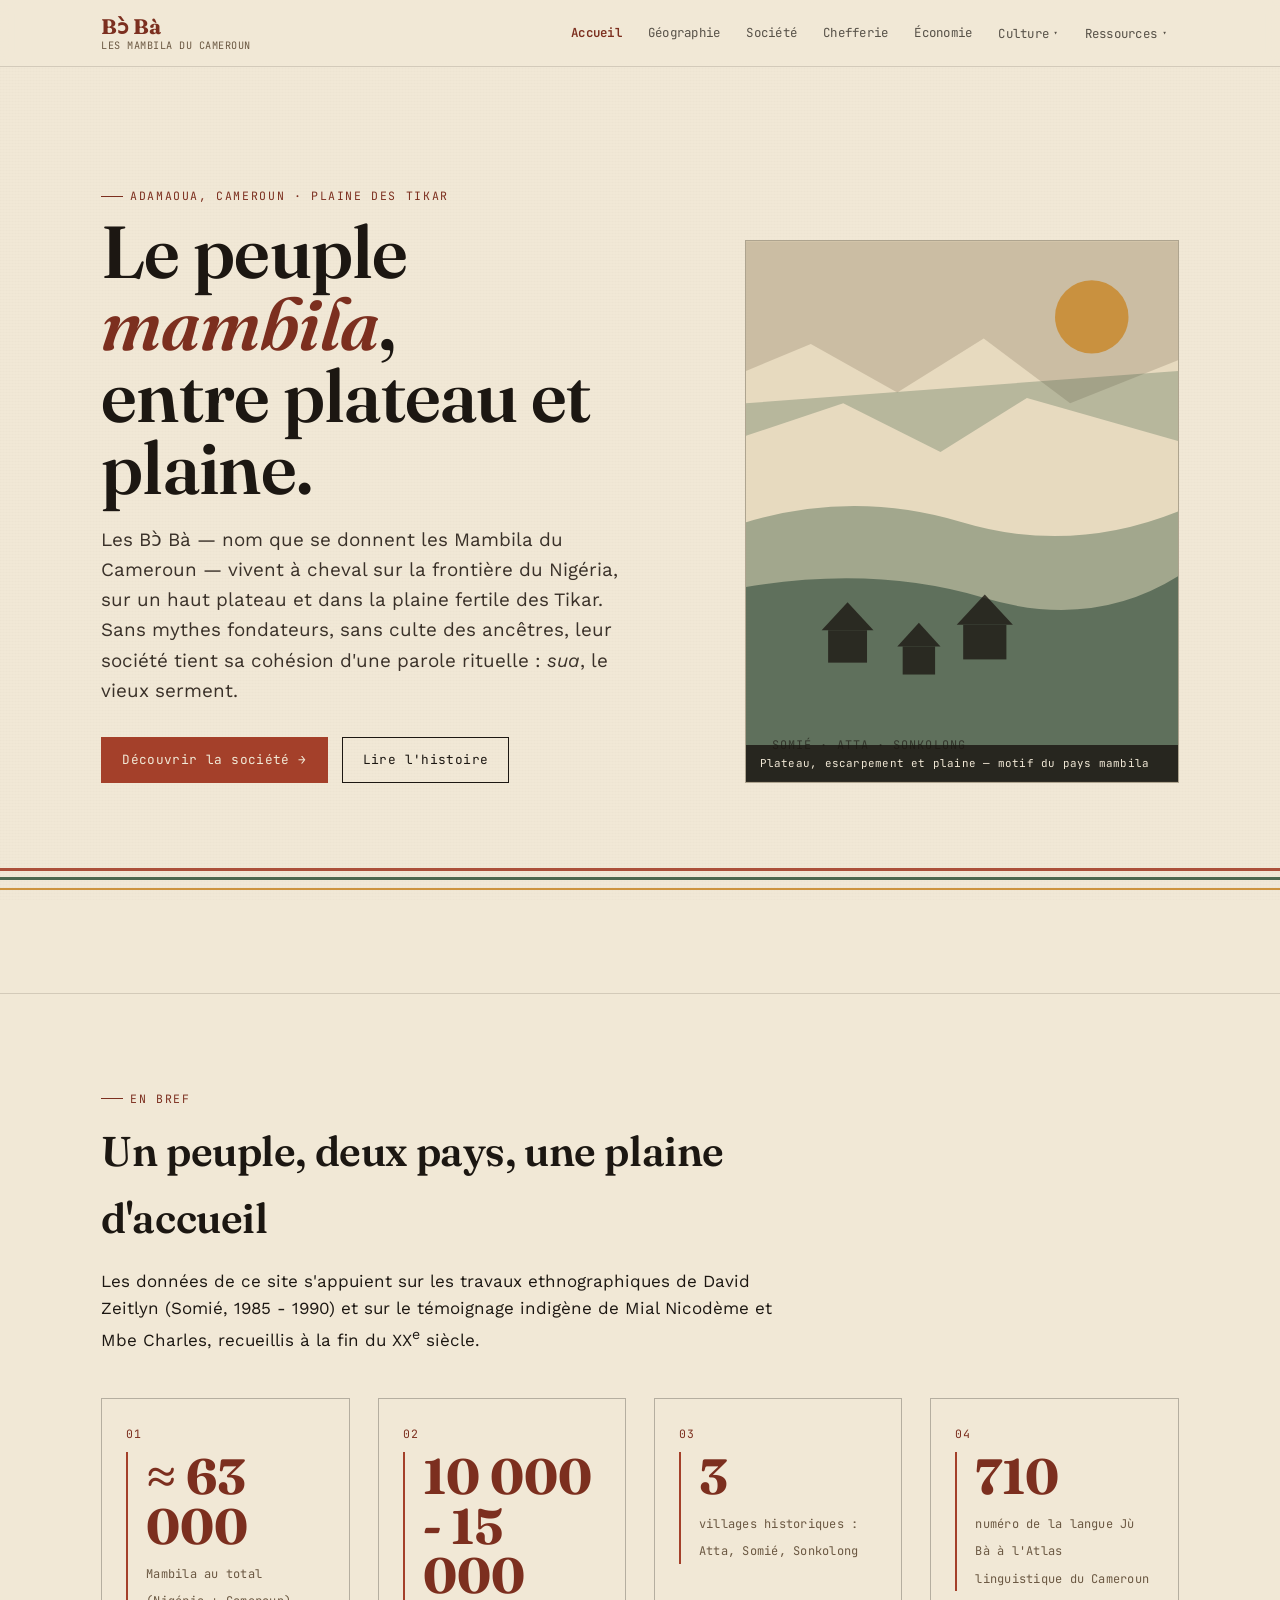
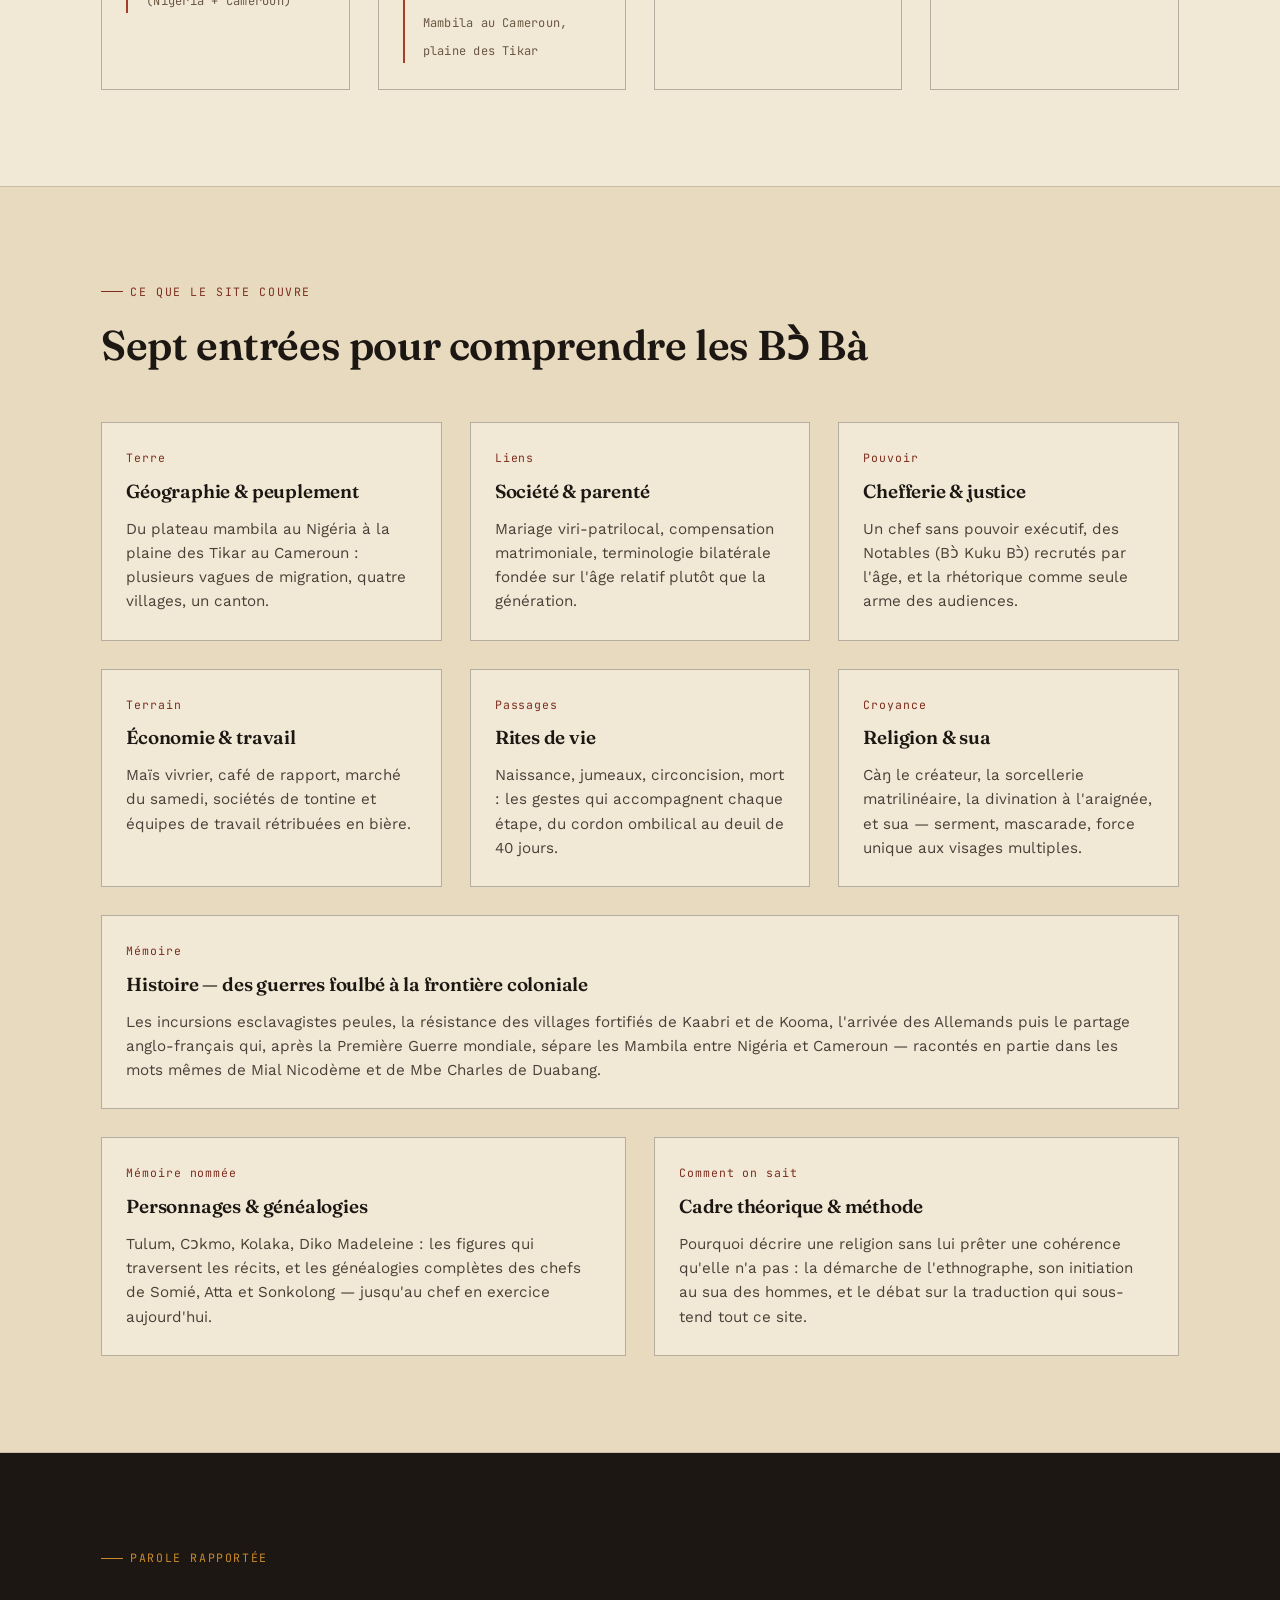
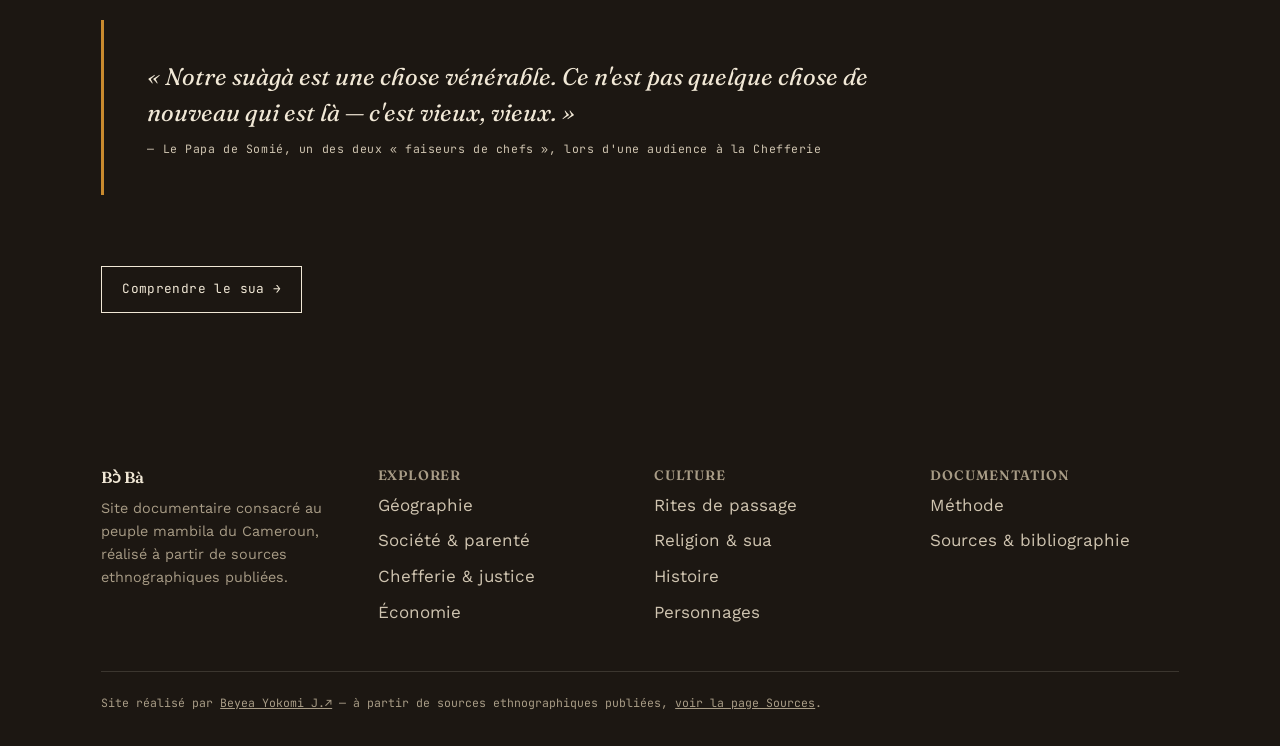
<file: index.html>
<!doctype html>
<html lang="fr">
<head>
<meta charset="UTF-8">
<meta name="viewport" content="width=device-width, initial-scale=1">
<title>Bɔ̀ Bà — Les Mambila du Cameroun</title>
<meta name="description" content="Portrait ethnographique du peuple mambila (Bɔ̀ Bà) de la plaine des Tikar, Adamaoua, Cameroun : géographie, société, chefferie, religion et histoire.">
<link rel="stylesheet" href="css/style.css">
</head>
<body>

<header class="site-header">
  <div class="nav-row">
    <a href="index.html" class="brand">
      <span class="mark">Bɔ̀ Bà</span>
      <span class="sub">Les Mambila du Cameroun</span>
    </a>
    <button class="nav-toggle" aria-label="Ouvrir le menu" aria-expanded="false">☰ Menu</button>
    <nav class="main">
      <a href="index.html" class="active">Accueil</a>
      <a href="geographie.html">Géographie</a>
      <a href="societe.html">Société</a>
      <a href="chefferie.html">Chefferie</a>
      <a href="economie.html">Économie</a>
      <div class="nav-group">
        <button type="button" class="nav-group__toggle" aria-expanded="false">Culture <span class="nav-group__chevron">▾</span></button>
        <div class="nav-group__menu">
          <a href="rites.html">Rites de passage</a>
          <a href="religion.html">Religion &amp; sua</a>
          <a href="histoire.html">Histoire</a>
          <a href="personnages.html">Personnages</a>
        </div>
      </div>
      <div class="nav-group">
        <button type="button" class="nav-group__toggle" aria-expanded="false">Ressources <span class="nav-group__chevron">▾</span></button>
        <div class="nav-group__menu">
          <a href="methode.html">Méthode</a>
          <a href="sources.html">Sources</a>
        </div>
      </div>
    </nav>
  </div>
</header>

<section class="hero">
  <div class="wrap">
    <div>
      <div class="eyebrow">Adamaoua, Cameroun · Plaine des Tikar</div>
      <h1>Le peuple <em>mambila</em>,<br>entre plateau et plaine.</h1>
      <p class="lede">Les Bɔ̀ Bà — nom que se donnent les Mambila du Cameroun — vivent à
      cheval sur la frontière du Nigéria, sur un haut plateau et dans la plaine fertile
      des Tikar. Sans mythes fondateurs, sans culte des ancêtres, leur société tient sa
      cohésion d'une parole rituelle : <em>sua</em>, le vieux serment.</p>
      <div class="hero-actions">
        <a href="societe.html" class="btn primary">Découvrir la société →</a>
        <a href="histoire.html" class="btn">Lire l'histoire</a>
      </div>
    </div>
    <div class="hero-fig">
      <svg viewBox="0 0 400 500" xmlns="http://www.w3.org/2000/svg">
        <rect width="400" height="500" fill="#e7dabf"/>
        <!-- schematic escarpment / plain -->
        <path d="M0,120 L60,95 L140,140 L220,90 L300,150 L400,110 L400,0 L0,0 Z" fill="#6b5842" opacity=".22"/>
        <path d="M0,180 L90,150 L180,195 L260,145 L400,185 L400,120 L0,150 Z" fill="#3b5a41" opacity=".28"/>
        <path d="M0,500 L0,260 Q100,230 200,260 T400,250 L400,500 Z" fill="#3b5a41" opacity=".4"/>
        <path d="M0,500 L0,320 Q120,300 220,330 T400,310 L400,500 Z" fill="#294435" opacity=".55"/>
        <!-- sun / chang -->
        <circle cx="320" cy="70" r="34" fill="#c98a2e" opacity=".85"/>
        <!-- village huts silhouettes -->
        <g fill="#1c1712" opacity=".78">
          <path d="M70,360 l24,-26 l24,26 z"/>
          <rect x="76" y="360" width="36" height="30"/>
          <path d="M140,375 l20,-22 l20,22 z"/>
          <rect x="145" y="375" width="30" height="26"/>
          <path d="M195,355 l26,-28 l26,28 z"/>
          <rect x="201" y="355" width="40" height="32"/>
        </g>
        <text x="24" y="470" font-family="JetBrains Mono, monospace" font-size="11" fill="#1c1712" opacity=".65" letter-spacing="1">SOMIÉ · ATTA · SONKOLONG</text>
      </svg>
      <div class="cap">Plateau, escarpement et plaine — motif du pays mambila</div>
    </div>
  </div>
  <div class="strata mt-lg"></div>
</section>

<section>
  <div class="wrap">
    <div class="section-head">
      <div class="eyebrow">En bref</div>
      <h2>Un peuple, deux pays, une plaine d'accueil</h2>
      <p>Les données de ce site s'appuient sur les travaux ethnographiques de David Zeitlyn
      (Somié, 1985 - 1990) et sur le témoignage indigène de Mial Nicodème et Mbe Charles,
      recueillis à la fin du XX<sup>e</sup> siècle.</p>
    </div>
    <div class="grid cols-4">
      <div class="card reveal">
        <span class="num">01</span>
        <div class="stat"><span class="n">≈ 63 000</span><span class="lab">Mambila au total (Nigéria + Cameroun)</span></div>
      </div>
      <div class="card reveal">
        <span class="num">02</span>
        <div class="stat"><span class="n">10 000 - 15 000</span><span class="lab">Mambila au Cameroun, plaine des Tikar</span></div>
      </div>
      <div class="card reveal">
        <span class="num">03</span>
        <div class="stat"><span class="n">3</span><span class="lab">villages historiques : Atta, Somié, Sonkolong</span></div>
      </div>
      <div class="card reveal">
        <span class="num">04</span>
        <div class="stat"><span class="n">710</span><span class="lab">numéro de la langue Jù Bà à l'Atlas linguistique du Cameroun</span></div>
      </div>
    </div>
  </div>
</section>

<section class="alt">
  <div class="wrap">
    <div class="section-head">
      <div class="eyebrow">Ce que le site couvre</div>
      <h2>Sept entrées pour comprendre les Bɔ̀ Bà</h2>
    </div>
    <div class="grid cols-3">
      <a href="geographie.html" class="card card-link reveal">
        <span class="num">Terre</span>
        <h3>Géographie &amp; peuplement</h3>
        <p>Du plateau mambila au Nigéria à la plaine des Tikar au Cameroun : plusieurs vagues
        de migration, quatre villages, un canton.</p>
      </a>
      <a href="societe.html" class="card card-link reveal">
        <span class="num">Liens</span>
        <h3>Société &amp; parenté</h3>
        <p>Mariage viri-patrilocal, compensation matrimoniale, terminologie bilatérale
        fondée sur l'âge relatif plutôt que la génération.</p>
      </a>
      <a href="chefferie.html" class="card card-link reveal">
        <span class="num">Pouvoir</span>
        <h3>Chefferie &amp; justice</h3>
        <p>Un chef sans pouvoir exécutif, des Notables (Bɔ̀ Kuku Bɔ̀) recrutés par l'âge,
        et la rhétorique comme seule arme des audiences.</p>
      </a>
      <a href="economie.html" class="card card-link reveal">
        <span class="num">Terrain</span>
        <h3>Économie &amp; travail</h3>
        <p>Maïs vivrier, café de rapport, marché du samedi, sociétés de tontine et
        équipes de travail rétribuées en bière.</p>
      </a>
      <a href="rites.html" class="card card-link reveal">
        <span class="num">Passages</span>
        <h3>Rites de vie</h3>
        <p>Naissance, jumeaux, circoncision, mort : les gestes qui accompagnent chaque
        étape, du cordon ombilical au deuil de 40 jours.</p>
      </a>
      <a href="religion.html" class="card card-link reveal">
        <span class="num">Croyance</span>
        <h3>Religion &amp; sua</h3>
        <p>Càŋ le créateur, la sorcellerie matrilinéaire, la divination à l'araignée, et
        sua — serment, mascarade, force unique aux visages multiples.</p>
      </a>
    </div>
    <div class="mt-md">
      <a href="histoire.html" class="card card-link card-link--block reveal">
        <span class="num">Mémoire</span>
        <h3>Histoire — des guerres foulbé à la frontière coloniale</h3>
        <p class="max-w-none">Les incursions esclavagistes peules, la résistance des villages fortifiés
        de Kaabri et de Kooma, l'arrivée des Allemands puis le partage anglo-français qui,
        après la Première Guerre mondiale, sépare les Mambila entre Nigéria et Cameroun —
        racontés en partie dans les mots mêmes de Mial Nicodème et de Mbe Charles de Duabang.</p>
      </a>
    </div>
    <div class="grid cols-2 mt-md">
      <a href="personnages.html" class="card card-link reveal">
        <span class="num">Mémoire nommée</span>
        <h3>Personnages &amp; généalogies</h3>
        <p>Tulum, Cɔkmo, Kolaka, Diko Madeleine : les figures qui traversent les récits, et les
        généalogies complètes des chefs de Somié, Atta et Sonkolong — jusqu'au chef en
        exercice aujourd'hui.</p>
      </a>
      <a href="methode.html" class="card card-link reveal">
        <span class="num">Comment on sait</span>
        <h3>Cadre théorique &amp; méthode</h3>
        <p>Pourquoi décrire une religion sans lui prêter une cohérence qu'elle n'a pas : la
        démarche de l'ethnographe, son initiation au sua des hommes, et le débat sur la
        traduction qui sous-tend tout ce site.</p>
      </a>
    </div>
  </div>
</section>

<section class="dark">
  <div class="wrap">
    <div class="eyebrow">Parole rapportée</div>
    <blockquote class="field field--dark">
      « Notre suàgà est une chose vénérable. Ce n'est pas quelque chose de nouveau qui
      est là — c'est vieux, vieux. »
      <cite>— Le Papa de Somié, un des deux « faiseurs de chefs », lors d'une audience à la Chefferie</cite>
    </blockquote>
    <a href="religion.html" class="btn btn--on-dark">Comprendre le sua →</a>
  </div>
</section>

<footer>
  <div class="wrap">
    <div class="grid cols-4">
      <div>
        <h4>Bɔ̀ Bà</h4>
        <p class="brand-desc">Site documentaire consacré au peuple mambila
        du Cameroun, réalisé à partir de sources ethnographiques publiées.</p>
      </div>
      <div>
        <h4 class="col-label">Explorer</h4>
        <ul class="linklist">
          <li><a href="geographie.html">Géographie</a></li>
          <li><a href="societe.html">Société &amp; parenté</a></li>
          <li><a href="chefferie.html">Chefferie &amp; justice</a></li>
          <li><a href="economie.html">Économie</a></li>
        </ul>
      </div>
      <div>
        <h4 class="col-label">Culture</h4>
        <ul class="linklist">
          <li><a href="rites.html">Rites de passage</a></li>
          <li><a href="religion.html">Religion &amp; sua</a></li>
          <li><a href="histoire.html">Histoire</a></li>
          <li><a href="personnages.html">Personnages</a></li>
        </ul>
      </div>
      <div>
        <h4 class="col-label">Documentation</h4>
        <ul class="linklist">
          <li><a href="methode.html">Méthode</a></li>
          <li><a href="sources.html">Sources &amp; bibliographie</a></li>
        </ul>
      </div>
    </div>
    <div class="foot-note">
      <span>Site réalisé par <a href="https://yokomi-potofolio.onrender.com/" target="_blank" rel="noopener">Beyea Yokomi J.↗</a> — à partir de sources ethnographiques publiées, <a href="sources.html">voir la page Sources</a>.</span>
      
    </div>
  </div>
</footer>

<script src="js/main.js"></script>
</body>
</html>
</file>
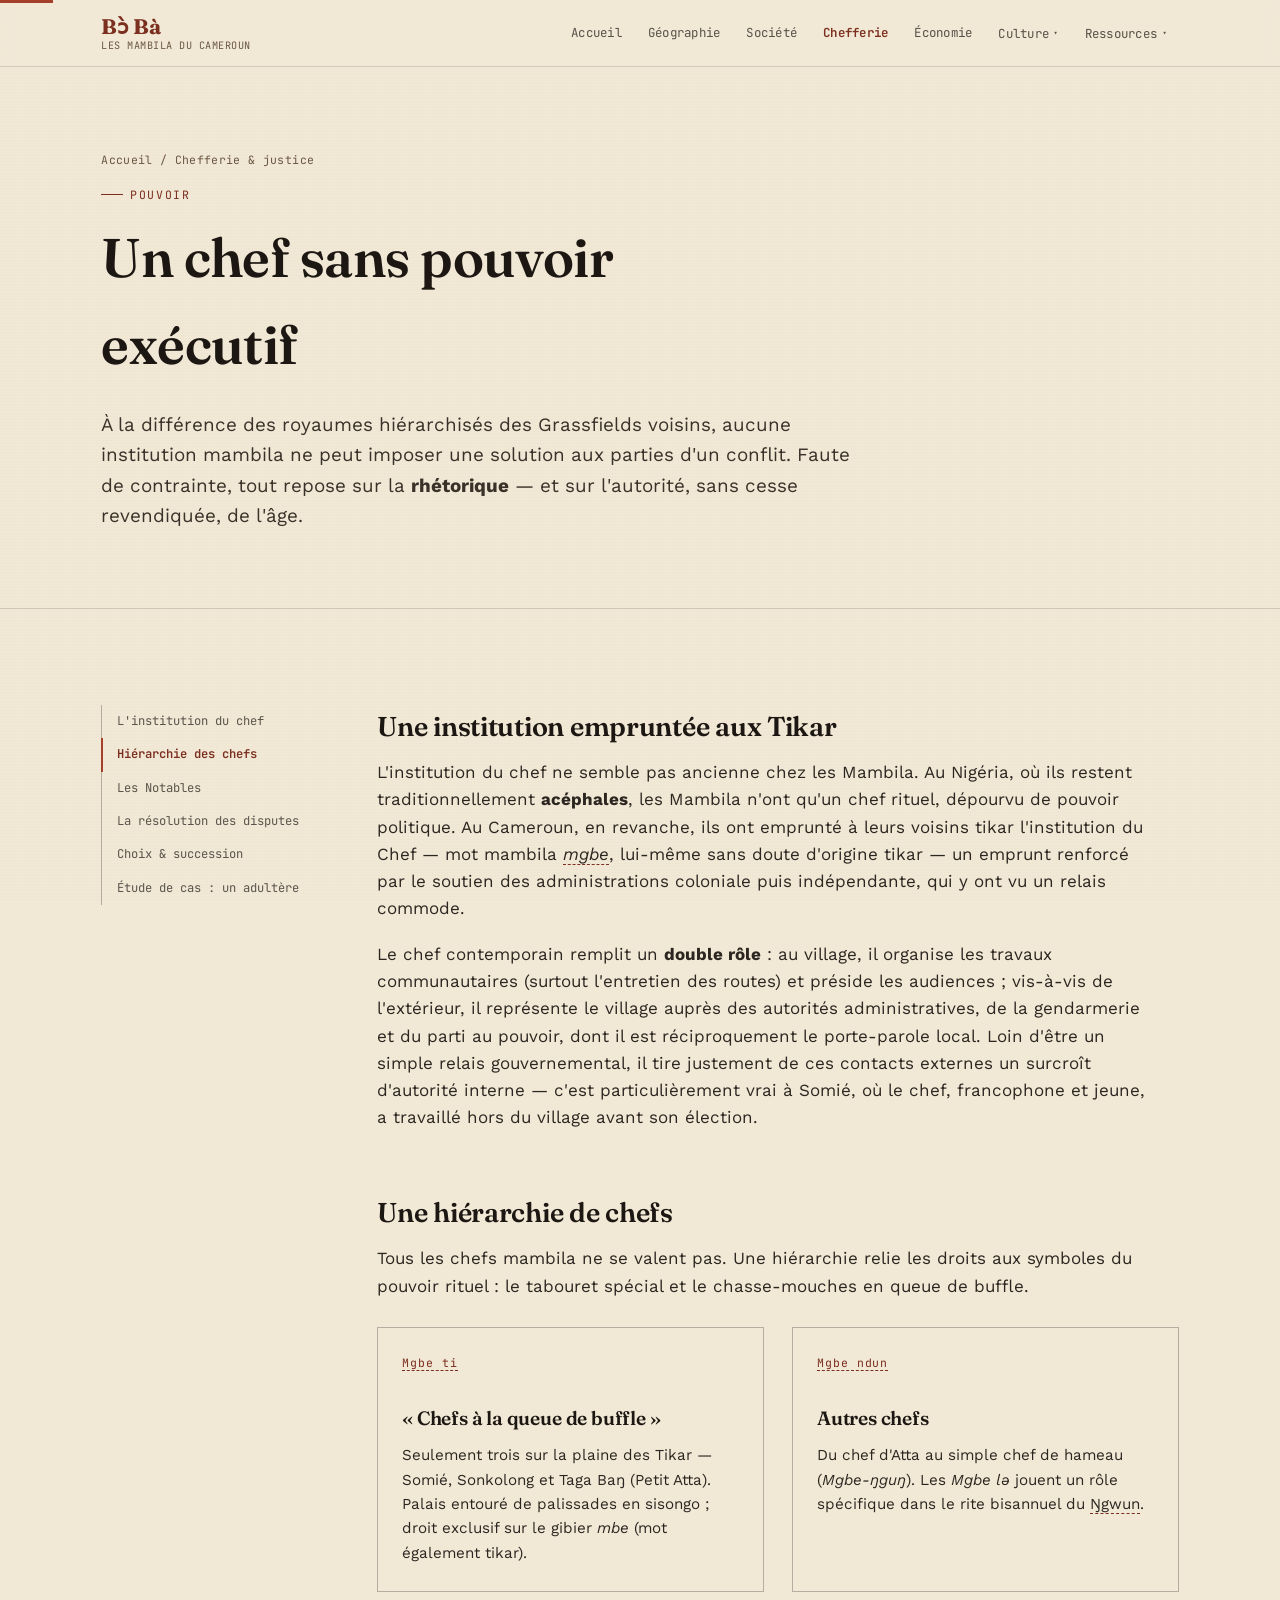
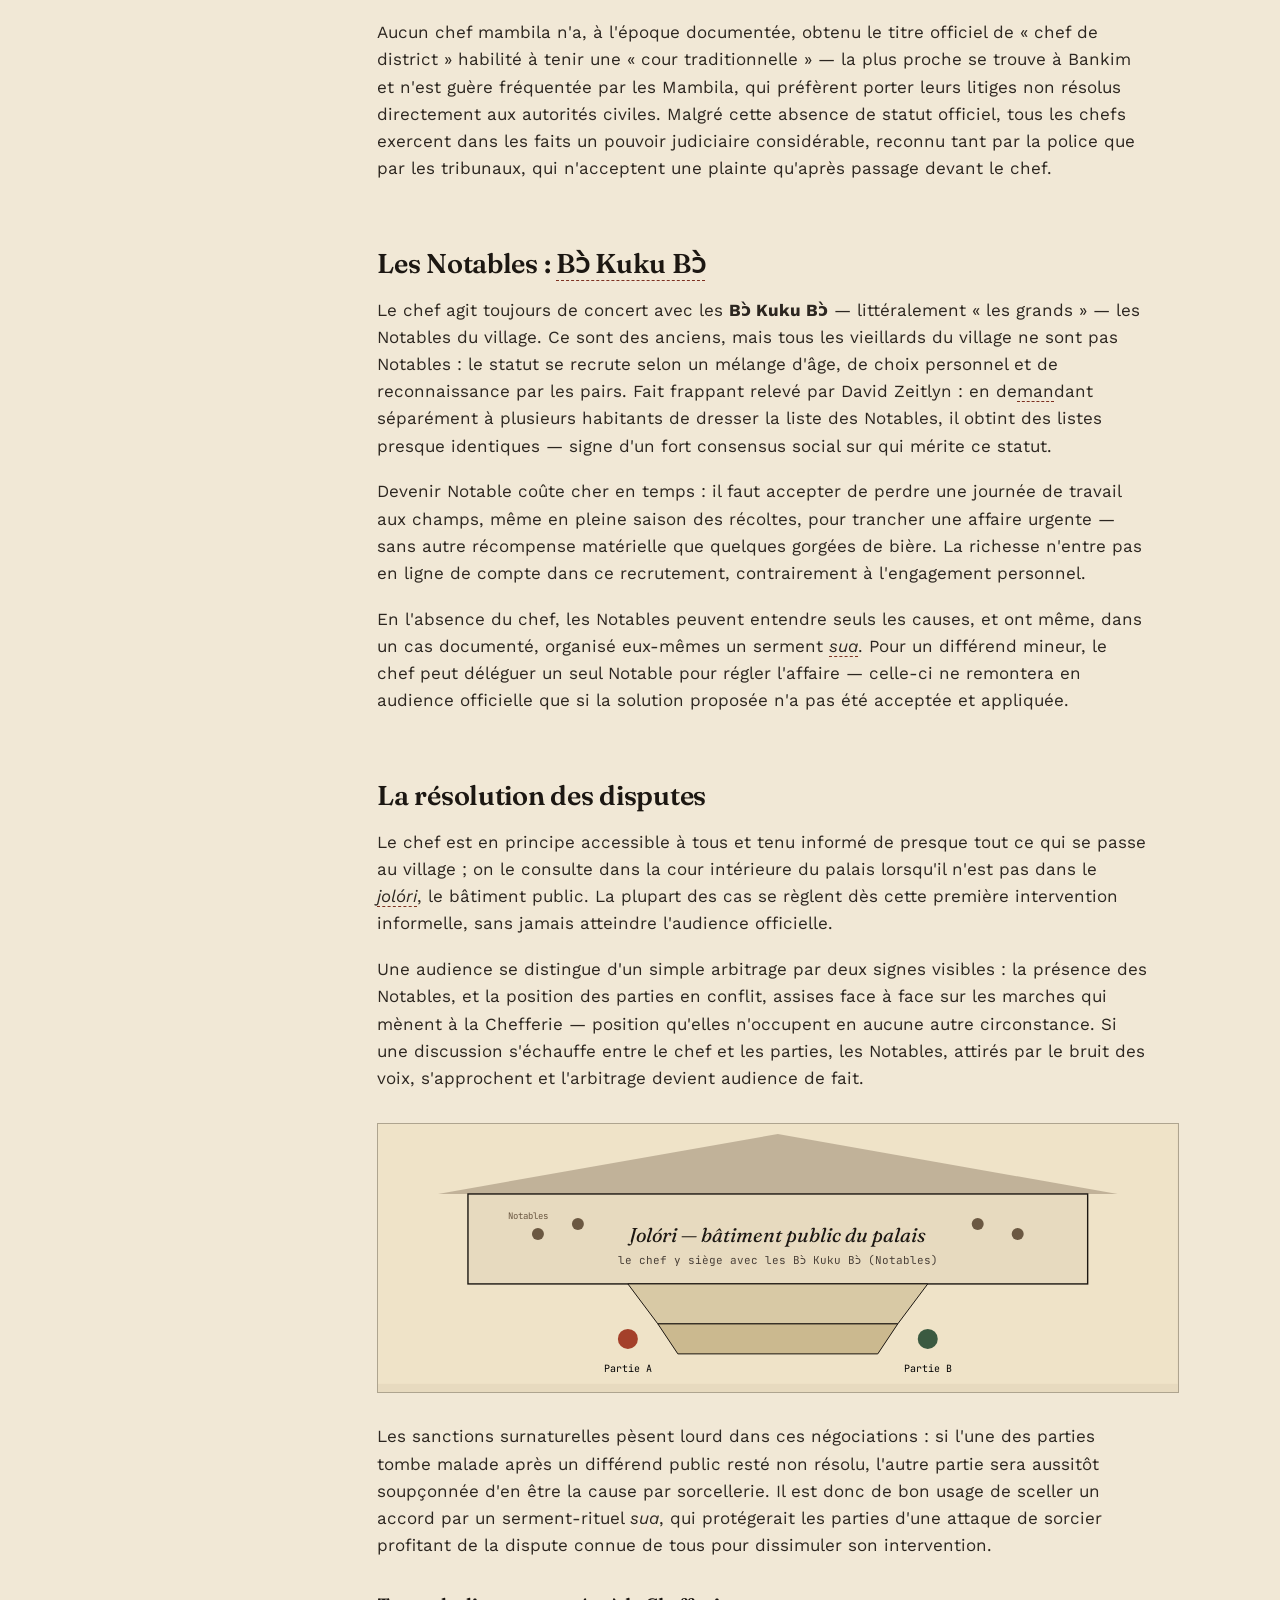
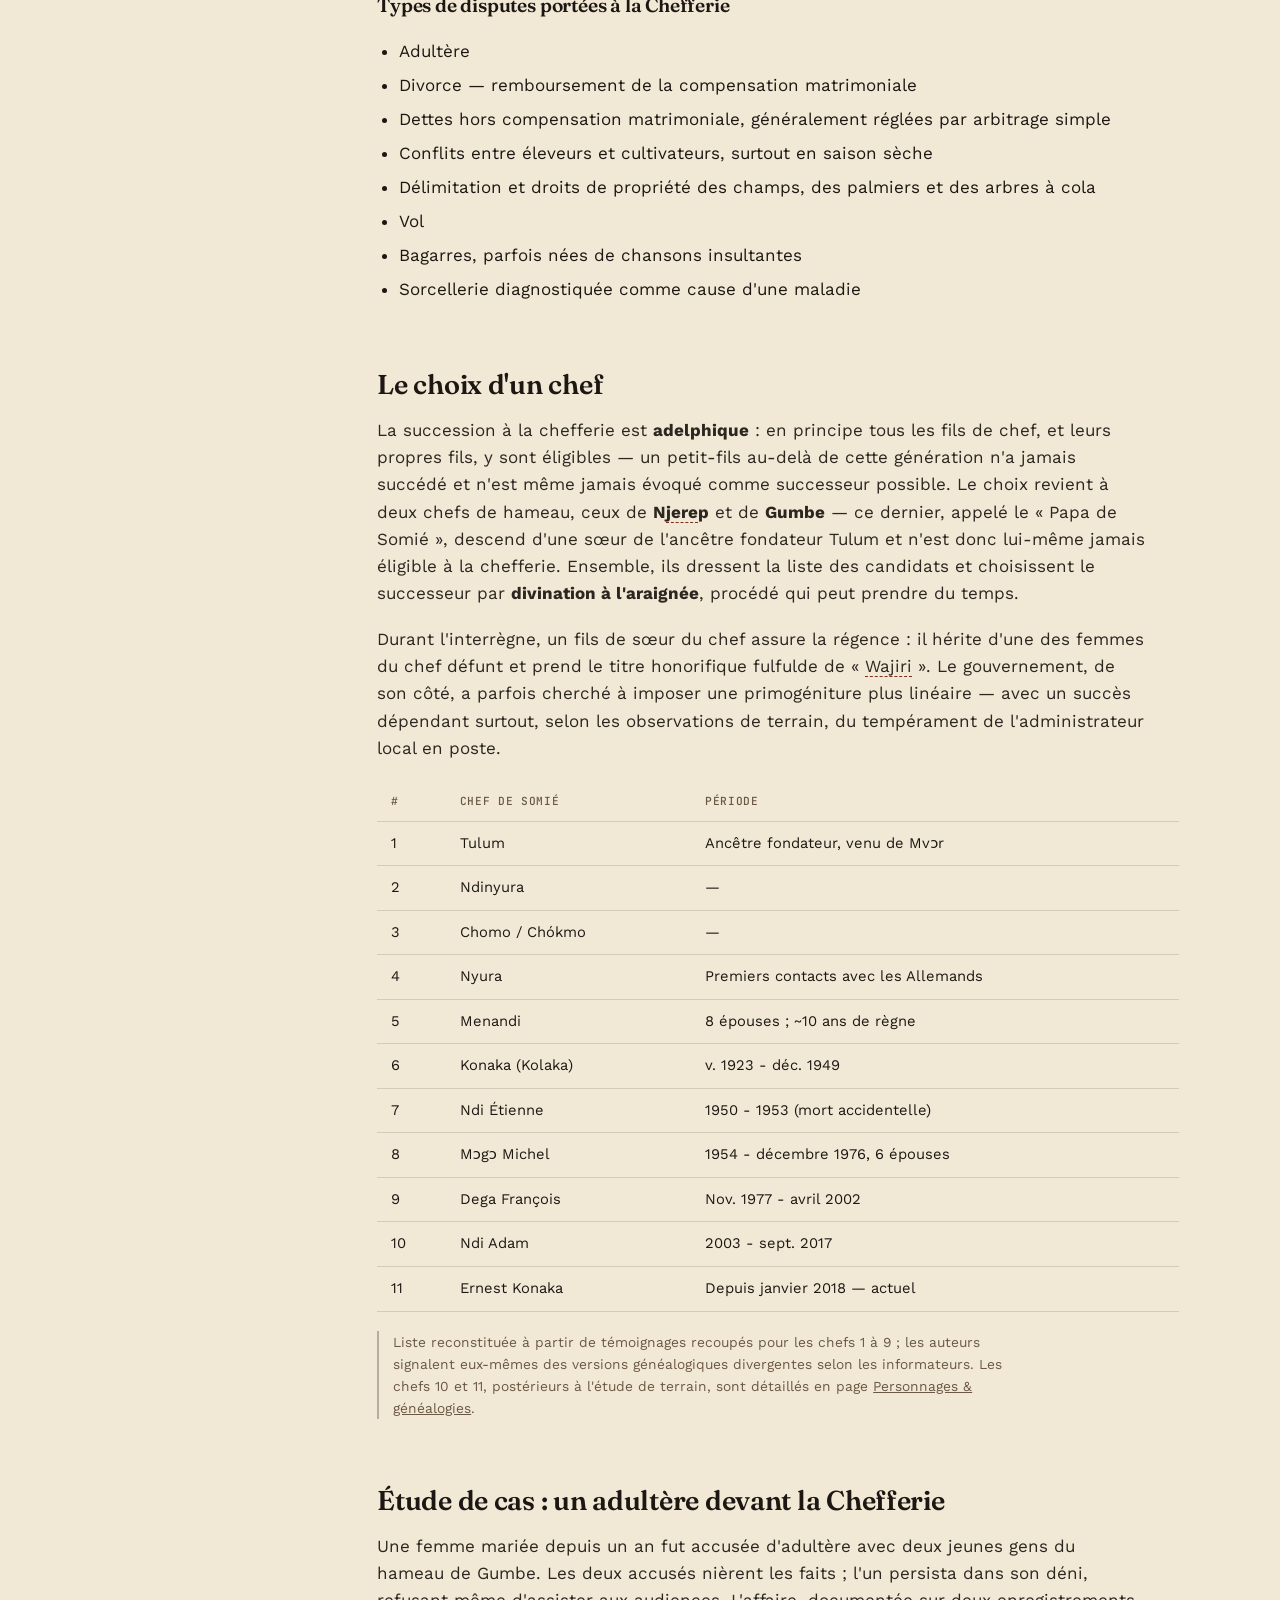
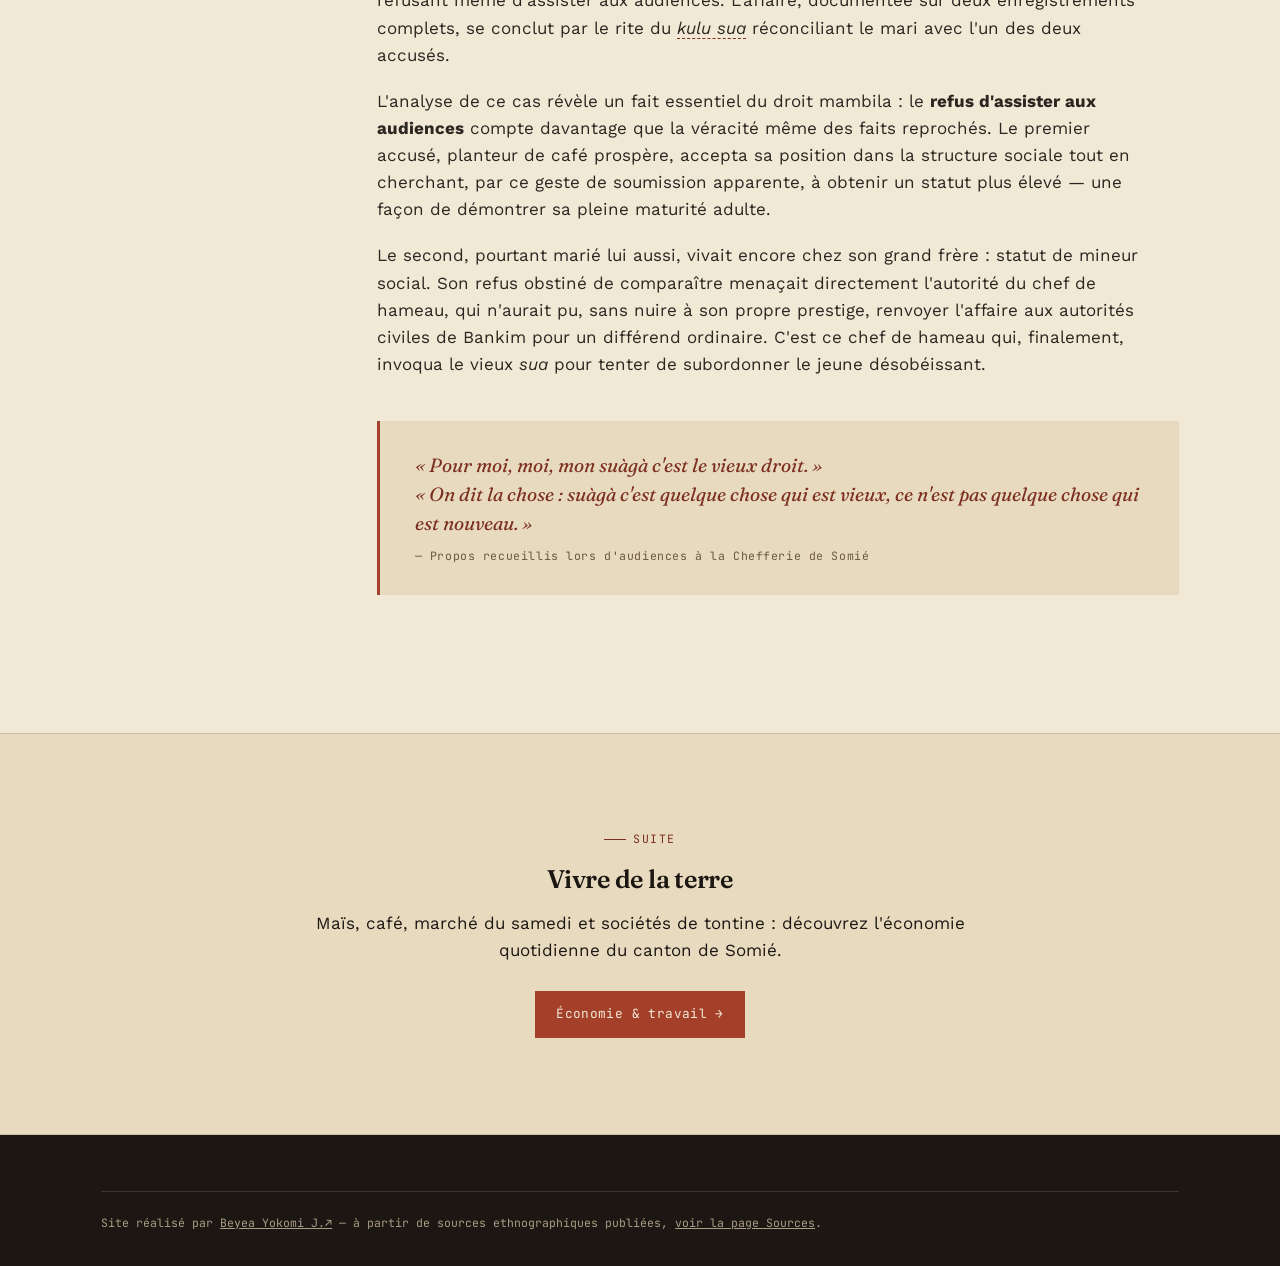
<file: chefferie.html>
<!doctype html>
<html lang="fr">
<head>
<meta charset="UTF-8">
<meta name="viewport" content="width=device-width, initial-scale=1">
<title>Chefferie &amp; justice — Bɔ̀ Bà</title>
<meta name="description" content="Le chef mambila, les Notables Bɔ̀ Kuku Bɔ̀, la résolution des disputes et le serment sua devant la Chefferie de Somié.">
<link rel="stylesheet" href="css/style.css">
</head>
<body>

<header class="site-header">
  <div class="nav-row">
    <a href="index.html" class="brand">
      <span class="mark">Bɔ̀ Bà</span>
      <span class="sub">Les Mambila du Cameroun</span>
    </a>
    <button class="nav-toggle" aria-label="Ouvrir le menu" aria-expanded="false">☰ Menu</button>
    <nav class="main">
      <a href="index.html">Accueil</a>
      <a href="geographie.html">Géographie</a>
      <a href="societe.html">Société</a>
      <a href="chefferie.html" class="active">Chefferie</a>
      <a href="economie.html">Économie</a>
      <div class="nav-group">
        <button type="button" class="nav-group__toggle" aria-expanded="false">Culture <span class="nav-group__chevron">▾</span></button>
        <div class="nav-group__menu">
          <a href="rites.html">Rites de passage</a>
          <a href="religion.html">Religion &amp; sua</a>
          <a href="histoire.html">Histoire</a>
          <a href="personnages.html">Personnages</a>
        </div>
      </div>
      <div class="nav-group">
        <button type="button" class="nav-group__toggle" aria-expanded="false">Ressources <span class="nav-group__chevron">▾</span></button>
        <div class="nav-group__menu">
          <a href="methode.html">Méthode</a>
          <a href="sources.html">Sources</a>
        </div>
      </div>
    </nav>
  </div>
</header>

<section class="page-hero">
  <div class="wrap">
    <div class="breadcrumb"><a href="index.html">Accueil</a> / Chefferie &amp; justice</div>
    <div class="eyebrow">Pouvoir</div>
    <h1>Un chef sans pouvoir exécutif</h1>
    <p class="lede">À la différence des royaumes hiérarchisés des Grassfields voisins, aucune
    institution mambila ne peut imposer une solution aux parties d'un conflit. Faute de
    contrainte, tout repose sur la <strong>rhétorique</strong> — et sur l'autorité, sans cesse
    revendiquée, de l'âge.</p>
  </div>
</section>

<section>
  <div class="wrap article-grid">
    <nav class="article-nav">
      <span class="lab">Sur cette page</span>
      <ul>
        <li><a href="#institution">L'institution du chef</a></li>
        <li><a href="#hierarchie">Hiérarchie des chefs</a></li>
        <li><a href="#notables">Les Notables</a></li>
        <li><a href="#disputes">La résolution des disputes</a></li>
        <li><a href="#succession">Choix &amp; succession</a></li>
        <li><a href="#cas">Étude de cas : un adultère</a></li>
      </ul>
    </nav>

    <div class="prose">

      <h2 id="institution">Une institution empruntée aux Tikar</h2>
      <p>L'institution du chef ne semble pas ancienne chez les Mambila. Au Nigéria, où ils
      restent traditionnellement <strong>acéphales</strong>, les Mambila n'ont qu'un chef
      rituel, dépourvu de pouvoir politique. Au Cameroun, en revanche, ils ont emprunté à leurs
      voisins tikar l'institution du Chef — mot mambila <em>mgbe</em>, lui-même sans doute
      d'origine tikar — un emprunt renforcé par le soutien des administrations coloniale puis
      indépendante, qui y ont vu un relais commode.</p>
      <p>Le chef contemporain remplit un <strong>double rôle</strong> : au village, il organise
      les travaux communautaires (surtout l'entretien des routes) et préside les audiences ;
      vis-à-vis de l'extérieur, il représente le village auprès des autorités administratives,
      de la gendarmerie et du parti au pouvoir, dont il est réciproquement le porte-parole
      local. Loin d'être un simple relais gouvernemental, il tire justement de ces contacts
      externes un surcroît d'autorité interne — c'est particulièrement vrai à Somié, où le chef,
      francophone et jeune, a travaillé hors du village avant son élection.</p>

      <h2 id="hierarchie">Une hiérarchie de chefs</h2>
      <p>Tous les chefs mambila ne se valent pas. Une hiérarchie relie les droits aux symboles
      du pouvoir rituel : le tabouret spécial et le chasse-mouches en queue de buffle.</p>

      <div class="grid cols-2 my-block">
        <div class="card">
          <span class="num">Mgbe ti</span>
          <h3>« Chefs à la queue de buffle »</h3>
          <p>Seulement trois sur la plaine des Tikar — Somié, Sonkolong et Taga Baŋ (Petit
          Atta). Palais entouré de palissades en sisongo ; droit exclusif sur le gibier
          <em>mbe</em> (mot également tikar).</p>
        </div>
        <div class="card">
          <span class="num">Mgbe ndun</span>
          <h3>Autres chefs</h3>
          <p>Du chef d'Atta au simple chef de hameau (<em>Mgbe-ŋguŋ</em>). Les <em>Mgbe lə</em>
          jouent un rôle spécifique dans le rite bisannuel du Ŋgwun.</p>
        </div>
      </div>

      <p>Aucun chef mambila n'a, à l'époque documentée, obtenu le titre officiel de « chef de
      district » habilité à tenir une « cour traditionnelle » — la plus proche se trouve à
      Bankim et n'est guère fréquentée par les Mambila, qui préfèrent porter leurs litiges non
      résolus directement aux autorités civiles. Malgré cette absence de statut officiel, tous
      les chefs exercent dans les faits un pouvoir judiciaire considérable, reconnu tant par la
      police que par les tribunaux, qui n'acceptent une plainte qu'après passage devant le
      chef.</p>

      <h2 id="notables">Les Notables : Bɔ̀ Kuku Bɔ̀</h2>
      <p>Le chef agit toujours de concert avec les <strong>Bɔ̀ Kuku Bɔ̀</strong> — littéralement
      « les grands » — les Notables du village. Ce sont des anciens, mais tous les vieillards du
      village ne sont pas Notables : le statut se recrute selon un mélange d'âge, de choix
      personnel et de reconnaissance par les pairs. Fait frappant relevé par David Zeitlyn : en
      demandant séparément à plusieurs habitants de dresser la liste des Notables, il obtint des
      listes presque identiques — signe d'un fort consensus social sur qui mérite ce statut.</p>
      <p>Devenir Notable coûte cher en temps : il faut accepter de perdre une journée de travail
      aux champs, même en pleine saison des récoltes, pour trancher une affaire urgente — sans
      autre récompense matérielle que quelques gorgées de bière. La richesse n'entre pas en
      ligne de compte dans ce recrutement, contrairement à l'engagement personnel.</p>
      <p>En l'absence du chef, les Notables peuvent entendre seuls les causes, et ont même,
      dans un cas documenté, organisé eux-mêmes un serment <em>sua</em>. Pour un différend
      mineur, le chef peut déléguer un seul Notable pour régler l'affaire — celle-ci ne
      remontera en audience officielle que si la solution proposée n'a pas été acceptée et
      appliquée.</p>

      <h2 id="disputes">La résolution des disputes</h2>
      <p>Le chef est en principe accessible à tous et tenu informé de presque tout ce qui se
      passe au village ; on le consulte dans la cour intérieure du palais lorsqu'il n'est pas
      dans le <em>jolóri</em>, le bâtiment public. La plupart des cas se règlent dès cette
      première intervention informelle, sans jamais atteindre l'audience officielle.</p>
      <p>Une audience se distingue d'un simple arbitrage par deux signes visibles : la présence
      des Notables, et la position des parties en conflit, assises face à face sur les marches
      qui mènent à la Chefferie — position qu'elles n'occupent en aucune autre circonstance. Si
      une discussion s'échauffe entre le chef et les parties, les Notables, attirés par le bruit
      des voix, s'approchent et l'arbitrage devient audience de fait.</p>

      <div class="figure">
        <div class="map-box map-box--flush">
          <svg viewBox="0 0 800 260" xmlns="http://www.w3.org/2000/svg" role="img" aria-label="Schéma de la véranda du palais du chef, jolori, avec marches et emplacement des parties en conflit">
            <rect width="800" height="260" fill="#efe3c8"/>
            <!-- jolori roof -->
            <path d="M60,70 L400,10 L740,70 Z" fill="#6b5842" opacity=".35"/>
            <rect x="90" y="70" width="620" height="90" fill="#e7dabf" stroke="#1c1712" stroke-width="1.4"/>
            <text x="400" y="118" text-anchor="middle" font-family="Fraunces, serif" font-style="italic" font-size="20" fill="#1c1712">Jolóri — bâtiment public du palais</text>
            <text x="400" y="140" text-anchor="middle" font-family="JetBrains Mono, monospace" font-size="11" fill="#4a4038">le chef y siège avec les Bɔ̀ Kuku Bɔ̀ (Notables)</text>

            <!-- steps -->
            <path d="M250,160 L550,160 L520,200 L280,200 Z" fill="#d8c9a5" stroke="#1c1712" stroke-width="1"/>
            <path d="M280,200 L520,200 L500,230 L300,230 Z" fill="#cbb98f" stroke="#1c1712" stroke-width="1"/>

            <!-- parties -->
            <circle cx="250" cy="215" r="10" fill="#a4402a"/>
            <text x="250" y="248" text-anchor="middle" font-family="JetBrains Mono, monospace" font-size="10">Partie A</text>
            <circle cx="550" cy="215" r="10" fill="#3b5a41"/>
            <text x="550" y="248" text-anchor="middle" font-family="JetBrains Mono, monospace" font-size="10">Partie B</text>

            <!-- notables dots -->
            <g fill="#6b5842">
              <circle cx="160" cy="110" r="6"/><circle cx="200" cy="100" r="6"/>
              <circle cx="600" cy="100" r="6"/><circle cx="640" cy="110" r="6"/>
            </g>
            <text x="130" y="95" font-family="JetBrains Mono, monospace" font-size="9" fill="#6b5842">Notables</text>
          </svg>
        </div>
      </div>

      <p>Les sanctions surnaturelles pèsent lourd dans ces négociations : si l'une des parties
      tombe malade après un différend public resté non résolu, l'autre partie sera aussitôt
      soupçonnée d'en être la cause par sorcellerie. Il est donc de bon usage de sceller un
      accord par un serment-rituel <em>sua</em>, qui protégerait les parties d'une attaque de
      sorcier profitant de la dispute connue de tous pour dissimuler son intervention.</p>

      <h3>Types de disputes portées à la Chefferie</h3>
      <ul>
        <li>Adultère</li>
        <li>Divorce — remboursement de la compensation matrimoniale</li>
        <li>Dettes hors compensation matrimoniale, généralement réglées par arbitrage simple</li>
        <li>Conflits entre éleveurs et cultivateurs, surtout en saison sèche</li>
        <li>Délimitation et droits de propriété des champs, des palmiers et des arbres à cola</li>
        <li>Vol</li>
        <li>Bagarres, parfois nées de chansons insultantes</li>
        <li>Sorcellerie diagnostiquée comme cause d'une maladie</li>
      </ul>

      <h2 id="succession">Le choix d'un chef</h2>
      <p>La succession à la chefferie est <strong>adelphique</strong> : en principe tous les
      fils de chef, et leurs propres fils, y sont éligibles — un petit-fils au-delà de cette
      génération n'a jamais succédé et n'est même jamais évoqué comme successeur possible. Le
      choix revient à deux chefs de hameau, ceux de <strong>Njerep</strong> et de
      <strong>Gumbe</strong> — ce dernier, appelé le « Papa de Somié », descend d'une sœur de
      l'ancêtre fondateur Tulum et n'est donc lui-même jamais éligible à la chefferie. Ensemble,
      ils dressent la liste des candidats et choisissent le successeur par
      <strong>divination à l'araignée</strong>, procédé qui peut prendre du temps.</p>
      <p>Durant l'interrègne, un fils de sœur du chef assure la régence : il hérite d'une des
      femmes du chef défunt et prend le titre honorifique fulfulde de « Wajiri ». Le
      gouvernement, de son côté, a parfois cherché à imposer une primogéniture plus linéaire —
      avec un succès dépendant surtout, selon les observations de terrain, du tempérament de
      l'administrateur local en poste.</p>

      <table class="data">
        <thead><tr><th>#</th><th>Chef de Somié</th><th>Période</th></tr></thead>
        <tbody>
          <tr><td>1</td><td>Tulum</td><td>Ancêtre fondateur, venu de Mvɔr</td></tr>
          <tr><td>2</td><td>Ndinyura</td><td>—</td></tr>
          <tr><td>3</td><td>Chomo / Chókmo</td><td>—</td></tr>
          <tr><td>4</td><td>Nyura</td><td>Premiers contacts avec les Allemands</td></tr>
          <tr><td>5</td><td>Menandi</td><td>8 épouses ; ~10 ans de règne</td></tr>
          <tr><td>6</td><td>Konaka (Kolaka)</td><td>v. 1923 - déc. 1949</td></tr>
          <tr><td>7</td><td>Ndi Étienne</td><td>1950 - 1953 (mort accidentelle)</td></tr>
          <tr><td>8</td><td>Mɔgɔ Michel</td><td>1954 - décembre 1976, 6 épouses</td></tr>
          <tr><td>9</td><td>Dega François</td><td>Nov. 1977 - avril 2002</td></tr>
          <tr><td>10</td><td>Ndi Adam</td><td>2003 - sept. 2017</td></tr>
          <tr><td>11</td><td>Ernest Konaka</td><td>Depuis janvier 2018 — actuel</td></tr>
        </tbody>
      </table>
      <p class="note">Liste reconstituée à partir de témoignages recoupés pour les chefs 1 à 9 ;
      les auteurs signalent eux-mêmes des versions généalogiques divergentes selon les
      informateurs. Les chefs 10 et 11, postérieurs à l'étude de terrain, sont détaillés en page
      <a href="personnages.html">Personnages &amp; généalogies</a>.</p>

      <h2 id="cas">Étude de cas : un adultère devant la Chefferie</h2>
      <p>Une femme mariée depuis un an fut accusée d'adultère avec deux jeunes gens du hameau de
      Gumbe. Les deux accusés nièrent les faits ; l'un persista dans son déni, refusant même
      d'assister aux audiences. L'affaire, documentée sur deux enregistrements complets, se
      conclut par le rite du <em>kulu sua</em> réconciliant le mari avec l'un des deux
      accusés.</p>
      <p>L'analyse de ce cas révèle un fait essentiel du droit mambila : le
      <strong>refus d'assister aux audiences</strong> compte davantage que la véracité même
      des faits reprochés. Le premier accusé, planteur de café prospère, accepta sa position
      dans la structure sociale tout en cherchant, par ce geste de soumission apparente, à
      obtenir un statut plus élevé — une façon de démontrer sa pleine maturité adulte.</p>
      <p>Le second, pourtant marié lui aussi, vivait encore chez son grand frère : statut de
      mineur social. Son refus obstiné de comparaître menaçait directement l'autorité du chef
      de hameau, qui n'aurait pu, sans nuire à son propre prestige, renvoyer l'affaire aux
      autorités civiles de Bankim pour un différend ordinaire. C'est ce chef de hameau qui,
      finalement, invoqua le vieux <em>sua</em> pour tenter de subordonner le jeune
      désobéissant.</p>

      <blockquote class="field">
        « Pour moi, moi, mon suàgà c'est le vieux droit. »<br>
        « On dit la chose : suàgà c'est quelque chose qui est vieux, ce n'est pas quelque chose
        qui est nouveau. »
        <cite>— Propos recueillis lors d'audiences à la Chefferie de Somié</cite>
      </blockquote>

    </div>
  </div>
</section>

<section class="alt">
  <div class="wrap cta-block">
    <div class="eyebrow">Suite</div>
    <h2>Vivre de la terre</h2>
    <p>Maïs, café, marché du samedi et sociétés de tontine : découvrez l'économie
    quotidienne du canton de Somié.</p>
    <a href="economie.html" class="btn primary">Économie &amp; travail →</a>
  </div>
</section>

<footer>
  <div class="wrap">
        <div class="foot-note">
      <span>Site réalisé par <a href="https://yokomi-potofolio.onrender.com/" target="_blank" rel="noopener">Beyea Yokomi J.↗</a> — à partir de sources ethnographiques publiées, <a href="sources.html">voir la page Sources</a>.</span>
      
    </div>
  </div>
</footer>

<script src="js/lexicon-data.js"></script>
<script src="js/main.js"></script>
<script src="js/lexicon.js"></script>
</body>
</html>
</file>
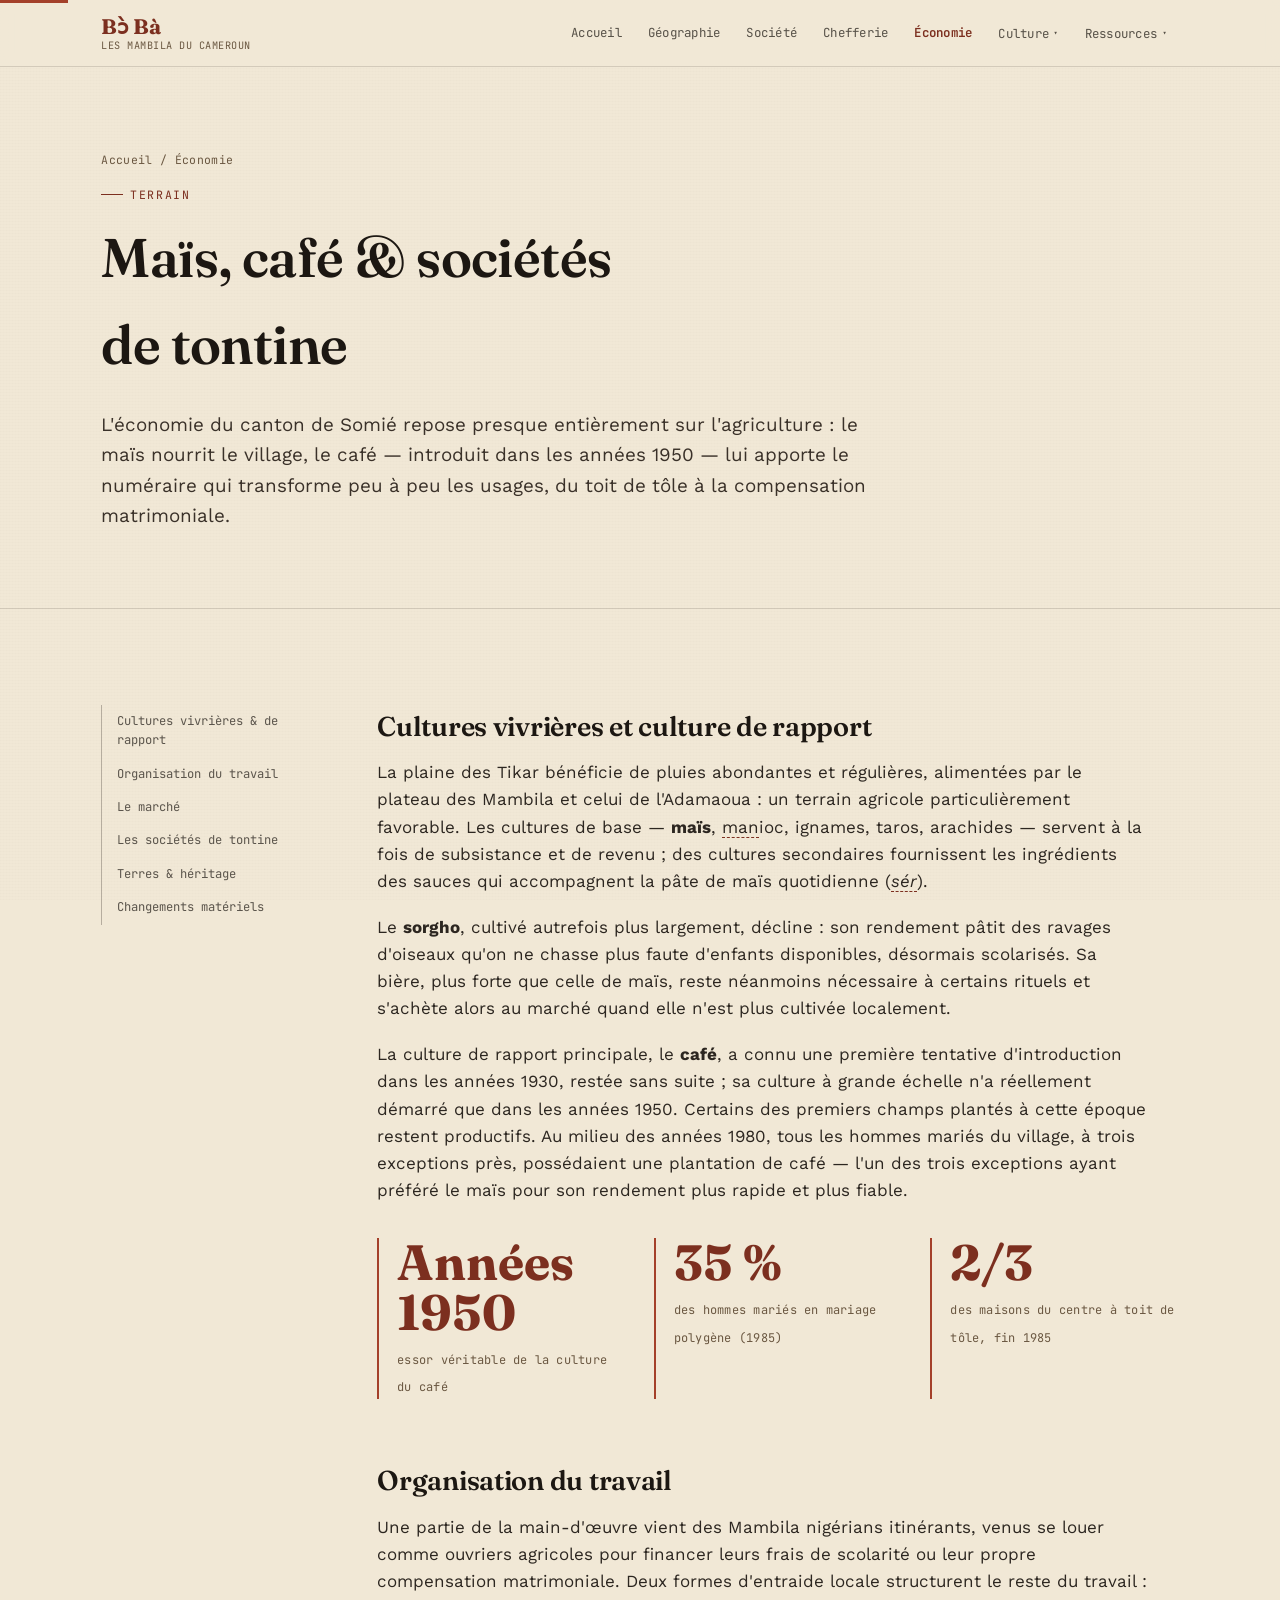
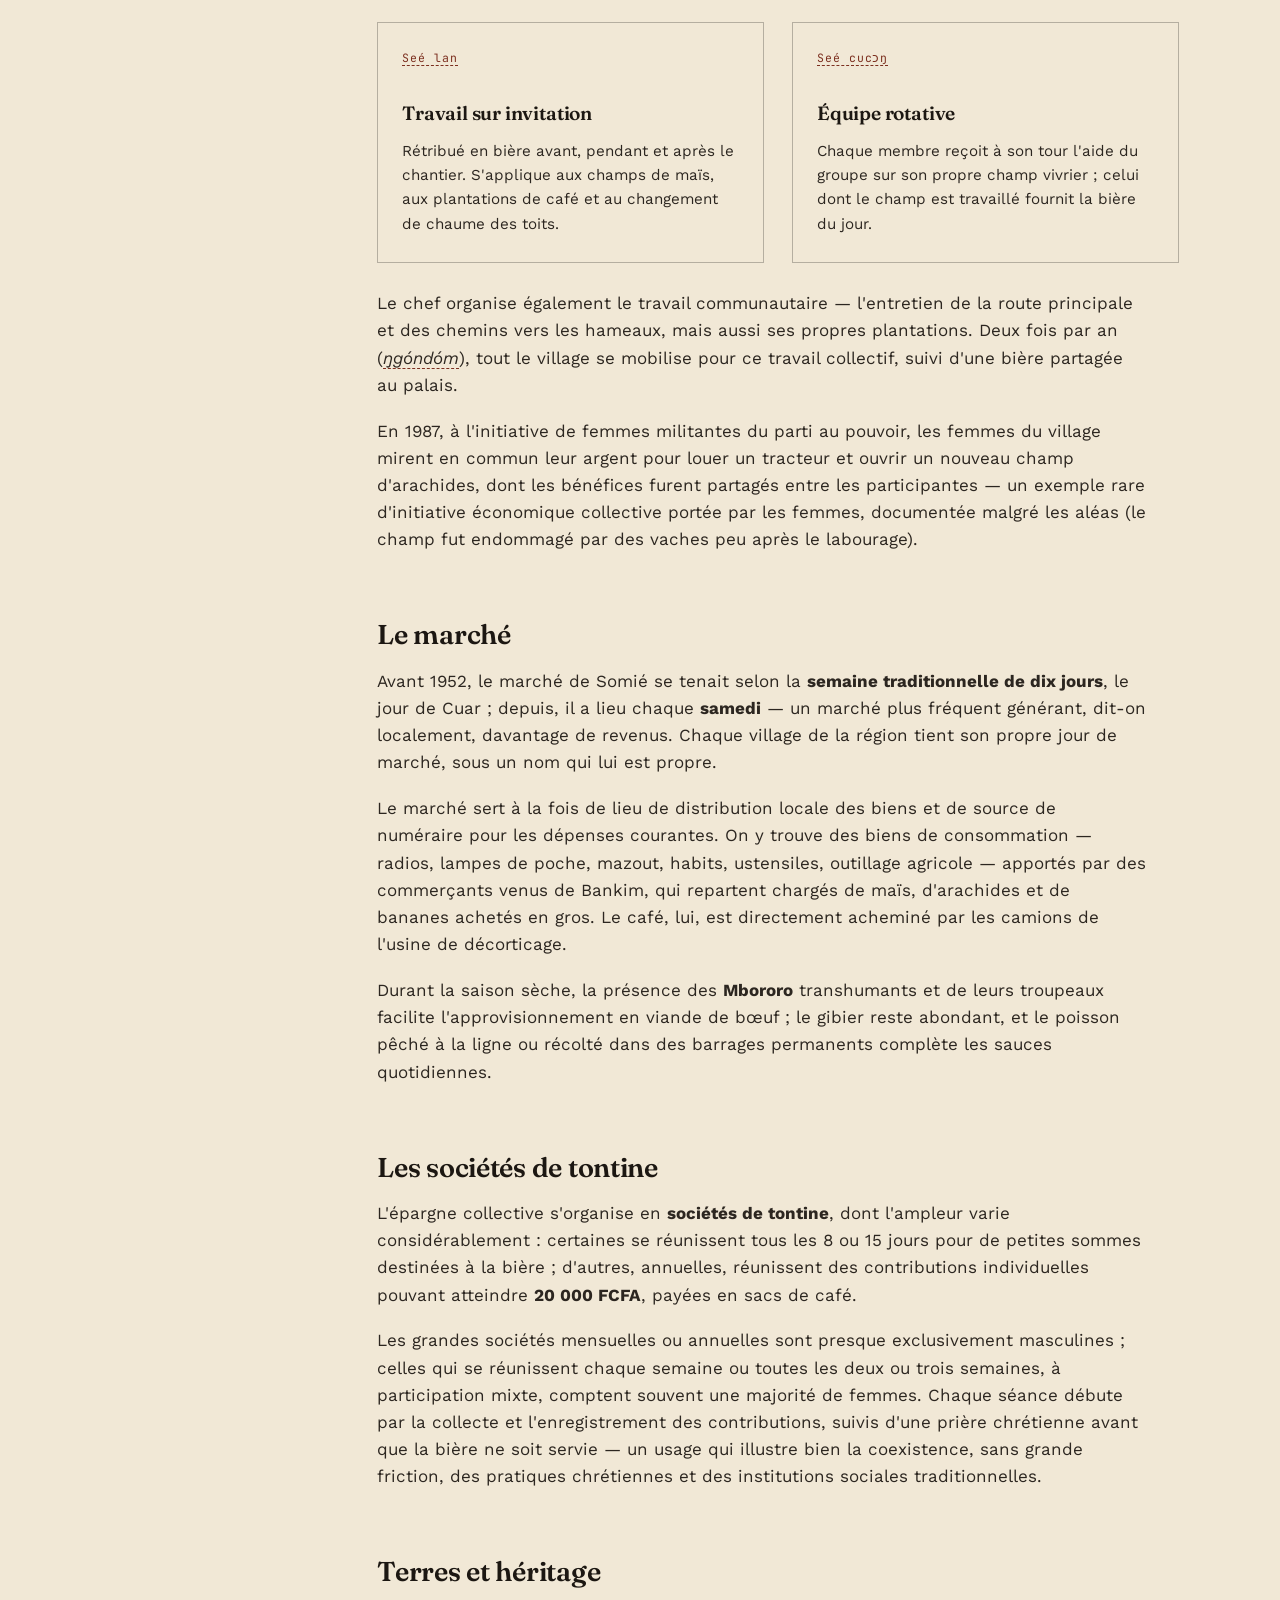
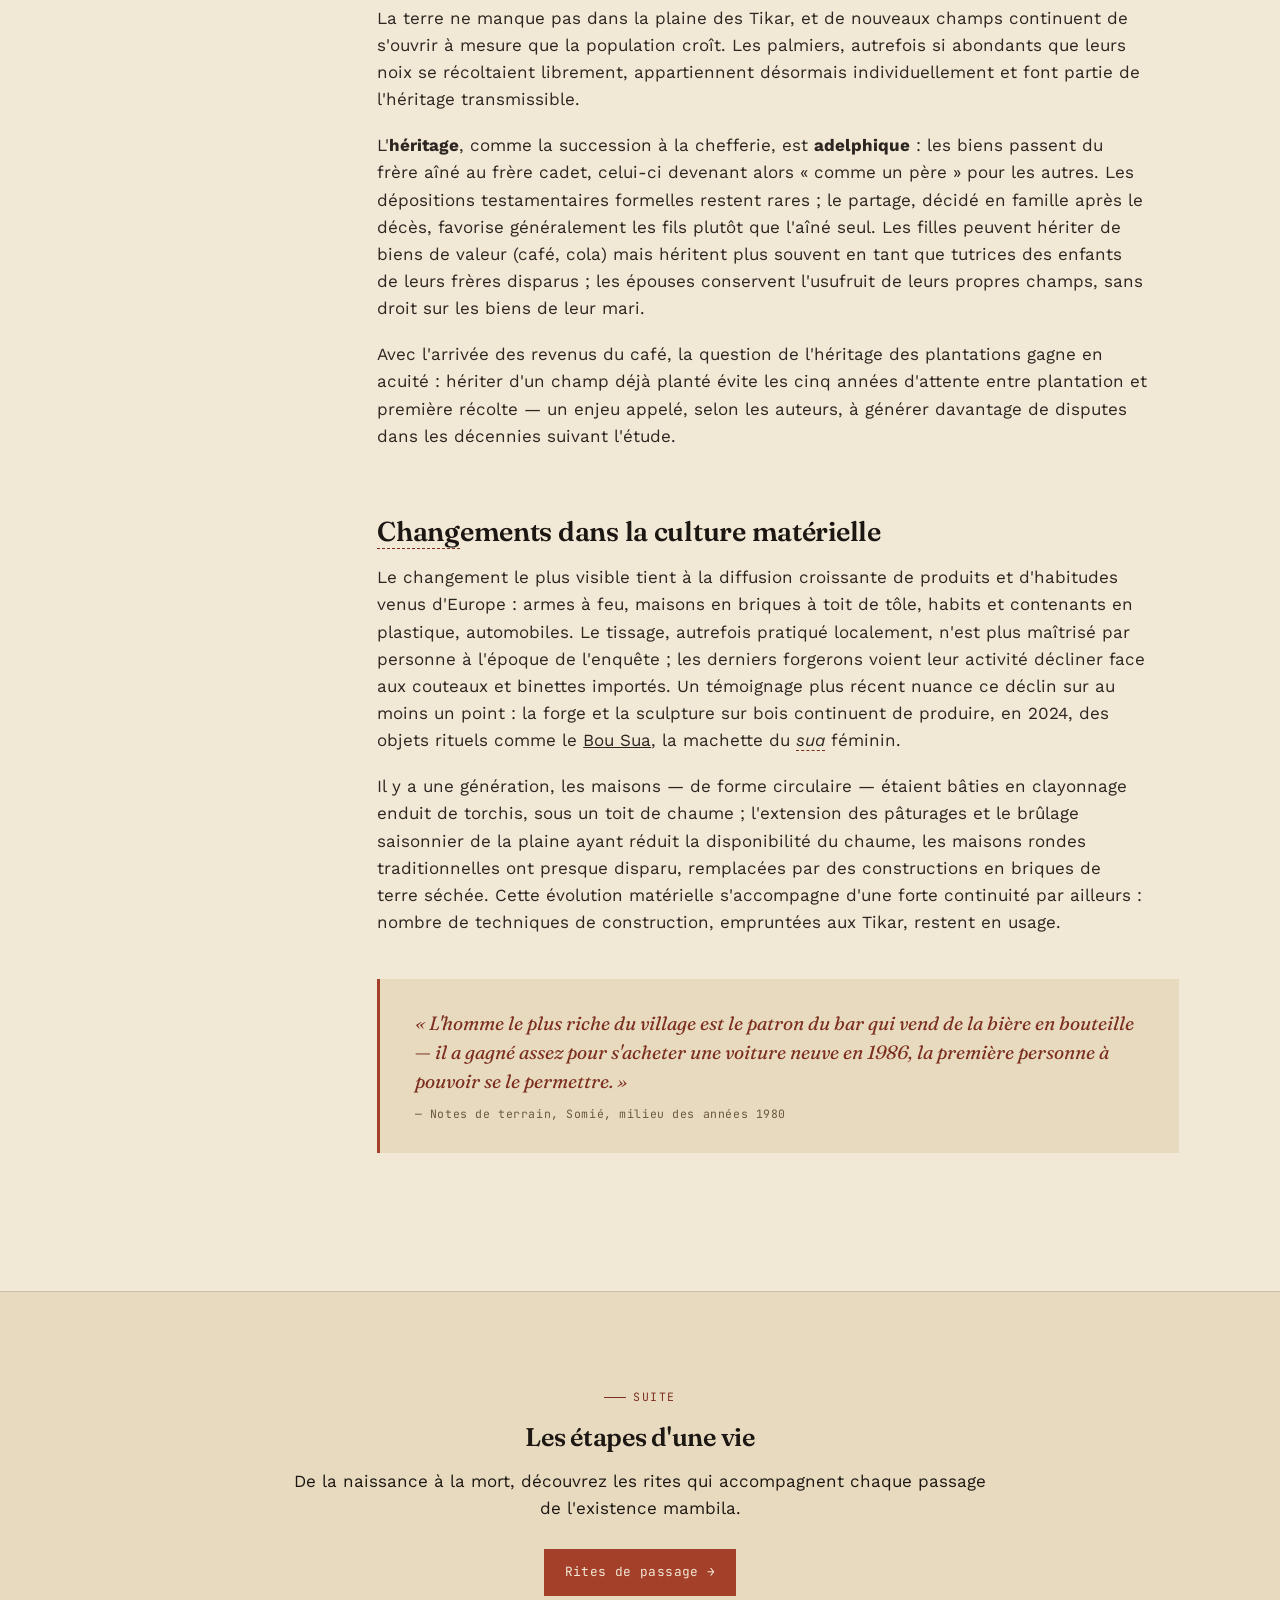
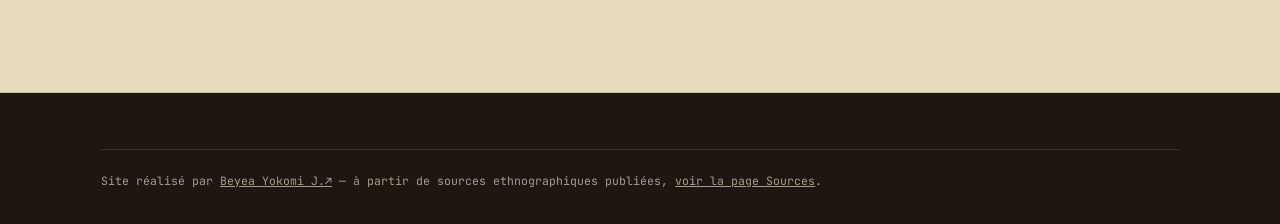
<file: economie.html>
<!doctype html>
<html lang="fr">
<head>
<meta charset="UTF-8">
<meta name="viewport" content="width=device-width, initial-scale=1">
<title>Économie &amp; travail — Bɔ̀ Bà</title>
<meta name="description" content="Agriculture vivrière et de rapport, marché, sociétés de tontine, héritage et changement matériel chez les Mambila du Cameroun.">
<link rel="stylesheet" href="css/style.css">
</head>
<body>

<header class="site-header">
  <div class="nav-row">
    <a href="index.html" class="brand">
      <span class="mark">Bɔ̀ Bà</span>
      <span class="sub">Les Mambila du Cameroun</span>
    </a>
    <button class="nav-toggle" aria-label="Ouvrir le menu" aria-expanded="false">☰ Menu</button>
    <nav class="main">
      <a href="index.html">Accueil</a>
      <a href="geographie.html">Géographie</a>
      <a href="societe.html">Société</a>
      <a href="chefferie.html">Chefferie</a>
      <a href="economie.html" class="active">Économie</a>
      <div class="nav-group">
        <button type="button" class="nav-group__toggle" aria-expanded="false">Culture <span class="nav-group__chevron">▾</span></button>
        <div class="nav-group__menu">
          <a href="rites.html">Rites de passage</a>
          <a href="religion.html">Religion &amp; sua</a>
          <a href="histoire.html">Histoire</a>
          <a href="personnages.html">Personnages</a>
        </div>
      </div>
      <div class="nav-group">
        <button type="button" class="nav-group__toggle" aria-expanded="false">Ressources <span class="nav-group__chevron">▾</span></button>
        <div class="nav-group__menu">
          <a href="methode.html">Méthode</a>
          <a href="sources.html">Sources</a>
        </div>
      </div>
    </nav>
  </div>
</header>

<section class="page-hero">
  <div class="wrap">
    <div class="breadcrumb"><a href="index.html">Accueil</a> / Économie</div>
    <div class="eyebrow">Terrain</div>
    <h1>Maïs, café &amp; sociétés de tontine</h1>
    <p class="lede">L'économie du canton de Somié repose presque entièrement sur
    l'agriculture : le maïs nourrit le village, le café — introduit dans les années 1950 — lui
    apporte le numéraire qui transforme peu à peu les usages, du toit de tôle à la compensation
    matrimoniale.</p>
  </div>
</section>

<section>
  <div class="wrap article-grid">
    <nav class="article-nav">
      <span class="lab">Sur cette page</span>
      <ul>
        <li><a href="#cultures">Cultures vivrières &amp; de rapport</a></li>
        <li><a href="#travail">Organisation du travail</a></li>
        <li><a href="#marche">Le marché</a></li>
        <li><a href="#tontines">Les sociétés de tontine</a></li>
        <li><a href="#terres">Terres &amp; héritage</a></li>
        <li><a href="#materiel">Changements matériels</a></li>
      </ul>
    </nav>

    <div class="prose">

      <h2 id="cultures">Cultures vivrières et culture de rapport</h2>
      <p>La plaine des Tikar bénéficie de pluies abondantes et régulières, alimentées par le
      plateau des Mambila et celui de l'Adamaoua : un terrain agricole particulièrement
      favorable. Les cultures de base — <strong>maïs</strong>, manioc, ignames, taros,
      arachides — servent à la fois de subsistance et de revenu ; des cultures secondaires
      fournissent les ingrédients des sauces qui accompagnent la pâte de maïs quotidienne
      (<em>sér</em>).</p>
      <p>Le <strong>sorgho</strong>, cultivé autrefois plus largement, décline : son rendement
      pâtit des ravages d'oiseaux qu'on ne chasse plus faute d'enfants disponibles, désormais
      scolarisés. Sa bière, plus forte que celle de maïs, reste néanmoins nécessaire à certains
      rituels et s'achète alors au marché quand elle n'est plus cultivée localement.</p>
      <p>La culture de rapport principale, le <strong>café</strong>, a connu une première
      tentative d'introduction dans les années 1930, restée sans suite ; sa culture à grande
      échelle n'a réellement démarré que dans les années 1950. Certains des premiers champs
      plantés à cette époque restent productifs. Au milieu des années 1980, tous les hommes
      mariés du village, à trois exceptions près, possédaient une plantation de café — l'un des
      trois exceptions ayant préféré le maïs pour son rendement plus rapide et plus fiable.</p>

      <div class="grid cols-3 my-block--xl">
        <div class="stat"><span class="n">Années 1950</span><span class="lab">essor véritable de la culture du café</span></div>
        <div class="stat"><span class="n">35 %</span><span class="lab">des hommes mariés en mariage polygène (1985)</span></div>
        <div class="stat"><span class="n">2/3</span><span class="lab">des maisons du centre à toit de tôle, fin 1985</span></div>
      </div>

      <h2 id="travail">Organisation du travail</h2>
      <p>Une partie de la main-d'œuvre vient des Mambila nigérians itinérants, venus se louer
      comme ouvriers agricoles pour financer leurs frais de scolarité ou leur propre
      compensation matrimoniale. Deux formes d'entraide locale structurent le reste du
      travail :</p>

      <div class="grid cols-2 my-block">
        <div class="card">
          <span class="num">Seé lan</span>
          <h3>Travail sur invitation</h3>
          <p>Rétribué en bière avant, pendant et après le chantier. S'applique aux champs de
          maïs, aux plantations de café et au changement de chaume des toits.</p>
        </div>
        <div class="card">
          <span class="num">Seé cucɔŋ</span>
          <h3>Équipe rotative</h3>
          <p>Chaque membre reçoit à son tour l'aide du groupe sur son propre champ vivrier ;
          celui dont le champ est travaillé fournit la bière du jour.</p>
        </div>
      </div>

      <p>Le chef organise également le travail communautaire — l'entretien de la route
      principale et des chemins vers les hameaux, mais aussi ses propres plantations. Deux fois
      par an (<em>ŋgóndóm</em>), tout le village se mobilise pour ce travail collectif, suivi
      d'une bière partagée au palais.</p>
      <p>En 1987, à l'initiative de femmes militantes du parti au pouvoir, les femmes du village
      mirent en commun leur argent pour louer un tracteur et ouvrir un nouveau champ
      d'arachides, dont les bénéfices furent partagés entre les participantes — un exemple rare
      d'initiative économique collective portée par les femmes, documentée malgré les aléas (le
      champ fut endommagé par des vaches peu après le labourage).</p>

      <h2 id="marche">Le marché</h2>
      <p>Avant 1952, le marché de Somié se tenait selon la <strong>semaine traditionnelle de dix
      jours</strong>, le jour de Cuar ; depuis, il a lieu chaque <strong>samedi</strong> — un
      marché plus fréquent générant, dit-on localement, davantage de revenus. Chaque village de
      la région tient son propre jour de marché, sous un nom qui lui est propre.</p>
      <p>Le marché sert à la fois de lieu de distribution locale des biens et de source de
      numéraire pour les dépenses courantes. On y trouve des biens de consommation — radios,
      lampes de poche, mazout, habits, ustensiles, outillage agricole — apportés par des
      commerçants venus de Bankim, qui repartent chargés de maïs, d'arachides et de bananes
      achetés en gros. Le café, lui, est directement acheminé par les camions de l'usine de
      décorticage.</p>
      <p>Durant la saison sèche, la présence des <strong>Mbororo</strong> transhumants et de
      leurs troupeaux facilite l'approvisionnement en viande de bœuf ; le gibier reste abondant,
      et le poisson pêché à la ligne ou récolté dans des barrages permanents complète les
      sauces quotidiennes.</p>

      <h2 id="tontines">Les sociétés de tontine</h2>
      <p>L'épargne collective s'organise en <strong>sociétés de tontine</strong>, dont
      l'ampleur varie considérablement : certaines se réunissent tous les 8 ou 15 jours pour de
      petites sommes destinées à la bière ; d'autres, annuelles, réunissent des contributions
      individuelles pouvant atteindre <strong>20 000 FCFA</strong>, payées en sacs de café.</p>
      <p>Les grandes sociétés mensuelles ou annuelles sont presque exclusivement masculines ;
      celles qui se réunissent chaque semaine ou toutes les deux ou trois semaines, à
      participation mixte, comptent souvent une majorité de femmes. Chaque séance débute par
      la collecte et l'enregistrement des contributions, suivis d'une prière chrétienne avant
      que la bière ne soit servie — un usage qui illustre bien la coexistence, sans grande
      friction, des pratiques chrétiennes et des institutions sociales traditionnelles.</p>

      <h2 id="terres">Terres et héritage</h2>
      <p>La terre ne manque pas dans la plaine des Tikar, et de nouveaux champs continuent de
      s'ouvrir à mesure que la population croît. Les palmiers, autrefois si abondants que leurs
      noix se récoltaient librement, appartiennent désormais individuellement et font partie de
      l'héritage transmissible.</p>
      <p>L'<strong>héritage</strong>, comme la succession à la chefferie, est
      <strong>adelphique</strong> : les biens passent du frère aîné au frère cadet, celui-ci
      devenant alors « comme un père » pour les autres. Les dépositions testamentaires
      formelles restent rares ; le partage, décidé en famille après le décès, favorise
      généralement les fils plutôt que l'aîné seul. Les filles peuvent hériter de biens de
      valeur (café, cola) mais héritent plus souvent en tant que tutrices des enfants de leurs
      frères disparus ; les épouses conservent l'usufruit de leurs propres champs, sans droit
      sur les biens de leur mari.</p>
      <p>Avec l'arrivée des revenus du café, la question de l'héritage des plantations gagne en
      acuité : hériter d'un champ déjà planté évite les cinq années d'attente entre plantation
      et première récolte — un enjeu appelé, selon les auteurs, à générer davantage de disputes
      dans les décennies suivant l'étude.</p>

      <h2 id="materiel">Changements dans la culture matérielle</h2>
      <p>Le changement le plus visible tient à la diffusion croissante de produits et
      d'habitudes venus d'Europe : armes à feu, maisons en briques à toit de tôle, habits et
      contenants en plastique, automobiles. Le tissage, autrefois pratiqué localement, n'est
      plus maîtrisé par personne à l'époque de l'enquête ; les derniers forgerons voient leur
      activité décliner face aux couteaux et binettes importés. Un témoignage plus récent
      nuance ce déclin sur au moins un point : la forge et la sculpture sur bois continuent de
      produire, en 2024, des objets rituels comme le <a href="religion.html#sua-femmes">Bou
      Sua</a>, la machette du <em>sua</em> féminin.</p>
      <p>Il y a une génération, les maisons — de forme circulaire — étaient bâties en
      clayonnage enduit de torchis, sous un toit de chaume ; l'extension des pâturages et le
      brûlage saisonnier de la plaine ayant réduit la disponibilité du chaume, les maisons
      rondes traditionnelles ont presque disparu, remplacées par des constructions en briques de
      terre séchée. Cette évolution matérielle s'accompagne d'une forte continuité par ailleurs
      : nombre de techniques de construction, empruntées aux Tikar, restent en usage.</p>

      <blockquote class="field">
        « L'homme le plus riche du village est le patron du bar qui vend de la bière en
        bouteille — il a gagné assez pour s'acheter une voiture neuve en 1986, la première
        personne à pouvoir se le permettre. »
        <cite>— Notes de terrain, Somié, milieu des années 1980</cite>
      </blockquote>

    </div>
  </div>
</section>

<section class="alt">
  <div class="wrap cta-block">
    <div class="eyebrow">Suite</div>
    <h2>Les étapes d'une vie</h2>
    <p>De la naissance à la mort, découvrez les rites qui accompagnent chaque
    passage de l'existence mambila.</p>
    <a href="rites.html" class="btn primary">Rites de passage →</a>
  </div>
</section>

<footer>
  <div class="wrap">
        <div class="foot-note">
      <span>Site réalisé par <a href="https://yokomi-potofolio.onrender.com/" target="_blank" rel="noopener">Beyea Yokomi J.↗</a> — à partir de sources ethnographiques publiées, <a href="sources.html">voir la page Sources</a>.</span>
      
    </div>
  </div>
</footer>

<script src="js/lexicon-data.js"></script>
<script src="js/main.js"></script>
<script src="js/lexicon.js"></script>
</body>
</html>
</file>
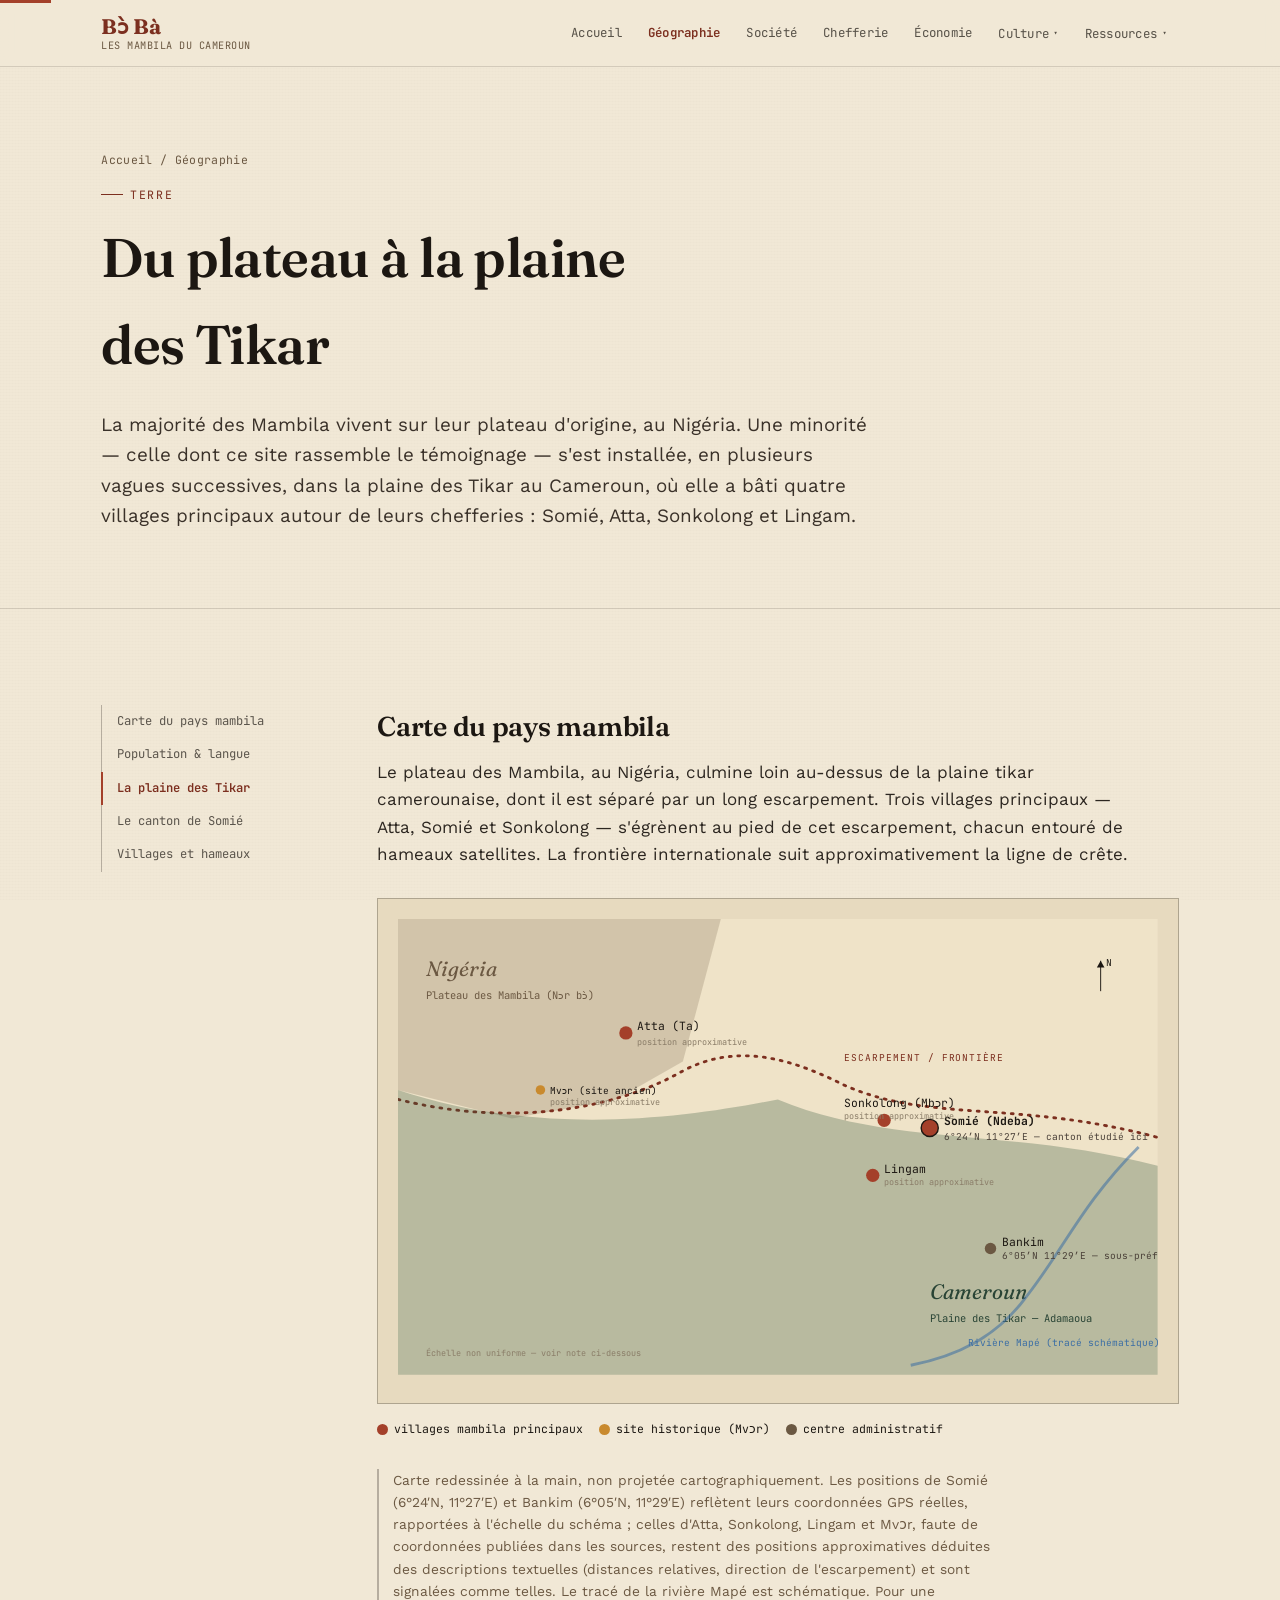
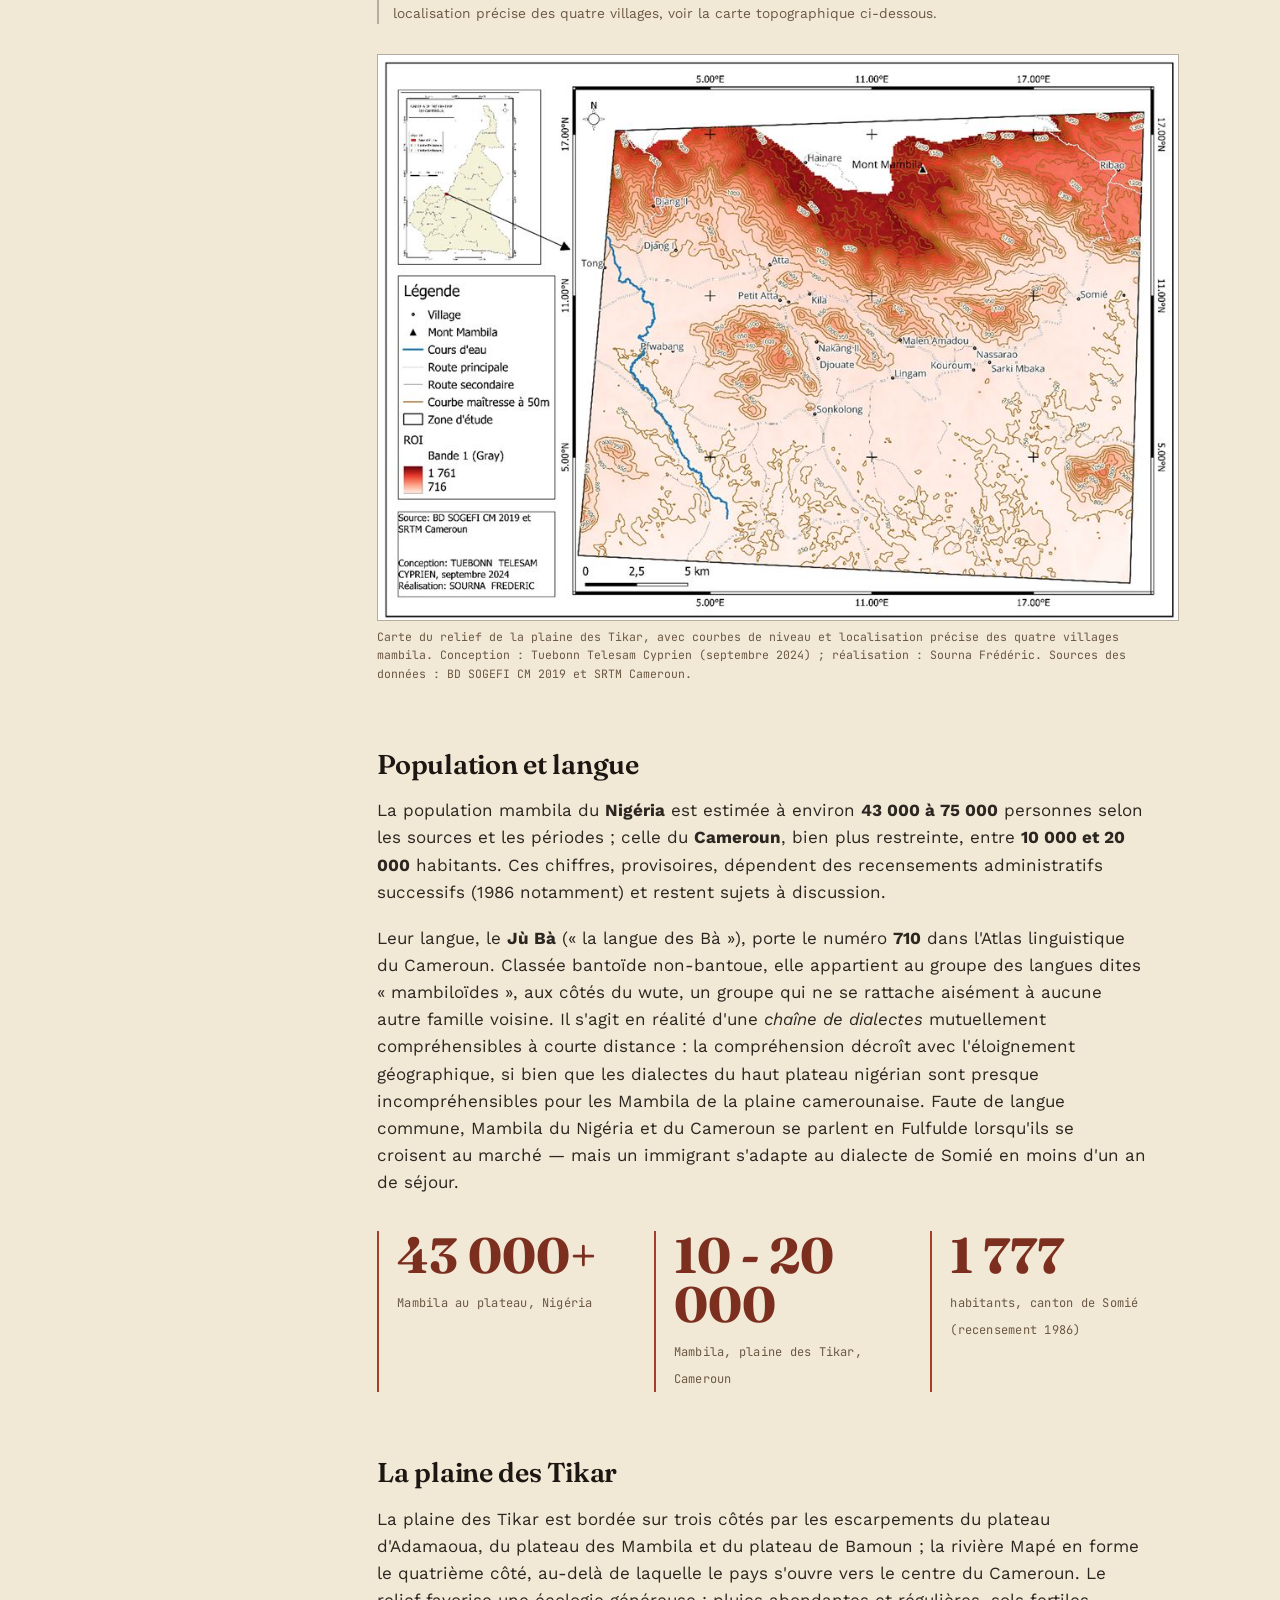
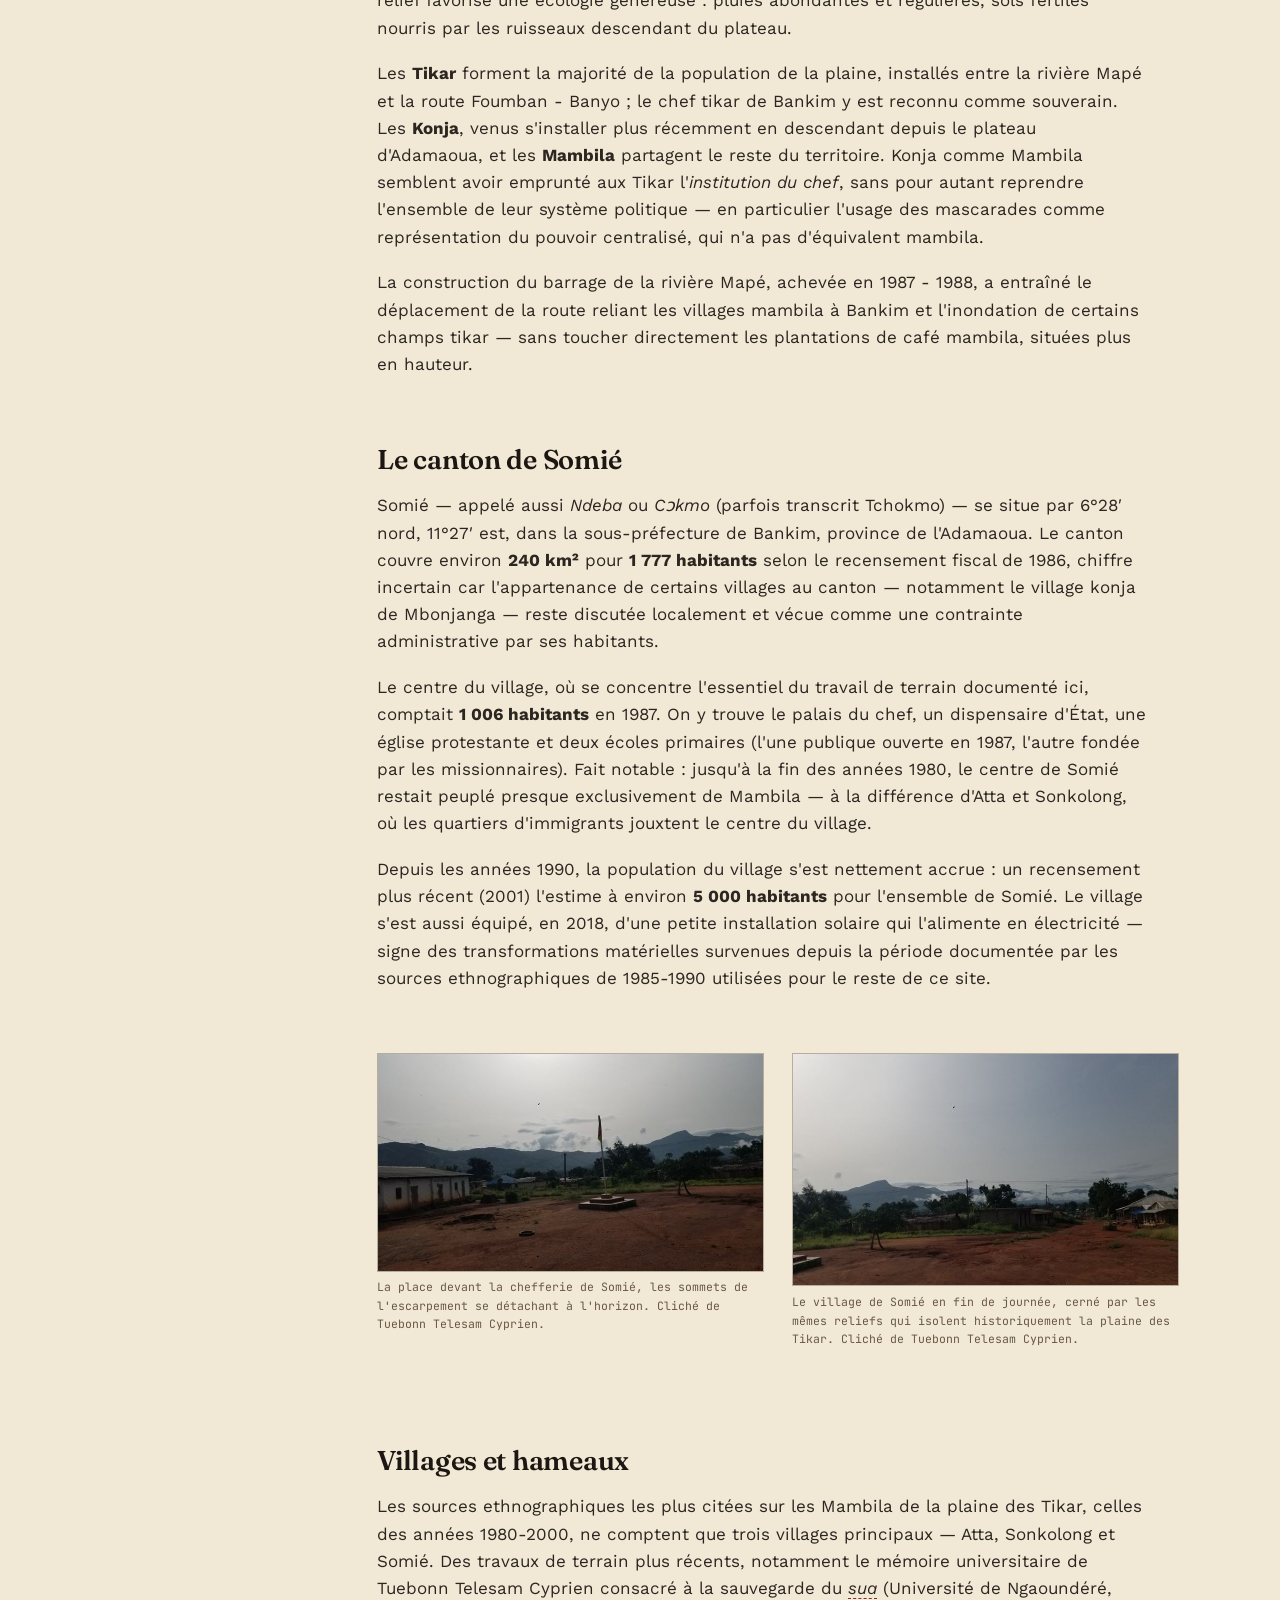
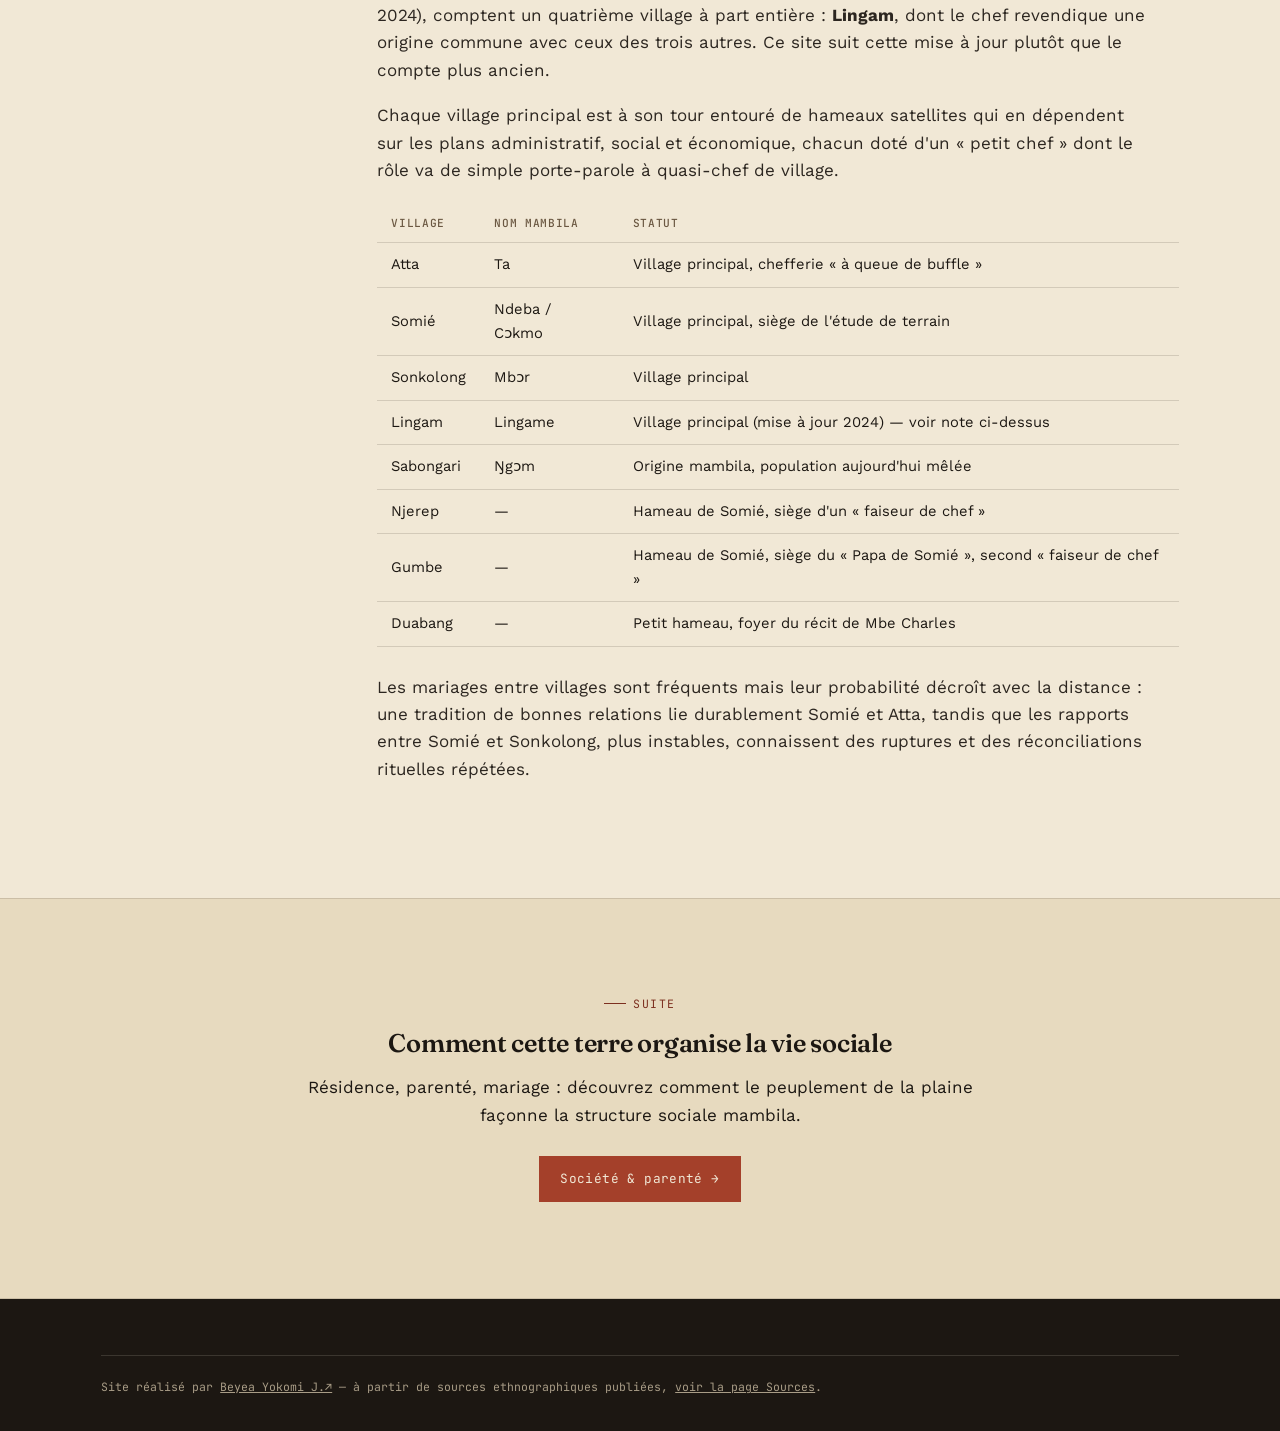
<file: geographie.html>
<!doctype html>
<html lang="fr">
<head>
<meta charset="UTF-8">
<meta name="viewport" content="width=device-width, initial-scale=1">
<title>Géographie &amp; peuplement — Bɔ̀ Bà</title>
<meta name="description" content="Le plateau mambila au Nigéria, la plaine des Tikar au Cameroun, les villages d'Atta, Somié et Sonkolong.">
<link rel="stylesheet" href="css/style.css">
</head>
<body>

<header class="site-header">
  <div class="nav-row">
    <a href="index.html" class="brand">
      <span class="mark">Bɔ̀ Bà</span>
      <span class="sub">Les Mambila du Cameroun</span>
    </a>
    <button class="nav-toggle" aria-label="Ouvrir le menu" aria-expanded="false">☰ Menu</button>
    <nav class="main">
      <a href="index.html">Accueil</a>
      <a href="geographie.html" class="active">Géographie</a>
      <a href="societe.html">Société</a>
      <a href="chefferie.html">Chefferie</a>
      <a href="economie.html">Économie</a>
      <div class="nav-group">
        <button type="button" class="nav-group__toggle" aria-expanded="false">Culture <span class="nav-group__chevron">▾</span></button>
        <div class="nav-group__menu">
          <a href="rites.html">Rites de passage</a>
          <a href="religion.html">Religion &amp; sua</a>
          <a href="histoire.html">Histoire</a>
          <a href="personnages.html">Personnages</a>
        </div>
      </div>
      <div class="nav-group">
        <button type="button" class="nav-group__toggle" aria-expanded="false">Ressources <span class="nav-group__chevron">▾</span></button>
        <div class="nav-group__menu">
          <a href="methode.html">Méthode</a>
          <a href="sources.html">Sources</a>
        </div>
      </div>
    </nav>
  </div>
</header>

<section class="page-hero">
  <div class="wrap">
    <div class="breadcrumb"><a href="index.html">Accueil</a> / Géographie</div>
    <div class="eyebrow">Terre</div>
    <h1>Du plateau à la plaine des Tikar</h1>
    <p class="lede">La majorité des Mambila vivent sur leur plateau d'origine, au Nigéria. Une
    minorité — celle dont ce site rassemble le témoignage — s'est installée, en plusieurs vagues
    successives, dans la plaine des Tikar au Cameroun, où elle a bâti quatre villages principaux
    autour de leurs chefferies : Somié, Atta, Sonkolong et Lingam.</p>
  </div>
</section>

<section>
  <div class="wrap article-grid">
    <nav class="article-nav">
      <span class="lab">Sur cette page</span>
      <ul>
        <li><a href="#carte">Carte du pays mambila</a></li>
        <li><a href="#population">Population &amp; langue</a></li>
        <li><a href="#plaine">La plaine des Tikar</a></li>
        <li><a href="#somie">Le canton de Somié</a></li>
        <li><a href="#hameaux">Villages et hameaux</a></li>
      </ul>
    </nav>

    <div class="prose">

      <h2 id="carte">Carte du pays mambila</h2>
      <p>Le plateau des Mambila, au Nigéria, culmine loin au-dessus de la plaine tikar
      camerounaise, dont il est séparé par un long escarpement. Trois villages principaux —
      Atta, Somié et Sonkolong — s'égrènent au pied de cet escarpement, chacun entouré de
      hameaux satellites. La frontière internationale suit approximativement la ligne de crête.</p>

      <div class="figure">
        <div class="map-box">
          <svg viewBox="0 0 800 480" xmlns="http://www.w3.org/2000/svg" role="img" aria-label="Carte géo-référencée du pays mambila entre plateau nigérian et plaine des Tikar au Cameroun, positions de Somié et Bankim d'après leurs coordonnées GPS réelles">
            <rect width="800" height="480" fill="#efe3c8"/>

            <!-- Nigeria plateau zone -->
            <path d="M0,0 L340,0 L300,150 L230,190 L120,210 L0,180 Z" fill="#6b5842" opacity=".22"/>
            <text x="30" y="60" font-family="Fraunces, serif" font-style="italic" font-size="22" fill="#6b5842">Nigéria</text>
            <text x="30" y="84" font-family="JetBrains Mono, monospace" font-size="11" fill="#6b5842">Plateau des Mambila (Nɔr bɔ̀)</text>

            <!-- escarpment line -->
            <path d="M0,190 C120,220 230,200 300,160 C360,128 420,150 470,175 C560,215 650,190 800,230"
                  fill="none" stroke="#7c2f1f" stroke-width="3" stroke-dasharray="2 7" stroke-linecap="round"/>
            <text x="470" y="150" font-family="JetBrains Mono, monospace" font-size="10" fill="#7c2f1f" letter-spacing="1">ESCARPEMENT / FRONTIÈRE</text>

            <!-- Cameroun plaine zone -->
            <path d="M0,180 C150,230 300,210 400,190 C520,240 650,220 800,260 L800,480 L0,480 Z" fill="#3b5a41" opacity=".30"/>
            <text x="560" y="400" font-family="Fraunces, serif" font-style="italic" font-size="22" fill="#294435">Cameroun</text>
            <text x="560" y="424" font-family="JetBrains Mono, monospace" font-size="11" fill="#294435">Plaine des Tikar — Adamaoua</text>

            <!-- river Mape (schematic, real course not traced) -->
            <path d="M780,240 C720,300 700,350 660,400 C630,440 590,460 540,470" fill="none" stroke="#3b6ea5" stroke-width="3" opacity=".55"/>
            <text x="600" y="450" font-family="JetBrains Mono, monospace" font-size="10" fill="#3b6ea5">Rivière Mapé (tracé schématique)</text>

            <!-- villages : Somié and Bankim placed from real coordinates (6.400°N 11.450°E and 6.083°N 11.490°E);
                 Atta and Sonkolong placed approximately relative to Somié per textual description only -->
            <g font-family="JetBrains Mono, monospace" font-size="12" fill="#1c1712">
              <circle cx="240" cy="120" r="7" fill="#a4402a"/>
              <text x="252" y="117">Atta (Ta)</text>
              <text x="252" y="133" font-size="9" fill="#8a7d68">position approximative</text>

              <circle cx="560" cy="220" r="9" fill="#a4402a" stroke="#1c1712" stroke-width="1.5"/>
              <text x="575" y="217" font-weight="700">Somié (Ndeba)</text>
              <text x="575" y="233" font-size="10" fill="#4a4038">6°24′N 11°27′E — canton étudié ici</text>

              <circle cx="512" cy="212" r="7" fill="#a4402a"/>
              <text x="470" y="198">Sonkolong (Mbɔr)</text>
              <text x="470" y="211" font-size="9" fill="#8a7d68">position approximative</text>

              <circle cx="500" cy="270" r="7" fill="#a4402a"/>
              <text x="512" y="267">Lingam</text>
              <text x="512" y="280" font-size="9" fill="#8a7d68">position approximative</text>

              <circle cx="624" cy="347" r="6" fill="#6b5842"/>
              <text x="636" y="344">Bankim</text>
              <text x="636" y="358" font-size="10" fill="#4a4038">6°05′N 11°29′E — sous-préfecture</text>

              <circle cx="150" cy="180" r="5" fill="#c98a2e"/>
              <text x="160" y="184" font-size="10">Mvɔr (site ancien)</text>
              <text x="160" y="196" font-size="9" fill="#8a7d68">position approximative</text>
            </g>

            <!-- compass -->
            <g transform="translate(740,60)" font-family="JetBrains Mono, monospace" font-size="10" fill="#1c1712">
              <line x1="0" y1="-16" x2="0" y2="16" stroke="#1c1712" stroke-width="1"/>
              <path d="M0,-16 l-4,7 h8 z" fill="#1c1712"/>
              <text x="6" y="-10">N</text>
            </g>

            <!-- scale note -->
            <text x="30" y="460" font-family="JetBrains Mono, monospace" font-size="9" fill="#8a7d68">Échelle non uniforme — voir note ci-dessous</text>
          </svg>
        </div>
        <div class="map-legend">
          <span><i class="dot-terre"></i> villages mambila principaux</span>
          <span><i class="dot-safran"></i> site historique (Mvɔr)</span>
          <span><i class="dot-bois"></i> centre administratif</span>
        </div>
      </div>
      <p class="note">Carte redessinée à la main, non projetée cartographiquement. Les positions
      de Somié (6°24′N, 11°27′E) et Bankim (6°05′N, 11°29′E) reflètent leurs coordonnées GPS
      réelles, rapportées à l'échelle du schéma ; celles d'Atta, Sonkolong, Lingam et Mvɔr, faute de
      coordonnées publiées dans les sources, restent des positions approximatives déduites des
      descriptions textuelles (distances relatives, direction de l'escarpement) et sont
      signalées comme telles. Le tracé de la rivière Mapé est schématique. Pour une localisation
      précise des quatre villages, voir la carte topographique ci-dessous.</p>

      <figure class="figure">
        <img src="assets/img/carte-relief-plaine-tikar.jpg" alt="Carte topographique de la plaine des Tikar montrant le relief, les cours d'eau et les quatre villages mambila (Atta, Sonkolong, Lingam, Somié)" loading="lazy" style="width:100%; border:1px solid var(--line-strong);">
        <figcaption class="cap">Carte du relief de la plaine des Tikar, avec courbes de niveau et localisation précise
        des quatre villages mambila. Conception : Tuebonn Telesam Cyprien (septembre 2024) ;
        réalisation : Sourna Frédéric. Sources des données : BD SOGEFI CM 2019 et SRTM Cameroun.</figcaption>
      </figure>

      <h2 id="population">Population et langue</h2>
      <p>La population mambila du <strong>Nigéria</strong> est estimée à environ
      <strong>43 000 à 75 000</strong> personnes selon les sources et les périodes ; celle du
      <strong>Cameroun</strong>, bien plus restreinte, entre <strong>10 000 et 20 000</strong>
      habitants. Ces chiffres, provisoires, dépendent des recensements administratifs successifs
      (1986 notamment) et restent sujets à discussion.</p>

      <p>Leur langue, le <strong>Jù Bà</strong> (« la langue des Bà »), porte le numéro
      <strong>710</strong> dans l'Atlas linguistique du Cameroun. Classée bantoïde non-bantoue,
      elle appartient au groupe des langues dites « mambiloïdes », aux côtés du wute, un groupe
      qui ne se rattache aisément à aucune autre famille voisine. Il s'agit en réalité d'une
      <em>chaîne de dialectes</em> mutuellement compréhensibles à courte distance : la
      compréhension décroît avec l'éloignement géographique, si bien que les dialectes du haut
      plateau nigérian sont presque incompréhensibles pour les Mambila de la plaine
      camerounaise. Faute de langue commune, Mambila du Nigéria et du Cameroun se parlent en
      Fulfulde lorsqu'ils se croisent au marché — mais un immigrant s'adapte au dialecte de
      Somié en moins d'un an de séjour.</p>

      <div class="grid cols-3 my-block--xl">
        <div class="stat"><span class="n">43 000+</span><span class="lab">Mambila au plateau, Nigéria</span></div>
        <div class="stat"><span class="n">10 - 20 000</span><span class="lab">Mambila, plaine des Tikar, Cameroun</span></div>
        <div class="stat"><span class="n">1 777</span><span class="lab">habitants, canton de Somié (recensement 1986)</span></div>
      </div>

      <h2 id="plaine">La plaine des Tikar</h2>
      <p>La plaine des Tikar est bordée sur trois côtés par les escarpements du plateau
      d'Adamaoua, du plateau des Mambila et du plateau de Bamoun ; la rivière Mapé en forme le
      quatrième côté, au-delà de laquelle le pays s'ouvre vers le centre du Cameroun. Le relief
      favorise une écologie généreuse : pluies abondantes et régulières, sols fertiles nourris
      par les ruisseaux descendant du plateau.</p>
      <p>Les <strong>Tikar</strong> forment la majorité de la population de la plaine, installés
      entre la rivière Mapé et la route Foumban - Banyo ; le chef tikar de Bankim y est reconnu
      comme souverain. Les <strong>Konja</strong>, venus s'installer plus récemment en
      descendant depuis le plateau d'Adamaoua, et les <strong>Mambila</strong> partagent le
      reste du territoire. Konja comme Mambila semblent avoir emprunté aux Tikar
      l'<em>institution du chef</em>, sans pour autant reprendre l'ensemble de leur système
      politique — en particulier l'usage des mascarades comme représentation du pouvoir
      centralisé, qui n'a pas d'équivalent mambila.</p>
      <p>La construction du barrage de la rivière Mapé, achevée en 1987 - 1988, a entraîné le
      déplacement de la route reliant les villages mambila à Bankim et l'inondation de certains
      champs tikar — sans toucher directement les plantations de café mambila, situées plus en
      hauteur.</p>

      <h2 id="somie">Le canton de Somié</h2>
      <p>Somié — appelé aussi <em>Ndeba</em> ou <em>Cɔkmo</em> (parfois transcrit Tchokmo) —
      se situe par 6°28′ nord, 11°27′ est, dans la sous-préfecture de Bankim, province de
      l'Adamaoua. Le canton couvre environ <strong>240 km²</strong> pour
      <strong>1 777 habitants</strong> selon le recensement fiscal de 1986, chiffre incertain
      car l'appartenance de certains villages au canton — notamment le village konja de
      Mbonjanga — reste discutée localement et vécue comme une contrainte administrative par
      ses habitants.</p>
      <p>Le centre du village, où se concentre l'essentiel du travail de terrain documenté ici,
      comptait <strong>1 006 habitants</strong> en 1987. On y trouve le palais du chef, un
      dispensaire d'État, une église protestante et deux écoles primaires (l'une publique
      ouverte en 1987, l'autre fondée par les missionnaires). Fait notable : jusqu'à la fin des
      années 1980, le centre de Somié restait peuplé presque exclusivement de Mambila — à la
      différence d'Atta et Sonkolong, où les quartiers d'immigrants jouxtent le centre du
      village.</p>
      <p>Depuis les années 1990, la population du village s'est nettement accrue : un
      recensement plus récent (2001) l'estime à environ <strong>5 000 habitants</strong> pour
      l'ensemble de Somié. Le village s'est aussi équipé, en 2018, d'une petite installation
      solaire qui l'alimente en électricité — signe des transformations matérielles survenues
      depuis la période documentée par les sources ethnographiques de 1985-1990 utilisées pour
      le reste de ce site.</p>

      <div class="grid cols-2 my-block--lg">
        <figure class="figure">
          <img src="assets/img/somie-sommets-1.jpg" alt="Vue de la place devant la chefferie de Somié, avec les sommets de l'escarpement en arrière-plan" loading="lazy" style="width:100%; border:1px solid var(--line-strong);">
          <figcaption class="cap">La place devant la chefferie de Somié, les sommets de l'escarpement se détachant à
          l'horizon. Cliché de Tuebonn Telesam Cyprien.</figcaption>
        </figure>
        <figure class="figure">
          <img src="assets/img/somie-sommets-2.jpg" alt="Vue du village de Somié avec les cases et les sommets environnants" loading="lazy" style="width:100%; border:1px solid var(--line-strong);">
          <figcaption class="cap">Le village de Somié en fin de journée, cerné par les mêmes reliefs qui isolent
          historiquement la plaine des Tikar. Cliché de Tuebonn Telesam Cyprien.</figcaption>
        </figure>
      </div>

      <h2 id="hameaux">Villages et hameaux</h2>
      <p>Les sources ethnographiques les plus citées sur les Mambila de la plaine des Tikar,
      celles des années 1980-2000, ne comptent que trois villages principaux — Atta, Sonkolong
      et Somié. Des travaux de terrain plus récents, notamment le mémoire universitaire de
      Tuebonn Telesam Cyprien consacré à la sauvegarde du <em>sua</em> (Université de
      Ngaoundéré, 2024), comptent un quatrième village à part entière : <strong>Lingam</strong>,
      dont le chef revendique une origine commune avec ceux des trois autres. Ce site suit
      cette mise à jour plutôt que le compte plus ancien.</p>
      <p>Chaque village principal est à son tour entouré de hameaux satellites qui en dépendent
      sur les plans administratif, social et économique, chacun doté d'un « petit chef » dont le
      rôle va de simple porte-parole à quasi-chef de village.</p>

      <table class="data">
        <thead><tr><th>Village</th><th>Nom mambila</th><th>Statut</th></tr></thead>
        <tbody>
          <tr><td>Atta</td><td>Ta</td><td>Village principal, chefferie « à queue de buffle »</td></tr>
          <tr><td>Somié</td><td>Ndeba / Cɔkmo</td><td>Village principal, siège de l'étude de terrain</td></tr>
          <tr><td>Sonkolong</td><td>Mbɔr</td><td>Village principal</td></tr>
          <tr><td>Lingam</td><td>Lingame</td><td>Village principal (mise à jour 2024) — voir note ci-dessus</td></tr>
          <tr><td>Sabongari</td><td>Ŋgɔm</td><td>Origine mambila, population aujourd'hui mêlée</td></tr>
          <tr><td>Njerep</td><td>—</td><td>Hameau de Somié, siège d'un « faiseur de chef »</td></tr>
          <tr><td>Gumbe</td><td>—</td><td>Hameau de Somié, siège du « Papa de Somié », second « faiseur de chef »</td></tr>
          <tr><td>Duabang</td><td>—</td><td>Petit hameau, foyer du récit de Mbe Charles</td></tr>
        </tbody>
      </table>

      <p class="mt-sm">Les mariages entre villages sont fréquents mais leur
      probabilité décroît avec la distance : une tradition de bonnes relations lie durablement
      Somié et Atta, tandis que les rapports entre Somié et Sonkolong, plus instables,
      connaissent des ruptures et des réconciliations rituelles répétées.</p>

    </div>
  </div>
</section>

<section class="alt">
  <div class="wrap cta-block">
    <div class="eyebrow">Suite</div>
    <h2>Comment cette terre organise la vie sociale</h2>
    <p>Résidence, parenté, mariage : découvrez comment le peuplement de la plaine
    façonne la structure sociale mambila.</p>
    <a href="societe.html" class="btn primary">Société &amp; parenté →</a>
  </div>
</section>

<footer>
  <div class="wrap">
        <div class="foot-note">
      <span>Site réalisé par <a href="https://yokomi-potofolio.onrender.com/" target="_blank" rel="noopener">Beyea Yokomi J.↗</a> — à partir de sources ethnographiques publiées, <a href="sources.html">voir la page Sources</a>.</span>
      
    </div>
  </div>
</footer>

<script src="js/lexicon-data.js"></script>
<script src="js/main.js"></script>
<script src="js/lexicon.js"></script>
</body>
</html>
</file>
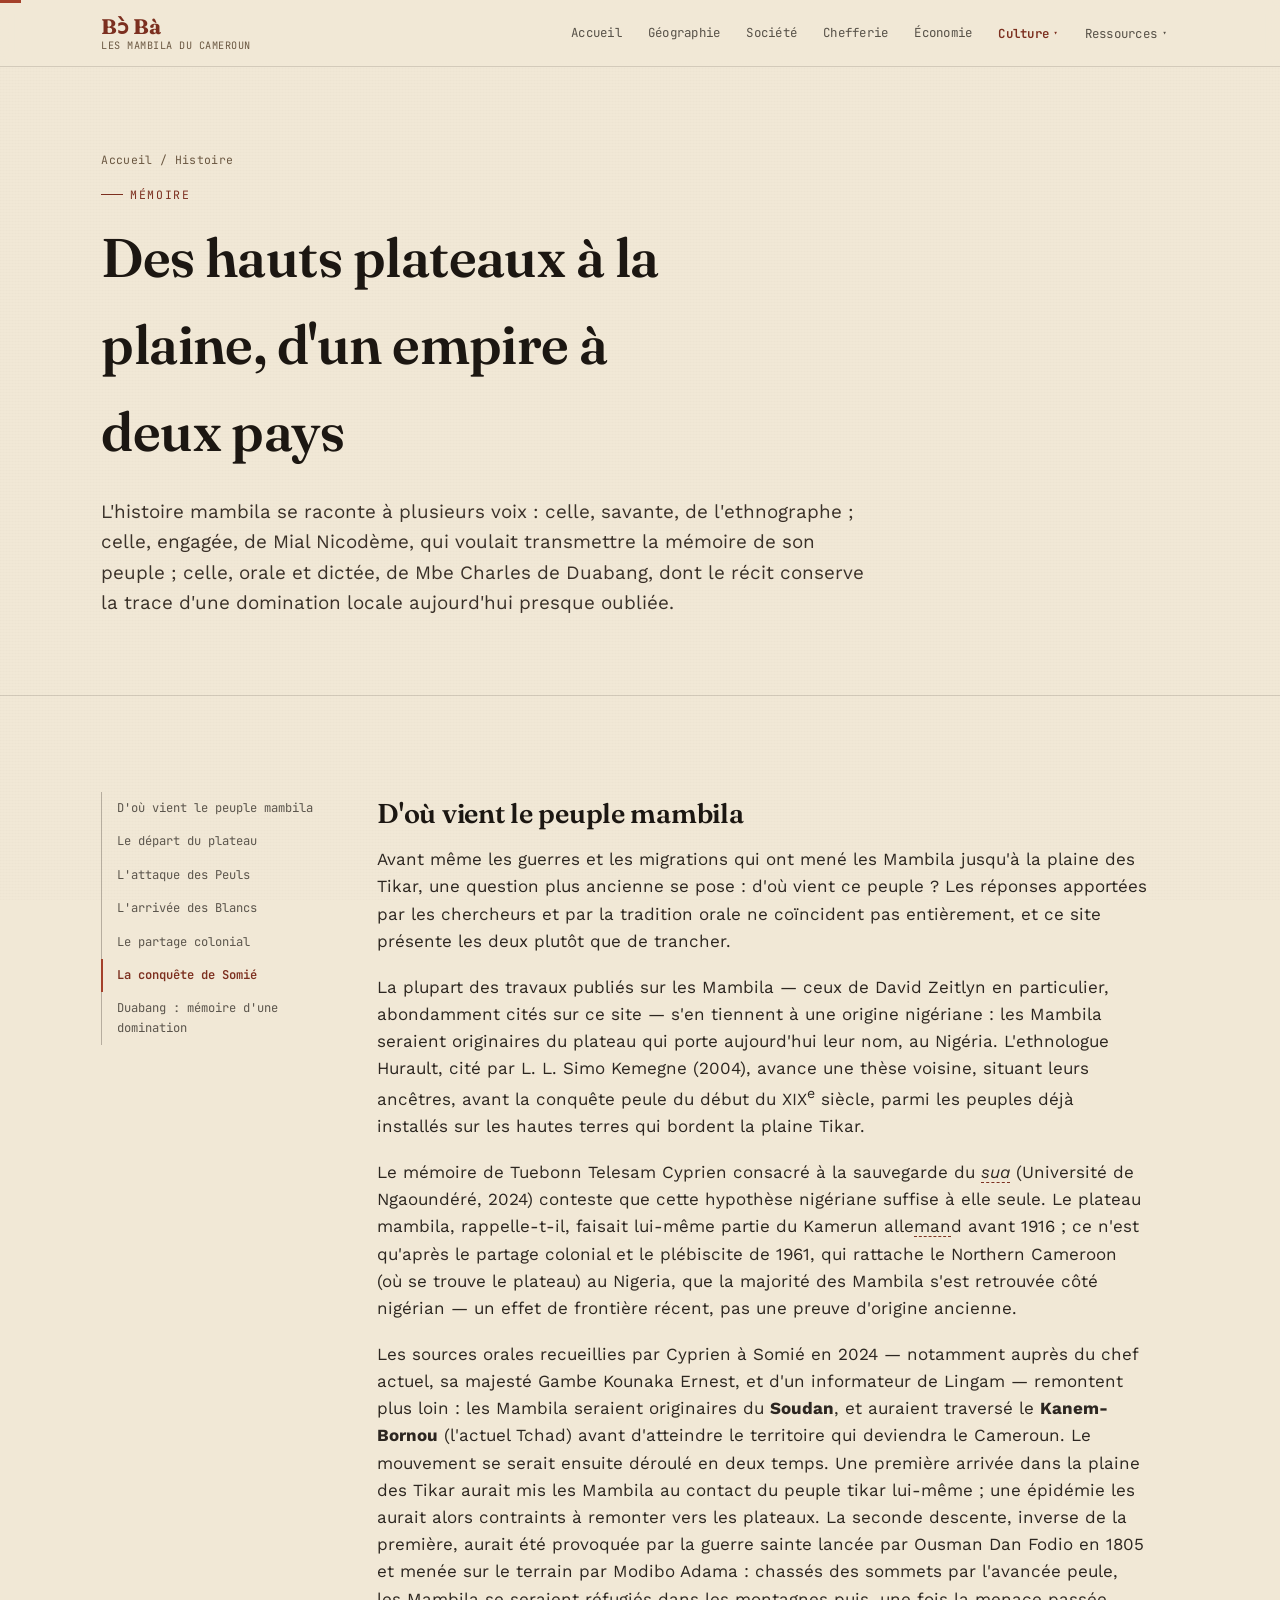
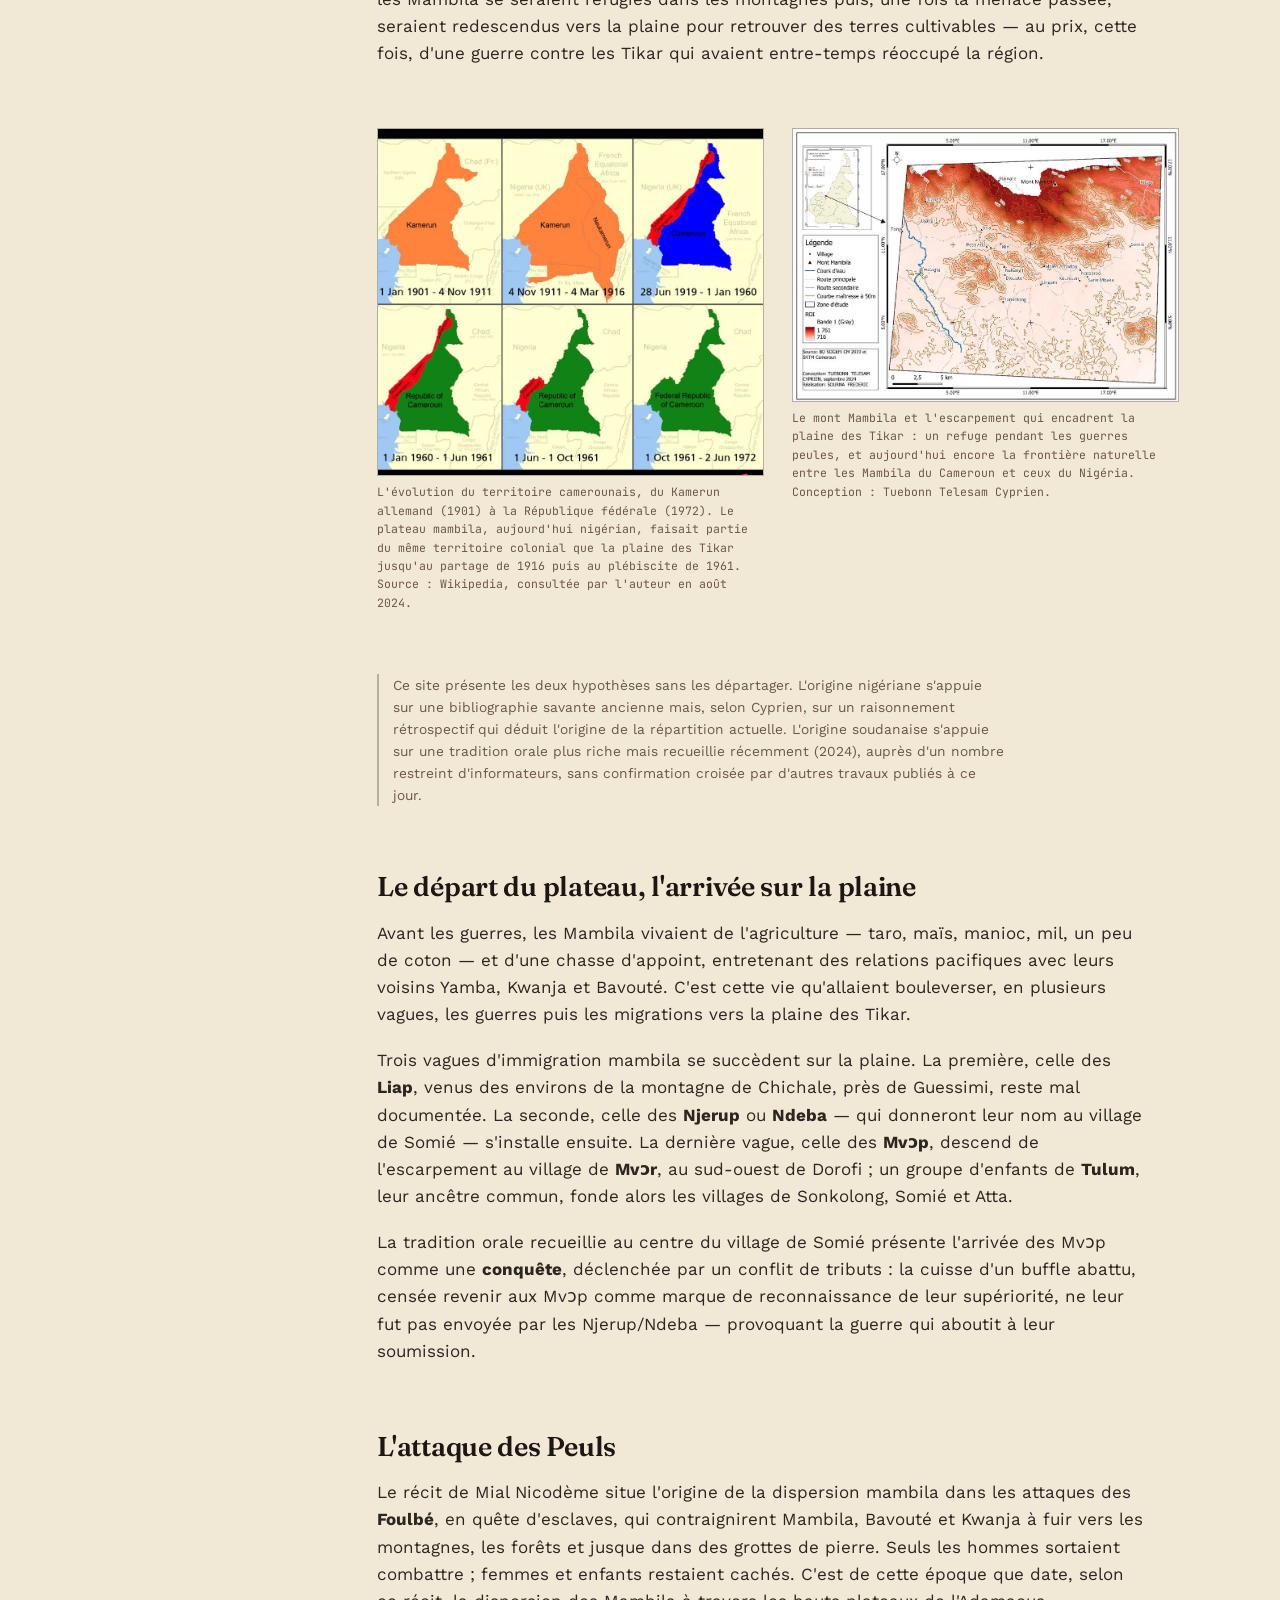
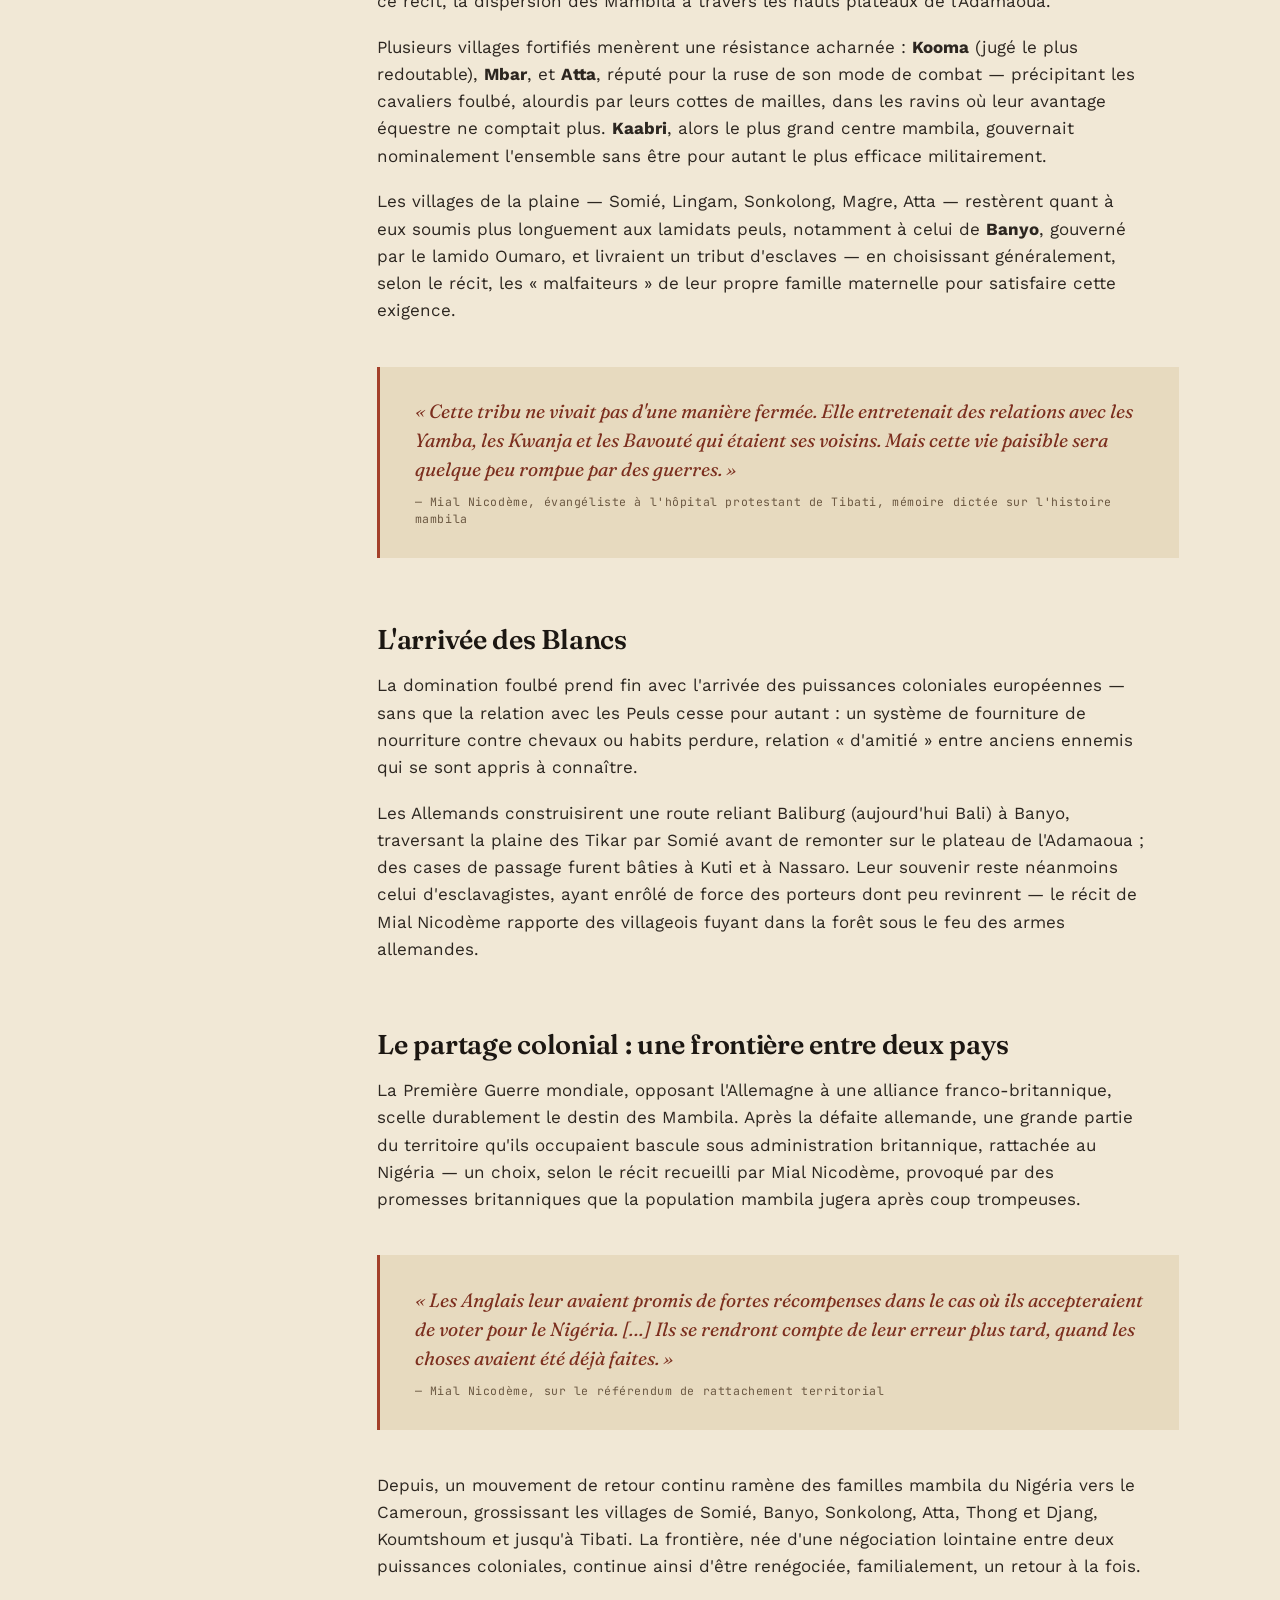
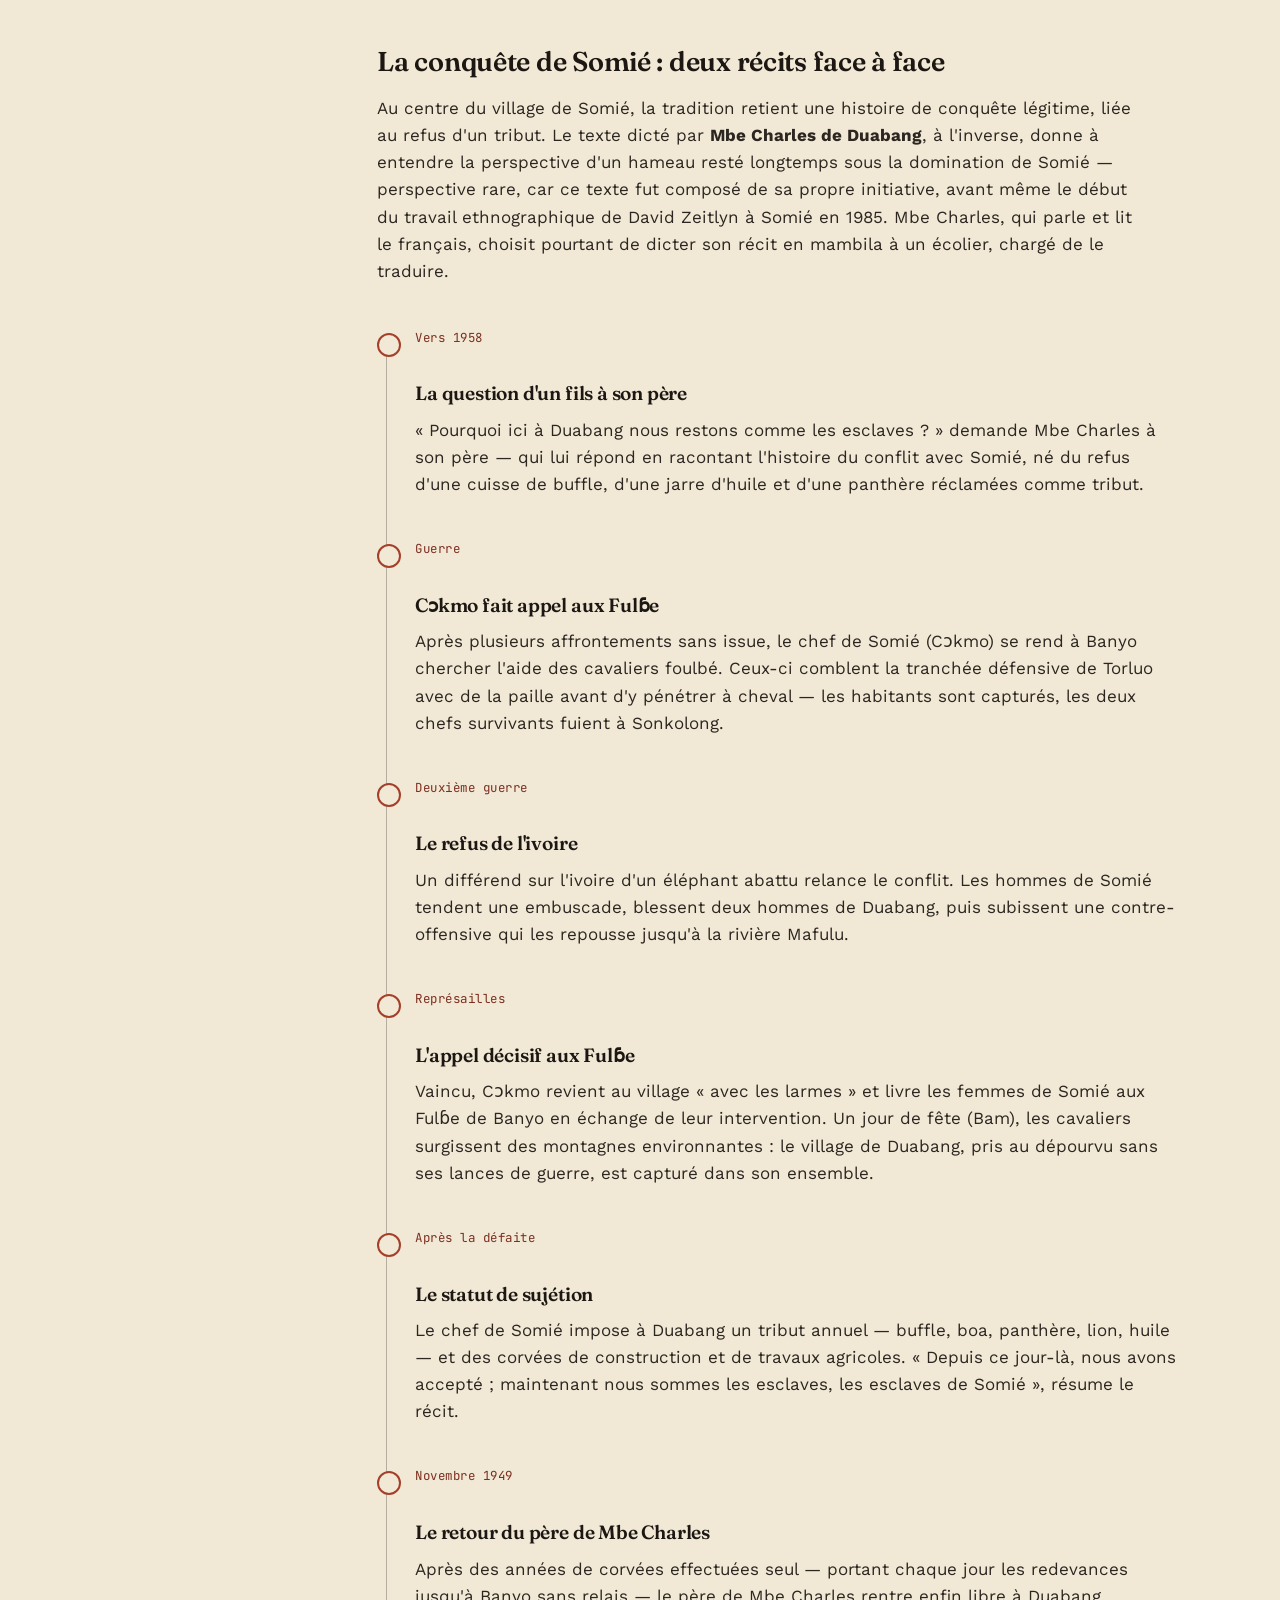
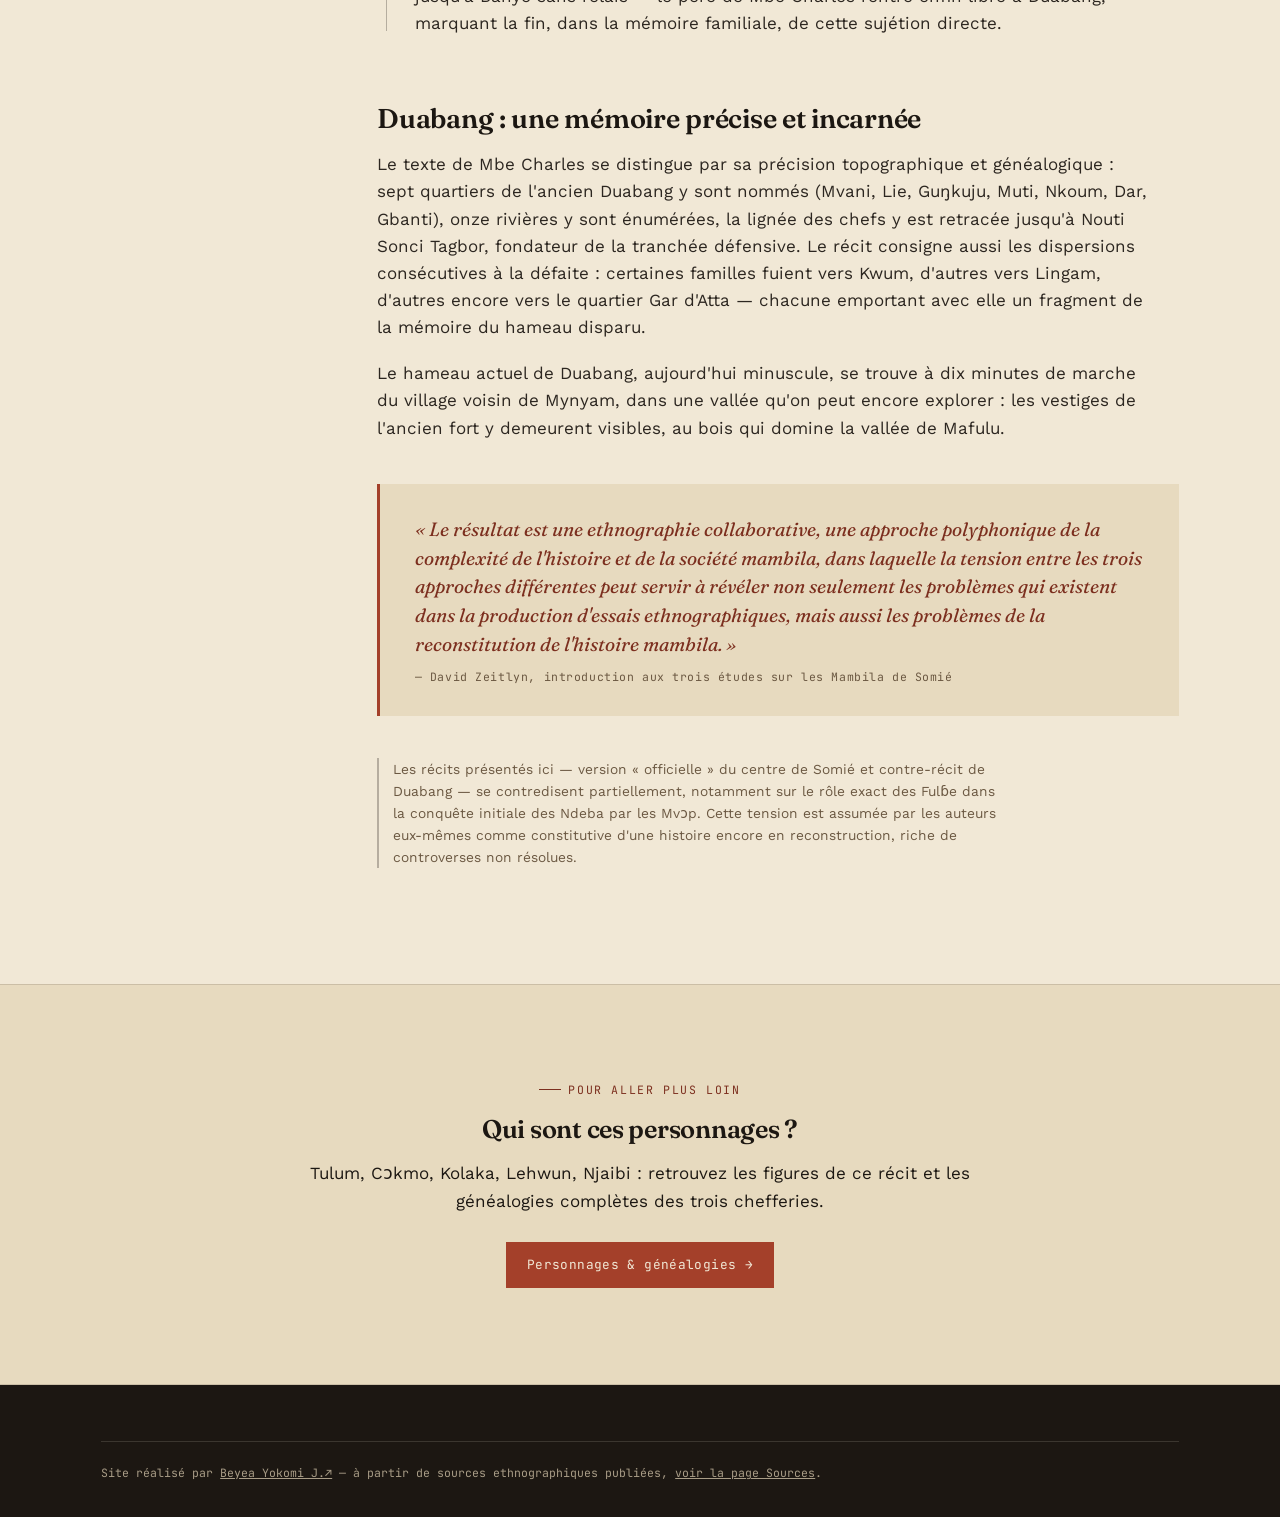
<file: histoire.html>
<!doctype html>
<html lang="fr">
<head>
<meta charset="UTF-8">
<meta name="viewport" content="width=device-width, initial-scale=1">
<title>Histoire — Bɔ̀ Bà</title>
<meta name="description" content="Guerres foulbé, migrations depuis le plateau, colonisation allemande puis franco-britannique, et partage frontalier des Mambila entre Nigéria et Cameroun.">
<link rel="stylesheet" href="css/style.css">
</head>
<body>

<header class="site-header">
  <div class="nav-row">
    <a href="index.html" class="brand">
      <span class="mark">Bɔ̀ Bà</span>
      <span class="sub">Les Mambila du Cameroun</span>
    </a>
    <button class="nav-toggle" aria-label="Ouvrir le menu" aria-expanded="false">☰ Menu</button>
    <nav class="main">
      <a href="index.html">Accueil</a>
      <a href="geographie.html">Géographie</a>
      <a href="societe.html">Société</a>
      <a href="chefferie.html">Chefferie</a>
      <a href="economie.html">Économie</a>
      <div class="nav-group">
        <button type="button" class="nav-group__toggle is-current" aria-expanded="false">Culture <span class="nav-group__chevron">▾</span></button>
        <div class="nav-group__menu">
          <a href="rites.html">Rites de passage</a>
          <a href="religion.html">Religion &amp; sua</a>
          <a href="histoire.html" class="active">Histoire</a>
          <a href="personnages.html">Personnages</a>
        </div>
      </div>
      <div class="nav-group">
        <button type="button" class="nav-group__toggle" aria-expanded="false">Ressources <span class="nav-group__chevron">▾</span></button>
        <div class="nav-group__menu">
          <a href="methode.html">Méthode</a>
          <a href="sources.html">Sources</a>
        </div>
      </div>
    </nav>
  </div>
</header>

<section class="page-hero">
  <div class="wrap">
    <div class="breadcrumb"><a href="index.html">Accueil</a> / Histoire</div>
    <div class="eyebrow">Mémoire</div>
    <h1>Des hauts plateaux à la plaine, d'un empire à deux pays</h1>
    <p class="lede">L'histoire mambila se raconte à plusieurs voix : celle, savante, de
    l'ethnographe ; celle, engagée, de Mial Nicodème, qui voulait transmettre la mémoire de son
    peuple ; celle, orale et dictée, de Mbe Charles de Duabang, dont le récit conserve la trace
    d'une domination locale aujourd'hui presque oubliée.</p>
  </div>
</section>

<section>
  <div class="wrap article-grid">
    <nav class="article-nav">
      <span class="lab">Sur cette page</span>
      <ul>
        <li><a href="#origine">D'où vient le peuple mambila</a></li>
        <li><a href="#plateau">Le départ du plateau</a></li>
        <li><a href="#peulh">L'attaque des Peuls</a></li>
        <li><a href="#blancs">L'arrivée des Blancs</a></li>
        <li><a href="#frontiere">Le partage colonial</a></li>
        <li><a href="#somie">La conquête de Somié</a></li>
        <li><a href="#duabang">Duabang : mémoire d'une domination</a></li>
      </ul>
    </nav>

    <div class="prose">

      <h2 id="origine">D'où vient le peuple mambila</h2>
      <p>Avant même les guerres et les migrations qui ont mené les Mambila jusqu'à la plaine
      des Tikar, une question plus ancienne se pose : d'où vient ce peuple ? Les réponses
      apportées par les chercheurs et par la tradition orale ne coïncident pas entièrement, et
      ce site présente les deux plutôt que de trancher.</p>

      <p>La plupart des travaux publiés sur les Mambila — ceux de David Zeitlyn en particulier,
      abondamment cités sur ce site — s'en tiennent à une origine nigériane : les Mambila
      seraient originaires du plateau qui porte aujourd'hui leur nom, au Nigéria. L'ethnologue
      Hurault, cité par L. L. Simo Kemegne (2004), avance une thèse voisine, situant leurs
      ancêtres, avant la conquête peule du début du XIX<sup>e</sup> siècle, parmi les peuples
      déjà installés sur les hautes terres qui bordent la plaine Tikar.</p>

      <p>Le mémoire de Tuebonn Telesam Cyprien consacré à la sauvegarde du <em>sua</em>
      (Université de Ngaoundéré, 2024) conteste que cette hypothèse nigériane suffise à
      elle seule. Le plateau mambila, rappelle-t-il, faisait lui-même partie du Kamerun
      allemand avant 1916 ; ce n'est qu'après le partage colonial et le plébiscite de 1961,
      qui rattache le Northern Cameroon (où se trouve le plateau) au Nigeria, que la majorité
      des Mambila s'est retrouvée côté nigérian — un effet de frontière récent, pas une preuve
      d'origine ancienne.</p>

      <p>Les sources orales recueillies par Cyprien à Somié en 2024 — notamment auprès du chef
      actuel, sa majesté Gambe Kounaka Ernest, et d'un informateur de Lingam — remontent plus
      loin : les Mambila seraient originaires du <strong>Soudan</strong>, et auraient traversé
      le <strong>Kanem-Bornou</strong> (l'actuel Tchad) avant d'atteindre le territoire qui
      deviendra le Cameroun. Le mouvement se serait ensuite déroulé en deux temps. Une première
      arrivée dans la plaine des Tikar aurait mis les Mambila au contact du peuple tikar
      lui-même ; une épidémie les aurait alors contraints à remonter vers les plateaux. La
      seconde descente, inverse de la première, aurait été provoquée par la guerre sainte
      lancée par Ousman Dan Fodio en 1805 et menée sur le terrain par Modibo Adama : chassés
      des sommets par l'avancée peule, les Mambila se seraient réfugiés dans les montagnes puis,
      une fois la menace passée, seraient redescendus vers la plaine pour retrouver des terres
      cultivables — au prix, cette fois, d'une guerre contre les Tikar qui avaient entre-temps
      réoccupé la région.</p>

      <div class="grid cols-2 my-block--lg">
        <figure class="figure">
          <img src="assets/img/carte-evolution-cameroun.jpg" alt="Six cartes montrant l'évolution du territoire camerounais de 1901 à 1972, du Kamerun allemand à la République du Cameroun" loading="lazy" style="width:100%; border:1px solid var(--line-strong);">
          <figcaption class="cap">L'évolution du territoire camerounais, du Kamerun allemand (1901) à la République
          fédérale (1972). Le plateau mambila, aujourd'hui nigérian, faisait partie du même
          territoire colonial que la plaine des Tikar jusqu'au partage de 1916 puis au
          plébiscite de 1961. Source : Wikipedia, consultée par l'auteur en août 2024.</figcaption>
        </figure>
        <figure class="figure">
          <img src="assets/img/carte-relief-plaine-tikar.jpg" alt="Carte topographique de la plaine des Tikar avec les quatre villages mambila" loading="lazy" style="width:100%; border:1px solid var(--line-strong);">
          <figcaption class="cap">Le mont Mambila et l'escarpement qui encadrent la plaine des Tikar : un refuge
          pendant les guerres peules, et aujourd'hui encore la frontière naturelle entre les
          Mambila du Cameroun et ceux du Nigéria. Conception : Tuebonn Telesam Cyprien.</figcaption>
        </figure>
      </div>

      <p class="note">Ce site présente les deux hypothèses sans les départager. L'origine
      nigériane s'appuie sur une bibliographie savante ancienne mais, selon Cyprien, sur un
      raisonnement rétrospectif qui déduit l'origine de la répartition actuelle. L'origine
      soudanaise s'appuie sur une tradition orale plus riche mais recueillie récemment
      (2024), auprès d'un nombre restreint d'informateurs, sans confirmation croisée par
      d'autres travaux publiés à ce jour.</p>

      <h2 id="plateau">Le départ du plateau, l'arrivée sur la plaine</h2>
      <p>Avant les guerres, les Mambila vivaient de l'agriculture — taro, maïs, manioc, mil,
      un peu de coton — et d'une chasse d'appoint, entretenant des relations pacifiques avec
      leurs voisins Yamba, Kwanja et Bavouté. C'est cette vie qu'allaient bouleverser, en
      plusieurs vagues, les guerres puis les migrations vers la plaine des Tikar.</p>
      <p>Trois vagues d'immigration mambila se succèdent sur la plaine. La première, celle des
      <strong>Liap</strong>, venus des environs de la montagne de Chichale, près de Guessimi,
      reste mal documentée. La seconde, celle des <strong>Njerup</strong> ou
      <strong>Ndeba</strong> — qui donneront leur nom au village de Somié — s'installe ensuite.
      La dernière vague, celle des <strong>Mvɔp</strong>, descend de l'escarpement au village
      de <strong>Mvɔr</strong>, au sud-ouest de Dorofi ; un groupe d'enfants de
      <strong>Tulum</strong>, leur ancêtre commun, fonde alors les villages de Sonkolong, Somié
      et Atta.</p>
      <p>La tradition orale recueillie au centre du village de Somié présente l'arrivée des Mvɔp
      comme une <strong>conquête</strong>, déclenchée par un conflit de tributs : la cuisse d'un
      buffle abattu, censée revenir aux Mvɔp comme marque de reconnaissance de leur supériorité,
      ne leur fut pas envoyée par les Njerup/Ndeba — provoquant la guerre qui aboutit à leur
      soumission.</p>

      <h2 id="peulh">L'attaque des Peuls</h2>
      <p>Le récit de Mial Nicodème situe l'origine de la dispersion mambila dans les attaques
      des <strong>Foulbé</strong>, en quête d'esclaves, qui contraignirent Mambila, Bavouté et
      Kwanja à fuir vers les montagnes, les forêts et jusque dans des grottes de pierre. Seuls
      les hommes sortaient combattre ; femmes et enfants restaient cachés. C'est de cette
      époque que date, selon ce récit, la dispersion des Mambila à travers les hauts plateaux
      de l'Adamaoua.</p>
      <p>Plusieurs villages fortifiés menèrent une résistance acharnée : <strong>Kooma</strong>
      (jugé le plus redoutable), <strong>Mbar</strong>, et <strong>Atta</strong>, réputé pour la
      ruse de son mode de combat — précipitant les cavaliers foulbé, alourdis par leurs cottes
      de mailles, dans les ravins où leur avantage équestre ne comptait plus.
      <strong>Kaabri</strong>, alors le plus grand centre mambila, gouvernait nominalement
      l'ensemble sans être pour autant le plus efficace militairement.</p>
      <p>Les villages de la plaine — Somié, Lingam, Sonkolong, Magre, Atta — restèrent quant à
      eux soumis plus longuement aux lamidats peuls, notamment à celui de <strong>Banyo</strong>,
      gouverné par le lamido Oumaro, et livraient un tribut d'esclaves — en choisissant
      généralement, selon le récit, les « malfaiteurs » de leur propre famille maternelle pour
      satisfaire cette exigence.</p>

      <blockquote class="field">
        « Cette tribu ne vivait pas d'une manière fermée. Elle entretenait des relations avec
        les Yamba, les Kwanja et les Bavouté qui étaient ses voisins. Mais cette vie paisible
        sera quelque peu rompue par des guerres. »
        <cite>— Mial Nicodème, évangéliste à l'hôpital protestant de Tibati, mémoire dictée sur l'histoire mambila</cite>
      </blockquote>

      <h2 id="blancs">L'arrivée des Blancs</h2>
      <p>La domination foulbé prend fin avec l'arrivée des puissances coloniales européennes —
      sans que la relation avec les Peuls cesse pour autant : un système de fourniture de
      nourriture contre chevaux ou habits perdure, relation « d'amitié » entre anciens ennemis
      qui se sont appris à connaître.</p>
      <p>Les Allemands construisirent une route reliant Baliburg (aujourd'hui Bali) à Banyo,
      traversant la plaine des Tikar par Somié avant de remonter sur le plateau de l'Adamaoua ;
      des cases de passage furent bâties à Kuti et à Nassaro. Leur souvenir reste néanmoins
      celui d'esclavagistes, ayant enrôlé de force des porteurs dont peu revinrent — le récit
      de Mial Nicodème rapporte des villageois fuyant dans la forêt sous le feu des armes
      allemandes.</p>

      <h2 id="frontiere">Le partage colonial : une frontière entre deux pays</h2>
      <p>La Première Guerre mondiale, opposant l'Allemagne à une alliance franco-britannique,
      scelle durablement le destin des Mambila. Après la défaite allemande, une grande partie du
      territoire qu'ils occupaient bascule sous administration britannique, rattachée au
      Nigéria — un choix, selon le récit recueilli par Mial Nicodème, provoqué par des promesses
      britanniques que la population mambila jugera après coup trompeuses.</p>

      <blockquote class="field">
        « Les Anglais leur avaient promis de fortes récompenses dans le cas où ils accepteraient
        de voter pour le Nigéria. […] Ils se rendront compte de leur erreur plus tard, quand les
        choses avaient été déjà faites. »
        <cite>— Mial Nicodème, sur le référendum de rattachement territorial</cite>
      </blockquote>

      <p>Depuis, un mouvement de retour continu ramène des familles mambila du Nigéria vers le
      Cameroun, grossissant les villages de Somié, Banyo, Sonkolong, Atta, Thong et Djang,
      Koumtshoum et jusqu'à Tibati. La frontière, née d'une négociation lointaine entre deux
      puissances coloniales, continue ainsi d'être renégociée, familialement, un retour à la
      fois.</p>

      <h2 id="somie">La conquête de Somié : deux récits face à face</h2>
      <p>Au centre du village de Somié, la tradition retient une histoire de conquête légitime,
      liée au refus d'un tribut. Le texte dicté par <strong>Mbe Charles de Duabang</strong>, à
      l'inverse, donne à entendre la perspective d'un hameau resté longtemps sous la
      domination de Somié — perspective rare, car ce texte fut composé de sa propre initiative,
      avant même le début du travail ethnographique de David Zeitlyn à Somié en 1985. Mbe
      Charles, qui parle et lit le français, choisit pourtant de dicter son récit en mambila à
      un écolier, chargé de le traduire.</p>

      <div class="timeline">
        <div class="tl-item">
          <span class="when">Vers 1958</span>
          <h3>La question d'un fils à son père</h3>
          <p>« Pourquoi ici à Duabang nous restons comme les esclaves ? » demande Mbe Charles à
          son père — qui lui répond en racontant l'histoire du conflit avec Somié, né du refus
          d'une cuisse de buffle, d'une jarre d'huile et d'une panthère réclamées comme
          tribut.</p>
        </div>
        <div class="tl-item">
          <span class="when">Guerre</span>
          <h3>Cɔkmo fait appel aux Fulɓe</h3>
          <p>Après plusieurs affrontements sans issue, le chef de Somié (Cɔkmo) se rend à Banyo
          chercher l'aide des cavaliers foulbé. Ceux-ci comblent la tranchée défensive de
          Torluo avec de la paille avant d'y pénétrer à cheval — les habitants sont capturés,
          les deux chefs survivants fuient à Sonkolong.</p>
        </div>
        <div class="tl-item">
          <span class="when">Deuxième guerre</span>
          <h3>Le refus de l'ivoire</h3>
          <p>Un différend sur l'ivoire d'un éléphant abattu relance le conflit. Les hommes de
          Somié tendent une embuscade, blessent deux hommes de Duabang, puis subissent une
          contre-offensive qui les repousse jusqu'à la rivière Mafulu.</p>
        </div>
        <div class="tl-item">
          <span class="when">Représailles</span>
          <h3>L'appel décisif aux Fulɓe</h3>
          <p>Vaincu, Cɔkmo revient au village « avec les larmes » et livre les femmes de Somié
          aux Fulɓe de Banyo en échange de leur intervention. Un jour de fête (Bam), les
          cavaliers surgissent des montagnes environnantes : le village de Duabang, pris au
          dépourvu sans ses lances de guerre, est capturé dans son ensemble.</p>
        </div>
        <div class="tl-item">
          <span class="when">Après la défaite</span>
          <h3>Le statut de sujétion</h3>
          <p>Le chef de Somié impose à Duabang un tribut annuel — buffle, boa, panthère, lion,
          huile — et des corvées de construction et de travaux agricoles. « Depuis ce jour-là,
          nous avons accepté ; maintenant nous sommes les esclaves, les esclaves de Somié »,
          résume le récit.</p>
        </div>
        <div class="tl-item">
          <span class="when">Novembre 1949</span>
          <h3>Le retour du père de Mbe Charles</h3>
          <p>Après des années de corvées effectuées seul — portant chaque jour les redevances
          jusqu'à Banyo sans relais — le père de Mbe Charles rentre enfin libre à Duabang,
          marquant la fin, dans la mémoire familiale, de cette sujétion directe.</p>
        </div>
      </div>

      <h2 id="duabang">Duabang : une mémoire précise et incarnée</h2>
      <p>Le texte de Mbe Charles se distingue par sa précision topographique et généalogique :
      sept quartiers de l'ancien Duabang y sont nommés (Mvani, Lie, Guŋkuju, Muti, Nkoum, Dar,
      Gbanti), onze rivières y sont énumérées, la lignée des chefs y est retracée jusqu'à
      Nouti Sonci Tagbor, fondateur de la tranchée défensive. Le récit consigne aussi les
      dispersions consécutives à la défaite : certaines familles fuient vers Kwum, d'autres vers
      Lingam, d'autres encore vers le quartier Gar d'Atta — chacune emportant avec elle un
      fragment de la mémoire du hameau disparu.</p>
      <p>Le hameau actuel de Duabang, aujourd'hui minuscule, se trouve à dix minutes de marche
      du village voisin de Mynyam, dans une vallée qu'on peut encore explorer : les vestiges de
      l'ancien fort y demeurent visibles, au bois qui domine la vallée de Mafulu.</p>

      <blockquote class="field">
        « Le résultat est une ethnographie collaborative, une approche polyphonique de la
        complexité de l'histoire et de la société mambila, dans laquelle la tension entre les
        trois approches différentes peut servir à révéler non seulement les problèmes qui
        existent dans la production d'essais ethnographiques, mais aussi les problèmes de la
        reconstitution de l'histoire mambila. »
        <cite>— David Zeitlyn, introduction aux trois études sur les Mambila de Somié</cite>
      </blockquote>

      <p class="note">Les récits présentés ici — version « officielle » du centre de Somié et
      contre-récit de Duabang — se contredisent partiellement, notamment sur le rôle exact des
      Fulɓe dans la conquête initiale des Ndeba par les Mvɔp. Cette tension est assumée par les
      auteurs eux-mêmes comme constitutive d'une histoire encore en reconstruction, riche de
      controverses non résolues.</p>

    </div>
  </div>
</section>

<section class="alt">
  <div class="wrap cta-block">
    <div class="eyebrow">Pour aller plus loin</div>
    <h2>Qui sont ces personnages ?</h2>
    <p>Tulum, Cɔkmo, Kolaka, Lehwun, Njaibi : retrouvez les figures de ce récit et les
    généalogies complètes des trois chefferies.</p>
    <a href="personnages.html" class="btn primary">Personnages &amp; généalogies →</a>
  </div>
</section>

<footer>
  <div class="wrap">
        <div class="foot-note">
      <span>Site réalisé par <a href="https://yokomi-potofolio.onrender.com/" target="_blank" rel="noopener">Beyea Yokomi J.↗</a> — à partir de sources ethnographiques publiées, <a href="sources.html">voir la page Sources</a>.</span>
      
    </div>
  </div>
</footer>

<script src="js/lexicon-data.js"></script>
<script src="js/main.js"></script>
<script src="js/lexicon.js"></script>
</body>
</html>
</file>
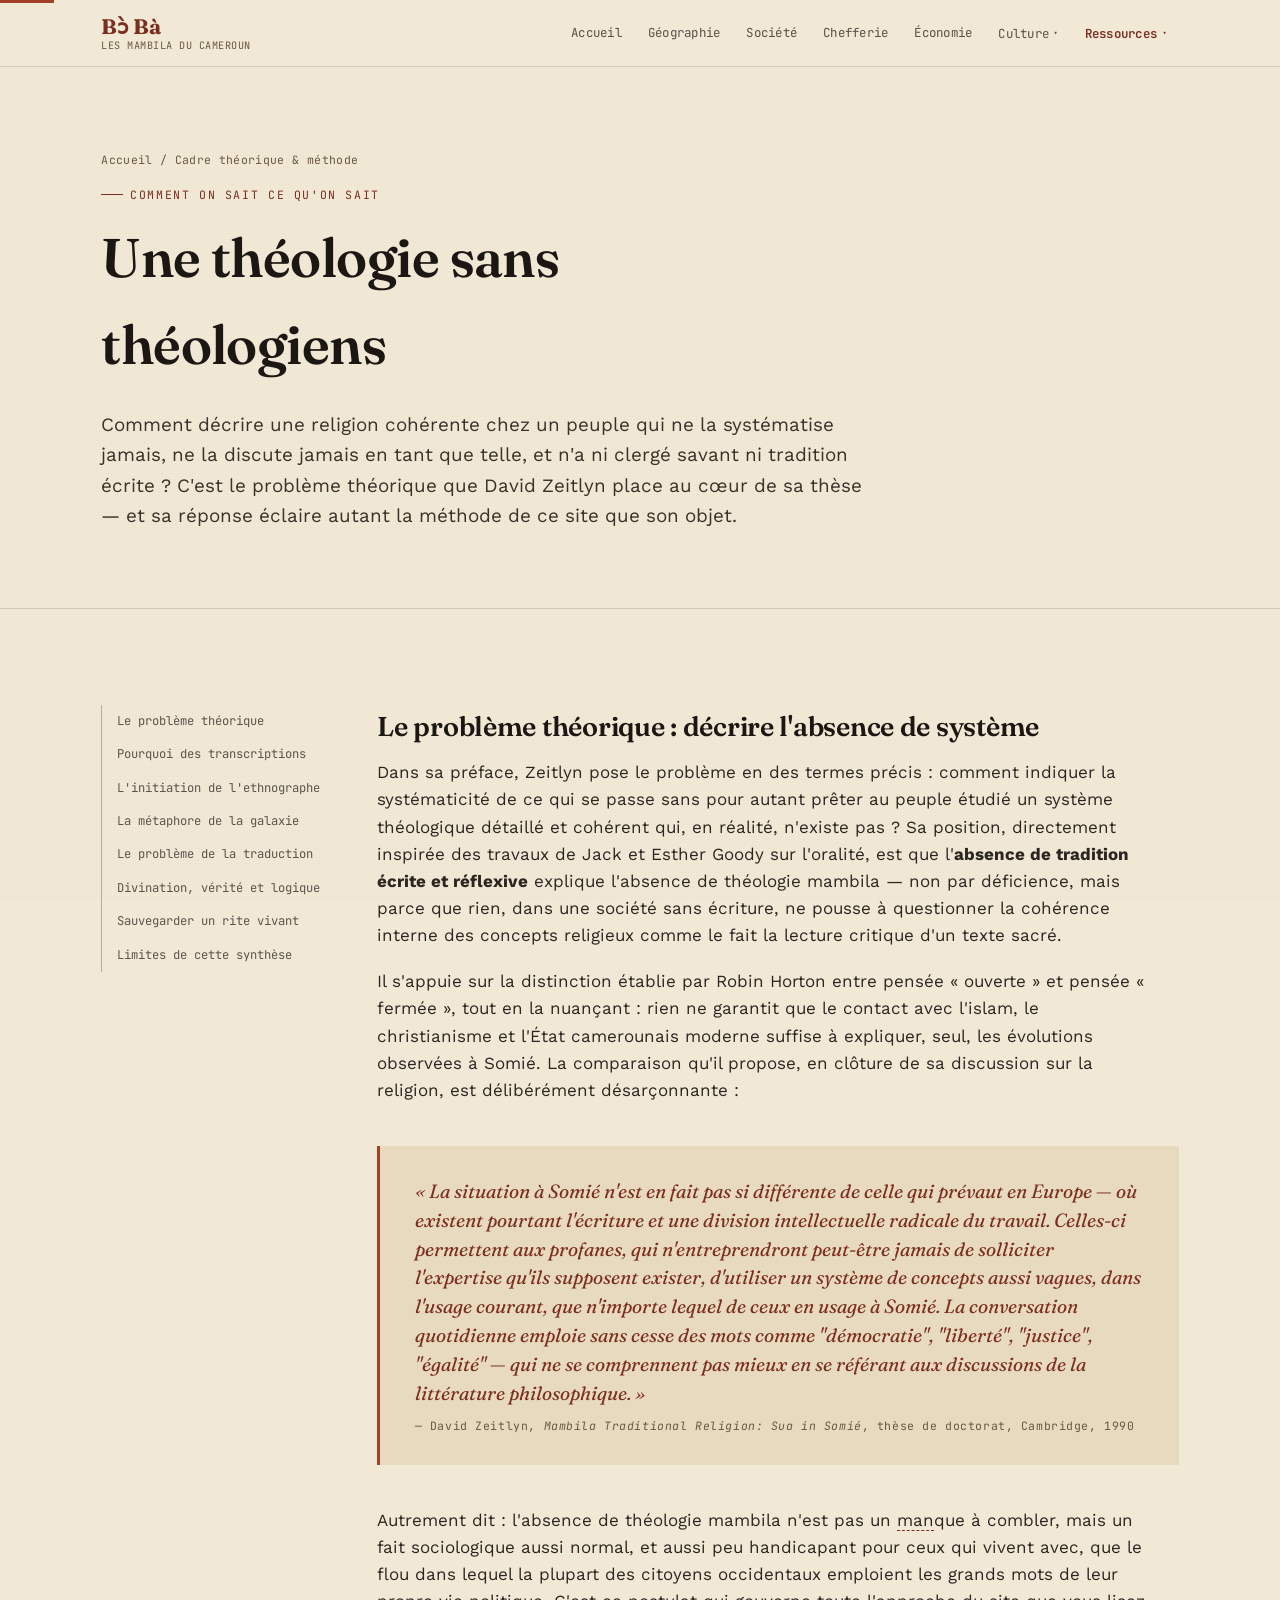
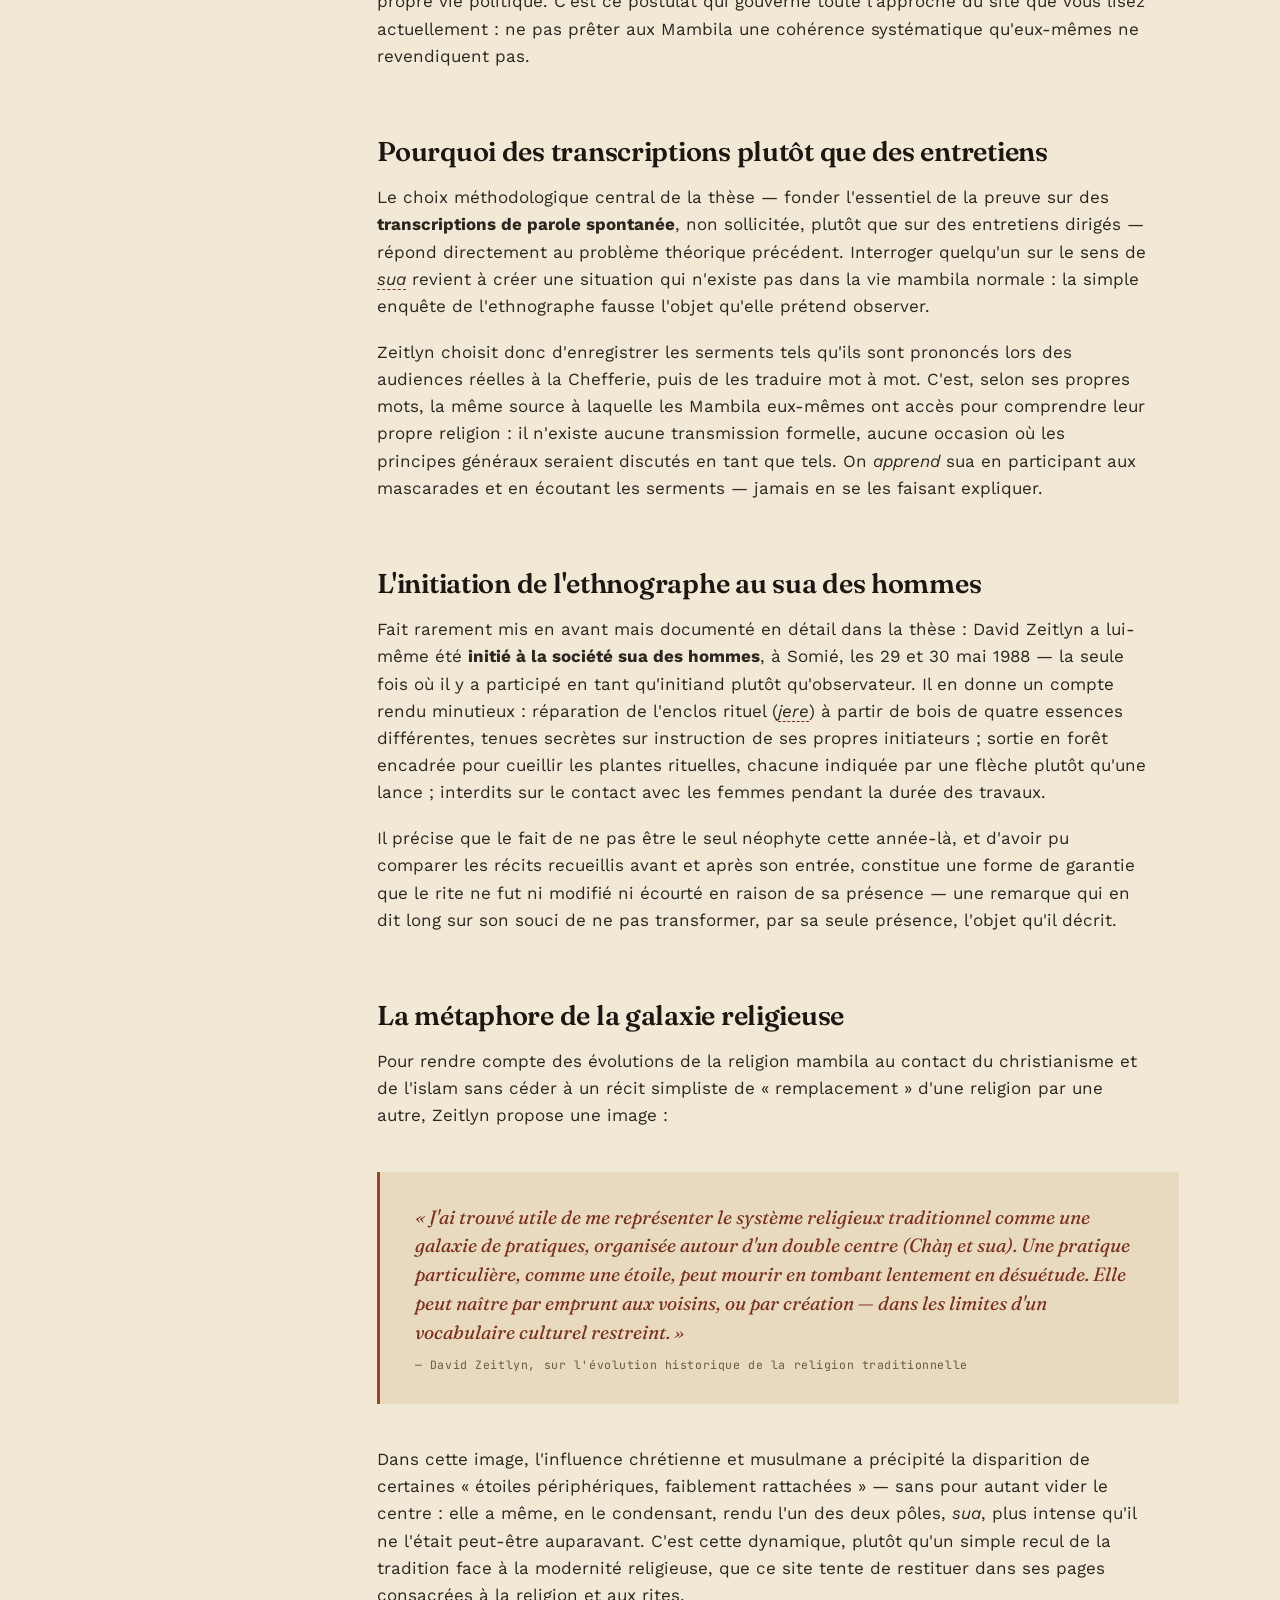
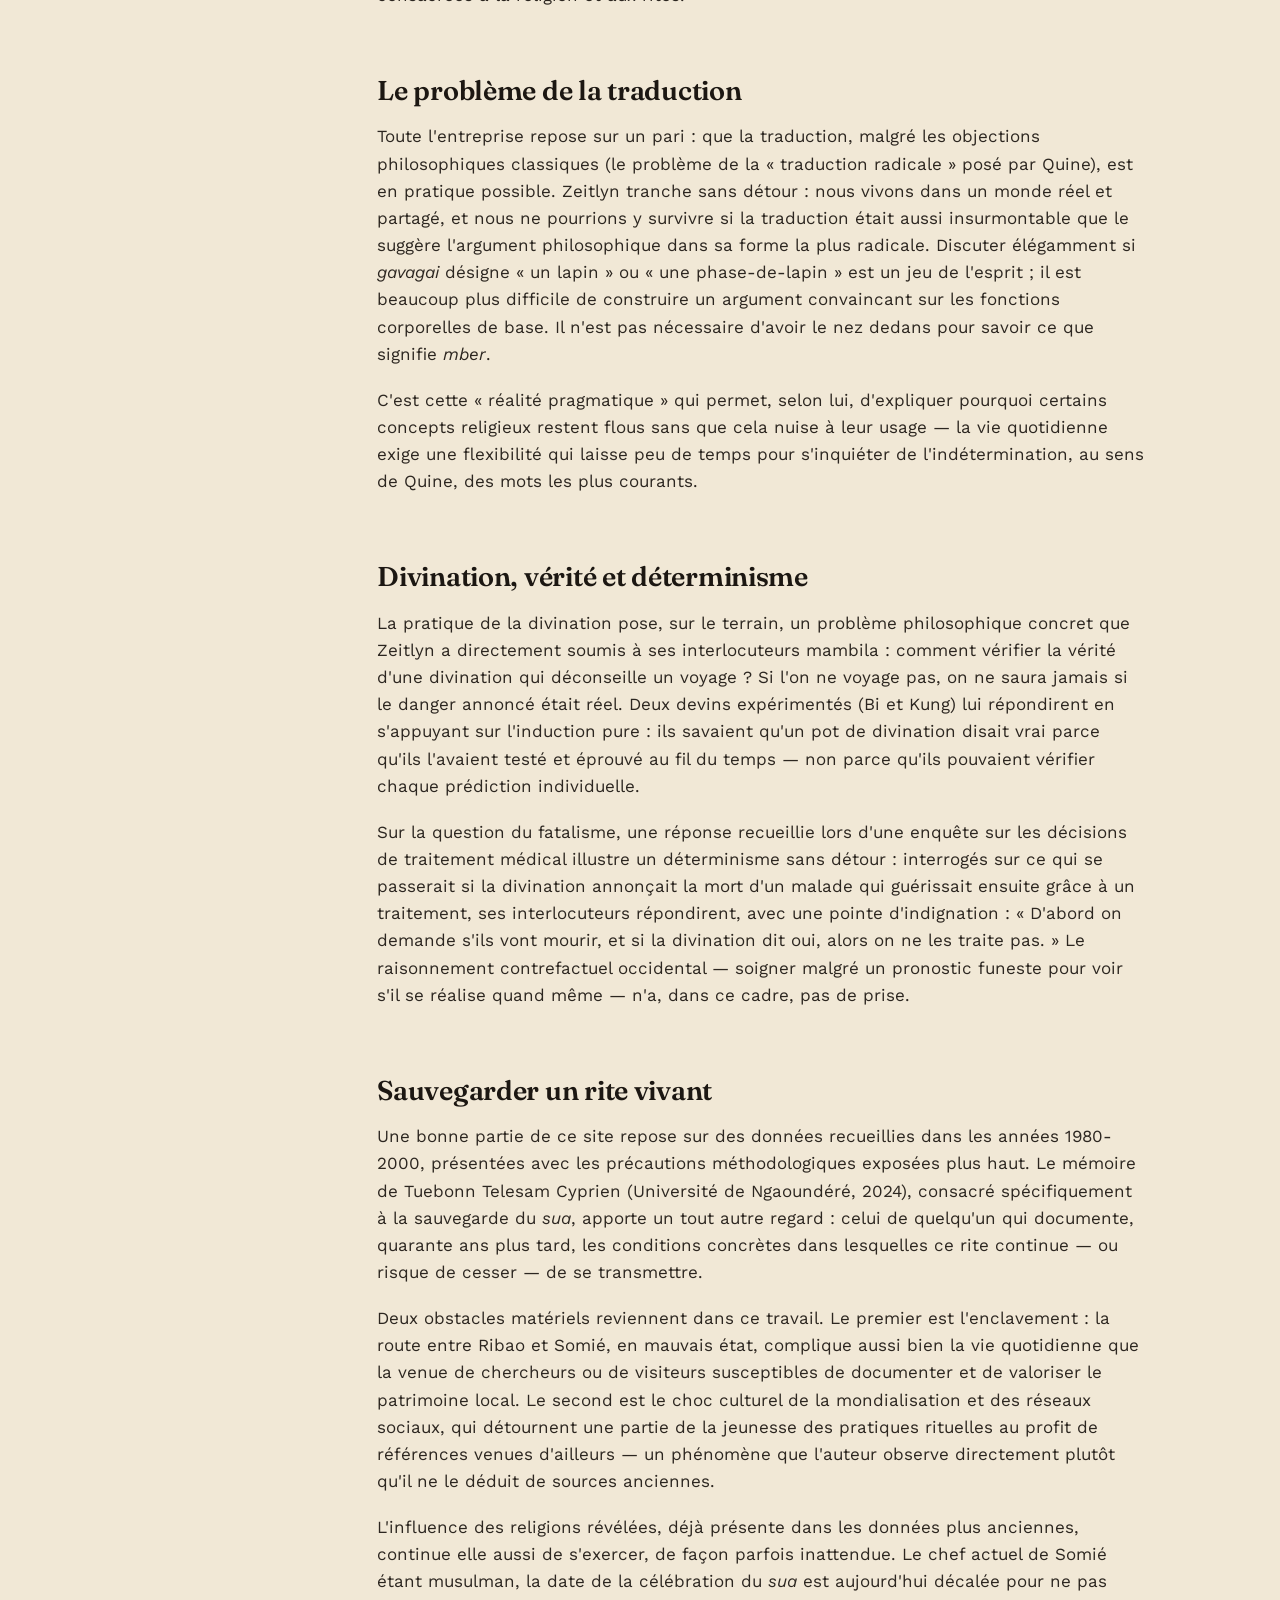
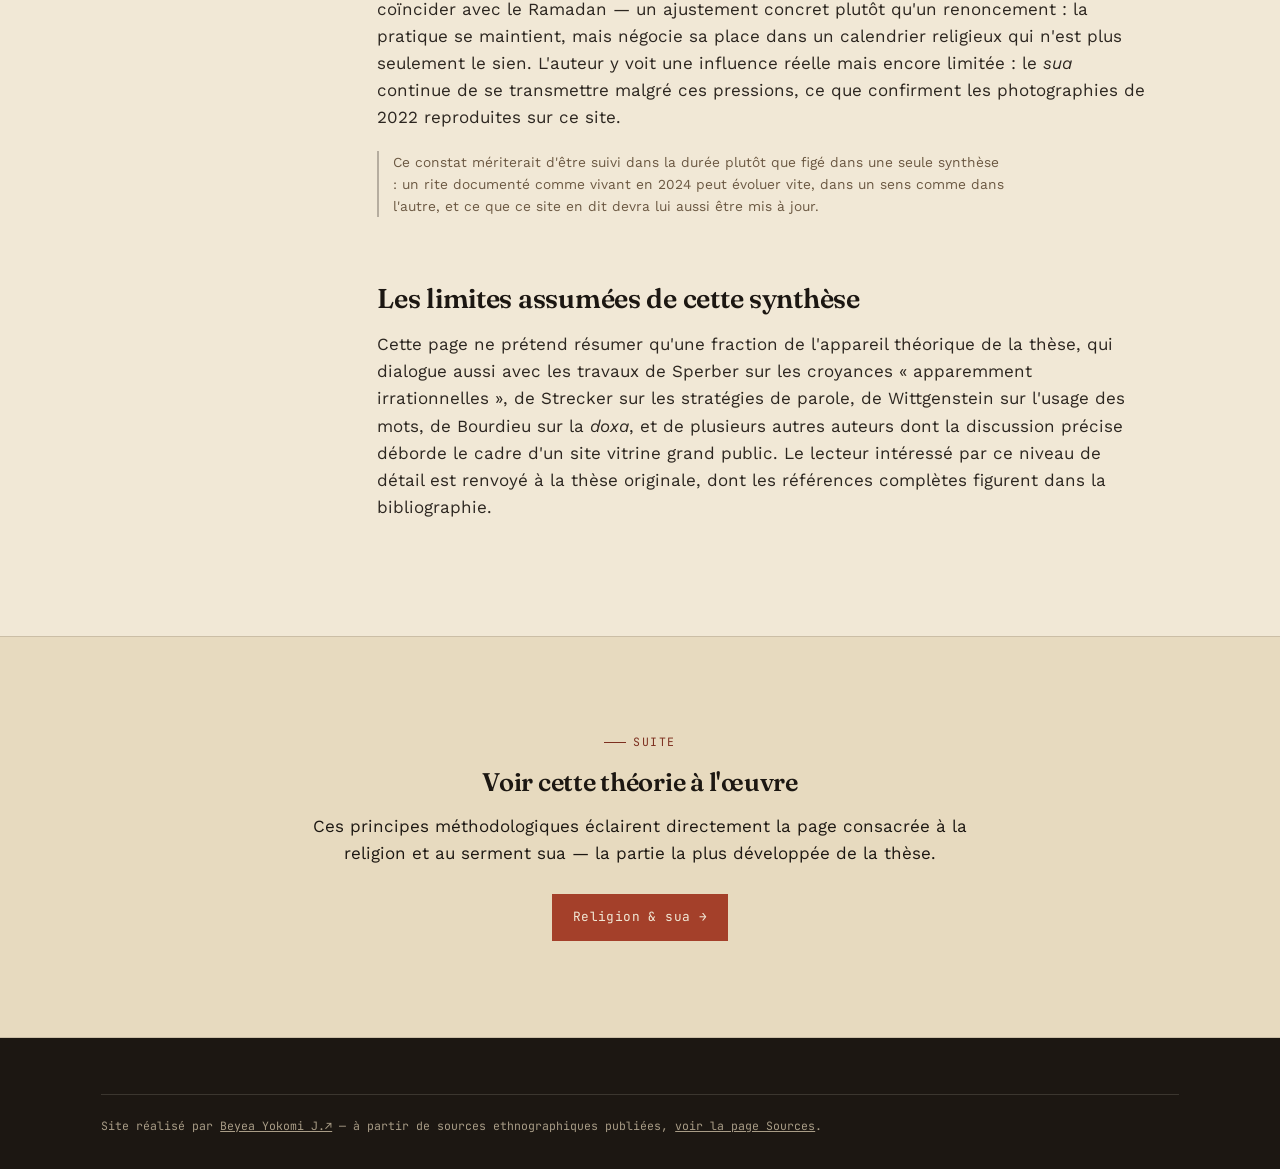
<file: methode.html>
<!doctype html>
<html lang="fr">
<head>
<meta charset="UTF-8">
<meta name="viewport" content="width=device-width, initial-scale=1">
<title>Cadre théorique &amp; méthode — Bɔ̀ Bà</title>
<meta name="description" content="Pourquoi une société sans théologiens peut avoir une religion cohérente : la contribution théorique de David Zeitlyn à l'anthropologie de la religion, à partir du cas mambila.">
<link rel="stylesheet" href="css/style.css">
</head>
<body>

<header class="site-header">
  <div class="nav-row">
    <a href="index.html" class="brand">
      <span class="mark">Bɔ̀ Bà</span>
      <span class="sub">Les Mambila du Cameroun</span>
    </a>
    <button class="nav-toggle" aria-label="Ouvrir le menu" aria-expanded="false">☰ Menu</button>
    <nav class="main">
      <a href="index.html">Accueil</a>
      <a href="geographie.html">Géographie</a>
      <a href="societe.html">Société</a>
      <a href="chefferie.html">Chefferie</a>
      <a href="economie.html">Économie</a>
      <div class="nav-group">
        <button type="button" class="nav-group__toggle" aria-expanded="false">Culture <span class="nav-group__chevron">▾</span></button>
        <div class="nav-group__menu">
          <a href="rites.html">Rites de passage</a>
          <a href="religion.html">Religion &amp; sua</a>
          <a href="histoire.html">Histoire</a>
          <a href="personnages.html">Personnages</a>
        </div>
      </div>
      <div class="nav-group">
        <button type="button" class="nav-group__toggle is-current" aria-expanded="false">Ressources <span class="nav-group__chevron">▾</span></button>
        <div class="nav-group__menu">
          <a href="methode.html" class="active">Méthode</a>
          <a href="sources.html">Sources</a>
        </div>
      </div>
    </nav>
  </div>
</header>

<section class="page-hero">
  <div class="wrap">
    <div class="breadcrumb"><a href="index.html">Accueil</a> / Cadre théorique &amp; méthode</div>
    <div class="eyebrow">Comment on sait ce qu'on sait</div>
    <h1>Une théologie sans théologiens</h1>
    <p class="lede">Comment décrire une religion cohérente chez un peuple qui ne la
    systématise jamais, ne la discute jamais en tant que telle, et n'a ni clergé savant ni
    tradition écrite ? C'est le problème théorique que David Zeitlyn place au cœur de sa thèse
    — et sa réponse éclaire autant la méthode de ce site que son objet.</p>
  </div>
</section>

<section>
  <div class="wrap article-grid">
    <nav class="article-nav">
      <span class="lab">Sur cette page</span>
      <ul>
        <li><a href="#probleme">Le problème théorique</a></li>
        <li><a href="#methode">Pourquoi des transcriptions</a></li>
        <li><a href="#initiation">L'initiation de l'ethnographe</a></li>
        <li><a href="#galaxie">La métaphore de la galaxie</a></li>
        <li><a href="#traduction">Le problème de la traduction</a></li>
        <li><a href="#verite">Divination, vérité et logique</a></li>
        <li><a href="#sauvegarde">Sauvegarder un rite vivant</a></li>
        <li><a href="#limites">Limites de cette synthèse</a></li>
      </ul>
    </nav>

    <div class="prose">

      <h2 id="probleme">Le problème théorique : décrire l'absence de système</h2>
      <p>Dans sa préface, Zeitlyn pose le problème en des termes précis : comment indiquer la
      systématicité de ce qui se passe sans pour autant prêter au peuple étudié un système
      théologique détaillé et cohérent qui, en réalité, n'existe pas ? Sa position, directement
      inspirée des travaux de Jack et Esther Goody sur l'oralité, est que l'<strong>absence de
      tradition écrite et réflexive</strong> explique l'absence de théologie mambila — non par
      déficience, mais parce que rien, dans une société sans écriture, ne pousse à questionner
      la cohérence interne des concepts religieux comme le fait la lecture critique d'un texte
      sacré.</p>
      <p>Il s'appuie sur la distinction établie par Robin Horton entre pensée « ouverte » et
      pensée « fermée », tout en la nuançant : rien ne garantit que le contact avec l'islam, le
      christianisme et l'État camerounais moderne suffise à expliquer, seul, les évolutions
      observées à Somié. La comparaison qu'il propose, en clôture de sa discussion sur la
      religion, est délibérément désarçonnante :</p>

      <blockquote class="field">
        « La situation à Somié n'est en fait pas si différente de celle qui prévaut en Europe —
        où existent pourtant l'écriture et une division intellectuelle radicale du travail.
        Celles-ci permettent aux profanes, qui n'entreprendront peut-être jamais de solliciter
        l'expertise qu'ils supposent exister, d'utiliser un système de concepts aussi vagues, dans
        l'usage courant, que n'importe lequel de ceux en usage à Somié. La conversation
        quotidienne emploie sans cesse des mots comme "démocratie", "liberté", "justice",
        "égalité" — qui ne se comprennent pas mieux en se référant aux discussions de la
        littérature philosophique. »
        <cite>— David Zeitlyn, <em>Mambila Traditional Religion: Sua in Somié</em>, thèse de doctorat, Cambridge, 1990</cite>
      </blockquote>

      <p>Autrement dit : l'absence de théologie mambila n'est pas un manque à combler, mais un
      fait sociologique aussi normal, et aussi peu handicapant pour ceux qui vivent avec, que le
      flou dans lequel la plupart des citoyens occidentaux emploient les grands mots de leur
      propre vie politique. C'est ce postulat qui gouverne toute l'approche du site que vous
      lisez actuellement : ne pas prêter aux Mambila une cohérence systématique qu'eux-mêmes ne
      revendiquent pas.</p>

      <h2 id="methode">Pourquoi des transcriptions plutôt que des entretiens</h2>
      <p>Le choix méthodologique central de la thèse — fonder l'essentiel de la preuve sur des
      <strong>transcriptions de parole spontanée</strong>, non sollicitée, plutôt que sur des
      entretiens dirigés — répond directement au problème théorique précédent. Interroger
      quelqu'un sur le sens de <em>sua</em> revient à créer une situation qui n'existe pas dans
      la vie mambila normale : la simple enquête de l'ethnographe fausse l'objet qu'elle prétend
      observer.</p>
      <p>Zeitlyn choisit donc d'enregistrer les serments tels qu'ils sont prononcés lors des
      audiences réelles à la Chefferie, puis de les traduire mot à mot. C'est, selon ses propres
      mots, la même source à laquelle les Mambila eux-mêmes ont accès pour comprendre leur
      propre religion : il n'existe aucune transmission formelle, aucune occasion où les
      principes généraux seraient discutés en tant que tels. On <em>apprend</em> sua en
      participant aux mascarades et en écoutant les serments — jamais en se les faisant
      expliquer.</p>

      <h2 id="initiation">L'initiation de l'ethnographe au sua des hommes</h2>
      <p>Fait rarement mis en avant mais documenté en détail dans la thèse : David Zeitlyn a
      lui-même été <strong>initié à la société sua des hommes</strong>, à Somié, les 29 et
      30 mai 1988 — la seule fois où il y a participé en tant qu'initiand plutôt qu'observateur.
      Il en donne un compte rendu minutieux : réparation de l'enclos rituel (<em>jere</em>) à
      partir de bois de quatre essences différentes, tenues secrètes sur instruction de ses
      propres initiateurs ; sortie en forêt encadrée pour cueillir les plantes rituelles, chacune
      indiquée par une flèche plutôt qu'une lance ; interdits sur le contact avec les femmes
      pendant la durée des travaux.</p>
      <p>Il précise que le fait de ne pas être le seul néophyte cette année-là, et d'avoir pu
      comparer les récits recueillis avant et après son entrée, constitue une forme de garantie
      que le rite ne fut ni modifié ni écourté en raison de sa présence — une remarque qui en
      dit long sur son souci de ne pas transformer, par sa seule présence, l'objet qu'il
      décrit.</p>

      <h2 id="galaxie">La métaphore de la galaxie religieuse</h2>
      <p>Pour rendre compte des évolutions de la religion mambila au contact du christianisme et
      de l'islam sans céder à un récit simpliste de « remplacement » d'une religion par une
      autre, Zeitlyn propose une image :</p>

      <blockquote class="field">
        « J'ai trouvé utile de me représenter le système religieux traditionnel comme une
        galaxie de pratiques, organisée autour d'un double centre (Chàŋ et sua). Une pratique
        particulière, comme une étoile, peut mourir en tombant lentement en désuétude. Elle
        peut naître par emprunt aux voisins, ou par création — dans les limites d'un vocabulaire
        culturel restreint. »
        <cite>— David Zeitlyn, sur l'évolution historique de la religion traditionnelle</cite>
      </blockquote>

      <p>Dans cette image, l'influence chrétienne et musulmane a précipité la disparition de
      certaines « étoiles périphériques, faiblement rattachées » — sans pour autant vider le
      centre : elle a même, en le condensant, rendu l'un des deux pôles, <em>sua</em>, plus
      intense qu'il ne l'était peut-être auparavant. C'est cette dynamique, plutôt qu'un simple
      recul de la tradition face à la modernité religieuse, que ce site tente de restituer dans
      ses pages consacrées à la religion et aux rites.</p>

      <h2 id="traduction">Le problème de la traduction</h2>
      <p>Toute l'entreprise repose sur un pari : que la traduction, malgré les objections
      philosophiques classiques (le problème de la « traduction radicale » posé par Quine), est
      en pratique possible. Zeitlyn tranche sans détour : nous vivons dans un monde réel et
      partagé, et nous ne pourrions y survivre si la traduction était aussi insurmontable que le
      suggère l'argument philosophique dans sa forme la plus radicale. Discuter élégamment si
      <em>gavagai</em> désigne « un lapin » ou « une phase-de-lapin » est un jeu de l'esprit ;
      il est beaucoup plus difficile de construire un argument convaincant sur les fonctions
      corporelles de base. Il n'est pas nécessaire d'avoir le nez dedans pour savoir ce que
      signifie <em>mber</em>.</p>
      <p>C'est cette « réalité pragmatique » qui permet, selon lui, d'expliquer pourquoi
      certains concepts religieux restent flous sans que cela nuise à leur usage — la vie
      quotidienne exige une flexibilité qui laisse peu de temps pour s'inquiéter de
      l'indétermination, au sens de Quine, des mots les plus courants.</p>

      <h2 id="verite">Divination, vérité et déterminisme</h2>
      <p>La pratique de la divination pose, sur le terrain, un problème philosophique concret que
      Zeitlyn a directement soumis à ses interlocuteurs mambila : comment vérifier la vérité
      d'une divination qui déconseille un voyage ? Si l'on ne voyage pas, on ne saura jamais si
      le danger annoncé était réel. Deux devins expérimentés (Bi et Kung) lui répondirent en
      s'appuyant sur l'induction pure : ils savaient qu'un pot de divination disait vrai parce
      qu'ils l'avaient testé et éprouvé au fil du temps — non parce qu'ils pouvaient vérifier
      chaque prédiction individuelle.</p>
      <p>Sur la question du fatalisme, une réponse recueillie lors d'une enquête sur les
      décisions de traitement médical illustre un déterminisme sans détour : interrogés sur ce
      qui se passerait si la divination annonçait la mort d'un malade qui guérissait ensuite
      grâce à un traitement, ses interlocuteurs répondirent, avec une pointe d'indignation :
      « D'abord on demande s'ils vont mourir, et si la divination dit oui, alors on ne les
      traite pas. » Le raisonnement contrefactuel occidental — soigner malgré un pronostic
      funeste pour voir s'il se réalise quand même — n'a, dans ce cadre, pas de prise.</p>

      <h2 id="sauvegarde">Sauvegarder un rite vivant</h2>
      <p>Une bonne partie de ce site repose sur des données recueillies dans les années
      1980-2000, présentées avec les précautions méthodologiques exposées plus haut. Le
      mémoire de Tuebonn Telesam Cyprien (Université de Ngaoundéré, 2024), consacré
      spécifiquement à la sauvegarde du <em>sua</em>, apporte un tout autre regard : celui de
      quelqu'un qui documente, quarante ans plus tard, les conditions concrètes dans lesquelles
      ce rite continue — ou risque de cesser — de se transmettre.</p>

      <p>Deux obstacles matériels reviennent dans ce travail. Le premier est l'enclavement :
      la route entre Ribao et Somié, en mauvais état, complique aussi bien la vie quotidienne
      que la venue de chercheurs ou de visiteurs susceptibles de documenter et de valoriser le
      patrimoine local. Le second est le choc culturel de la mondialisation et des réseaux
      sociaux, qui détournent une partie de la jeunesse des pratiques rituelles au profit de
      références venues d'ailleurs — un phénomène que l'auteur observe directement plutôt qu'il
      ne le déduit de sources anciennes.</p>

      <p>L'influence des religions révélées, déjà présente dans les données plus anciennes,
      continue elle aussi de s'exercer, de façon parfois inattendue. Le chef actuel de Somié
      étant musulman, la date de la célébration du <em>sua</em> est aujourd'hui décalée pour ne
      pas coïncider avec le Ramadan — un ajustement concret plutôt qu'un renoncement : la
      pratique se maintient, mais négocie sa place dans un calendrier religieux qui n'est plus
      seulement le sien. L'auteur y voit une influence réelle mais encore limitée : le
      <em>sua</em> continue de se transmettre malgré ces pressions, ce que confirment les
      photographies de 2022 reproduites sur ce site.</p>

      <p class="note">Ce constat mériterait d'être suivi dans la durée plutôt que figé dans une
      seule synthèse : un rite documenté comme vivant en 2024 peut évoluer vite, dans un sens
      comme dans l'autre, et ce que ce site en dit devra lui aussi être mis à jour.</p>

      <h2 id="limites">Les limites assumées de cette synthèse</h2>
      <p>Cette page ne prétend résumer qu'une fraction de l'appareil théorique de la thèse, qui
      dialogue aussi avec les travaux de Sperber sur les croyances « apparemment irrationnelles »,
      de Strecker sur les stratégies de parole, de Wittgenstein sur l'usage des mots, de Bourdieu
      sur la <em>doxa</em>, et de plusieurs autres auteurs dont la discussion précise déborde le
      cadre d'un site vitrine grand public. Le lecteur intéressé par ce niveau de détail est
      renvoyé à la thèse originale, dont les références complètes figurent dans la bibliographie.</p>

    </div>
  </div>
</section>

<section class="alt">
  <div class="wrap cta-block">
    <div class="eyebrow">Suite</div>
    <h2>Voir cette théorie à l'œuvre</h2>
    <p>Ces principes méthodologiques éclairent directement la page consacrée à la
    religion et au serment sua — la partie la plus développée de la thèse.</p>
    <a href="religion.html" class="btn primary">Religion &amp; sua →</a>
  </div>
</section>

<footer>
  <div class="wrap">
        <div class="foot-note">
      <span>Site réalisé par <a href="https://yokomi-potofolio.onrender.com/" target="_blank" rel="noopener">Beyea Yokomi J.↗</a> — à partir de sources ethnographiques publiées, <a href="sources.html">voir la page Sources</a>.</span>
      
    </div>
  </div>
</footer>

<script src="js/lexicon-data.js"></script>
<script src="js/main.js"></script>
<script src="js/lexicon.js"></script>
</body>
</html>
</file>
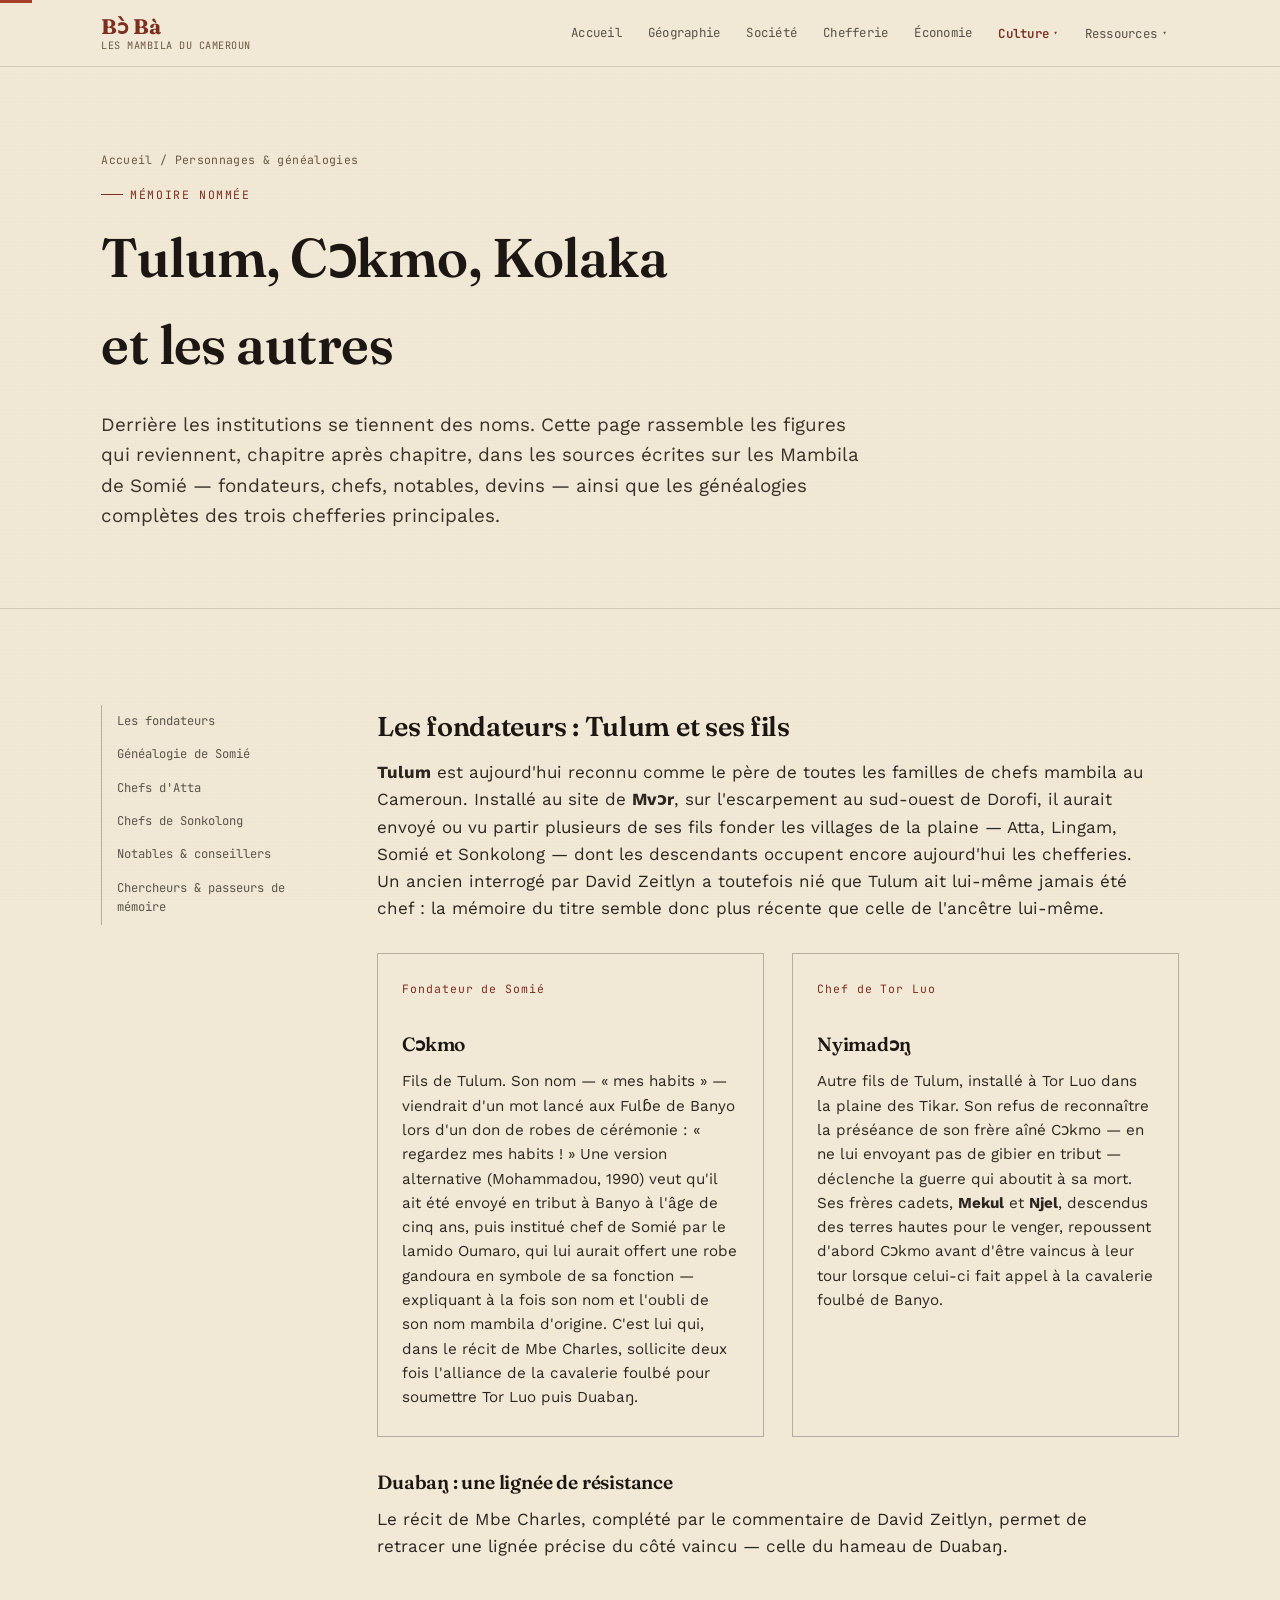
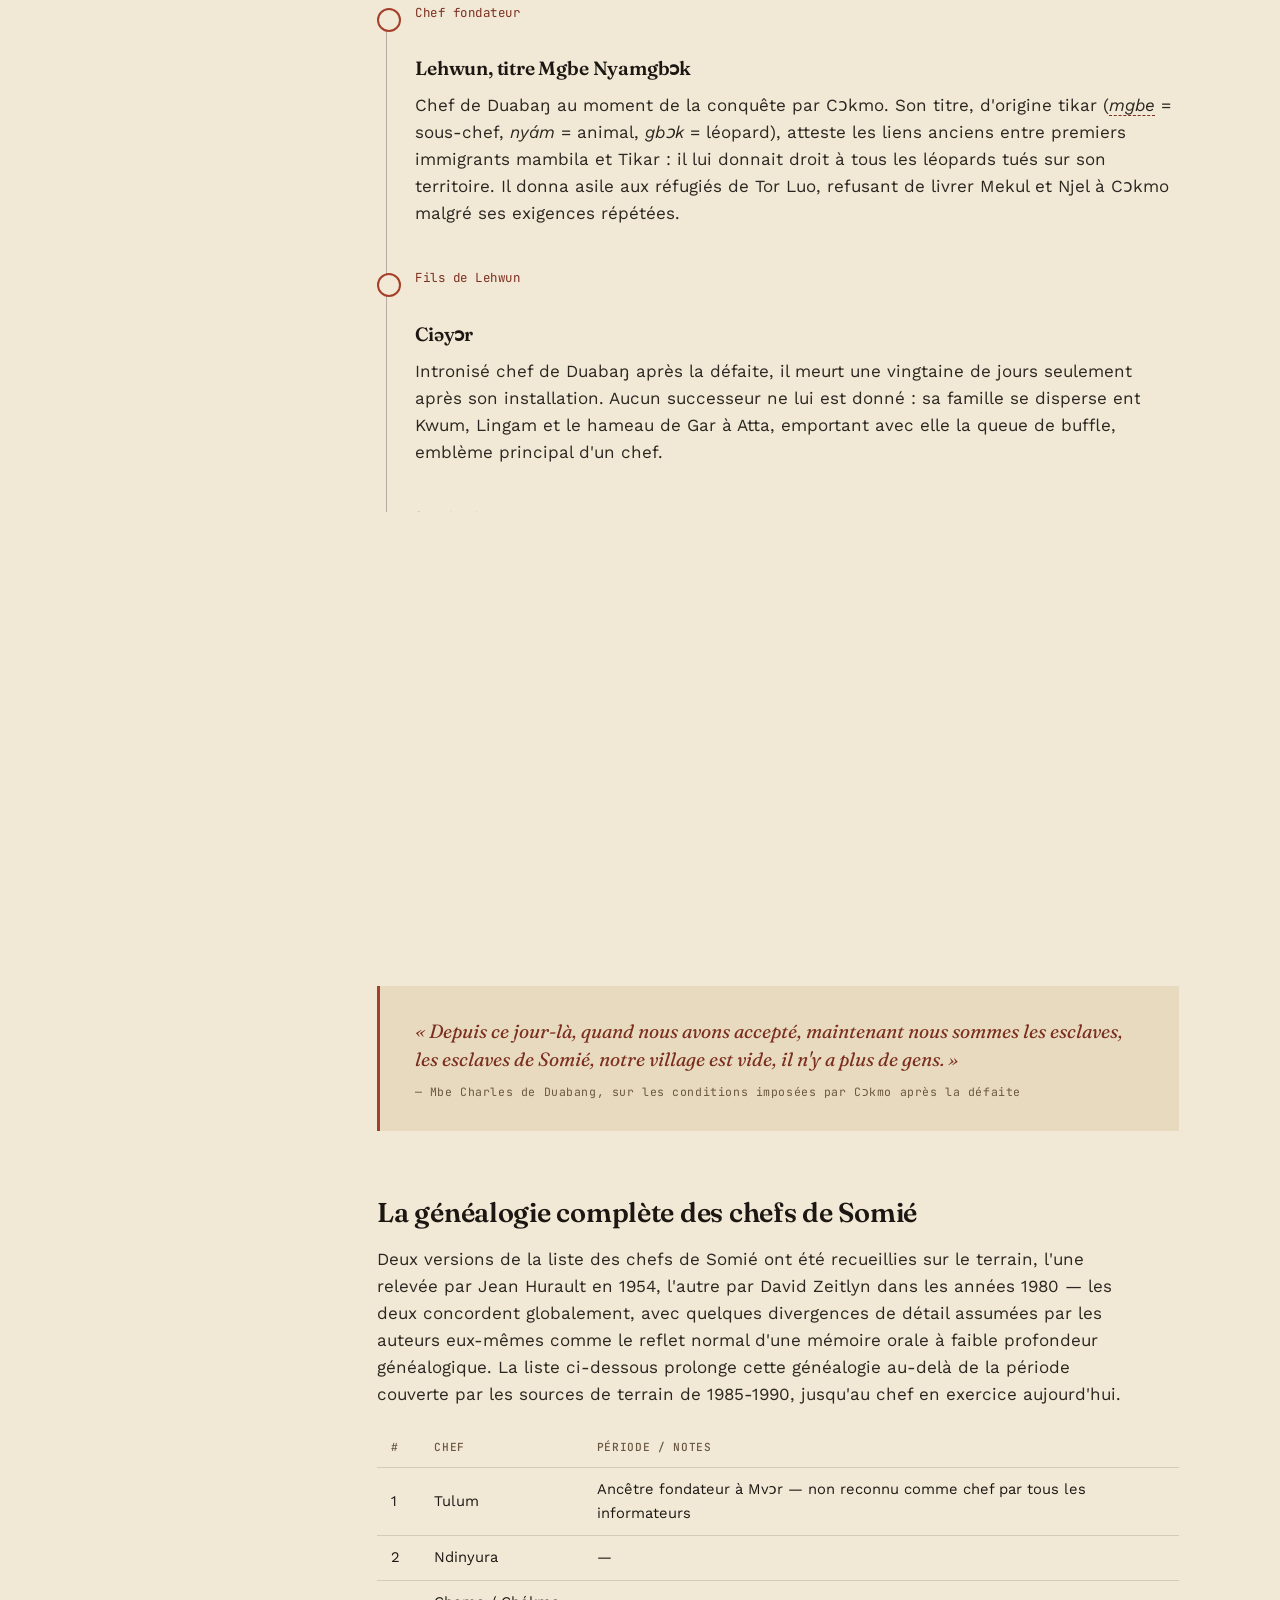
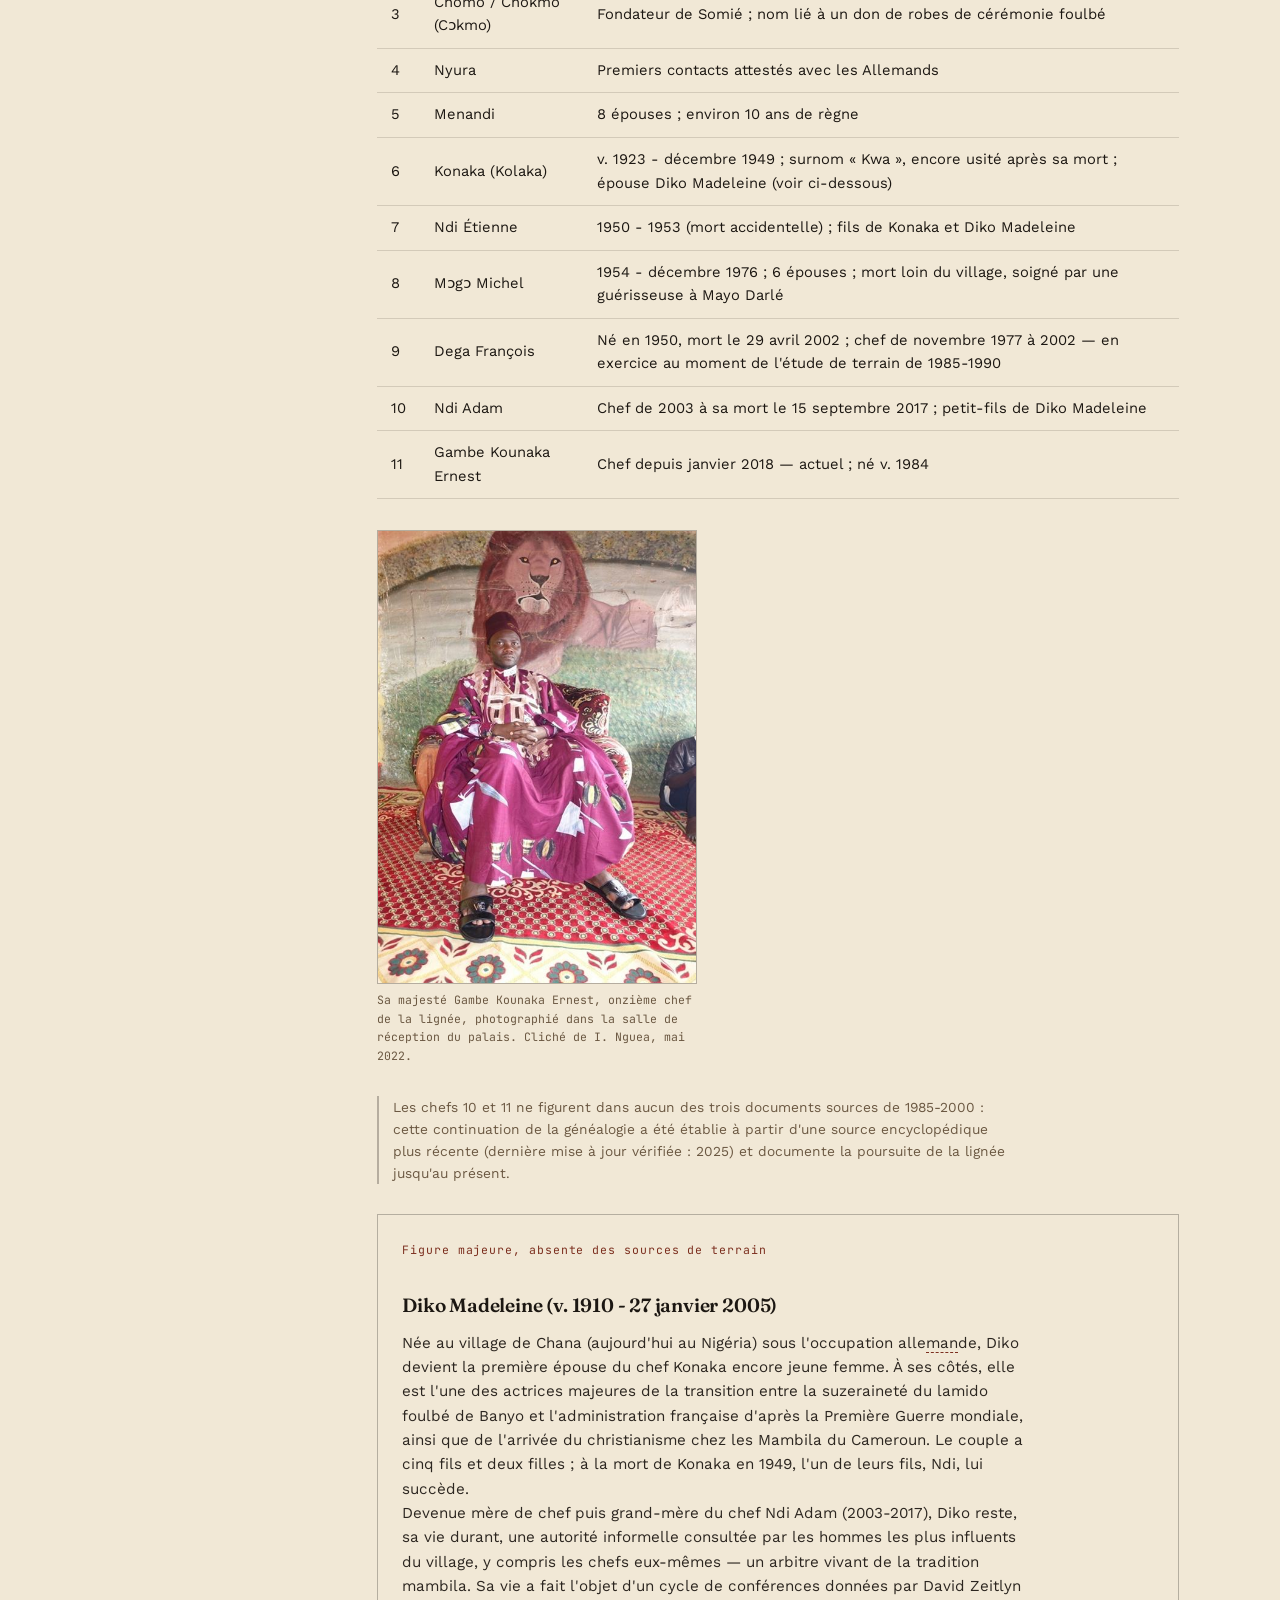
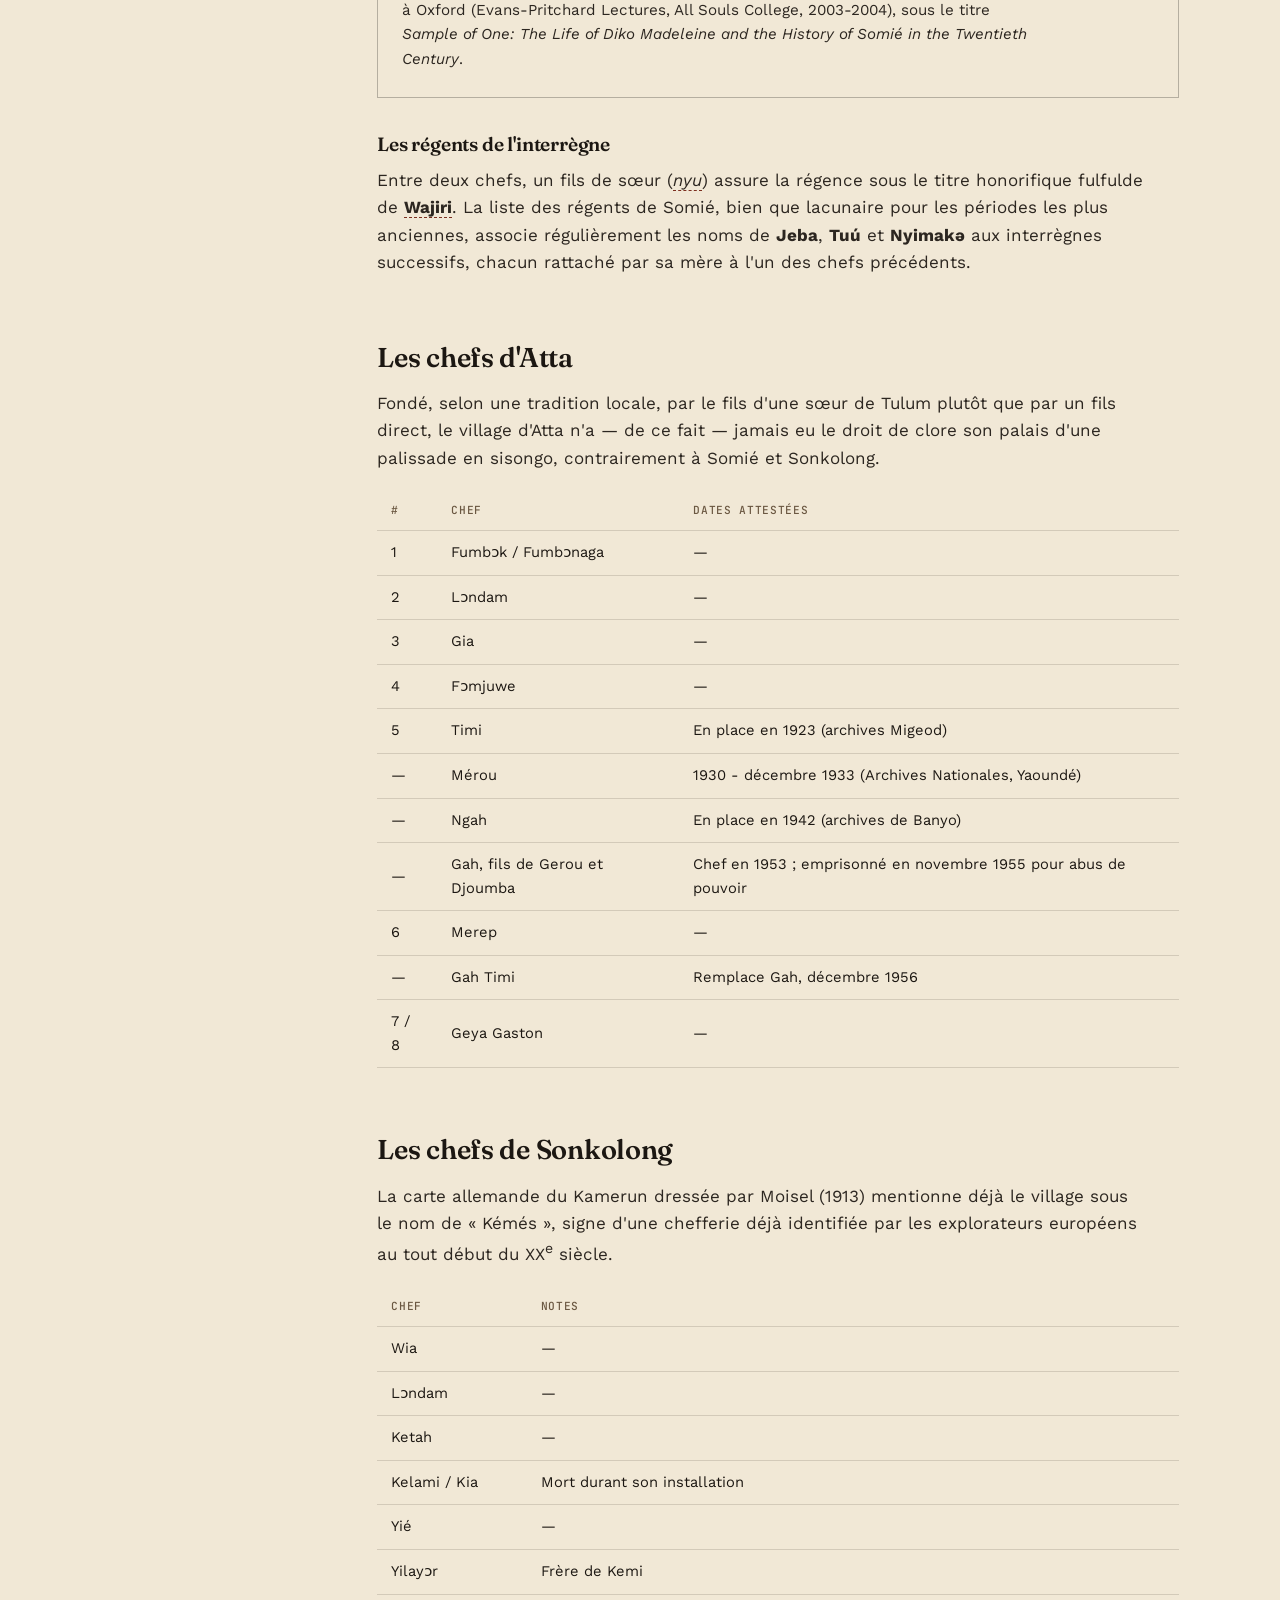
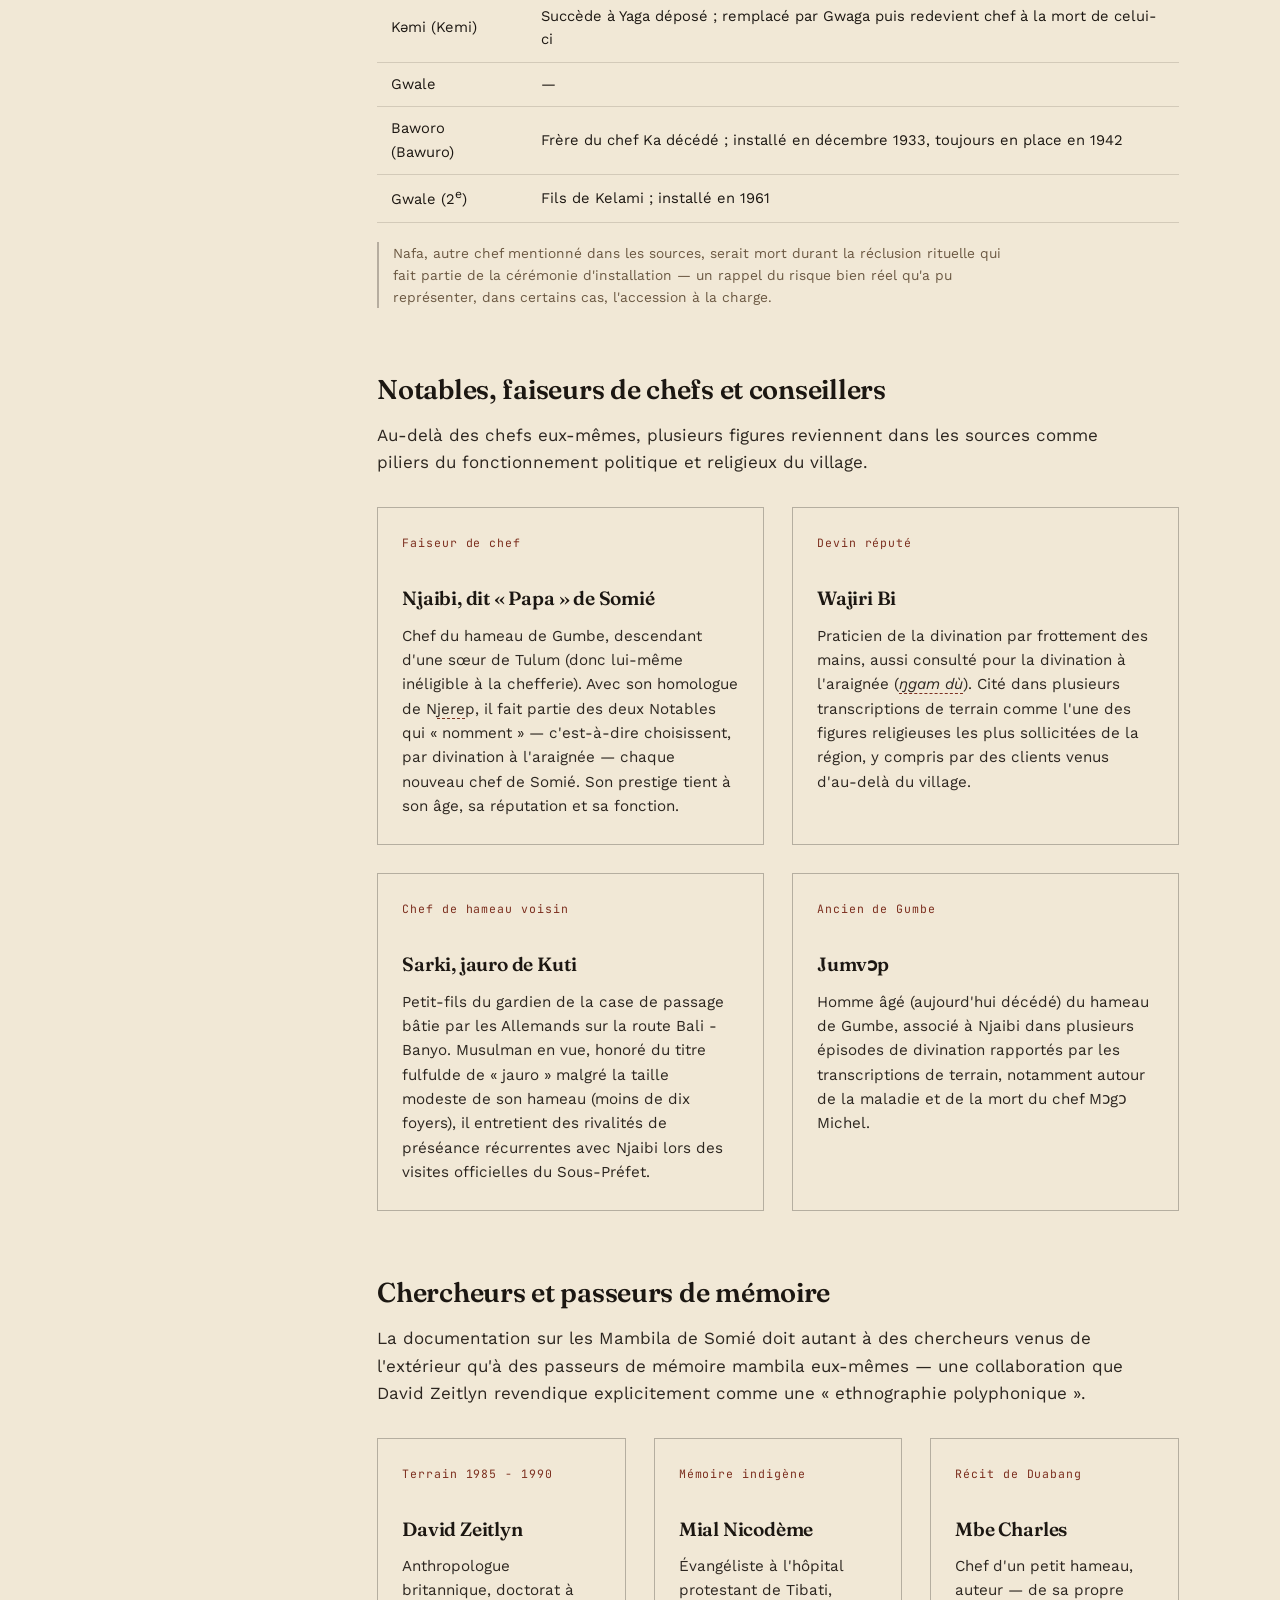
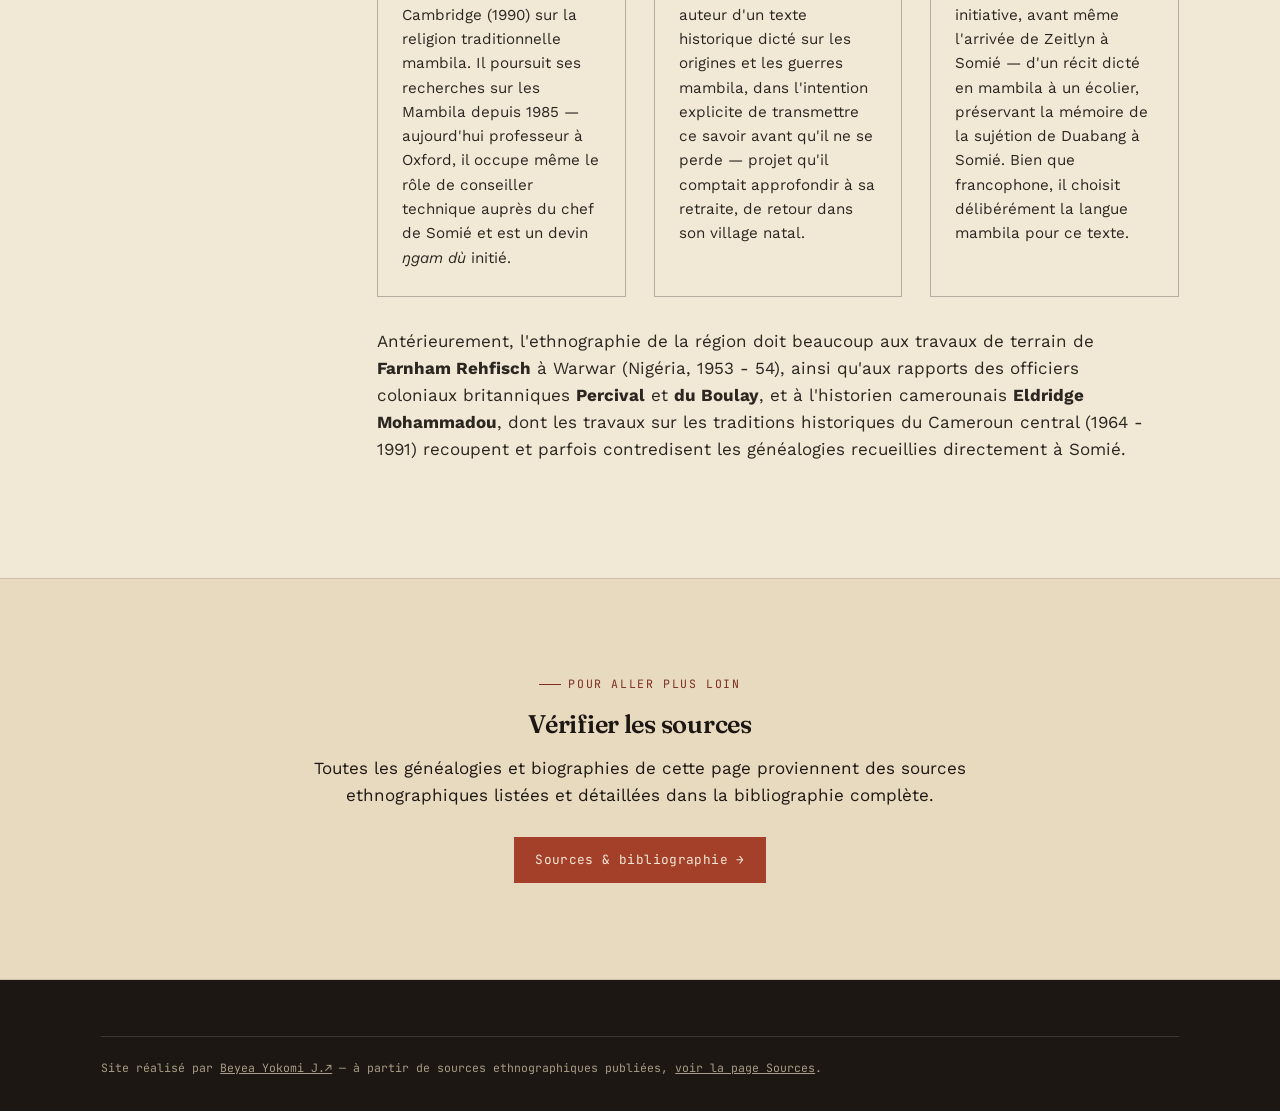
<file: personnages.html>
<!doctype html>
<html lang="fr">
<head>
<meta charset="UTF-8">
<meta name="viewport" content="width=device-width, initial-scale=1">
<title>Personnages &amp; généalogies — Bɔ̀ Bà</title>
<meta name="description" content="Tulum, Cɔkmo, Kolaka, Diko Madeleine et les autres figures marquantes de l'histoire mambila, avec les listes complètes des chefs de Somié, Atta et Sonkolong jusqu'à aujourd'hui.">
<link rel="stylesheet" href="css/style.css">
</head>
<body>

<header class="site-header">
  <div class="nav-row">
    <a href="index.html" class="brand">
      <span class="mark">Bɔ̀ Bà</span>
      <span class="sub">Les Mambila du Cameroun</span>
    </a>
    <button class="nav-toggle" aria-label="Ouvrir le menu" aria-expanded="false">☰ Menu</button>
    <nav class="main">
      <a href="index.html">Accueil</a>
      <a href="geographie.html">Géographie</a>
      <a href="societe.html">Société</a>
      <a href="chefferie.html">Chefferie</a>
      <a href="economie.html">Économie</a>
      <div class="nav-group">
        <button type="button" class="nav-group__toggle is-current" aria-expanded="false">Culture <span class="nav-group__chevron">▾</span></button>
        <div class="nav-group__menu">
          <a href="rites.html">Rites de passage</a>
          <a href="religion.html">Religion &amp; sua</a>
          <a href="histoire.html">Histoire</a>
          <a href="personnages.html" class="active">Personnages</a>
        </div>
      </div>
      <div class="nav-group">
        <button type="button" class="nav-group__toggle" aria-expanded="false">Ressources <span class="nav-group__chevron">▾</span></button>
        <div class="nav-group__menu">
          <a href="methode.html">Méthode</a>
          <a href="sources.html">Sources</a>
        </div>
      </div>
    </nav>
  </div>
</header>

<section class="page-hero">
  <div class="wrap">
    <div class="breadcrumb"><a href="index.html">Accueil</a> / Personnages &amp; généalogies</div>
    <div class="eyebrow">Mémoire nommée</div>
    <h1>Tulum, Cɔkmo, Kolaka et les autres</h1>
    <p class="lede">Derrière les institutions se tiennent des noms. Cette page rassemble les
    figures qui reviennent, chapitre après chapitre, dans les sources écrites sur les Mambila
    de Somié — fondateurs, chefs, notables, devins — ainsi que les généalogies complètes des
    trois chefferies principales.</p>
  </div>
</section>

<section>
  <div class="wrap article-grid">
    <nav class="article-nav">
      <span class="lab">Sur cette page</span>
      <ul>
        <li><a href="#fondateurs">Les fondateurs</a></li>
        <li><a href="#somie-genealogie">Généalogie de Somié</a></li>
        <li><a href="#atta-genealogie">Chefs d'Atta</a></li>
        <li><a href="#sonkolong-genealogie">Chefs de Sonkolong</a></li>
        <li><a href="#notables">Notables &amp; conseillers</a></li>
        <li><a href="#chercheurs">Chercheurs &amp; passeurs de mémoire</a></li>
      </ul>
    </nav>

    <div class="prose">

      <h2 id="fondateurs">Les fondateurs : Tulum et ses fils</h2>
      <p><strong>Tulum</strong> est aujourd'hui reconnu comme le père de toutes les familles de
      chefs mambila au Cameroun. Installé au site de <strong>Mvɔr</strong>, sur l'escarpement
      au sud-ouest de Dorofi, il aurait envoyé ou vu partir plusieurs de ses fils fonder les
      villages de la plaine — Atta, Lingam, Somié et Sonkolong — dont les descendants occupent
      encore aujourd'hui les chefferies. Un ancien interrogé par David Zeitlyn a toutefois nié
      que Tulum ait lui-même jamais été chef : la mémoire du titre semble donc plus récente que
      celle de l'ancêtre lui-même.</p>

      <div class="grid cols-2 my-block--lg">
        <div class="card">
          <span class="num">Fondateur de Somié</span>
          <h3>Cɔkmo</h3>
          <p>Fils de Tulum. Son nom — « mes habits » — viendrait d'un mot lancé aux Fulɓe de
          Banyo lors d'un don de robes de cérémonie : « regardez mes habits ! » Une version
          alternative (Mohammadou, 1990) veut qu'il ait été envoyé en tribut à Banyo à l'âge de
          cinq ans, puis institué chef de Somié par le lamido Oumaro, qui lui aurait offert une
          robe gandoura en symbole de sa fonction — expliquant à la fois son nom et l'oubli de
          son nom mambila d'origine. C'est lui qui, dans le récit de Mbe Charles, sollicite deux
          fois l'alliance de la cavalerie foulbé pour soumettre Tor Luo puis Duabaŋ.</p>
        </div>
        <div class="card">
          <span class="num">Chef de Tor Luo</span>
          <h3>Nyimadɔŋ</h3>
          <p>Autre fils de Tulum, installé à Tor Luo dans la plaine des Tikar. Son refus de
          reconnaître la préséance de son frère aîné Cɔkmo — en ne lui envoyant pas de gibier en
          tribut — déclenche la guerre qui aboutit à sa mort. Ses frères cadets,
          <strong>Mekul</strong> et <strong>Njel</strong>, descendus des terres hautes pour le
          venger, repoussent d'abord Cɔkmo avant d'être vaincus à leur tour lorsque celui-ci fait
          appel à la cavalerie foulbé de Banyo.</p>
        </div>
      </div>

      <h3>Duabaŋ : une lignée de résistance</h3>
      <p>Le récit de Mbe Charles, complété par le commentaire de David Zeitlyn, permet de
      retracer une lignée précise du côté vaincu — celle du hameau de Duabaŋ.</p>

      <div class="timeline">
        <div class="tl-item">
          <span class="when">Chef fondateur</span>
          <h3>Lehwun, titre Mgbe Nyamgbɔk</h3>
          <p>Chef de Duabaŋ au moment de la conquête par Cɔkmo. Son titre, d'origine tikar
          (<em>mgbe</em> = sous-chef, <em>nyám</em> = animal, <em>gbɔk</em> = léopard), atteste
          les liens anciens entre premiers immigrants mambila et Tikar : il lui donnait droit à
          tous les léopards tués sur son territoire. Il donna asile aux réfugiés de Tor Luo,
          refusant de livrer Mekul et Njel à Cɔkmo malgré ses exigences répétées.</p>
        </div>
        <div class="tl-item">
          <span class="when">Fils de Lehwun</span>
          <h3>Ciəyɔr</h3>
          <p>Intronisé chef de Duabaŋ après la défaite, il meurt une vingtaine de jours
          seulement après son installation. Aucun successeur ne lui est donné : sa famille se
          disperse entre Kwum, Lingam et le hameau de Gar à Atta, emportant avec elle la queue de
          buffle, emblème principal d'un chef.</p>
        </div>
        <div class="tl-item">
          <span class="when">Grands chasseurs</span>
          <h3>Yabo et Njɔnbe</h3>
          <p>Survivants de la famille de Ciəyɔr et Lehwun, réputés grands chasseurs de buffle,
          contraints de livrer en tribut à Somié les jambes et organes internes de leurs prises.
          Une jambe coupée par accident met en colère le chef <strong>Kolaka</strong>, qui exige
          une amende ; Yabo s'enfuit alors au village konja de Mbonjanga, chez son frère cadet
          Yɔrmgbe.</p>
        </div>
        <div class="tl-item">
          <span class="when">1949</span>
          <h3>Ngɔnbe, le porteur seul</h3>
          <p>Autre membre de la famille dispersée, contraint par Kolaka de porter seul,
          seul parmi tous les astreints à la corvée, chaque jour de tribut jusqu'à Banyo — sans
          relais, « parce qu'il est seul », précise le récit de son propre fils Mbe Charles. Il
          ne rentre à Duabaŋ qu'en <strong>novembre 1949</strong>, l'année même de la mort de
          Kolaka.</p>
        </div>
      </div>

      <blockquote class="field">
        « Depuis ce jour-là, quand nous avons accepté, maintenant nous sommes les esclaves,
        les esclaves de Somié, notre village est vide, il n'y a plus de gens. »
        <cite>— Mbe Charles de Duabang, sur les conditions imposées par Cɔkmo après la défaite</cite>
      </blockquote>

      <h2 id="somie-genealogie">La généalogie complète des chefs de Somié</h2>
      <p>Deux versions de la liste des chefs de Somié ont été recueillies sur le terrain, l'une
      relevée par Jean Hurault en 1954, l'autre par David Zeitlyn dans les années 1980 — les
      deux concordent globalement, avec quelques divergences de détail assumées par les auteurs
      eux-mêmes comme le reflet normal d'une mémoire orale à faible profondeur généalogique. La
      liste ci-dessous prolonge cette généalogie au-delà de la période couverte par les sources
      de terrain de 1985-1990, jusqu'au chef en exercice aujourd'hui.</p>

      <table class="data">
        <thead><tr><th>#</th><th>Chef</th><th>Période / notes</th></tr></thead>
        <tbody>
          <tr><td>1</td><td>Tulum</td><td>Ancêtre fondateur à Mvɔr — non reconnu comme chef par tous les informateurs</td></tr>
          <tr><td>2</td><td>Ndinyura</td><td>—</td></tr>
          <tr><td>3</td><td>Chomo / Chókmo (Cɔkmo)</td><td>Fondateur de Somié ; nom lié à un don de robes de cérémonie foulbé</td></tr>
          <tr><td>4</td><td>Nyura</td><td>Premiers contacts attestés avec les Allemands</td></tr>
          <tr><td>5</td><td>Menandi</td><td>8 épouses ; environ 10 ans de règne</td></tr>
          <tr><td>6</td><td>Konaka (Kolaka)</td><td>v. 1923 - décembre 1949 ; surnom « Kwa », encore usité après sa mort ; épouse Diko Madeleine (voir ci-dessous)</td></tr>
          <tr><td>7</td><td>Ndi Étienne</td><td>1950 - 1953 (mort accidentelle) ; fils de Konaka et Diko Madeleine</td></tr>
          <tr><td>8</td><td>Mɔgɔ Michel</td><td>1954 - décembre 1976 ; 6 épouses ; mort loin du village, soigné par une guérisseuse à Mayo Darlé</td></tr>
          <tr><td>9</td><td>Dega François</td><td>Né en 1950, mort le 29 avril 2002 ; chef de novembre 1977 à 2002 — en exercice au moment de l'étude de terrain de 1985-1990</td></tr>
          <tr><td>10</td><td>Ndi Adam</td><td>Chef de 2003 à sa mort le 15 septembre 2017 ; petit-fils de Diko Madeleine</td></tr>
          <tr><td>11</td><td>Gambe Kounaka Ernest</td><td>Chef depuis janvier 2018 — actuel ; né v. 1984</td></tr>
        </tbody>
      </table>

      <figure class="figure" style="max-width:320px;">
        <img src="assets/img/chef-gambe-kounaka.jpg" alt="Portrait de sa majesté Gambe Kounaka Ernest, chef des Mambila de Somié, en tenue de cérémonie pourpre" loading="lazy" style="width:100%; border:1px solid var(--line-strong);">
        <figcaption class="cap">Sa majesté Gambe Kounaka Ernest, onzième chef de la lignée, photographié dans la
        salle de réception du palais. Cliché de I. Nguea, mai 2022.</figcaption>
      </figure>

      <p class="note">Les chefs 10 et 11 ne figurent dans aucun des trois documents sources de
      1985-2000 : cette continuation de la généalogie a été établie à partir d'une source
      encyclopédique plus récente (dernière mise à jour vérifiée : 2025) et documente la
      poursuite de la lignée jusqu'au présent.</p>

      <div class="card my-block--lg">
        <span class="num">Figure majeure, absente des sources de terrain</span>
        <h3>Diko Madeleine (v. 1910 - 27 janvier 2005)</h3>
        <p>Née au village de Chana (aujourd'hui au Nigéria) sous l'occupation allemande, Diko
        devient la première épouse du chef Konaka encore jeune femme. À ses côtés, elle est
        l'une des actrices majeures de la transition entre la suzeraineté du lamido foulbé de
        Banyo et l'administration française d'après la Première Guerre mondiale, ainsi que de
        l'arrivée du christianisme chez les Mambila du Cameroun. Le couple a cinq fils et deux
        filles ; à la mort de Konaka en 1949, l'un de leurs fils, Ndi, lui succède.</p>
        <p>Devenue mère de chef puis grand-mère du chef Ndi Adam (2003-2017), Diko reste, sa vie
        durant, une autorité informelle consultée par les hommes les plus influents du village,
        y compris les chefs eux-mêmes — un arbitre vivant de la tradition mambila. Sa vie a fait
        l'objet d'un cycle de conférences données par David Zeitlyn à Oxford (Evans-Pritchard
        Lectures, All Souls College, 2003-2004), sous le titre <em>Sample of One: The Life of
        Diko Madeleine and the History of Somié in the Twentieth Century</em>.</p>
      </div>

      <h3>Les régents de l'interrègne</h3>
      <p>Entre deux chefs, un fils de sœur (<em>nyu</em>) assure la régence sous le titre
      honorifique fulfulde de <strong>Wajiri</strong>. La liste des régents de Somié, bien que
      lacunaire pour les périodes les plus anciennes, associe régulièrement les noms de
      <strong>Jeba</strong>, <strong>Tuú</strong> et <strong>Nyimakə</strong> aux interrègnes
      successifs, chacun rattaché par sa mère à l'un des chefs précédents.</p>

      <h2 id="atta-genealogie">Les chefs d'Atta</h2>
      <p>Fondé, selon une tradition locale, par le fils d'une sœur de Tulum plutôt que par un
      fils direct, le village d'Atta n'a — de ce fait — jamais eu le droit de clore son palais
      d'une palissade en sisongo, contrairement à Somié et Sonkolong.</p>

      <table class="data">
        <thead><tr><th>#</th><th>Chef</th><th>Dates attestées</th></tr></thead>
        <tbody>
          <tr><td>1</td><td>Fumbɔk / Fumbɔnaga</td><td>—</td></tr>
          <tr><td>2</td><td>Lɔndam</td><td>—</td></tr>
          <tr><td>3</td><td>Gia</td><td>—</td></tr>
          <tr><td>4</td><td>Fɔmjuwe</td><td>—</td></tr>
          <tr><td>5</td><td>Timi</td><td>En place en 1923 (archives Migeod)</td></tr>
          <tr><td>—</td><td>Mérou</td><td>1930 - décembre 1933 (Archives Nationales, Yaoundé)</td></tr>
          <tr><td>—</td><td>Ngah</td><td>En place en 1942 (archives de Banyo)</td></tr>
          <tr><td>—</td><td>Gah, fils de Gerou et Djoumba</td><td>Chef en 1953 ; emprisonné en novembre 1955 pour abus de pouvoir</td></tr>
          <tr><td>6</td><td>Merep</td><td>—</td></tr>
          <tr><td>—</td><td>Gah Timi</td><td>Remplace Gah, décembre 1956</td></tr>
          <tr><td>7 / 8</td><td>Geya Gaston</td><td>—</td></tr>
        </tbody>
      </table>

      <h2 id="sonkolong-genealogie">Les chefs de Sonkolong</h2>
      <p>La carte allemande du Kamerun dressée par Moisel (1913) mentionne déjà le village sous
      le nom de « Kémés », signe d'une chefferie déjà identifiée par les explorateurs européens
      au tout début du XX<sup>e</sup> siècle.</p>

      <table class="data">
        <thead><tr><th>Chef</th><th>Notes</th></tr></thead>
        <tbody>
          <tr><td>Wia</td><td>—</td></tr>
          <tr><td>Lɔndam</td><td>—</td></tr>
          <tr><td>Ketah</td><td>—</td></tr>
          <tr><td>Kelami / Kia</td><td>Mort durant son installation</td></tr>
          <tr><td>Yié</td><td>—</td></tr>
          <tr><td>Yilayɔr</td><td>Frère de Kemi</td></tr>
          <tr><td>Kəmi (Kemi)</td><td>Succède à Yaga déposé ; remplacé par Gwaga puis redevient chef à la mort de celui-ci</td></tr>
          <tr><td>Gwale</td><td>—</td></tr>
          <tr><td>Baworo (Bawuro)</td><td>Frère du chef Ka décédé ; installé en décembre 1933, toujours en place en 1942</td></tr>
          <tr><td>Gwale (2<sup>e</sup>)</td><td>Fils de Kelami ; installé en 1961</td></tr>
        </tbody>
      </table>
      <p class="note">Nafa, autre chef mentionné dans les sources, serait mort durant la
      réclusion rituelle qui fait partie de la cérémonie d'installation — un rappel du risque
      bien réel qu'a pu représenter, dans certains cas, l'accession à la charge.</p>

      <h2 id="notables">Notables, faiseurs de chefs et conseillers</h2>
      <p>Au-delà des chefs eux-mêmes, plusieurs figures reviennent dans les sources comme
      piliers du fonctionnement politique et religieux du village.</p>

      <div class="grid cols-2 my-block--lg">
        <div class="card">
          <span class="num">Faiseur de chef</span>
          <h3>Njaibi, dit « Papa » de Somié</h3>
          <p>Chef du hameau de Gumbe, descendant d'une sœur de Tulum (donc lui-même inéligible à
          la chefferie). Avec son homologue de Njerep, il fait partie des deux Notables qui
          « nomment » — c'est-à-dire choisissent, par divination à l'araignée — chaque nouveau
          chef de Somié. Son prestige tient à son âge, sa réputation et sa fonction.</p>
        </div>
        <div class="card">
          <span class="num">Devin réputé</span>
          <h3>Wajiri Bi</h3>
          <p>Praticien de la divination par frottement des mains, aussi consulté pour la
          divination à l'araignée (<em>ŋgam dù</em>). Cité dans plusieurs transcriptions de
          terrain comme l'une des figures religieuses les plus sollicitées de la région, y
          compris par des clients venus d'au-delà du village.</p>
        </div>
        <div class="card">
          <span class="num">Chef de hameau voisin</span>
          <h3>Sarki, jauro de Kuti</h3>
          <p>Petit-fils du gardien de la case de passage bâtie par les Allemands sur la route
          Bali - Banyo. Musulman en vue, honoré du titre fulfulde de « jauro » malgré la taille
          modeste de son hameau (moins de dix foyers), il entretient des rivalités de préséance
          récurrentes avec Njaibi lors des visites officielles du Sous-Préfet.</p>
        </div>
        <div class="card">
          <span class="num">Ancien de Gumbe</span>
          <h3>Jumvɔp</h3>
          <p>Homme âgé (aujourd'hui décédé) du hameau de Gumbe, associé à Njaibi dans plusieurs
          épisodes de divination rapportés par les transcriptions de terrain, notamment autour
          de la maladie et de la mort du chef Mɔgɔ Michel.</p>
        </div>
      </div>

      <h2 id="chercheurs">Chercheurs et passeurs de mémoire</h2>
      <p>La documentation sur les Mambila de Somié doit autant à des chercheurs venus de
      l'extérieur qu'à des passeurs de mémoire mambila eux-mêmes — une collaboration que
      David Zeitlyn revendique explicitement comme une « ethnographie polyphonique ».</p>

      <div class="grid cols-3 my-block--lg">
        <div class="card">
          <span class="num">Terrain 1985 - 1990</span>
          <h3>David Zeitlyn</h3>
          <p>Anthropologue britannique, doctorat à Cambridge (1990) sur la religion
          traditionnelle mambila. Il poursuit ses recherches sur les Mambila depuis 1985 —
          aujourd'hui professeur à Oxford, il occupe même le rôle de conseiller technique
          auprès du chef de Somié et est un devin <em>ŋgam dù</em> initié.</p>
        </div>
        <div class="card">
          <span class="num">Mémoire indigène</span>
          <h3>Mial Nicodème</h3>
          <p>Évangéliste à l'hôpital protestant de Tibati, auteur d'un texte historique
          dicté sur les origines et les guerres mambila, dans l'intention explicite de
          transmettre ce savoir avant qu'il ne se perde — projet qu'il comptait approfondir à
          sa retraite, de retour dans son village natal.</p>
        </div>
        <div class="card">
          <span class="num">Récit de Duabang</span>
          <h3>Mbe Charles</h3>
          <p>Chef d'un petit hameau, auteur — de sa propre initiative, avant même l'arrivée de
          Zeitlyn à Somié — d'un récit dicté en mambila à un écolier, préservant la mémoire de la
          sujétion de Duabang à Somié. Bien que francophone, il choisit délibérément la langue
          mambila pour ce texte.</p>
        </div>
      </div>

      <p>Antérieurement, l'ethnographie de la région doit beaucoup aux travaux de terrain de
      <strong>Farnham Rehfisch</strong> à Warwar (Nigéria, 1953 - 54), ainsi qu'aux rapports des
      officiers coloniaux britanniques <strong>Percival</strong> et <strong>du Boulay</strong>,
      et à l'historien camerounais <strong>Eldridge Mohammadou</strong>, dont les travaux sur
      les traditions historiques du Cameroun central (1964 - 1991) recoupent et parfois
      contredisent les généalogies recueillies directement à Somié.</p>

    </div>
  </div>
</section>

<section class="alt">
  <div class="wrap cta-block">
    <div class="eyebrow">Pour aller plus loin</div>
    <h2>Vérifier les sources</h2>
    <p>Toutes les généalogies et biographies de cette page proviennent des sources
    ethnographiques listées et détaillées dans la bibliographie complète.</p>
    <a href="sources.html" class="btn primary">Sources &amp; bibliographie →</a>
  </div>
</section>

<footer>
  <div class="wrap">
        <div class="foot-note">
      <span>Site réalisé par <a href="https://yokomi-potofolio.onrender.com/" target="_blank" rel="noopener">Beyea Yokomi J.↗</a> — à partir de sources ethnographiques publiées, <a href="sources.html">voir la page Sources</a>.</span>
      
    </div>
  </div>
</footer>

<script src="js/lexicon-data.js"></script>
<script src="js/main.js"></script>
<script src="js/lexicon.js"></script>
</body>
</html>
</file>
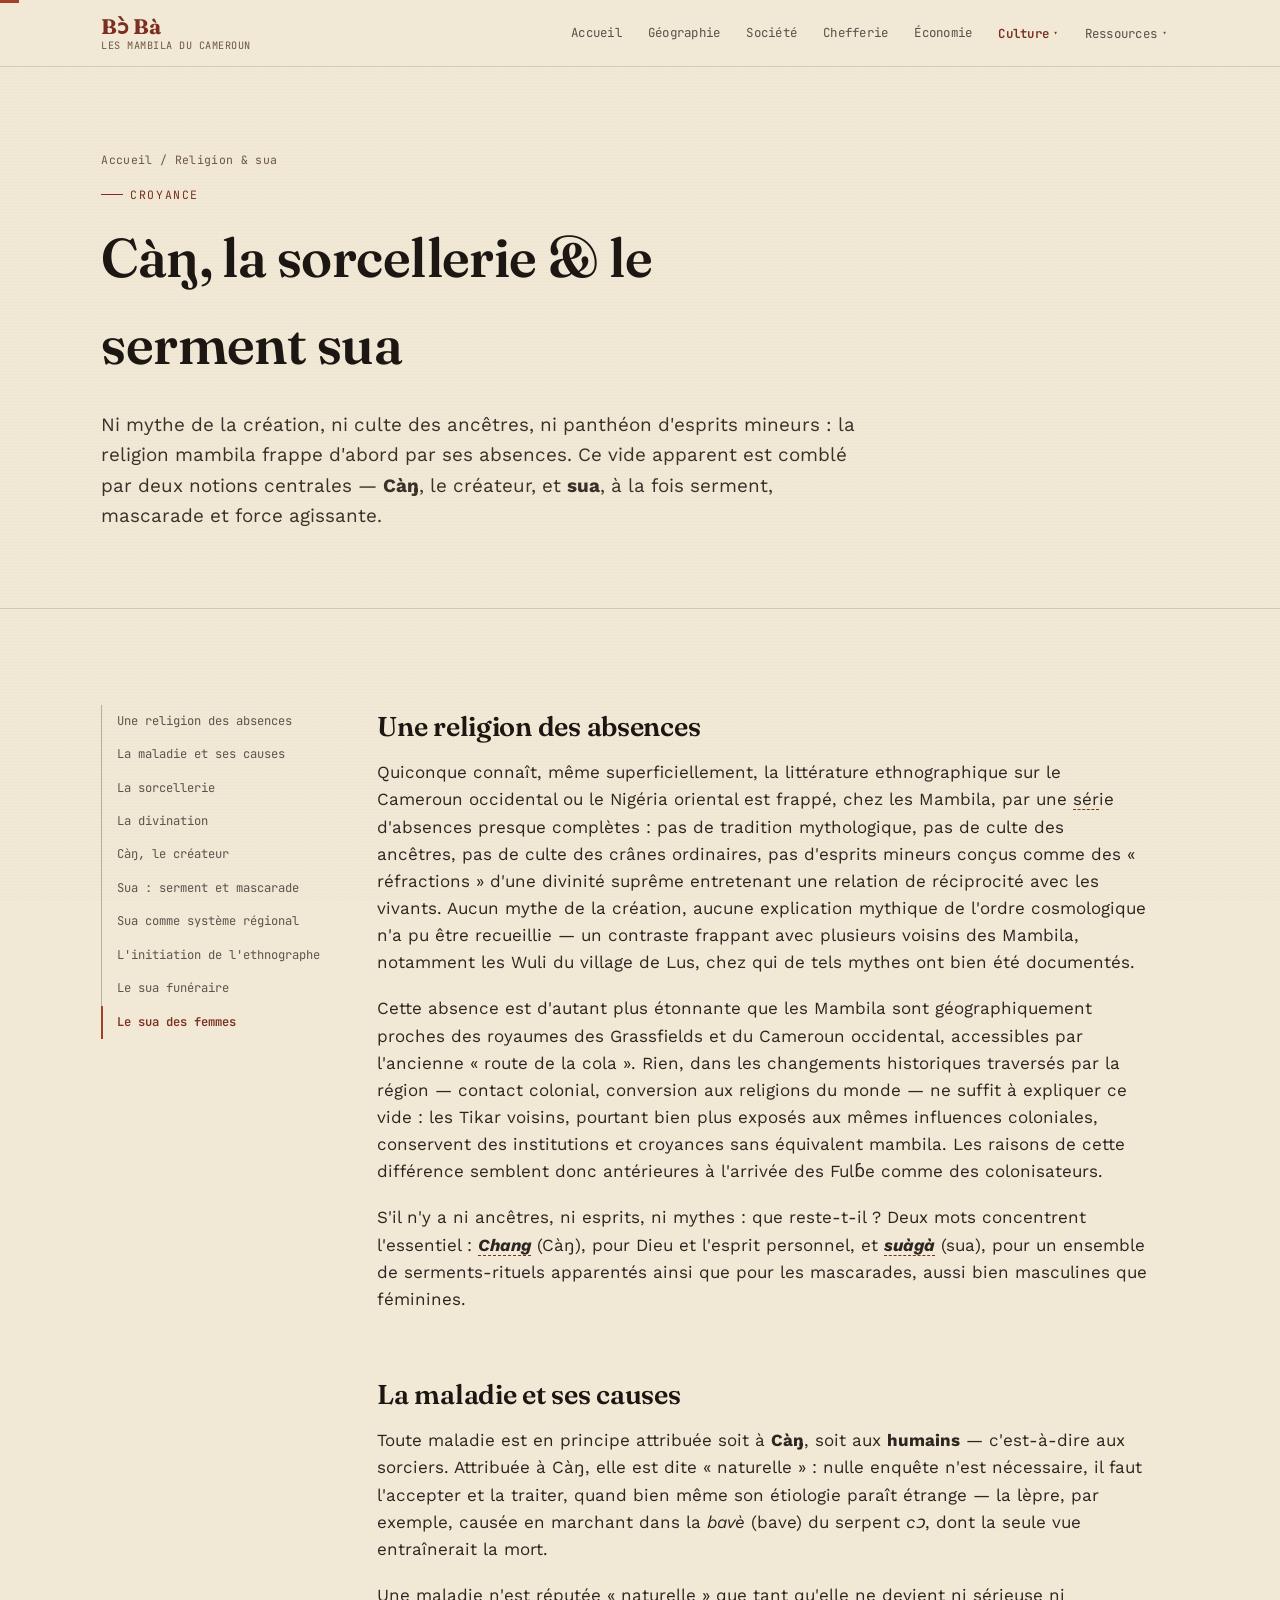
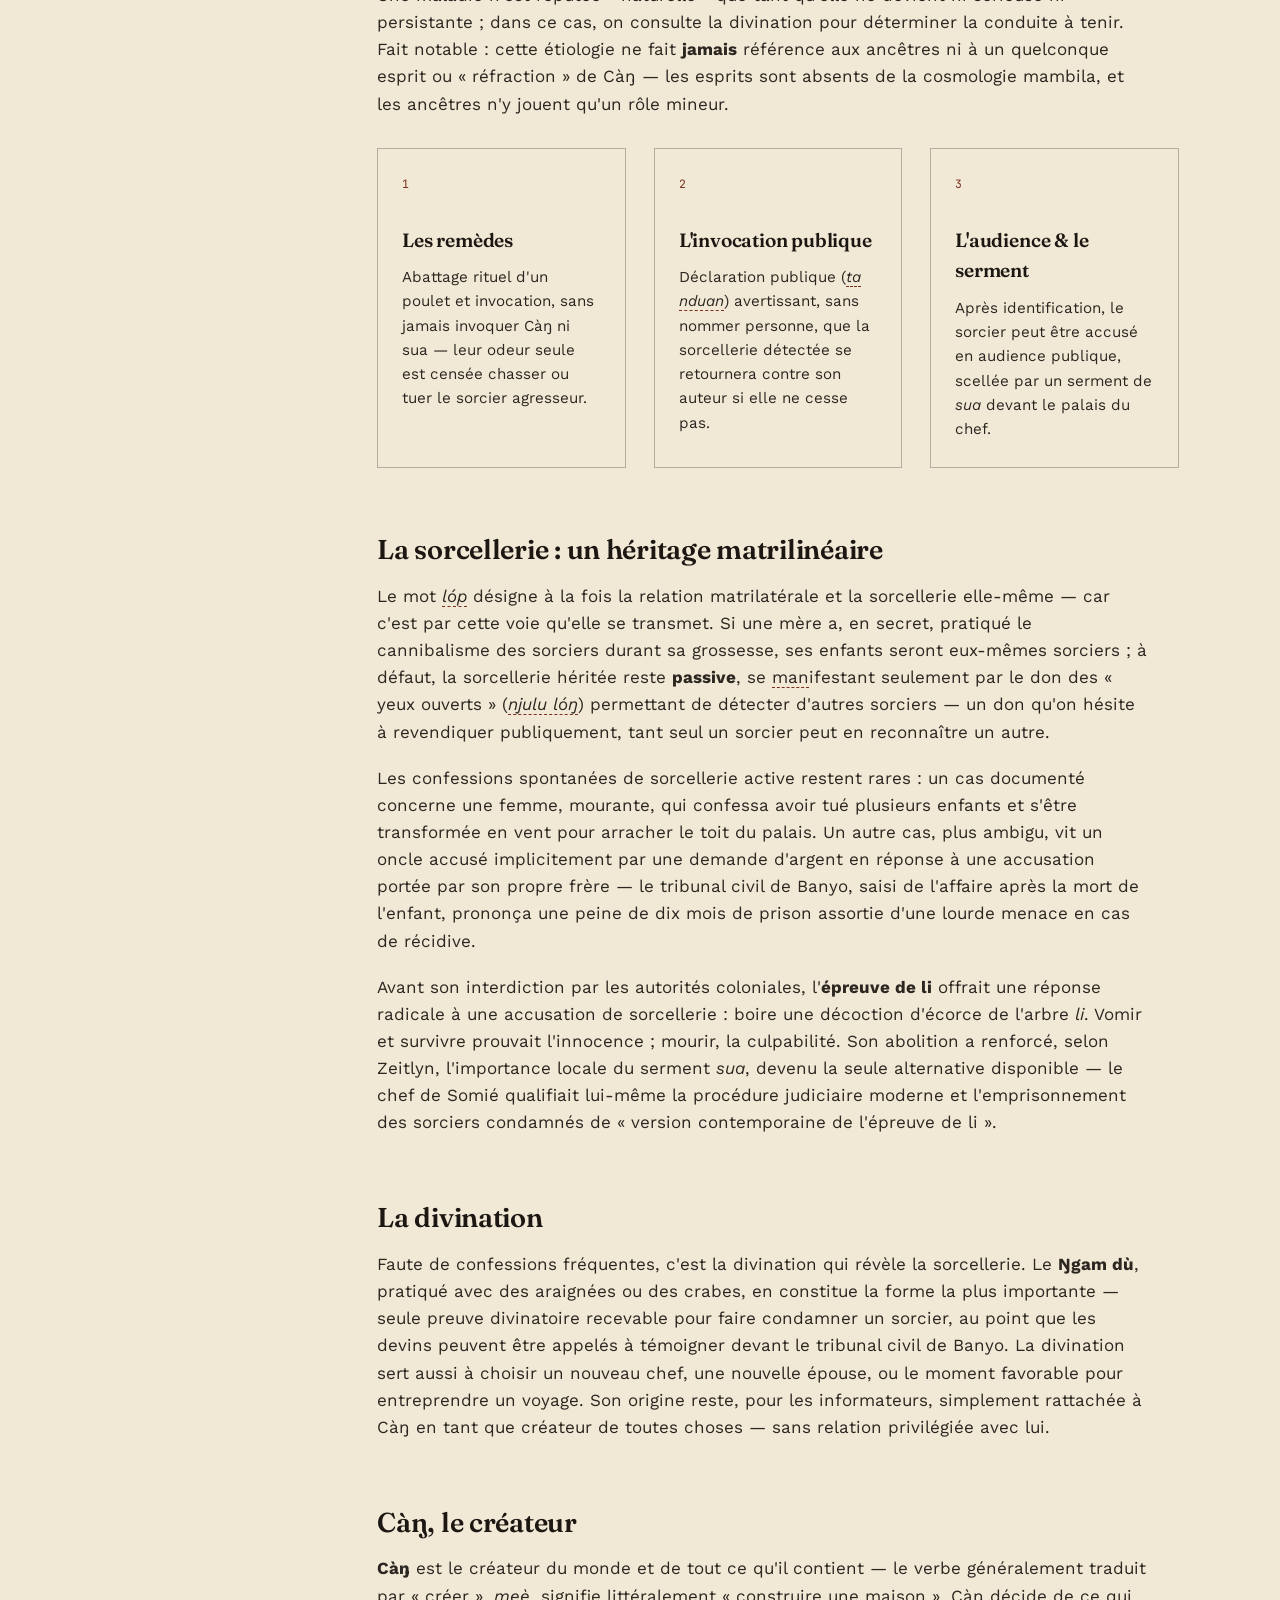
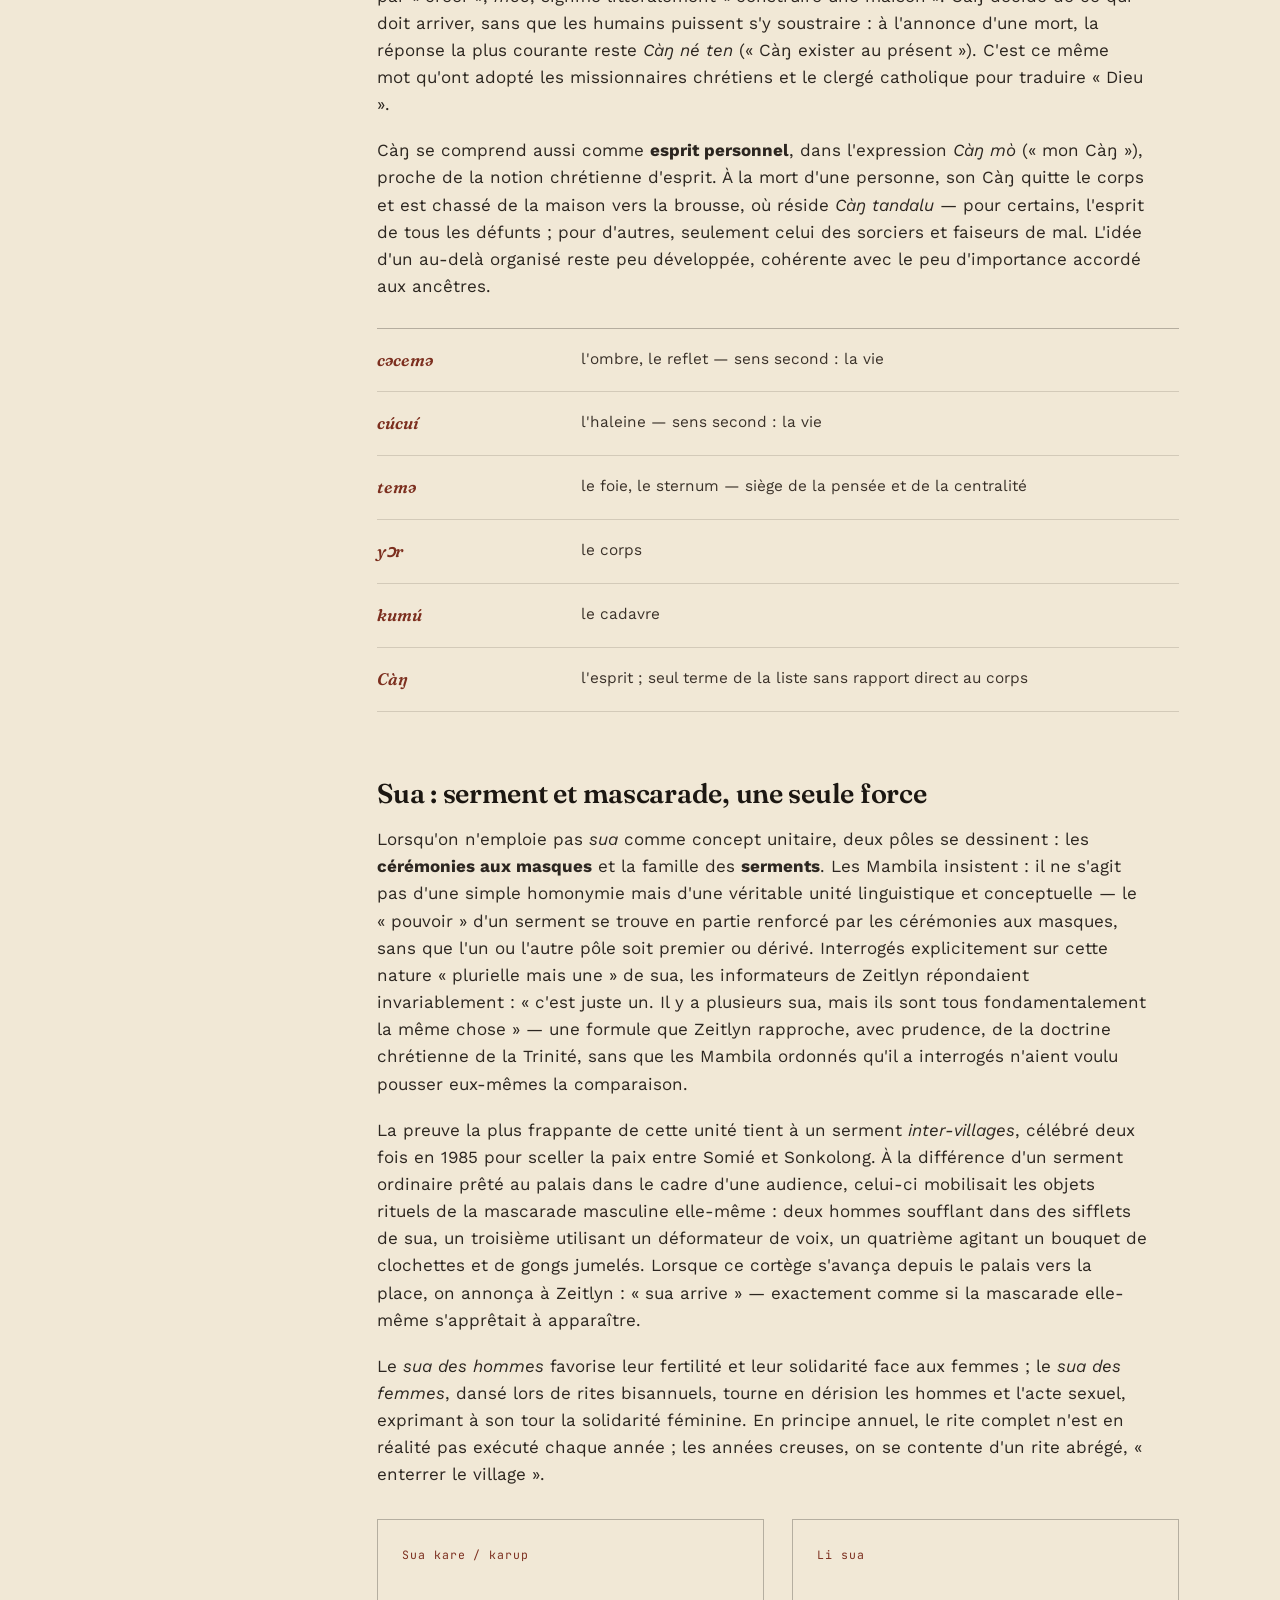
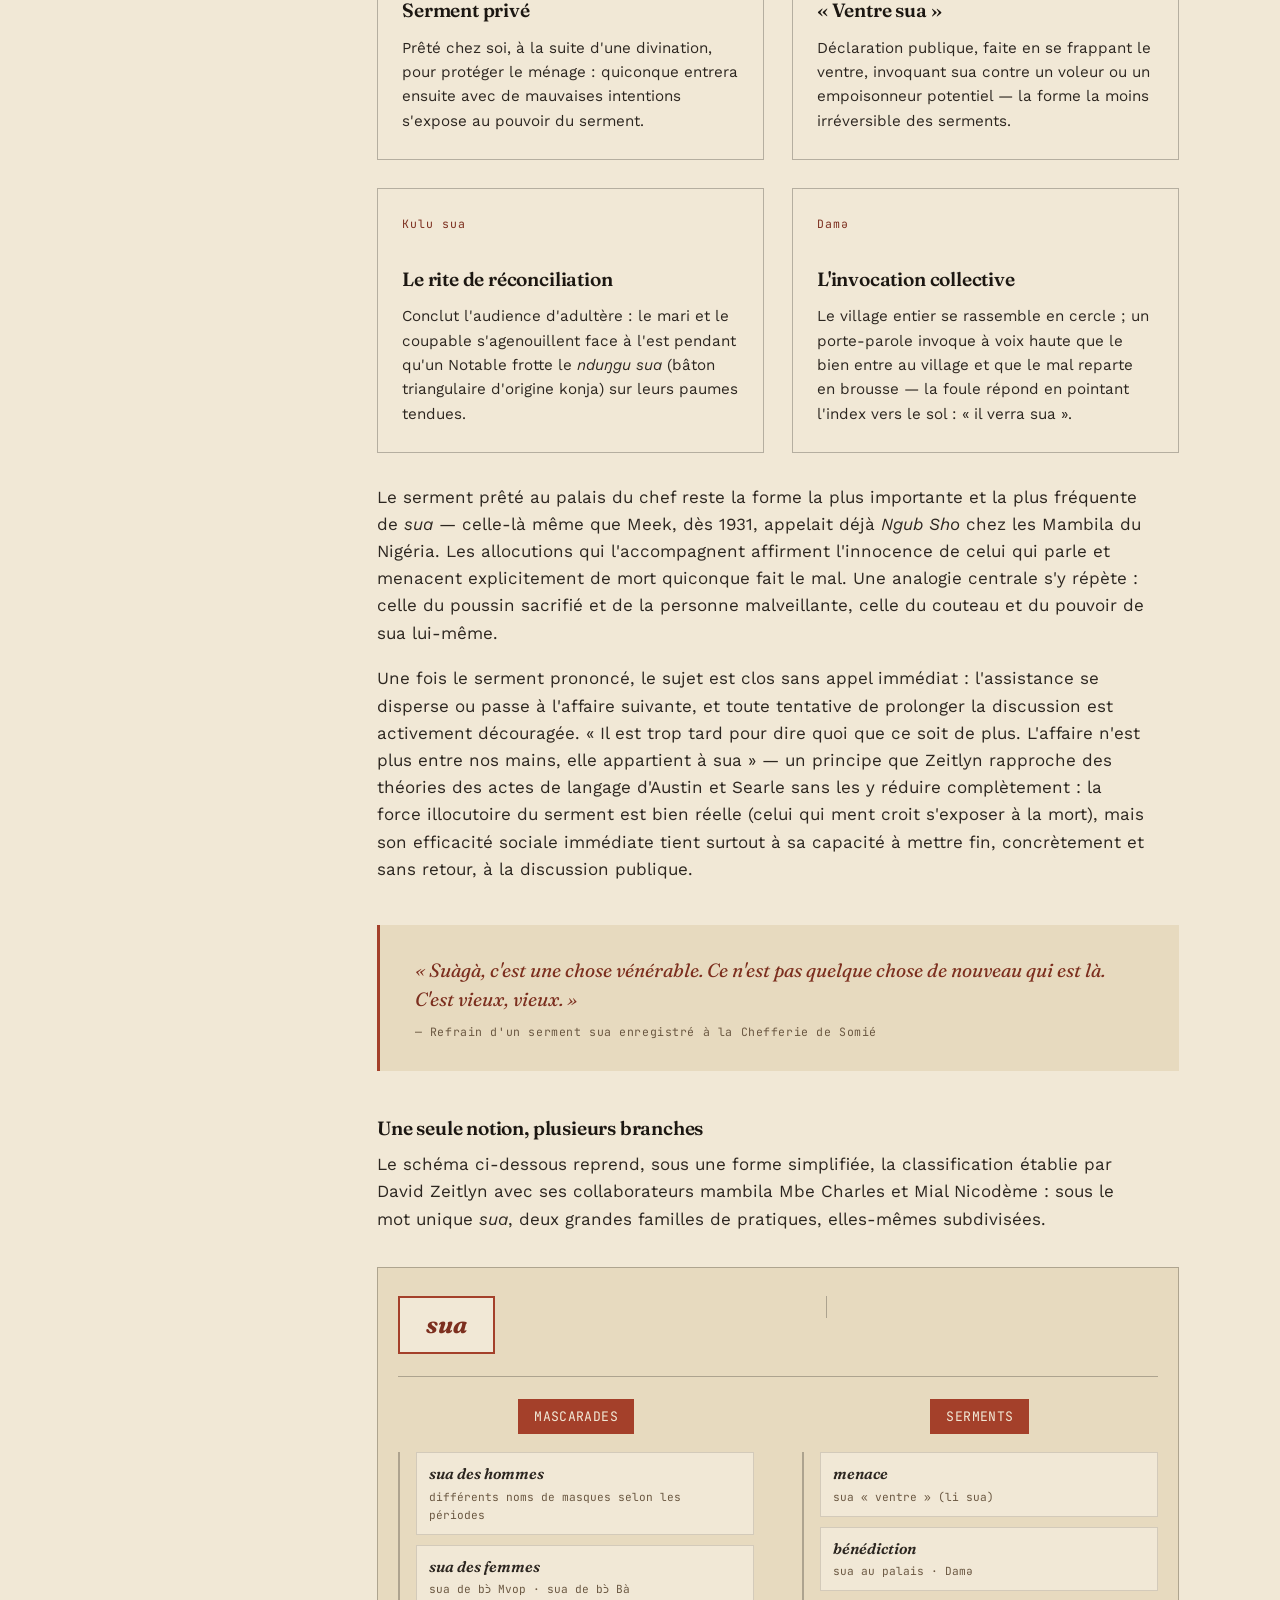
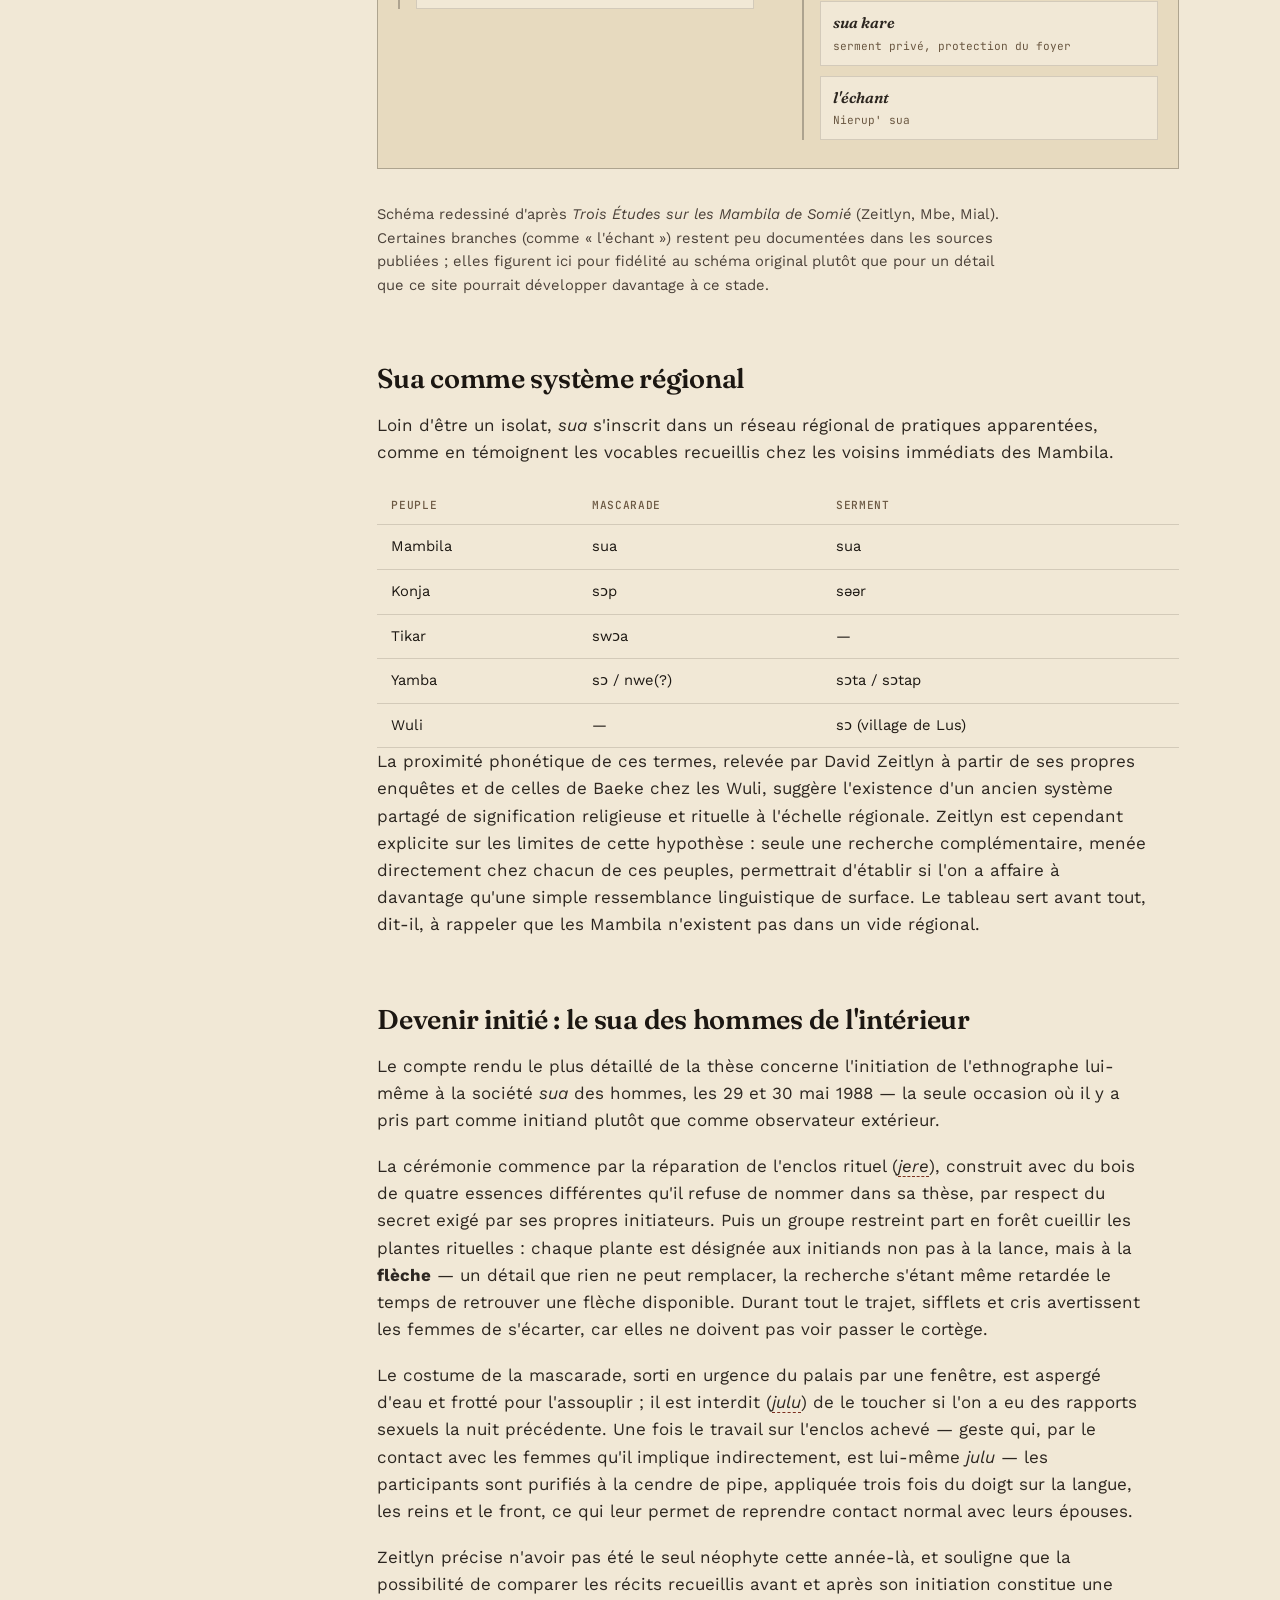
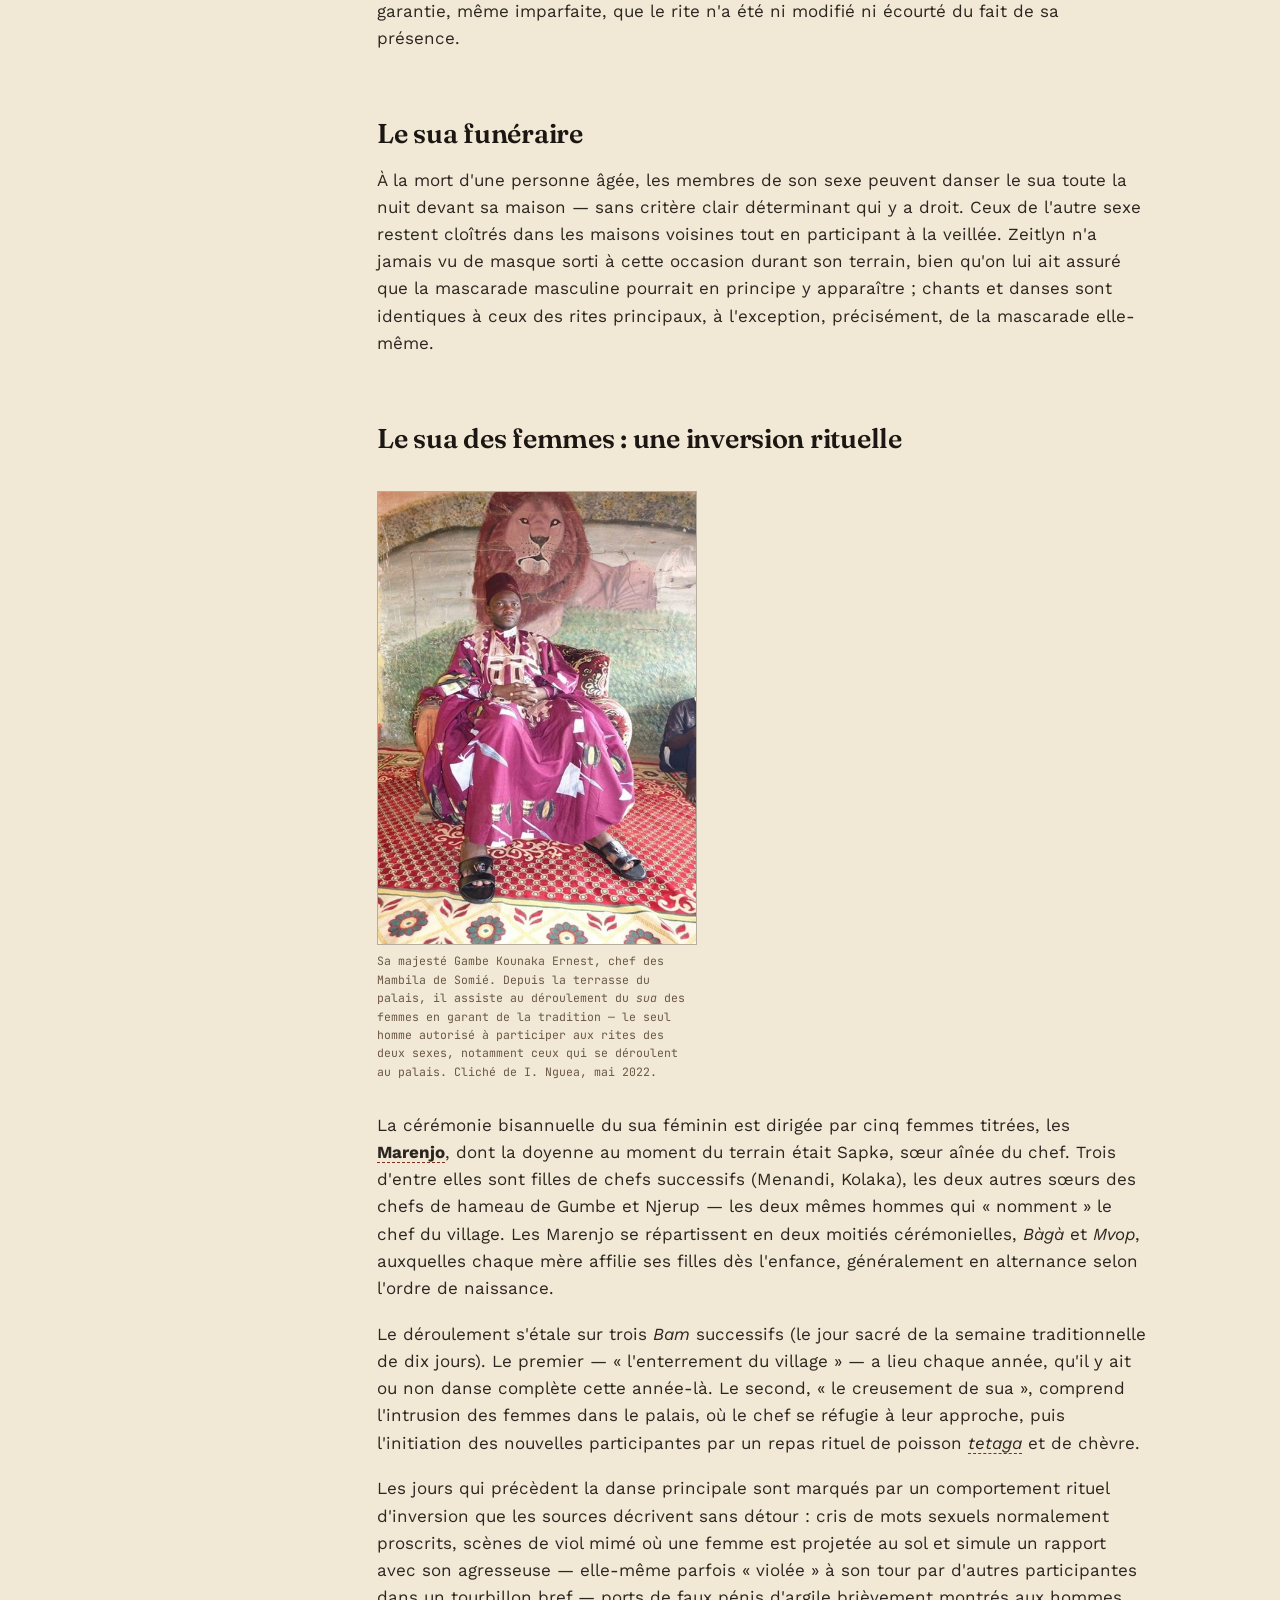
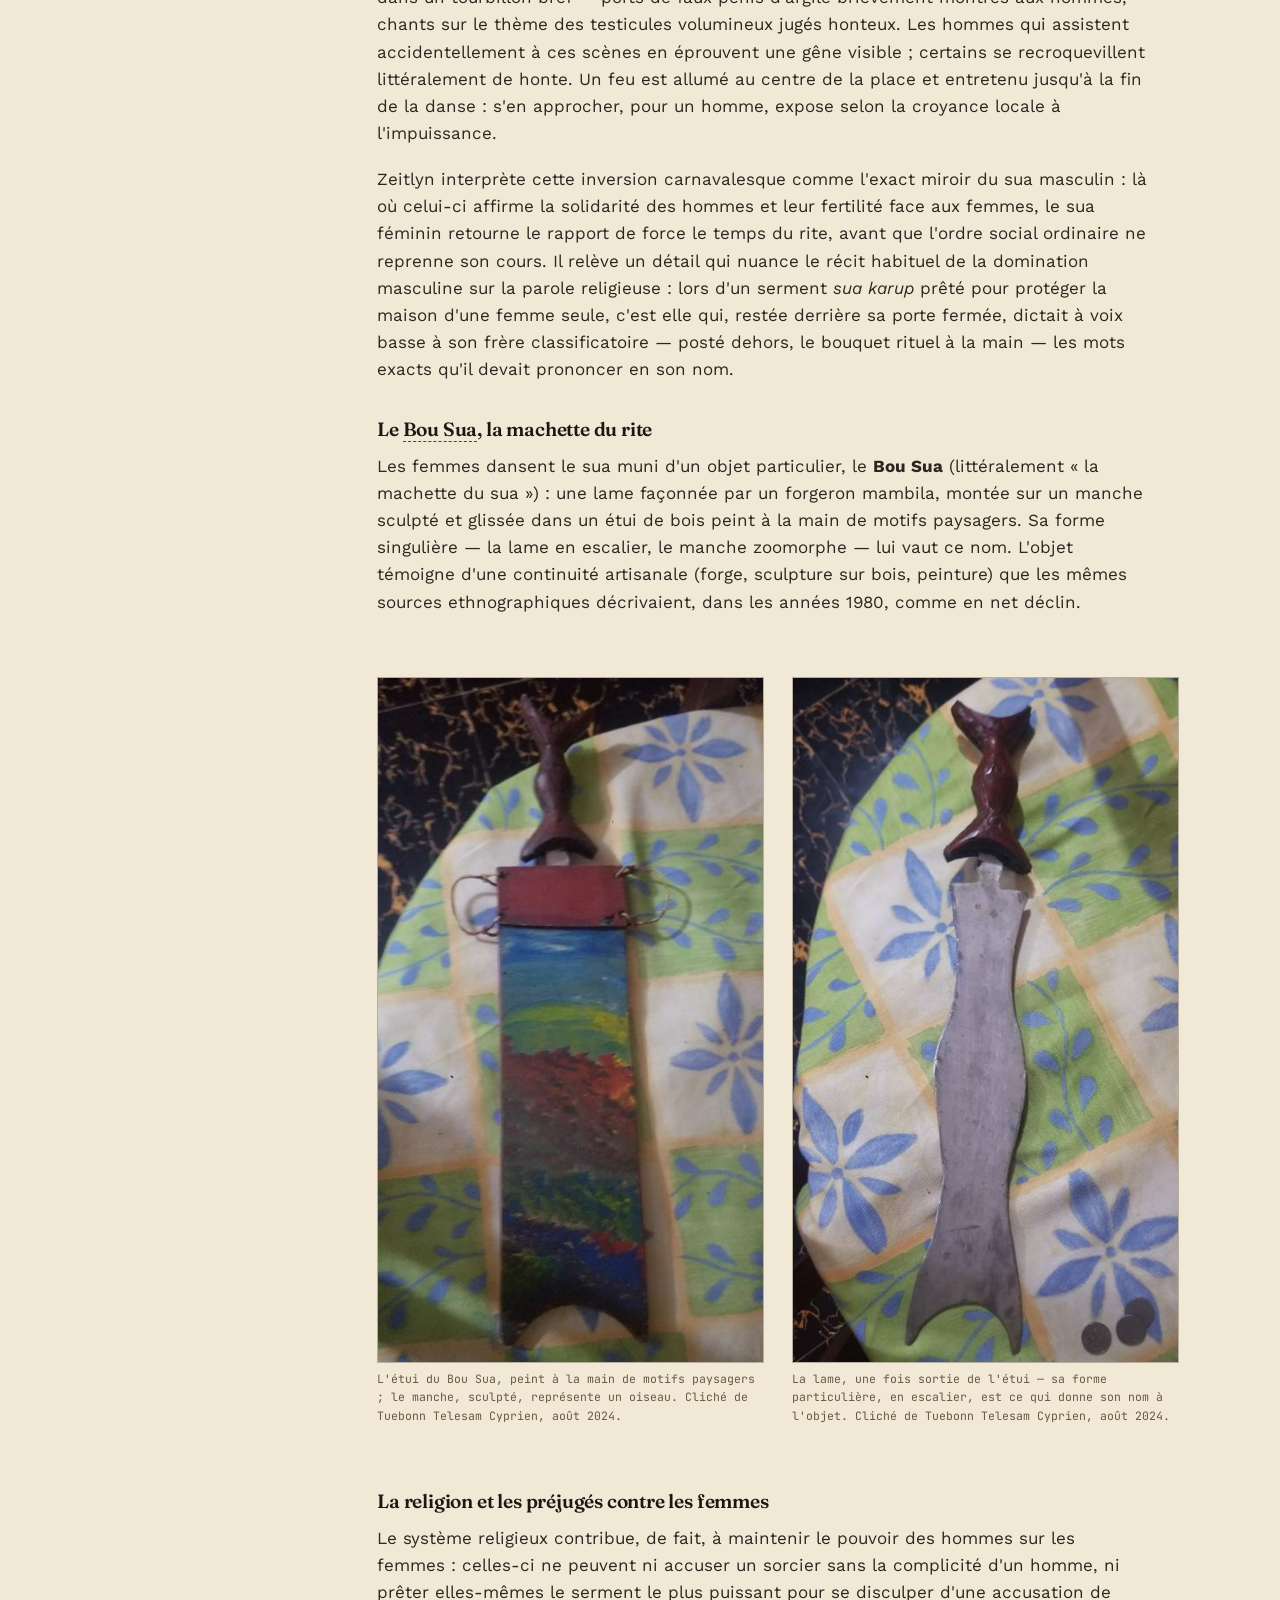
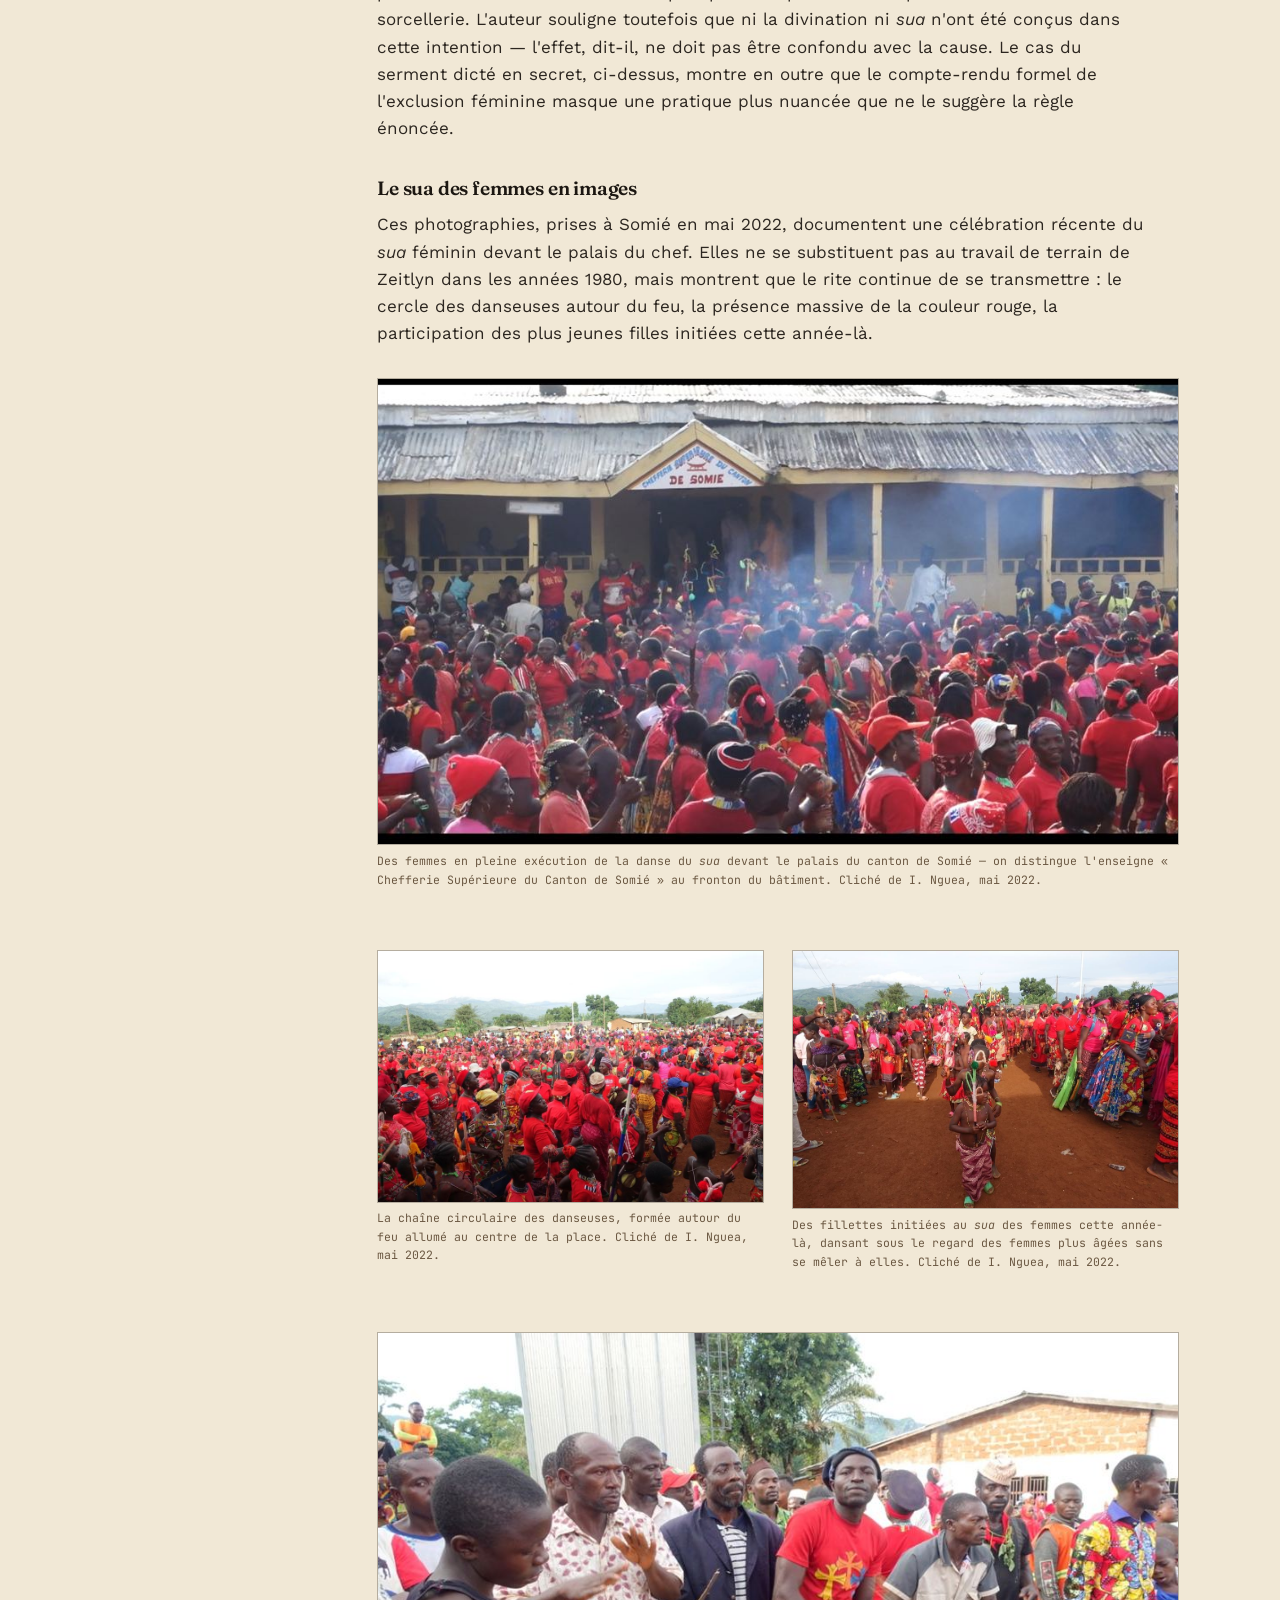
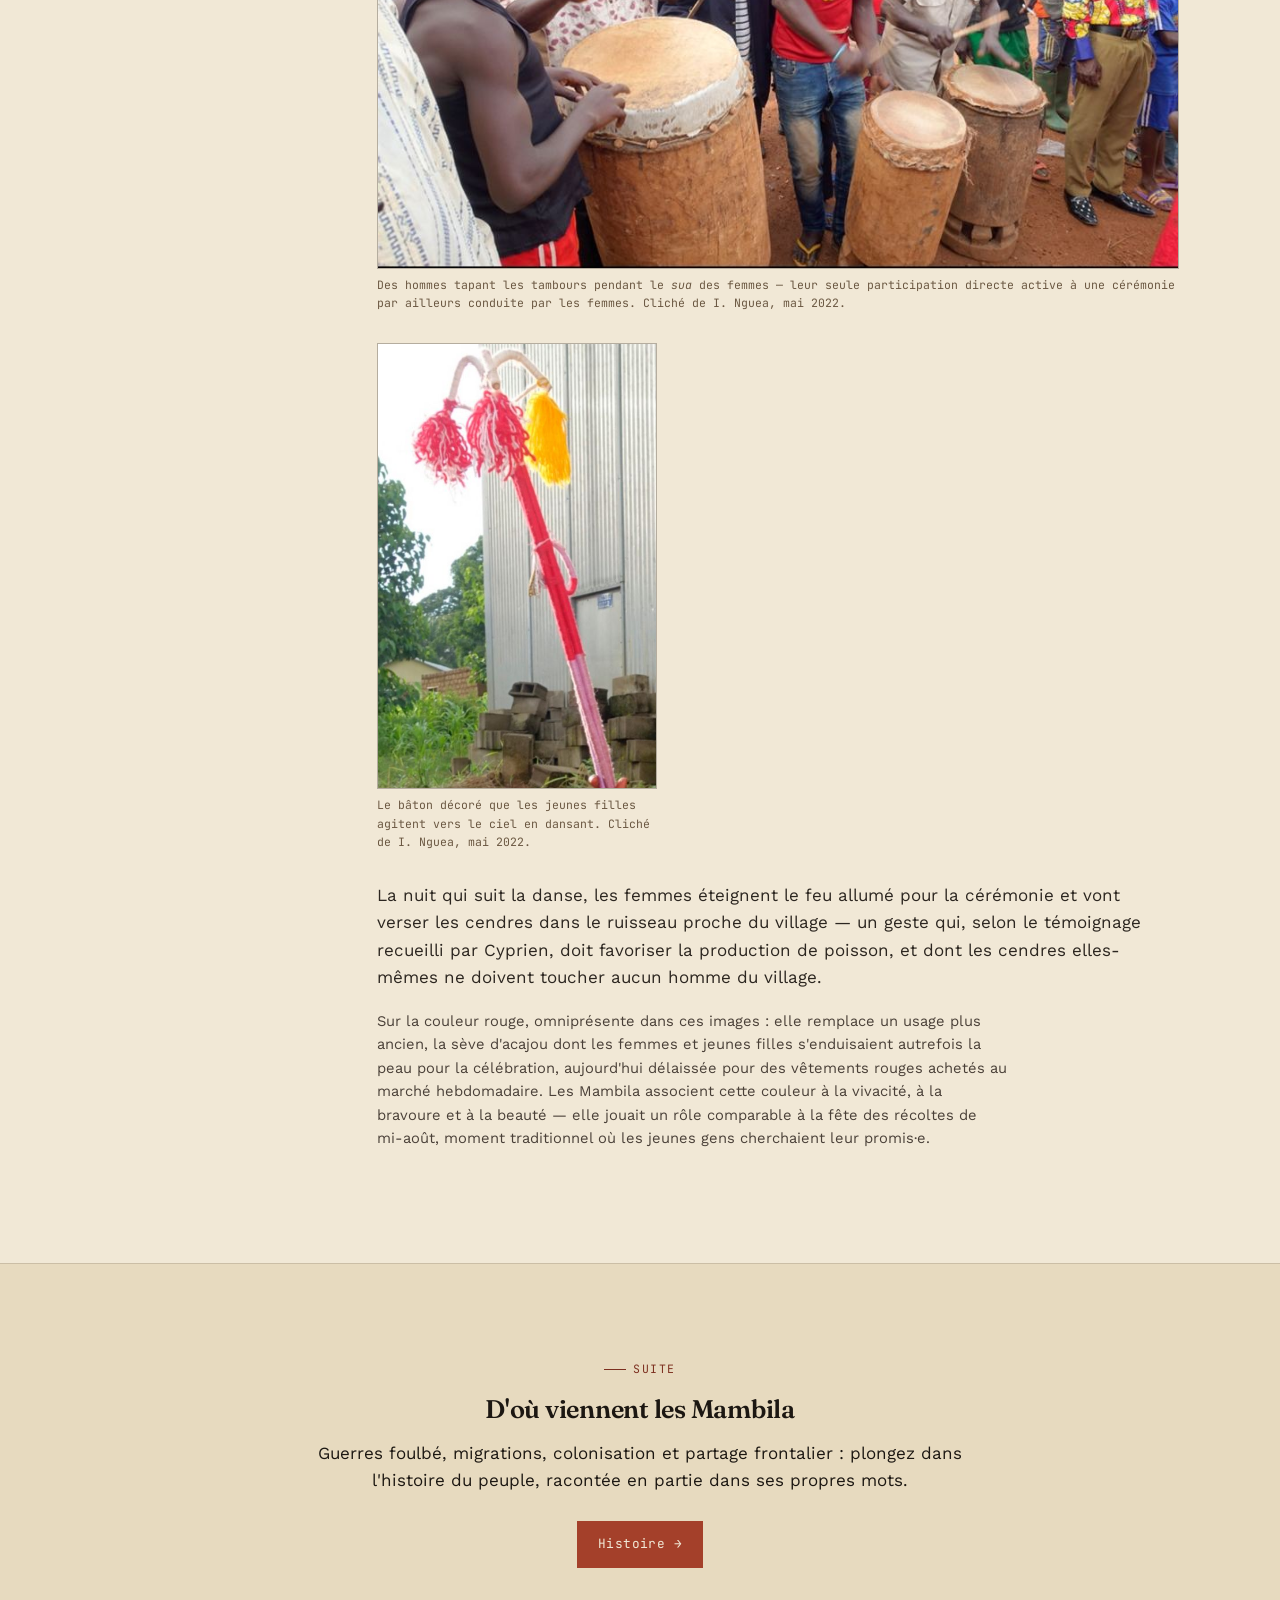
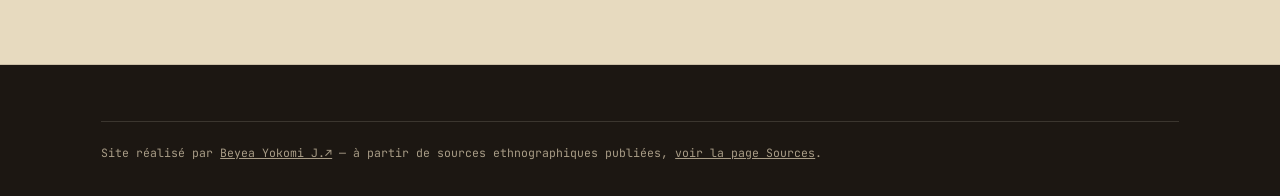
<file: religion.html>
<!doctype html>
<html lang="fr">
<head>
<meta charset="UTF-8">
<meta name="viewport" content="width=device-width, initial-scale=1">
<title>Religion &amp; sua — Bɔ̀ Bà</title>
<meta name="description" content="Càŋ le créateur, la sorcellerie matrilinéaire, la divination à l'araignée et le concept unitaire de sua chez les Mambila.">
<link rel="stylesheet" href="css/style.css">
</head>
<body>

<header class="site-header">
  <div class="nav-row">
    <a href="index.html" class="brand">
      <span class="mark">Bɔ̀ Bà</span>
      <span class="sub">Les Mambila du Cameroun</span>
    </a>
    <button class="nav-toggle" aria-label="Ouvrir le menu" aria-expanded="false">☰ Menu</button>
    <nav class="main">
      <a href="index.html">Accueil</a>
      <a href="geographie.html">Géographie</a>
      <a href="societe.html">Société</a>
      <a href="chefferie.html">Chefferie</a>
      <a href="economie.html">Économie</a>
      <div class="nav-group">
        <button type="button" class="nav-group__toggle is-current" aria-expanded="false">Culture <span class="nav-group__chevron">▾</span></button>
        <div class="nav-group__menu">
          <a href="rites.html">Rites de passage</a>
          <a href="religion.html" class="active">Religion &amp; sua</a>
          <a href="histoire.html">Histoire</a>
          <a href="personnages.html">Personnages</a>
        </div>
      </div>
      <div class="nav-group">
        <button type="button" class="nav-group__toggle" aria-expanded="false">Ressources <span class="nav-group__chevron">▾</span></button>
        <div class="nav-group__menu">
          <a href="methode.html">Méthode</a>
          <a href="sources.html">Sources</a>
        </div>
      </div>
    </nav>
  </div>
</header>

<section class="page-hero">
  <div class="wrap">
    <div class="breadcrumb"><a href="index.html">Accueil</a> / Religion &amp; sua</div>
    <div class="eyebrow">Croyance</div>
    <h1>Càŋ, la sorcellerie &amp; le serment sua</h1>
    <p class="lede">Ni mythe de la création, ni culte des ancêtres, ni panthéon d'esprits
    mineurs : la religion mambila frappe d'abord par ses absences. Ce vide apparent est comblé
    par deux notions centrales — <strong>Càŋ</strong>, le créateur, et
    <strong>sua</strong>, à la fois serment, mascarade et force agissante.</p>
  </div>
</section>

<section>
  <div class="wrap article-grid">
    <nav class="article-nav">
      <span class="lab">Sur cette page</span>
      <ul>
        <li><a href="#absences">Une religion des absences</a></li>
        <li><a href="#maladie">La maladie et ses causes</a></li>
        <li><a href="#sorcellerie">La sorcellerie</a></li>
        <li><a href="#divination">La divination</a></li>
        <li><a href="#chang">Càŋ, le créateur</a></li>
        <li><a href="#sua">Sua : serment et mascarade</a></li>
        <li><a href="#region">Sua comme système régional</a></li>
        <li><a href="#initiation">L'initiation de l'ethnographe</a></li>
        <li><a href="#funeraire">Le sua funéraire</a></li>
        <li><a href="#sua-femmes">Le sua des femmes</a></li>
      </ul>
    </nav>

    <div class="prose">

      <h2 id="absences">Une religion des absences</h2>
      <p>Quiconque connaît, même superficiellement, la littérature ethnographique sur le
      Cameroun occidental ou le Nigéria oriental est frappé, chez les Mambila, par une série
      d'absences presque complètes : pas de tradition mythologique, pas de culte des ancêtres,
      pas de culte des crânes ordinaires, pas d'esprits mineurs conçus comme des « réfractions »
      d'une divinité suprême entretenant une relation de réciprocité avec les vivants. Aucun
      mythe de la création, aucune explication mythique de l'ordre cosmologique n'a pu être
      recueillie — un contraste frappant avec plusieurs voisins des Mambila, notamment les Wuli
      du village de Lus, chez qui de tels mythes ont bien été documentés.</p>
      <p>Cette absence est d'autant plus étonnante que les Mambila sont géographiquement proches
      des royaumes des Grassfields et du Cameroun occidental, accessibles par l'ancienne
      « route de la cola ». Rien, dans les changements historiques traversés par la région —
      contact colonial, conversion aux religions du monde — ne suffit à expliquer ce vide :
      les Tikar voisins, pourtant bien plus exposés aux mêmes influences coloniales, conservent
      des institutions et croyances sans équivalent mambila. Les raisons de cette différence
      semblent donc antérieures à l'arrivée des Fulɓe comme des colonisateurs.</p>

      <p>S'il n'y a ni ancêtres, ni esprits, ni mythes : que reste-t-il ? Deux mots concentrent
      l'essentiel : <strong><em>Chang</em></strong> (Càŋ), pour Dieu et l'esprit personnel, et
      <strong><em>suàgà</em></strong> (sua), pour un ensemble de serments-rituels apparentés
      ainsi que pour les mascarades, aussi bien masculines que féminines.</p>

      <h2 id="maladie">La maladie et ses causes</h2>
      <p>Toute maladie est en principe attribuée soit à <strong>Càŋ</strong>, soit aux
      <strong>humains</strong> — c'est-à-dire aux sorciers. Attribuée à Càŋ, elle est dite
      « naturelle » : nulle enquête n'est nécessaire, il faut l'accepter et la traiter, quand
      bien même son étiologie paraît étrange — la lèpre, par exemple, causée en marchant dans
      la <em>bavè</em> (bave) du serpent <em>cɔ</em>, dont la seule vue entraînerait la mort.</p>
      <p>Une maladie n'est réputée « naturelle » que tant qu'elle ne devient ni sérieuse ni
      persistante ; dans ce cas, on consulte la divination pour déterminer la conduite à
      tenir. Fait notable : cette étiologie ne fait <strong>jamais</strong> référence aux
      ancêtres ni à un quelconque esprit ou « réfraction » de Càŋ — les esprits sont absents de
      la cosmologie mambila, et les ancêtres n'y jouent qu'un rôle mineur.</p>

      <div class="grid cols-3 my-block--lg">
        <div class="card">
          <span class="num">1</span>
          <h3>Les remèdes</h3>
          <p>Abattage rituel d'un poulet et invocation, sans jamais invoquer Càŋ ni sua — leur
          odeur seule est censée chasser ou tuer le sorcier agresseur.</p>
        </div>
        <div class="card">
          <span class="num">2</span>
          <h3>L'invocation publique</h3>
          <p>Déclaration publique (<em>ta nduan</em>) avertissant, sans nommer personne, que
          la sorcellerie détectée se retournera contre son auteur si elle ne cesse pas.</p>
        </div>
        <div class="card">
          <span class="num">3</span>
          <h3>L'audience &amp; le serment</h3>
          <p>Après identification, le sorcier peut être accusé en audience publique, scellée
          par un serment de <em>sua</em> devant le palais du chef.</p>
        </div>
      </div>

      <h2 id="sorcellerie">La sorcellerie : un héritage matrilinéaire</h2>
      <p>Le mot <em>lóp</em> désigne à la fois la relation matrilatérale et la sorcellerie
      elle-même — car c'est par cette voie qu'elle se transmet. Si une mère a, en secret,
      pratiqué le cannibalisme des sorciers durant sa grossesse, ses enfants seront eux-mêmes
      sorciers ; à défaut, la sorcellerie héritée reste <strong>passive</strong>, se
      manifestant seulement par le don des « yeux ouverts » (<em>njulu lóŋ</em>) permettant de
      détecter d'autres sorciers — un don qu'on hésite à revendiquer publiquement, tant seul un
      sorcier peut en reconnaître un autre.</p>
      <p>Les confessions spontanées de sorcellerie active restent rares : un cas documenté
      concerne une femme, mourante, qui confessa avoir tué plusieurs enfants et s'être
      transformée en vent pour arracher le toit du palais. Un autre cas, plus ambigu, vit un
      oncle accusé implicitement par une demande d'argent en réponse à une accusation portée par
      son propre frère — le tribunal civil de Banyo, saisi de l'affaire après la mort de
      l'enfant, prononça une peine de dix mois de prison assortie d'une lourde menace en cas de
      récidive.</p>
      <p>Avant son interdiction par les autorités coloniales, l'<strong>épreuve de li</strong>
      offrait une réponse radicale à une accusation de sorcellerie : boire une décoction
      d'écorce de l'arbre <em>li</em>. Vomir et survivre prouvait l'innocence ; mourir, la
      culpabilité. Son abolition a renforcé, selon Zeitlyn, l'importance locale du serment
      <em>sua</em>, devenu la seule alternative disponible — le chef de Somié qualifiait
      lui-même la procédure judiciaire moderne et l'emprisonnement des sorciers condamnés de
      « version contemporaine de l'épreuve de li ».</p>

      <h2 id="divination">La divination</h2>
      <p>Faute de confessions fréquentes, c'est la divination qui révèle la sorcellerie. Le
      <strong>Ŋgam dù</strong>, pratiqué avec des araignées ou des crabes, en constitue la
      forme la plus importante — seule preuve divinatoire recevable pour faire condamner un
      sorcier, au point que les devins peuvent être appelés à témoigner devant le tribunal civil
      de Banyo. La divination sert aussi à choisir un nouveau chef, une nouvelle épouse, ou le
      moment favorable pour entreprendre un voyage. Son origine reste, pour les informateurs,
      simplement rattachée à Càŋ en tant que créateur de toutes choses — sans relation
      privilégiée avec lui.</p>

      <h2 id="chang">Càŋ, le créateur</h2>
      <p><strong>Càŋ</strong> est le créateur du monde et de tout ce qu'il contient — le verbe
      généralement traduit par « créer », <em>meè</em>, signifie littéralement « construire une
      maison ». Càŋ décide de ce qui doit arriver, sans que les humains puissent s'y soustraire
      : à l'annonce d'une mort, la réponse la plus courante reste <em>Càŋ né ten</em> (« Càŋ
      exister au présent »). C'est ce même mot qu'ont adopté les missionnaires chrétiens et le
      clergé catholique pour traduire « Dieu ».</p>
      <p>Càŋ se comprend aussi comme <strong>esprit personnel</strong>, dans l'expression
      <em>Càŋ mò</em> (« mon Càŋ »), proche de la notion chrétienne d'esprit. À la mort d'une
      personne, son Càŋ quitte le corps et est chassé de la maison vers la brousse, où réside
      <em>Càŋ tandalu</em> — pour certains, l'esprit de tous les défunts ; pour d'autres,
      seulement celui des sorciers et faiseurs de mal. L'idée d'un au-delà organisé reste peu
      développée, cohérente avec le peu d'importance accordé aux ancêtres.</p>

      <div class="lexicon">
        <div class="lex-row"><div class="lex-term">cəcemə</div><div class="lex-def">l'ombre, le reflet — sens second : la vie</div></div>
        <div class="lex-row"><div class="lex-term">cúcuí</div><div class="lex-def">l'haleine — sens second : la vie</div></div>
        <div class="lex-row"><div class="lex-term">temə</div><div class="lex-def">le foie, le sternum — siège de la pensée et de la centralité</div></div>
        <div class="lex-row"><div class="lex-term">yɔr</div><div class="lex-def">le corps</div></div>
        <div class="lex-row"><div class="lex-term">kumú</div><div class="lex-def">le cadavre</div></div>
        <div class="lex-row"><div class="lex-term">Càŋ</div><div class="lex-def">l'esprit ; seul terme de la liste sans rapport direct au corps</div></div>
      </div>

      <h2 id="sua">Sua : serment et mascarade, une seule force</h2>
      <p>Lorsqu'on n'emploie pas <em>sua</em> comme concept unitaire, deux pôles se dessinent :
      les <strong>cérémonies aux masques</strong> et la famille des <strong>serments</strong>.
      Les Mambila insistent : il ne s'agit pas d'une simple homonymie mais d'une véritable unité
      linguistique et conceptuelle — le « pouvoir » d'un serment se trouve en partie renforcé
      par les cérémonies aux masques, sans que l'un ou l'autre pôle soit premier ou dérivé.
      Interrogés explicitement sur cette nature « plurielle mais une » de sua, les
      informateurs de Zeitlyn répondaient invariablement : « c'est juste un. Il y a plusieurs
      sua, mais ils sont tous fondamentalement la même chose » — une formule que Zeitlyn
      rapproche, avec prudence, de la doctrine chrétienne de la Trinité, sans que les Mambila
      ordonnés qu'il a interrogés n'aient voulu pousser eux-mêmes la comparaison.</p>

      <p>La preuve la plus frappante de cette unité tient à un serment <em>inter-villages</em>,
      célébré deux fois en 1985 pour sceller la paix entre Somié et Sonkolong. À la différence
      d'un serment ordinaire prêté au palais dans le cadre d'une audience, celui-ci mobilisait
      les objets rituels de la mascarade masculine elle-même : deux hommes soufflant dans des
      sifflets de sua, un troisième utilisant un déformateur de voix, un quatrième agitant un
      bouquet de clochettes et de gongs jumelés. Lorsque ce cortège s'avança depuis le palais
      vers la place, on annonça à Zeitlyn : « sua arrive » — exactement comme si la mascarade
      elle-même s'apprêtait à apparaître.</p>

      <p>Le <em>sua des hommes</em> favorise leur fertilité et leur solidarité face aux femmes ;
      le <em>sua des femmes</em>, dansé lors de rites bisannuels, tourne en dérision les hommes
      et l'acte sexuel, exprimant à son tour la solidarité féminine. En principe annuel, le rite
      complet n'est en réalité pas exécuté chaque année ; les années creuses, on se contente
      d'un rite abrégé, « enterrer le village ».</p>

      <div class="grid cols-2 my-block--lg">
        <div class="card">
          <span class="num">Sua kare / karup</span>
          <h3>Serment privé</h3>
          <p>Prêté chez soi, à la suite d'une divination, pour protéger le ménage : quiconque
          entrera ensuite avec de mauvaises intentions s'expose au pouvoir du serment.</p>
        </div>
        <div class="card">
          <span class="num">Li sua</span>
          <h3>« Ventre sua »</h3>
          <p>Déclaration publique, faite en se frappant le ventre, invoquant sua contre un
          voleur ou un empoisonneur potentiel — la forme la moins irréversible des serments.</p>
        </div>
        <div class="card">
          <span class="num">Kulu sua</span>
          <h3>Le rite de réconciliation</h3>
          <p>Conclut l'audience d'adultère : le mari et le coupable s'agenouillent face à l'est
          pendant qu'un Notable frotte le <em>nduŋgu sua</em> (bâton triangulaire d'origine
          konja) sur leurs paumes tendues.</p>
        </div>
        <div class="card">
          <span class="num">Damə</span>
          <h3>L'invocation collective</h3>
          <p>Le village entier se rassemble en cercle ; un porte-parole invoque à voix haute que
          le bien entre au village et que le mal reparte en brousse — la foule répond en
          pointant l'index vers le sol : « il verra sua ».</p>
        </div>
      </div>

      <p>Le serment prêté au palais du chef reste la forme la plus importante et la plus
      fréquente de <em>sua</em> — celle-là même que Meek, dès 1931, appelait déjà <em>Ngub
      Sho</em> chez les Mambila du Nigéria. Les allocutions qui l'accompagnent affirment
      l'innocence de celui qui parle et menacent explicitement de mort quiconque fait le mal.
      Une analogie centrale s'y répète : celle du poussin sacrifié et de la personne
      malveillante, celle du couteau et du pouvoir de sua lui-même.</p>

      <p>Une fois le serment prononcé, le sujet est clos sans appel immédiat : l'assistance se
      disperse ou passe à l'affaire suivante, et toute tentative de prolonger la discussion est
      activement découragée. « Il est trop tard pour dire quoi que ce soit de plus. L'affaire
      n'est plus entre nos mains, elle appartient à sua » — un principe que Zeitlyn rapproche
      des théories des actes de langage d'Austin et Searle sans les y réduire complètement : la
      force illocutoire du serment est bien réelle (celui qui ment croit s'exposer à la mort),
      mais son efficacité sociale immédiate tient surtout à sa capacité à mettre fin,
      concrètement et sans retour, à la discussion publique.</p>

      <blockquote class="field">
        « Suàgà, c'est une chose vénérable. Ce n'est pas quelque chose de nouveau qui est là.
        C'est vieux, vieux. »
        <cite>— Refrain d'un serment sua enregistré à la Chefferie de Somié</cite>
      </blockquote>

      <h3>Une seule notion, plusieurs branches</h3>
      <p>Le schéma ci-dessous reprend, sous une forme simplifiée, la classification établie par
      David Zeitlyn avec ses collaborateurs mambila Mbe Charles et Mial Nicodème : sous le mot
      unique <em>sua</em>, deux grandes familles de pratiques, elles-mêmes subdivisées.</p>

      <div class="sua-tree" role="img" aria-label="Schéma : sua se divise en mascarades (sua des hommes, sua des femmes) et en serments (menace, bénédiction, sua kare, l'échant)">
        <div class="sua-tree__root"><span>sua</span></div>
        <div class="sua-tree__branches">
          <div class="sua-tree__branch">
            <div class="sua-tree__node sua-tree__node--mid"><span>mascarades</span></div>
            <div class="sua-tree__leaves">
              <div class="sua-tree__leaf"><span>sua des hommes</span><small>différents noms de masques selon les périodes</small></div>
              <div class="sua-tree__leaf"><span>sua des femmes</span><small>sua de bɔ̀ Mvop · sua de bɔ̀ Bà</small></div>
            </div>
          </div>
          <div class="sua-tree__branch">
            <div class="sua-tree__node sua-tree__node--mid"><span>serments</span></div>
            <div class="sua-tree__leaves">
              <div class="sua-tree__leaf"><span>menace</span><small>sua « ventre » (li sua)</small></div>
              <div class="sua-tree__leaf"><span>bénédiction</span><small>sua au palais · Damə</small></div>
              <div class="sua-tree__leaf"><span>sua kare</span><small>serment privé, protection du foyer</small></div>
              <div class="sua-tree__leaf"><span>l'échant</span><small>Nierup' sua</small></div>
            </div>
          </div>
        </div>
      </div>
      <p class="text-note">Schéma redessiné d'après <em>Trois Études sur les Mambila de Somié</em> (Zeitlyn,
      Mbe, Mial). Certaines branches (comme « l'échant ») restent peu documentées dans les
      sources publiées ; elles figurent ici pour fidélité au schéma original plutôt que pour un
      détail que ce site pourrait développer davantage à ce stade.</p>

      <h2 id="region">Sua comme système régional</h2>
      <p>Loin d'être un isolat, <em>sua</em> s'inscrit dans un réseau régional de pratiques
      apparentées, comme en témoignent les vocables recueillis chez les voisins immédiats des
      Mambila.</p>

      <table class="data">
        <thead><tr><th>Peuple</th><th>Mascarade</th><th>Serment</th></tr></thead>
        <tbody>
          <tr><td>Mambila</td><td>sua</td><td>sua</td></tr>
          <tr><td>Konja</td><td>sɔp</td><td>səər</td></tr>
          <tr><td>Tikar</td><td>swɔa</td><td>—</td></tr>
          <tr><td>Yamba</td><td>sɔ / nwe(?)</td><td>sɔta / sɔtap</td></tr>
          <tr><td>Wuli</td><td>—</td><td>sɔ (village de Lus)</td></tr>
        </tbody>
      </table>

      <p>La proximité phonétique de ces termes, relevée par David Zeitlyn à partir de ses
      propres enquêtes et de celles de Baeke chez les Wuli, suggère l'existence d'un ancien
      système partagé de signification religieuse et rituelle à l'échelle régionale. Zeitlyn est
      cependant explicite sur les limites de cette hypothèse : seule une recherche
      complémentaire, menée directement chez chacun de ces peuples, permettrait d'établir si
      l'on a affaire à davantage qu'une simple ressemblance linguistique de surface. Le tableau
      sert avant tout, dit-il, à rappeler que les Mambila n'existent pas dans un vide régional.</p>

      <h2 id="initiation">Devenir initié : le sua des hommes de l'intérieur</h2>
      <p>Le compte rendu le plus détaillé de la thèse concerne l'initiation de l'ethnographe
      lui-même à la société <em>sua</em> des hommes, les 29 et 30 mai 1988 — la seule occasion
      où il y a pris part comme initiand plutôt que comme observateur extérieur.</p>
      <p>La cérémonie commence par la réparation de l'enclos rituel (<em>jere</em>), construit
      avec du bois de quatre essences différentes qu'il refuse de nommer dans sa thèse, par
      respect du secret exigé par ses propres initiateurs. Puis un groupe restreint part en
      forêt cueillir les plantes rituelles : chaque plante est désignée aux initiands non pas
      à la lance, mais à la <strong>flèche</strong> — un détail que rien ne peut remplacer,
      la recherche s'étant même retardée le temps de retrouver une flèche disponible. Durant
      tout le trajet, sifflets et cris avertissent les femmes de s'écarter, car elles ne
      doivent pas voir passer le cortège.</p>
      <p>Le costume de la mascarade, sorti en urgence du palais par une fenêtre, est aspergé
      d'eau et frotté pour l'assouplir ; il est interdit (<em>julu</em>) de le toucher si l'on a
      eu des rapports sexuels la nuit précédente. Une fois le travail sur l'enclos achevé — geste
      qui, par le contact avec les femmes qu'il implique indirectement, est lui-même
      <em>julu</em> — les participants sont purifiés à la cendre de pipe, appliquée trois fois
      du doigt sur la langue, les reins et le front, ce qui leur permet de reprendre contact
      normal avec leurs épouses.</p>
      <p>Zeitlyn précise n'avoir pas été le seul néophyte cette année-là, et souligne que la
      possibilité de comparer les récits recueillis avant et après son initiation constitue une
      garantie, même imparfaite, que le rite n'a été ni modifié ni écourté du fait de sa
      présence.</p>

      <h2 id="funeraire">Le sua funéraire</h2>
      <p>À la mort d'une personne âgée, les membres de son sexe peuvent danser le sua toute la
      nuit devant sa maison — sans critère clair déterminant qui y a droit. Ceux de l'autre sexe
      restent cloîtrés dans les maisons voisines tout en participant à la veillée. Zeitlyn
      n'a jamais vu de masque sorti à cette occasion durant son terrain, bien qu'on lui ait
      assuré que la mascarade masculine pourrait en principe y apparaître ; chants et danses
      sont identiques à ceux des rites principaux, à l'exception, précisément, de la mascarade
      elle-même.</p>

      <h2 id="sua-femmes">Le sua des femmes : une inversion rituelle</h2>

      <figure class="figure" style="max-width:320px;">
        <img src="assets/img/chef-gambe-kounaka.jpg" alt="Portrait de sa majesté Gambe Kounaka Ernest, chef des Mambila de Somié, en tenue traditionnelle" loading="lazy" style="width:100%; border:1px solid var(--line-strong);">
        <figcaption class="cap">Sa majesté Gambe Kounaka Ernest, chef des Mambila de Somié. Depuis la terrasse du
        palais, il assiste au déroulement du <em>sua</em> des femmes en garant de la tradition
        — le seul homme autorisé à participer aux rites des deux sexes, notamment ceux qui se
        déroulent au palais. Cliché de I. Nguea, mai 2022.</figcaption>
      </figure>

      <p>La cérémonie bisannuelle du sua féminin est dirigée par cinq femmes titrées, les
      <strong>Marenjo</strong>, dont la doyenne au moment du terrain était Sapkə, sœur aînée du
      chef. Trois d'entre elles sont filles de chefs successifs (Menandi, Kolaka), les deux
      autres sœurs des chefs de hameau de Gumbe et Njerup — les deux mêmes hommes qui
      « nomment » le chef du village. Les Marenjo se répartissent en deux moitiés cérémonielles,
      <em>Bàgà</em> et <em>Mvop</em>, auxquelles chaque mère affilie ses filles dès l'enfance,
      généralement en alternance selon l'ordre de naissance.</p>

      <p>Le déroulement s'étale sur trois <em>Bam</em> successifs (le jour sacré de la semaine
      traditionnelle de dix jours). Le premier — « l'enterrement du village » — a lieu chaque
      année, qu'il y ait ou non danse complète cette année-là. Le second, « le creusement de
      sua », comprend l'intrusion des femmes dans le palais, où le chef se réfugie à leur
      approche, puis l'initiation des nouvelles participantes par un repas rituel de poisson
      <em>tetaga</em> et de chèvre.</p>

      <p>Les jours qui précèdent la danse principale sont marqués par un comportement rituel
      d'inversion que les sources décrivent sans détour : cris de mots sexuels normalement
      proscrits, scènes de viol mimé où une femme est projetée au sol et simule un rapport avec
      son agresseuse — elle-même parfois « violée » à son tour par d'autres participantes dans
      un tourbillon bref — ports de faux pénis d'argile brièvement montrés aux hommes, chants
      sur le thème des testicules volumineux jugés honteux. Les hommes qui assistent
      accidentellement à ces scènes en éprouvent une gêne visible ; certains se recroquevillent
      littéralement de honte. Un feu est allumé au centre de la place et entretenu jusqu'à la
      fin de la danse : s'en approcher, pour un homme, expose selon la croyance locale à
      l'impuissance.</p>

      <p>Zeitlyn interprète cette inversion carnavalesque comme l'exact miroir du sua masculin :
      là où celui-ci affirme la solidarité des hommes et leur fertilité face aux femmes, le sua
      féminin retourne le rapport de force le temps du rite, avant que l'ordre social ordinaire
      ne reprenne son cours. Il relève un détail qui nuance le récit habituel de la
      domination masculine sur la parole religieuse : lors d'un serment <em>sua karup</em> prêté
      pour protéger la maison d'une femme seule, c'est elle qui, restée derrière sa porte
      fermée, dictait à voix basse à son frère classificatoire — posté dehors, le bouquet
      rituel à la main — les mots exacts qu'il devait prononcer en son nom.</p>

      <h3>Le Bou Sua, la machette du rite</h3>
      <p>Les femmes dansent le sua muni d'un objet particulier, le <strong>Bou Sua</strong>
      (littéralement « la machette du sua ») : une lame façonnée par un forgeron mambila,
      montée sur un manche sculpté et glissée dans un étui de bois peint à la main de motifs
      paysagers. Sa forme singulière — la lame en escalier, le manche zoomorphe — lui vaut ce
      nom. L'objet témoigne d'une continuité artisanale (forge, sculpture sur bois, peinture)
      que les mêmes sources ethnographiques décrivaient, dans les années 1980, comme en net
      déclin.</p>

      <div class="grid cols-2 my-block--lg">
        <figure class="figure">
          <img src="assets/img/bou-sua-machette-1.jpg" alt="Étui en bois du Bou Sua, peint de motifs paysagers colorés, manche sculpté en forme d'oiseau" loading="lazy" style="width:100%; border:1px solid var(--line-strong);">
          <figcaption class="cap">L'étui du Bou Sua, peint à la main de motifs paysagers ; le manche, sculpté,
          représente un oiseau. Cliché de Tuebonn Telesam Cyprien, août 2024.</figcaption>
        </figure>
        <figure class="figure">
          <img src="assets/img/bou-sua-machette-2.jpg" alt="Lame en escalier du Bou Sua, sortie de son étui, montrant le travail du forgeron" loading="lazy" style="width:100%; border:1px solid var(--line-strong);">
          <figcaption class="cap">La lame, une fois sortie de l'étui — sa forme particulière, en escalier, est ce
          qui donne son nom à l'objet. Cliché de Tuebonn Telesam Cyprien, août 2024.</figcaption>
        </figure>
      </div>

      <h3>La religion et les préjugés contre les femmes</h3>
      <p>Le système religieux contribue, de fait, à maintenir le pouvoir des hommes sur les
      femmes : celles-ci ne peuvent ni accuser un sorcier sans la complicité d'un homme, ni
      prêter elles-mêmes le serment le plus puissant pour se disculper d'une accusation de
      sorcellerie. L'auteur souligne toutefois que ni la divination ni <em>sua</em> n'ont été
      conçus dans cette intention — l'effet, dit-il, ne doit pas être confondu avec la cause. Le
      cas du serment dicté en secret, ci-dessus, montre en outre que le compte-rendu formel de
      l'exclusion féminine masque une pratique plus nuancée que ne le suggère la règle énoncée.</p>

      <h3>Le sua des femmes en images</h3>
      <p>Ces photographies, prises à Somié en mai 2022, documentent une célébration récente du
      <em>sua</em> féminin devant le palais du chef. Elles ne se substituent pas au travail de
      terrain de Zeitlyn dans les années 1980, mais montrent que le rite continue de se
      transmettre : le cercle des danseuses autour du feu, la présence massive de la couleur
      rouge, la participation des plus jeunes filles initiées cette année-là.</p>

      <figure class="figure">
        <img src="assets/img/sua-femmes-foule-1.jpg" alt="Foule de femmes en tenue rouge dansant le sua devant la chefferie de Somié, fumée d'encens visible" loading="lazy" style="width:100%; border:1px solid var(--line-strong);">
        <figcaption class="cap">Des femmes en pleine exécution de la danse du <em>sua</em> devant le palais du canton
        de Somié — on distingue l'enseigne « Chefferie Supérieure du Canton de Somié » au
        fronton du bâtiment. Cliché de I. Nguea, mai 2022.</figcaption>
      </figure>

      <div class="grid cols-2 my-block--lg">
        <figure class="figure">
          <img src="assets/img/sua-femmes-foule-2.jpg" alt="Vue large de la foule de femmes dansant, montagnes en arrière-plan" loading="lazy" style="width:100%; border:1px solid var(--line-strong);">
          <figcaption class="cap">La chaîne circulaire des danseuses, formée autour du feu allumé au centre de la
          place. Cliché de I. Nguea, mai 2022.</figcaption>
        </figure>
        <figure class="figure">
          <img src="assets/img/sua-femmes-enfants.jpg" alt="Jeunes filles initiées cette année-là, tenant des bâtons décorés, dansant en cercle" loading="lazy" style="width:100%; border:1px solid var(--line-strong);">
          <figcaption class="cap">Des fillettes initiées au <em>sua</em> des femmes cette année-là, dansant sous le
          regard des femmes plus âgées sans se mêler à elles. Cliché de I. Nguea, mai 2022.</figcaption>
        </figure>
      </div>

      <figure class="figure">
        <img src="assets/img/sua-femmes-tambours.jpg" alt="Groupe d'hommes tapant sur des tambours en bois pendant le sua des femmes" loading="lazy" style="width:100%; border:1px solid var(--line-strong);">
        <figcaption class="cap">Des hommes tapant les tambours pendant le <em>sua</em> des femmes — leur seule
        participation directe active à une cérémonie par ailleurs conduite par les femmes.
        Cliché de I. Nguea, mai 2022.</figcaption>
      </figure>

      <figure class="figure" style="max-width:280px;">
        <img src="assets/img/bou-sua-baton.jpg" alt="Bâton décoré de pompons rouges, blancs et jaunes, tenu par les jeunes filles pendant la danse du sua" loading="lazy" style="width:100%; border:1px solid var(--line-strong);">
        <figcaption class="cap">Le bâton décoré que les jeunes filles agitent vers le ciel en dansant. Cliché de
        I. Nguea, mai 2022.</figcaption>
      </figure>

      <p>La nuit qui suit la danse, les femmes éteignent le feu allumé pour la cérémonie et
      vont verser les cendres dans le ruisseau proche du village — un geste qui, selon le
      témoignage recueilli par Cyprien, doit favoriser la production de poisson, et dont les
      cendres elles-mêmes ne doivent toucher aucun homme du village.</p>

      <p class="text-note">Sur la couleur rouge, omniprésente dans ces images : elle remplace un usage plus
      ancien, la sève d'acajou dont les femmes et jeunes filles s'enduisaient autrefois la peau
      pour la célébration, aujourd'hui délaissée pour des vêtements rouges achetés au marché
      hebdomadaire. Les Mambila associent cette couleur à la vivacité, à la bravoure et à la
      beauté — elle jouait un rôle comparable à la fête des récoltes de mi-août, moment
      traditionnel où les jeunes gens cherchaient leur promis·e.</p>

    </div>
  </div>
</section>

<section class="alt">
  <div class="wrap cta-block">
    <div class="eyebrow">Suite</div>
    <h2>D'où viennent les Mambila</h2>
    <p>Guerres foulbé, migrations, colonisation et partage frontalier : plongez dans
    l'histoire du peuple, racontée en partie dans ses propres mots.</p>
    <a href="histoire.html" class="btn primary">Histoire →</a>
  </div>
</section>

<footer>
  <div class="wrap">
        <div class="foot-note">
      <span>Site réalisé par <a href="https://yokomi-potofolio.onrender.com/" target="_blank" rel="noopener">Beyea Yokomi J.↗</a> — à partir de sources ethnographiques publiées, <a href="sources.html">voir la page Sources</a>.</span>
      
    </div>
  </div>
</footer>

<script src="js/lexicon-data.js"></script>
<script src="js/main.js"></script>
<script src="js/lexicon.js"></script>
</body>
</html>
</file>
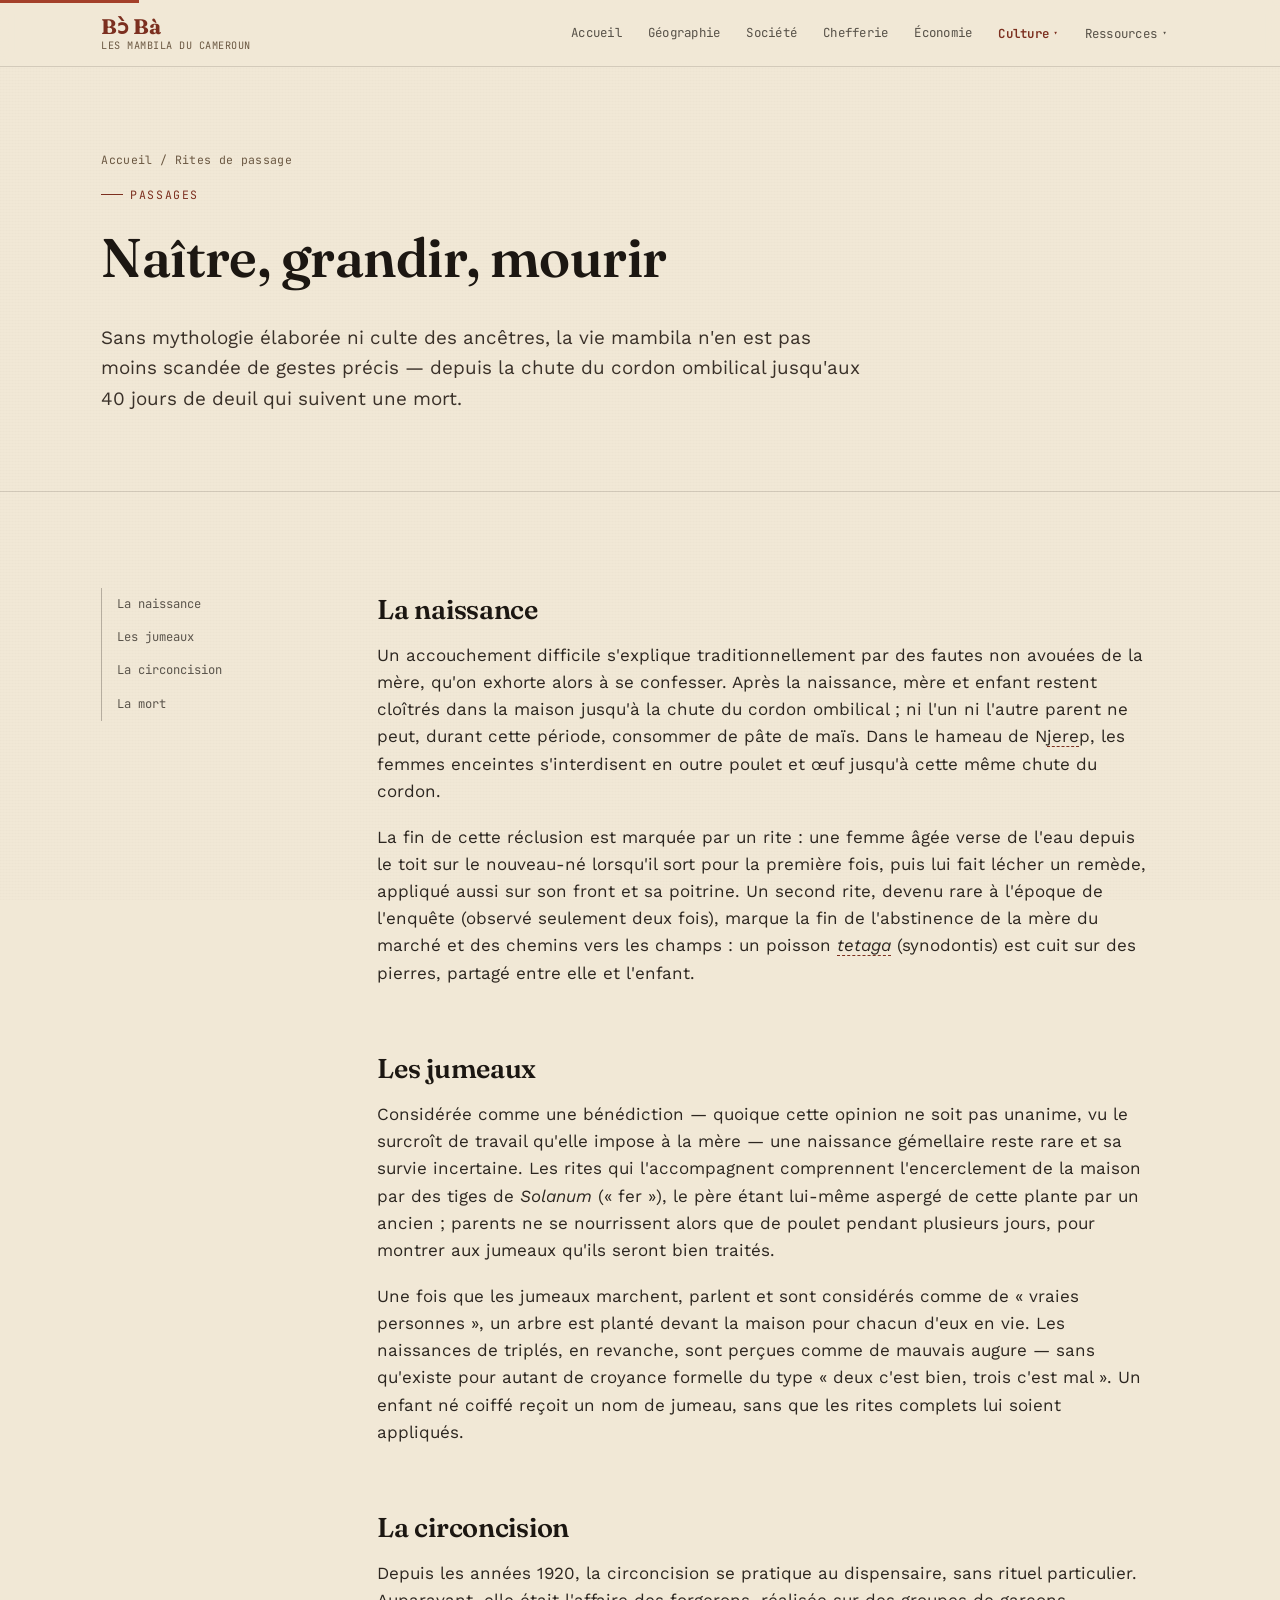
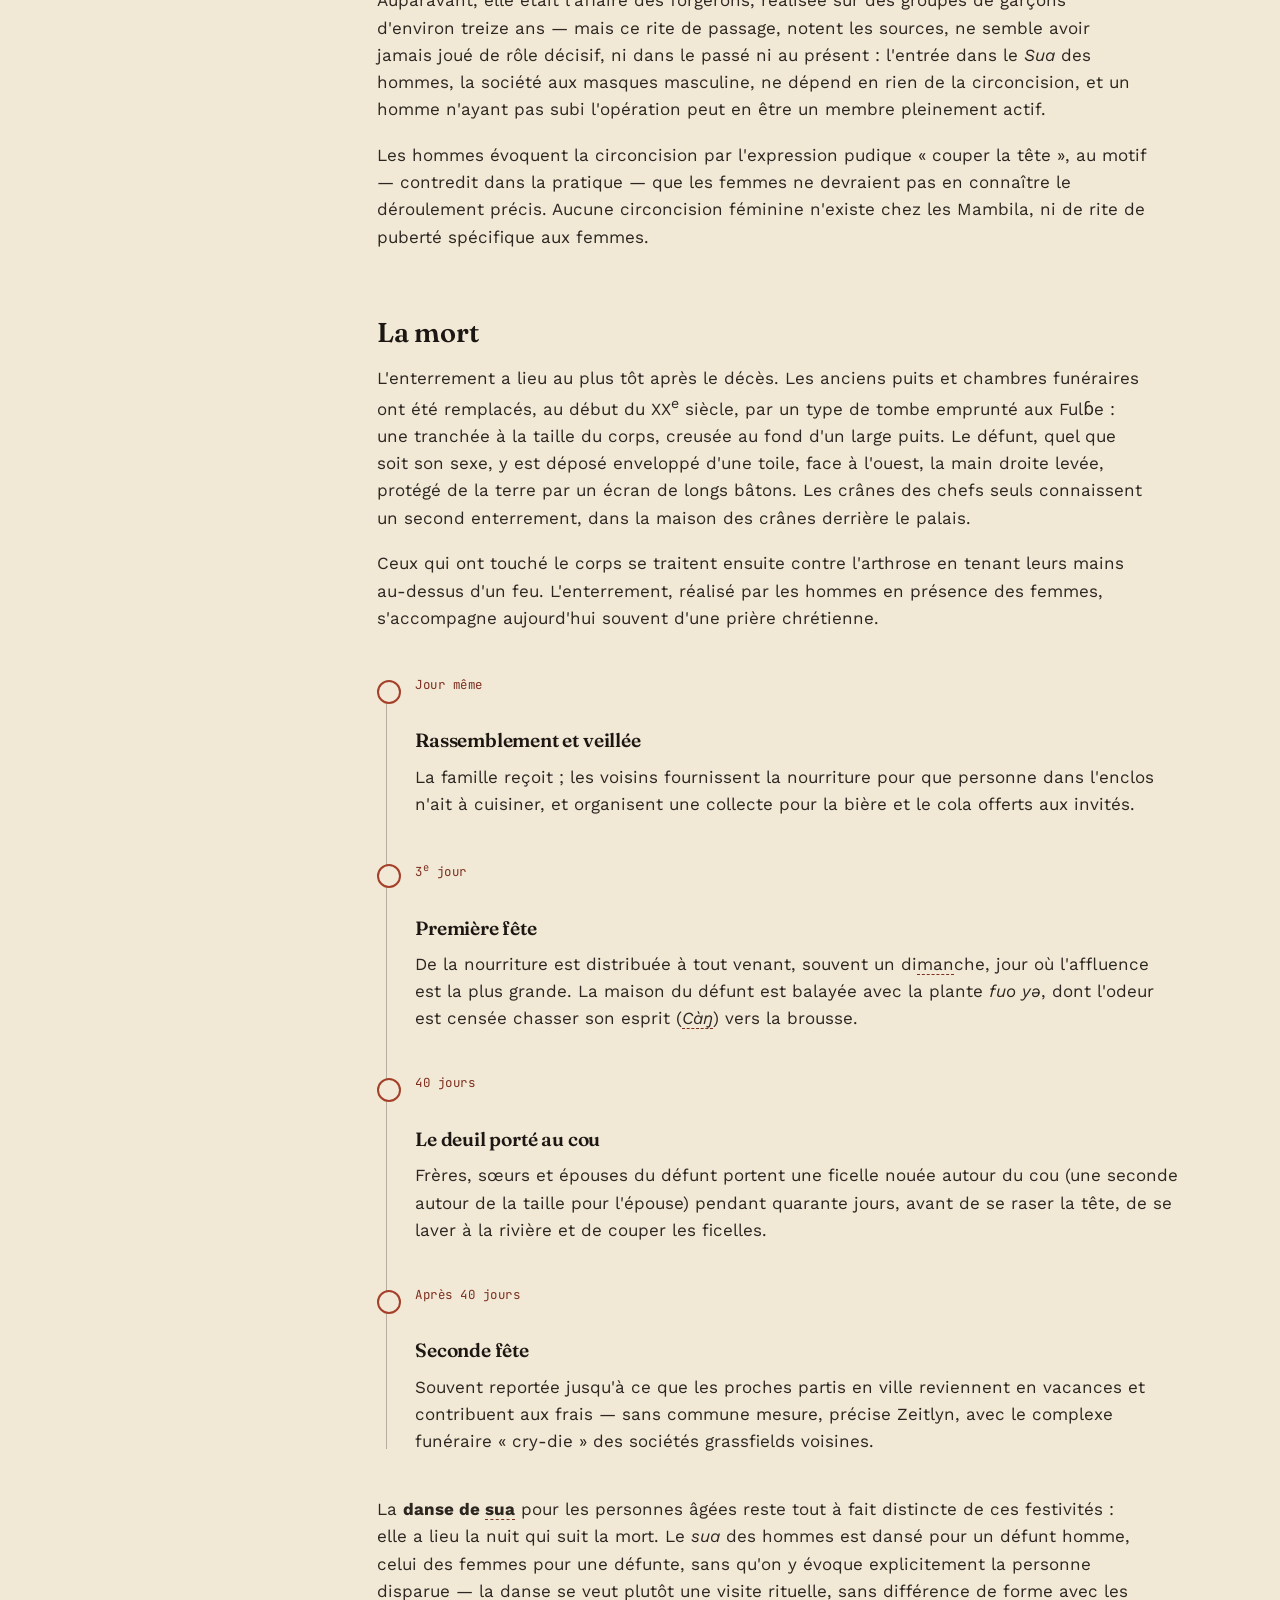
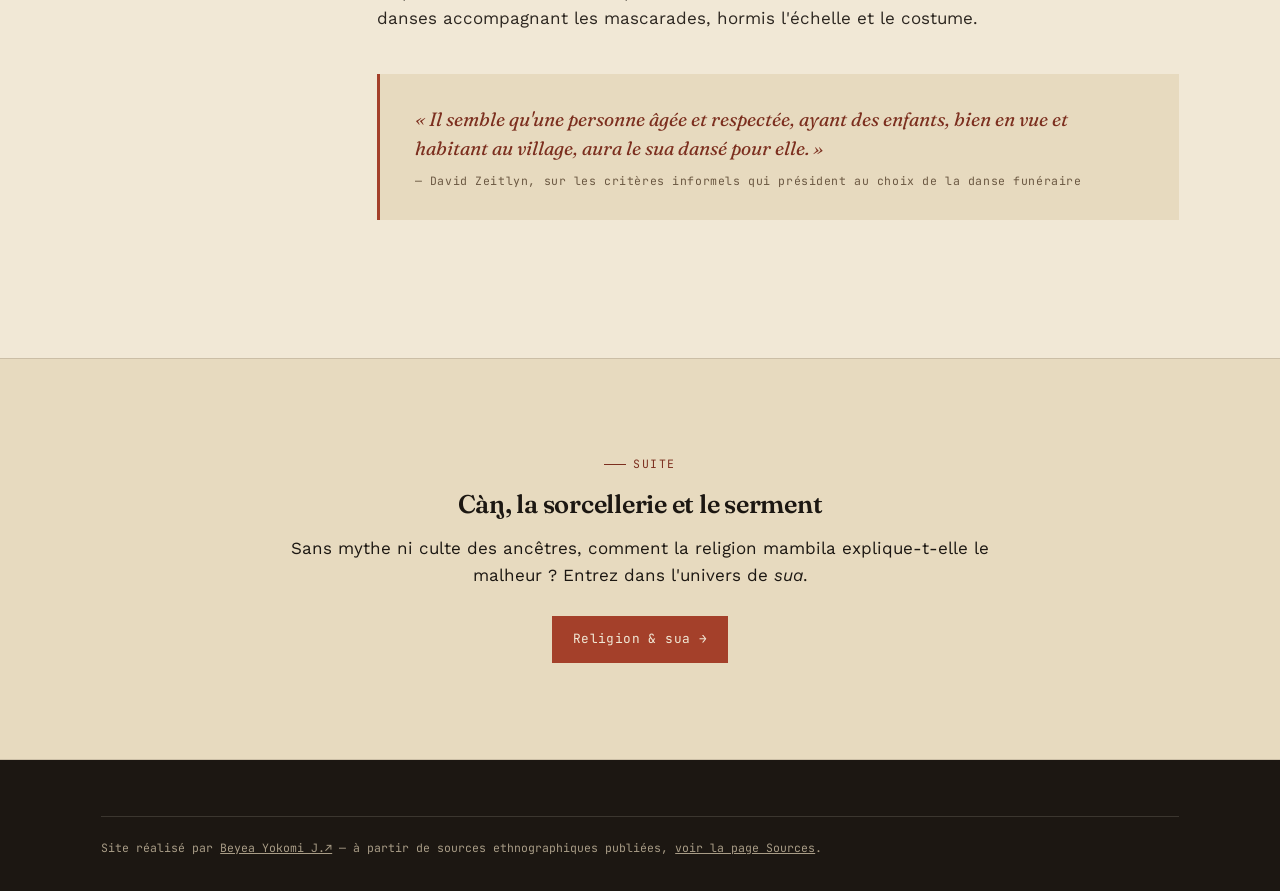
<file: rites.html>
<!doctype html>
<html lang="fr">
<head>
<meta charset="UTF-8">
<meta name="viewport" content="width=device-width, initial-scale=1">
<title>Rites de passage — Bɔ̀ Bà</title>
<meta name="description" content="Naissance, jumeaux, circoncision et mort : les rites de passage qui accompagnent la vie mambila.">
<link rel="stylesheet" href="css/style.css">
</head>
<body>

<header class="site-header">
  <div class="nav-row">
    <a href="index.html" class="brand">
      <span class="mark">Bɔ̀ Bà</span>
      <span class="sub">Les Mambila du Cameroun</span>
    </a>
    <button class="nav-toggle" aria-label="Ouvrir le menu" aria-expanded="false">☰ Menu</button>
    <nav class="main">
      <a href="index.html">Accueil</a>
      <a href="geographie.html">Géographie</a>
      <a href="societe.html">Société</a>
      <a href="chefferie.html">Chefferie</a>
      <a href="economie.html">Économie</a>
      <div class="nav-group">
        <button type="button" class="nav-group__toggle is-current" aria-expanded="false">Culture <span class="nav-group__chevron">▾</span></button>
        <div class="nav-group__menu">
          <a href="rites.html" class="active">Rites de passage</a>
          <a href="religion.html">Religion &amp; sua</a>
          <a href="histoire.html">Histoire</a>
          <a href="personnages.html">Personnages</a>
        </div>
      </div>
      <div class="nav-group">
        <button type="button" class="nav-group__toggle" aria-expanded="false">Ressources <span class="nav-group__chevron">▾</span></button>
        <div class="nav-group__menu">
          <a href="methode.html">Méthode</a>
          <a href="sources.html">Sources</a>
        </div>
      </div>
    </nav>
  </div>
</header>

<section class="page-hero">
  <div class="wrap">
    <div class="breadcrumb"><a href="index.html">Accueil</a> / Rites de passage</div>
    <div class="eyebrow">Passages</div>
    <h1>Naître, grandir, mourir</h1>
    <p class="lede">Sans mythologie élaborée ni culte des ancêtres, la vie mambila n'en est pas
    moins scandée de gestes précis — depuis la chute du cordon ombilical jusqu'aux 40 jours de
    deuil qui suivent une mort.</p>
  </div>
</section>

<section>
  <div class="wrap article-grid">
    <nav class="article-nav">
      <span class="lab">Sur cette page</span>
      <ul>
        <li><a href="#naissance">La naissance</a></li>
        <li><a href="#jumeaux">Les jumeaux</a></li>
        <li><a href="#circoncision">La circoncision</a></li>
        <li><a href="#mort">La mort</a></li>
      </ul>
    </nav>

    <div class="prose">

      <h2 id="naissance">La naissance</h2>
      <p>Un accouchement difficile s'explique traditionnellement par des fautes non avouées de
      la mère, qu'on exhorte alors à se confesser. Après la naissance, mère et enfant restent
      cloîtrés dans la maison jusqu'à la chute du cordon ombilical ; ni l'un ni l'autre parent
      ne peut, durant cette période, consommer de pâte de maïs. Dans le hameau de Njerep, les
      femmes enceintes s'interdisent en outre poulet et œuf jusqu'à cette même chute du
      cordon.</p>
      <p>La fin de cette réclusion est marquée par un rite : une femme âgée verse de l'eau
      depuis le toit sur le nouveau-né lorsqu'il sort pour la première fois, puis lui fait
      lécher un remède, appliqué aussi sur son front et sa poitrine. Un second rite, devenu
      rare à l'époque de l'enquête (observé seulement deux fois), marque la fin de
      l'abstinence de la mère du marché et des chemins vers les champs : un poisson
      <em>tetaga</em> (synodontis) est cuit sur des pierres, partagé entre elle et l'enfant.</p>

      <h2 id="jumeaux">Les jumeaux</h2>
      <p>Considérée comme une bénédiction — quoique cette opinion ne soit pas unanime, vu le
      surcroît de travail qu'elle impose à la mère — une naissance gémellaire reste rare et sa
      survie incertaine. Les rites qui l'accompagnent comprennent l'encerclement de la maison
      par des tiges de <em>Solanum</em> (« fer »), le père étant lui-même aspergé de cette
      plante par un ancien ; parents ne se nourrissent alors que de poulet pendant plusieurs
      jours, pour montrer aux jumeaux qu'ils seront bien traités.</p>
      <p>Une fois que les jumeaux marchent, parlent et sont considérés comme de « vraies
      personnes », un arbre est planté devant la maison pour chacun d'eux en vie. Les naissances
      de triplés, en revanche, sont perçues comme de mauvais augure — sans qu'existe pour
      autant de croyance formelle du type « deux c'est bien, trois c'est mal ». Un enfant né
      coiffé reçoit un nom de jumeau, sans que les rites complets lui soient appliqués.</p>

      <h2 id="circoncision">La circoncision</h2>
      <p>Depuis les années 1920, la circoncision se pratique au dispensaire, sans rituel
      particulier. Auparavant, elle était l'affaire des forgerons, réalisée sur des groupes de
      garçons d'environ treize ans — mais ce rite de passage, notent les sources, ne semble
      avoir jamais joué de rôle décisif, ni dans le passé ni au présent : l'entrée dans le
      <em>Sua</em> des hommes, la société aux masques masculine, ne dépend en rien de la
      circoncision, et un homme n'ayant pas subi l'opération peut en être un membre pleinement
      actif.</p>
      <p>Les hommes évoquent la circoncision par l'expression pudique « couper la tête », au
      motif — contredit dans la pratique — que les femmes ne devraient pas en connaître le
      déroulement précis. Aucune circoncision féminine n'existe chez les Mambila, ni de rite
      de puberté spécifique aux femmes.</p>

      <h2 id="mort">La mort</h2>
      <p>L'enterrement a lieu au plus tôt après le décès. Les anciens puits et chambres
      funéraires ont été remplacés, au début du XX<sup>e</sup> siècle, par un type de tombe
      emprunté aux Fulɓe : une tranchée à la taille du corps, creusée au fond d'un large puits.
      Le défunt, quel que soit son sexe, y est déposé enveloppé d'une toile, face à l'ouest, la
      main droite levée, protégé de la terre par un écran de longs bâtons. Les crânes des chefs
      seuls connaissent un second enterrement, dans la maison des crânes derrière le palais.</p>
      <p>Ceux qui ont touché le corps se traitent ensuite contre l'arthrose en tenant leurs
      mains au-dessus d'un feu. L'enterrement, réalisé par les hommes en présence des femmes,
      s'accompagne aujourd'hui souvent d'une prière chrétienne.</p>

      <div class="timeline">
        <div class="tl-item">
          <span class="when">Jour même</span>
          <h3>Rassemblement et veillée</h3>
          <p>La famille reçoit ; les voisins fournissent la nourriture pour que personne dans
          l'enclos n'ait à cuisiner, et organisent une collecte pour la bière et le cola offerts
          aux invités.</p>
        </div>
        <div class="tl-item">
          <span class="when">3<sup>e</sup> jour</span>
          <h3>Première fête</h3>
          <p>De la nourriture est distribuée à tout venant, souvent un dimanche, jour où
          l'affluence est la plus grande. La maison du défunt est balayée avec la plante
          <em>fuo yə</em>, dont l'odeur est censée chasser son esprit (<em>Càŋ</em>) vers la
          brousse.</p>
        </div>
        <div class="tl-item">
          <span class="when">40 jours</span>
          <h3>Le deuil porté au cou</h3>
          <p>Frères, sœurs et épouses du défunt portent une ficelle nouée autour du cou (une
          seconde autour de la taille pour l'épouse) pendant quarante jours, avant de se raser
          la tête, de se laver à la rivière et de couper les ficelles.</p>
        </div>
        <div class="tl-item">
          <span class="when">Après 40 jours</span>
          <h3>Seconde fête</h3>
          <p>Souvent reportée jusqu'à ce que les proches partis en ville reviennent en vacances
          et contribuent aux frais — sans commune mesure, précise Zeitlyn, avec le complexe
          funéraire « cry-die » des sociétés grassfields voisines.</p>
        </div>
      </div>

      <p>La <strong>danse de sua</strong> pour les personnes âgées reste tout à fait distincte
      de ces festivités : elle a lieu la nuit qui suit la mort. Le <em>sua</em> des hommes est
      dansé pour un défunt homme, celui des femmes pour une défunte, sans qu'on y évoque
      explicitement la personne disparue — la danse se veut plutôt une visite rituelle, sans
      différence de forme avec les danses accompagnant les mascarades, hormis l'échelle et le
      costume.</p>

      <blockquote class="field">
        « Il semble qu'une personne âgée et respectée, ayant des enfants, bien en vue et
        habitant au village, aura le sua dansé pour elle. »
        <cite>— David Zeitlyn, sur les critères informels qui président au choix de la danse funéraire</cite>
      </blockquote>

    </div>
  </div>
</section>

<section class="alt">
  <div class="wrap cta-block">
    <div class="eyebrow">Suite</div>
    <h2>Càŋ, la sorcellerie et le serment</h2>
    <p>Sans mythe ni culte des ancêtres, comment la religion mambila explique-t-elle
    le malheur ? Entrez dans l'univers de <em>sua</em>.</p>
    <a href="religion.html" class="btn primary">Religion &amp; sua →</a>
  </div>
</section>

<footer>
  <div class="wrap">
        <div class="foot-note">
      <span>Site réalisé par <a href="https://yokomi-potofolio.onrender.com/" target="_blank" rel="noopener">Beyea Yokomi J.↗</a> — à partir de sources ethnographiques publiées, <a href="sources.html">voir la page Sources</a>.</span>
      
    </div>
  </div>
</footer>

<script src="js/lexicon-data.js"></script>
<script src="js/main.js"></script>
<script src="js/lexicon.js"></script>
</body>
</html>
</file>
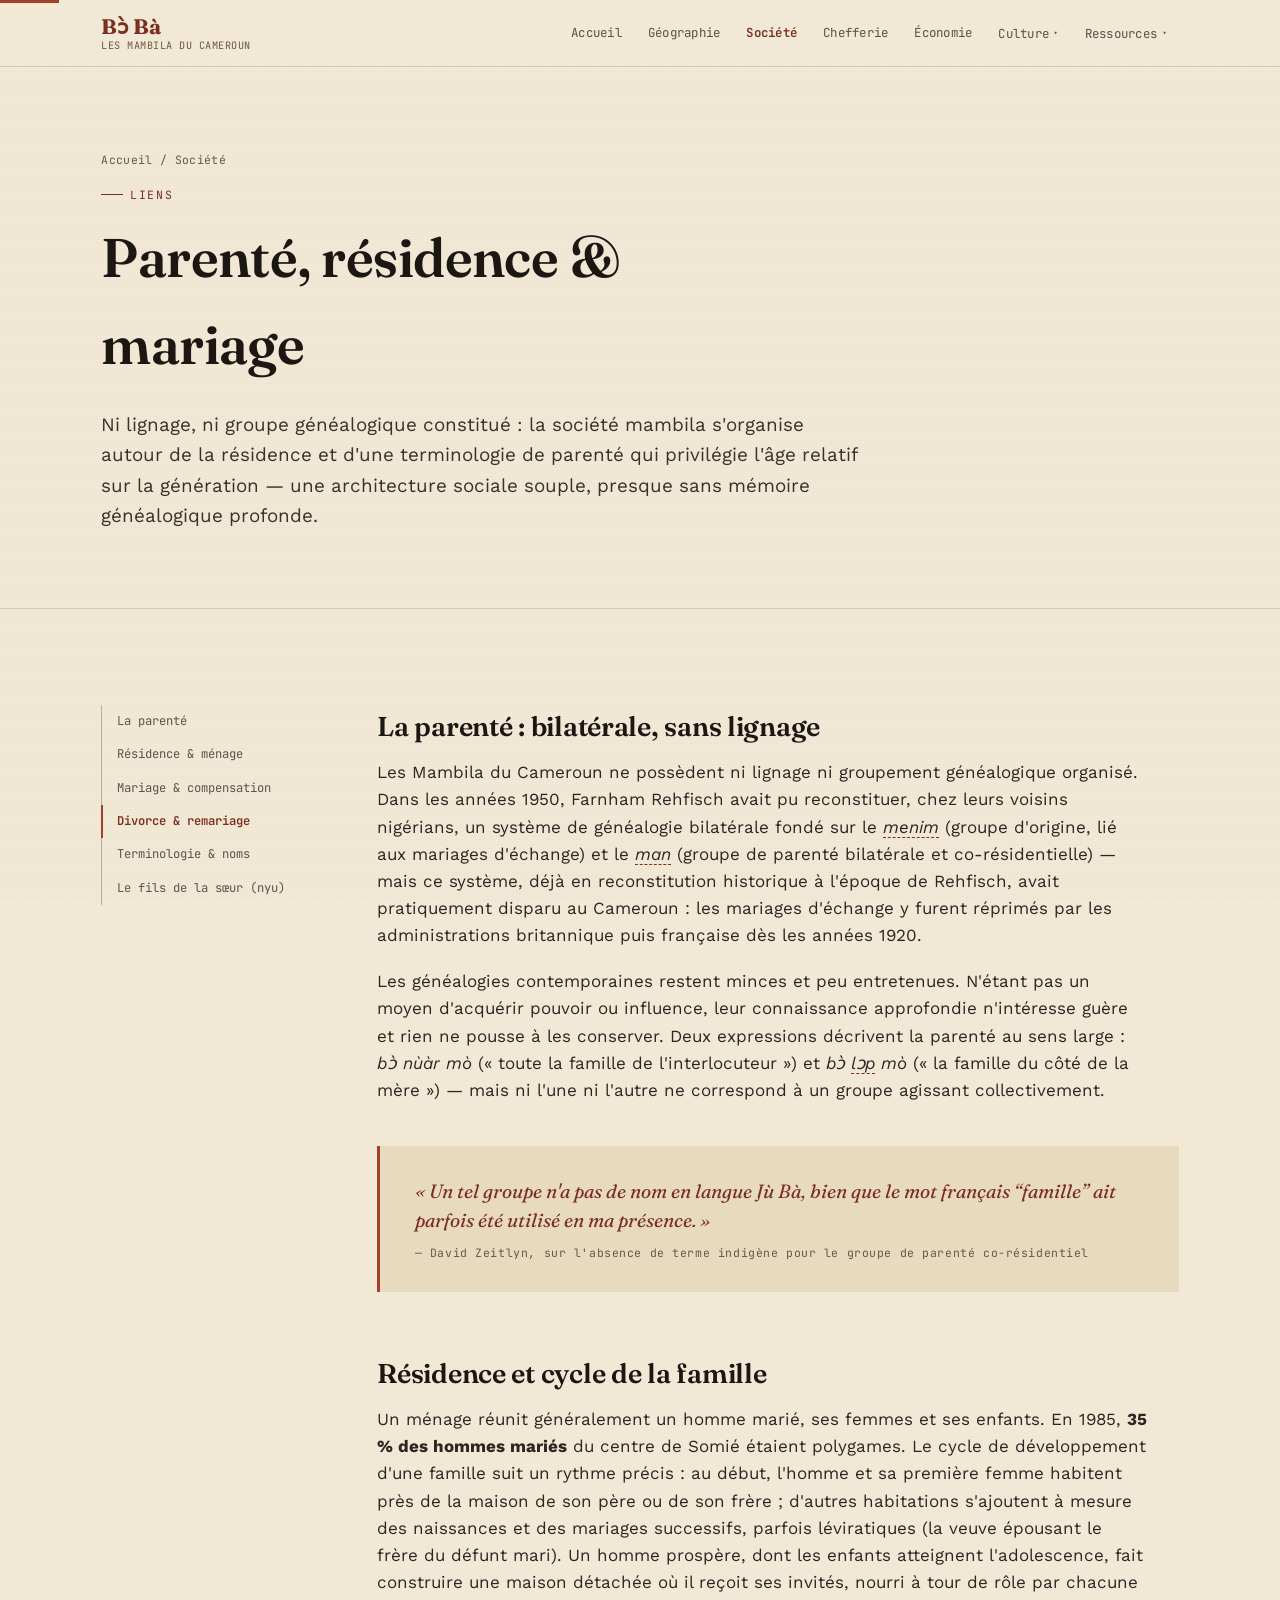
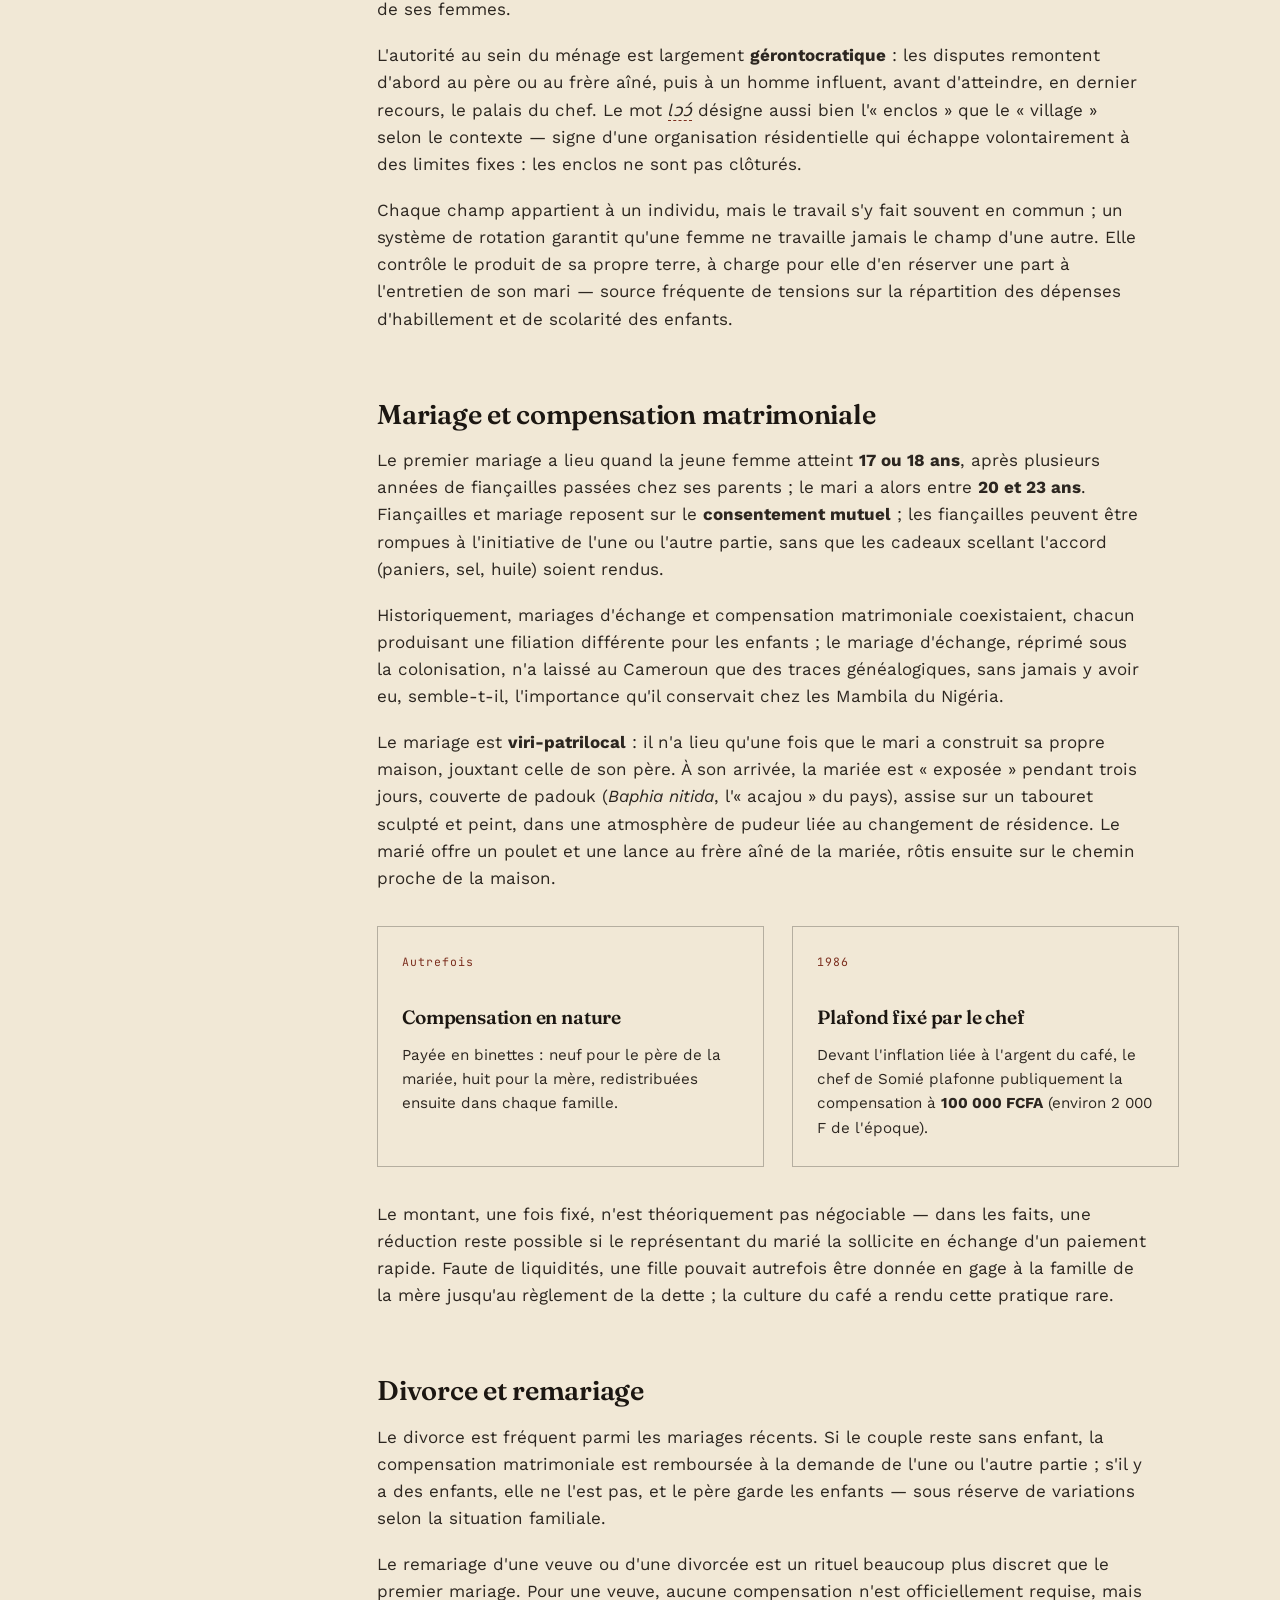
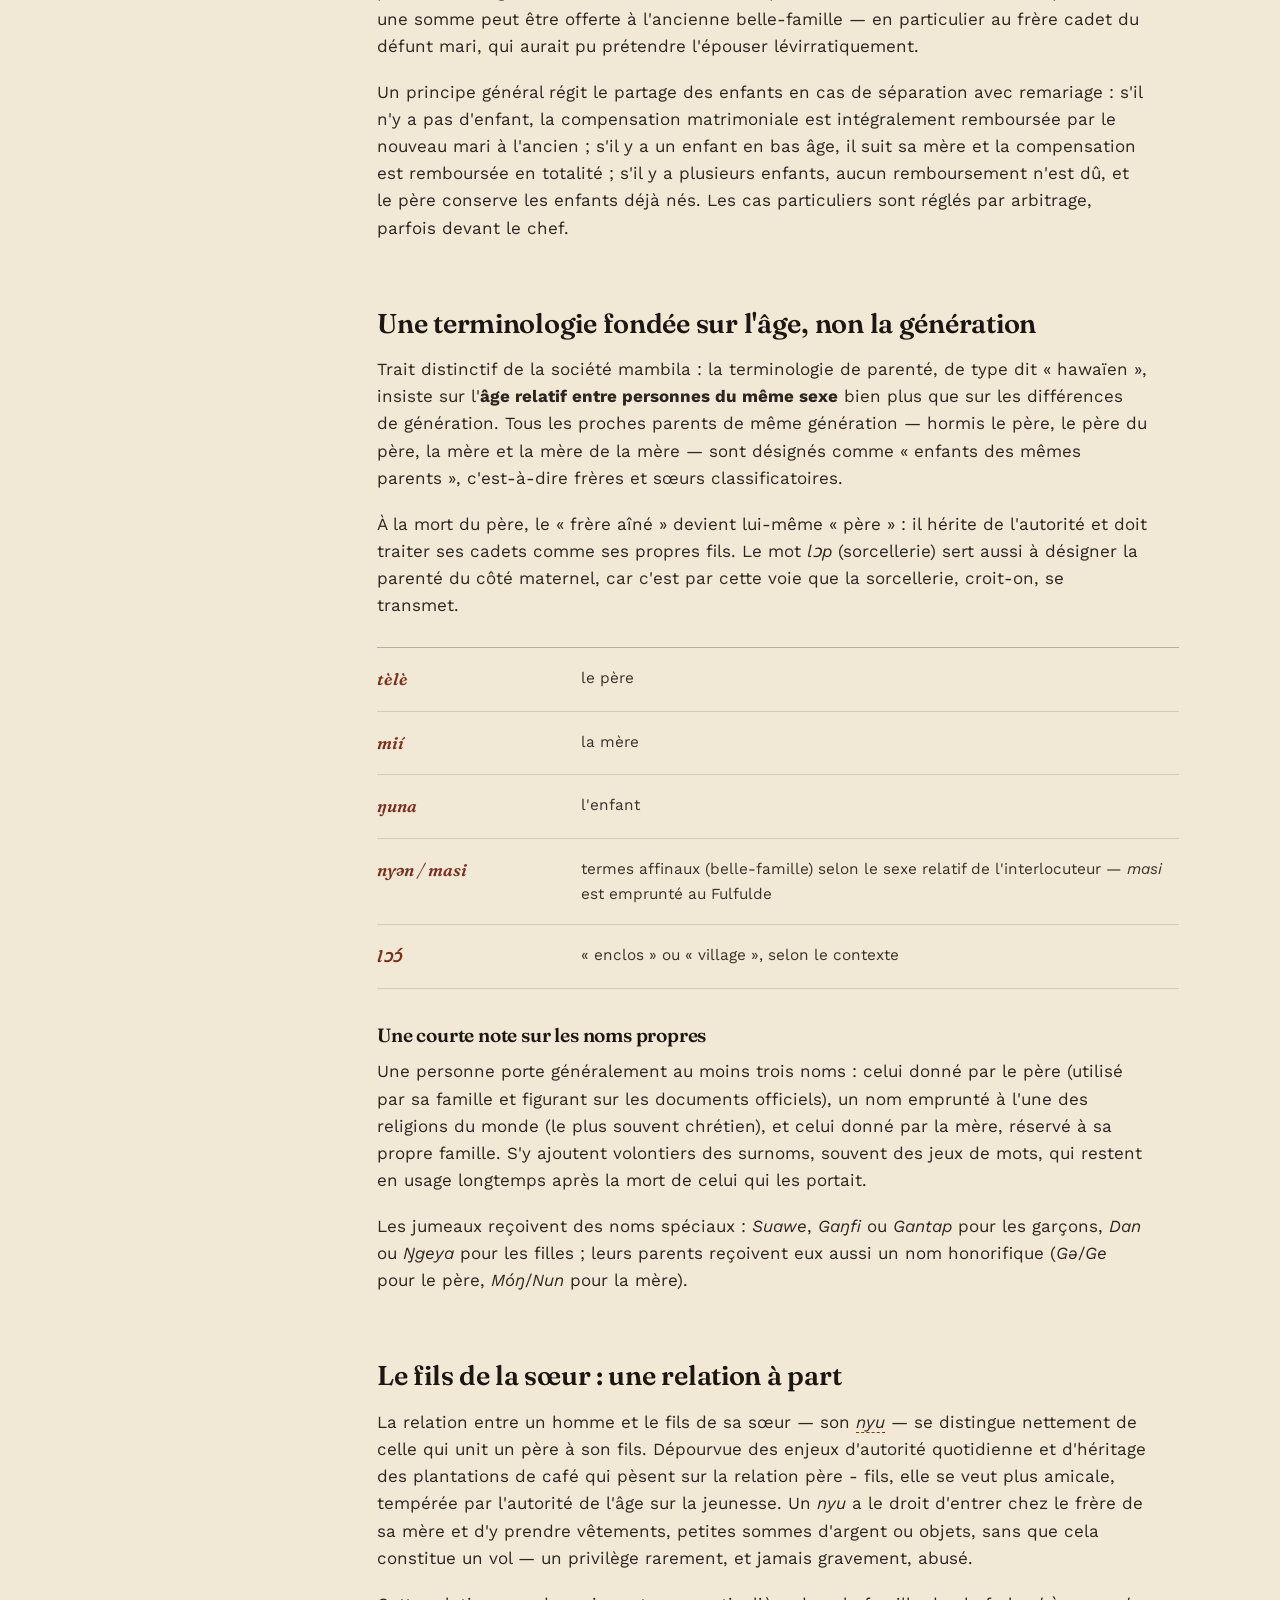
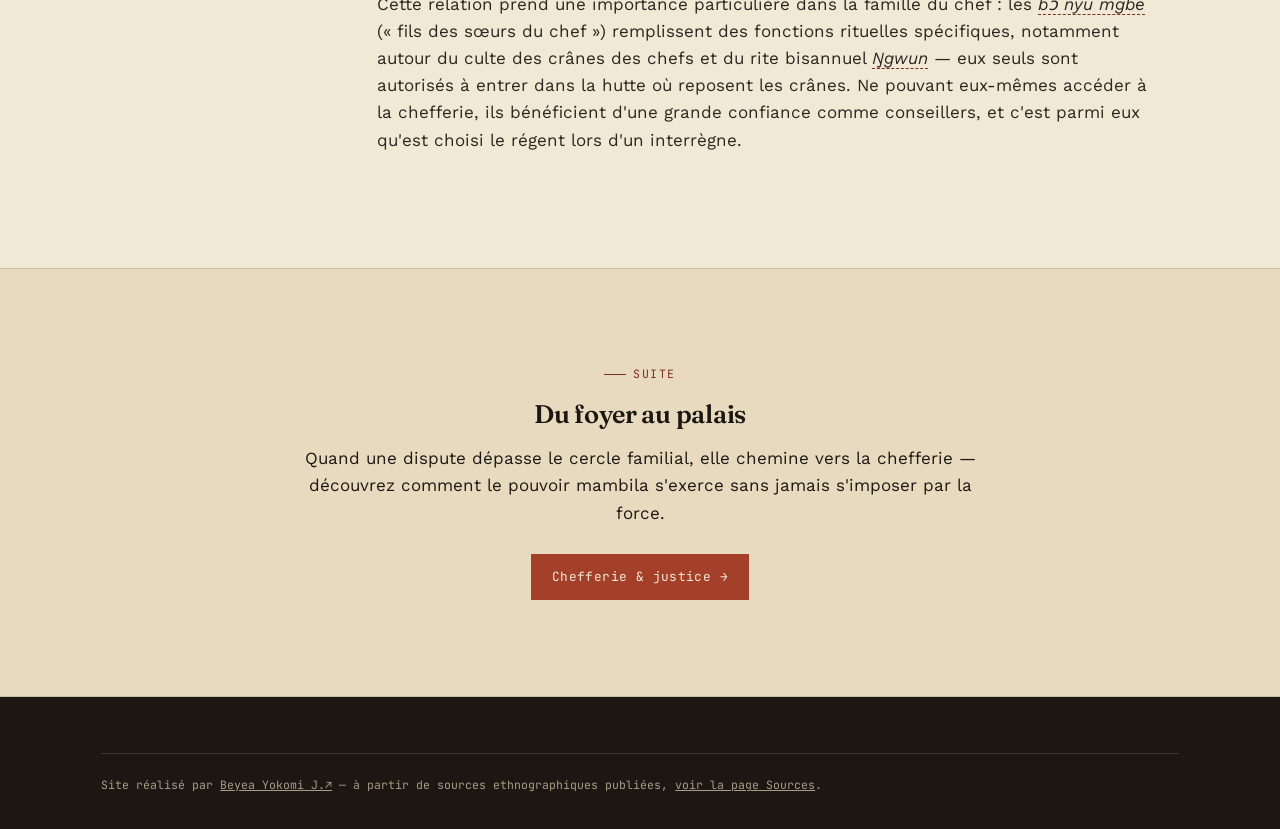
<file: societe.html>
<!doctype html>
<html lang="fr">
<head>
<meta charset="UTF-8">
<meta name="viewport" content="width=device-width, initial-scale=1">
<title>Société &amp; parenté — Bɔ̀ Bà</title>
<meta name="description" content="Parenté bilatérale, mariage viri-patrilocal, compensation matrimoniale et terminologie fondée sur l'âge relatif chez les Mambila.">
<link rel="stylesheet" href="css/style.css">
</head>
<body>

<header class="site-header">
  <div class="nav-row">
    <a href="index.html" class="brand">
      <span class="mark">Bɔ̀ Bà</span>
      <span class="sub">Les Mambila du Cameroun</span>
    </a>
    <button class="nav-toggle" aria-label="Ouvrir le menu" aria-expanded="false">☰ Menu</button>
    <nav class="main">
      <a href="index.html">Accueil</a>
      <a href="geographie.html">Géographie</a>
      <a href="societe.html" class="active">Société</a>
      <a href="chefferie.html">Chefferie</a>
      <a href="economie.html">Économie</a>
      <div class="nav-group">
        <button type="button" class="nav-group__toggle" aria-expanded="false">Culture <span class="nav-group__chevron">▾</span></button>
        <div class="nav-group__menu">
          <a href="rites.html">Rites de passage</a>
          <a href="religion.html">Religion &amp; sua</a>
          <a href="histoire.html">Histoire</a>
          <a href="personnages.html">Personnages</a>
        </div>
      </div>
      <div class="nav-group">
        <button type="button" class="nav-group__toggle" aria-expanded="false">Ressources <span class="nav-group__chevron">▾</span></button>
        <div class="nav-group__menu">
          <a href="methode.html">Méthode</a>
          <a href="sources.html">Sources</a>
        </div>
      </div>
    </nav>
  </div>
</header>

<section class="page-hero">
  <div class="wrap">
    <div class="breadcrumb"><a href="index.html">Accueil</a> / Société</div>
    <div class="eyebrow">Liens</div>
    <h1>Parenté, résidence &amp; mariage</h1>
    <p class="lede">Ni lignage, ni groupe généalogique constitué : la société mambila
    s'organise autour de la résidence et d'une terminologie de parenté qui privilégie l'âge
    relatif sur la génération — une architecture sociale souple, presque sans mémoire
    généalogique profonde.</p>
  </div>
</section>

<section>
  <div class="wrap article-grid">
    <nav class="article-nav">
      <span class="lab">Sur cette page</span>
      <ul>
        <li><a href="#parente">La parenté</a></li>
        <li><a href="#residence">Résidence &amp; ménage</a></li>
        <li><a href="#mariage">Mariage &amp; compensation</a></li>
        <li><a href="#divorce">Divorce &amp; remariage</a></li>
        <li><a href="#terminologie">Terminologie &amp; noms</a></li>
        <li><a href="#nyu">Le fils de la sœur (nyu)</a></li>
      </ul>
    </nav>

    <div class="prose">

      <h2 id="parente">La parenté : bilatérale, sans lignage</h2>
      <p>Les Mambila du Cameroun ne possèdent ni lignage ni groupement généalogique organisé.
      Dans les années 1950, Farnham Rehfisch avait pu reconstituer, chez leurs voisins
      nigérians, un système de généalogie bilatérale fondé sur le <em>menim</em> (groupe
      d'origine, lié aux mariages d'échange) et le <em>man</em> (groupe de parenté bilatérale
      et co-résidentielle) — mais ce système, déjà en reconstitution historique à l'époque de
      Rehfisch, avait pratiquement disparu au Cameroun : les mariages d'échange y furent
      réprimés par les administrations britannique puis française dès les années 1920.</p>
      <p>Les généalogies contemporaines restent minces et peu entretenues. N'étant pas un moyen
      d'acquérir pouvoir ou influence, leur connaissance approfondie n'intéresse guère et rien
      ne pousse à les conserver. Deux expressions décrivent la parenté au sens large :
      <em>bɔ̀ nùàr mò</em> (« toute la famille de l'interlocuteur ») et
      <em>bɔ̀ lɔp mò</em> (« la famille du côté de la mère ») — mais ni l'une ni l'autre ne
      correspond à un groupe agissant collectivement.</p>

      <blockquote class="field">
        « Un tel groupe n'a pas de nom en langue Jù Bà, bien que le mot français “famille” ait
        parfois été utilisé en ma présence. »
        <cite>— David Zeitlyn, sur l'absence de terme indigène pour le groupe de parenté co-résidentiel</cite>
      </blockquote>

      <h2 id="residence">Résidence et cycle de la famille</h2>
      <p>Un ménage réunit généralement un homme marié, ses femmes et ses enfants. En 1985,
      <strong>35 % des hommes mariés</strong> du centre de Somié étaient polygames. Le cycle de
      développement d'une famille suit un rythme précis : au début, l'homme et sa première
      femme habitent près de la maison de son père ou de son frère ; d'autres habitations
      s'ajoutent à mesure des naissances et des mariages successifs, parfois léviratiques (la
      veuve épousant le frère du défunt mari). Un homme prospère, dont les enfants atteignent
      l'adolescence, fait construire une maison détachée où il reçoit ses invités, nourri à tour
      de rôle par chacune de ses femmes.</p>
      <p>L'autorité au sein du ménage est largement <strong>gérontocratique</strong> : les
      disputes remontent d'abord au père ou au frère aîné, puis à un homme influent, avant
      d'atteindre, en dernier recours, le palais du chef. Le mot <em>lɔɔ́</em> désigne aussi
      bien l'« enclos » que le « village » selon le contexte — signe d'une organisation
      résidentielle qui échappe volontairement à des limites fixes : les enclos ne sont pas
      clôturés.</p>
      <p>Chaque champ appartient à un individu, mais le travail s'y fait souvent en commun ; un
      système de rotation garantit qu'une femme ne travaille jamais le champ d'une autre. Elle
      contrôle le produit de sa propre terre, à charge pour elle d'en réserver une part à
      l'entretien de son mari — source fréquente de tensions sur la répartition des dépenses
      d'habillement et de scolarité des enfants.</p>

      <h2 id="mariage">Mariage et compensation matrimoniale</h2>
      <p>Le premier mariage a lieu quand la jeune femme atteint <strong>17 ou 18 ans</strong>,
      après plusieurs années de fiançailles passées chez ses parents ; le mari a alors entre
      <strong>20 et 23 ans</strong>. Fiançailles et mariage reposent sur le
      <strong>consentement mutuel</strong> ; les fiançailles peuvent être rompues à
      l'initiative de l'une ou l'autre partie, sans que les cadeaux scellant l'accord (paniers,
      sel, huile) soient rendus.</p>
      <p>Historiquement, mariages d'échange et compensation matrimoniale coexistaient, chacun
      produisant une filiation différente pour les enfants ; le mariage d'échange, réprimé sous
      la colonisation, n'a laissé au Cameroun que des traces généalogiques, sans jamais y avoir
      eu, semble-t-il, l'importance qu'il conservait chez les Mambila du Nigéria.</p>
      <p>Le mariage est <strong>viri-patrilocal</strong> : il n'a lieu qu'une fois que le mari a
      construit sa propre maison, jouxtant celle de son père. À son arrivée, la mariée est
      « exposée » pendant trois jours, couverte de padouk (<em>Baphia nitida</em>, l'« acajou »
      du pays), assise sur un tabouret sculpté et peint, dans une atmosphère de pudeur liée au
      changement de résidence. Le marié offre un poulet et une lance au frère aîné de la
      mariée, rôtis ensuite sur le chemin proche de la maison.</p>

      <div class="grid cols-2 my-block--xl">
        <div class="card">
          <span class="num">Autrefois</span>
          <h3>Compensation en nature</h3>
          <p>Payée en binettes : neuf pour le père de la mariée, huit pour la mère, redistribuées
          ensuite dans chaque famille.</p>
        </div>
        <div class="card">
          <span class="num">1986</span>
          <h3>Plafond fixé par le chef</h3>
          <p>Devant l'inflation liée à l'argent du café, le chef de Somié plafonne publiquement
          la compensation à <strong>100 000 FCFA</strong> (environ 2 000 F de l'époque).</p>
        </div>
      </div>

      <p>Le montant, une fois fixé, n'est théoriquement pas négociable — dans les faits, une
      réduction reste possible si le représentant du marié la sollicite en échange d'un paiement
      rapide. Faute de liquidités, une fille pouvait autrefois être donnée en gage à la famille
      de la mère jusqu'au règlement de la dette ; la culture du café a rendu cette pratique
      rare.</p>

      <h2 id="divorce">Divorce et remariage</h2>
      <p>Le divorce est fréquent parmi les mariages récents. Si le couple reste sans enfant, la
      compensation matrimoniale est remboursée à la demande de l'une ou l'autre partie ; s'il y
      a des enfants, elle ne l'est pas, et le père garde les enfants — sous réserve de
      variations selon la situation familiale.</p>
      <p>Le remariage d'une veuve ou d'une divorcée est un rituel beaucoup plus discret que le
      premier mariage. Pour une veuve, aucune compensation n'est officiellement requise, mais
      une somme peut être offerte à l'ancienne belle-famille — en particulier au frère cadet du
      défunt mari, qui aurait pu prétendre l'épouser lévirratiquement.</p>
      <p>Un principe général régit le partage des enfants en cas de séparation avec remariage :
      s'il n'y a pas d'enfant, la compensation matrimoniale est intégralement remboursée par le
      nouveau mari à l'ancien ; s'il y a un enfant en bas âge, il suit sa mère et la compensation
      est remboursée en totalité ; s'il y a plusieurs enfants, aucun remboursement n'est dû, et
      le père conserve les enfants déjà nés. Les cas particuliers sont réglés par arbitrage,
      parfois devant le chef.</p>

      <h2 id="terminologie">Une terminologie fondée sur l'âge, non la génération</h2>
      <p>Trait distinctif de la société mambila : la terminologie de parenté, de type dit
      « hawaïen », insiste sur l'<strong>âge relatif entre personnes du même sexe</strong> bien
      plus que sur les différences de génération. Tous les proches parents de même génération —
      hormis le père, le père du père, la mère et la mère de la mère — sont désignés comme
      « enfants des mêmes parents », c'est-à-dire frères et sœurs classificatoires.</p>
      <p>À la mort du père, le « frère aîné » devient lui-même « père » : il hérite de
      l'autorité et doit traiter ses cadets comme ses propres fils. Le mot <em>lɔp</em>
      (sorcellerie) sert aussi à désigner la parenté du côté maternel, car c'est par cette voie
      que la sorcellerie, croit-on, se transmet.</p>

      <div class="lexicon">
        <div class="lex-row"><div class="lex-term">tèlè</div><div class="lex-def">le père</div></div>
        <div class="lex-row"><div class="lex-term">mií</div><div class="lex-def">la mère</div></div>
        <div class="lex-row"><div class="lex-term">ŋuna</div><div class="lex-def">l'enfant</div></div>
        <div class="lex-row"><div class="lex-term">nyən / masi</div><div class="lex-def">termes affinaux (belle-famille) selon le sexe relatif de l'interlocuteur — <em>masi</em> est emprunté au Fulfulde</div></div>
        <div class="lex-row"><div class="lex-term">lɔɔ́</div><div class="lex-def">« enclos » ou « village », selon le contexte</div></div>
      </div>

      <h3>Une courte note sur les noms propres</h3>
      <p>Une personne porte généralement au moins trois noms : celui donné par le père (utilisé
      par sa famille et figurant sur les documents officiels), un nom emprunté à l'une des
      religions du monde (le plus souvent chrétien), et celui donné par la mère, réservé à sa
      propre famille. S'y ajoutent volontiers des surnoms, souvent des jeux de mots, qui restent
      en usage longtemps après la mort de celui qui les portait.</p>
      <p>Les jumeaux reçoivent des noms spéciaux : <em>Suawe</em>, <em>Gaŋfi</em> ou
      <em>Gantap</em> pour les garçons, <em>Dan</em> ou <em>Ŋgeya</em> pour les filles ; leurs
      parents reçoivent eux aussi un nom honorifique (<em>Gə</em>/<em>Ge</em> pour le père,
      <em>Móŋ</em>/<em>Nun</em> pour la mère).</p>

      <h2 id="nyu">Le fils de la sœur : une relation à part</h2>
      <p>La relation entre un homme et le fils de sa sœur — son <em>nyu</em> — se distingue
      nettement de celle qui unit un père à son fils. Dépourvue des enjeux d'autorité
      quotidienne et d'héritage des plantations de café qui pèsent sur la relation
      père - fils, elle se veut plus amicale, tempérée par l'autorité de l'âge sur la jeunesse.
      Un <em>nyu</em> a le droit d'entrer chez le frère de sa mère et d'y prendre vêtements,
      petites sommes d'argent ou objets, sans que cela constitue un vol — un privilège
      rarement, et jamais gravement, abusé.</p>
      <p>Cette relation prend une importance particulière dans la famille du chef : les
      <em>bɔ̀ nyu mgbe</em> (« fils des sœurs du chef ») remplissent des fonctions rituelles
      spécifiques, notamment autour du culte des crânes des chefs et du rite bisannuel
      <em>Ŋgwun</em> — eux seuls sont autorisés à entrer dans la hutte où reposent les crânes.
      Ne pouvant eux-mêmes accéder à la chefferie, ils bénéficient d'une grande confiance comme
      conseillers, et c'est parmi eux qu'est choisi le régent lors d'un interrègne.</p>

    </div>
  </div>
</section>

<section class="alt">
  <div class="wrap cta-block">
    <div class="eyebrow">Suite</div>
    <h2>Du foyer au palais</h2>
    <p>Quand une dispute dépasse le cercle familial, elle chemine vers la chefferie —
    découvrez comment le pouvoir mambila s'exerce sans jamais s'imposer par la force.</p>
    <a href="chefferie.html" class="btn primary">Chefferie &amp; justice →</a>
  </div>
</section>

<footer>
  <div class="wrap">
        <div class="foot-note">
      <span>Site réalisé par <a href="https://yokomi-potofolio.onrender.com/" target="_blank" rel="noopener">Beyea Yokomi J.↗</a> — à partir de sources ethnographiques publiées, <a href="sources.html">voir la page Sources</a>.</span>
      
    </div>
  </div>
</footer>

<script src="js/lexicon-data.js"></script>
<script src="js/main.js"></script>
<script src="js/lexicon.js"></script>
</body>
</html>
</file>
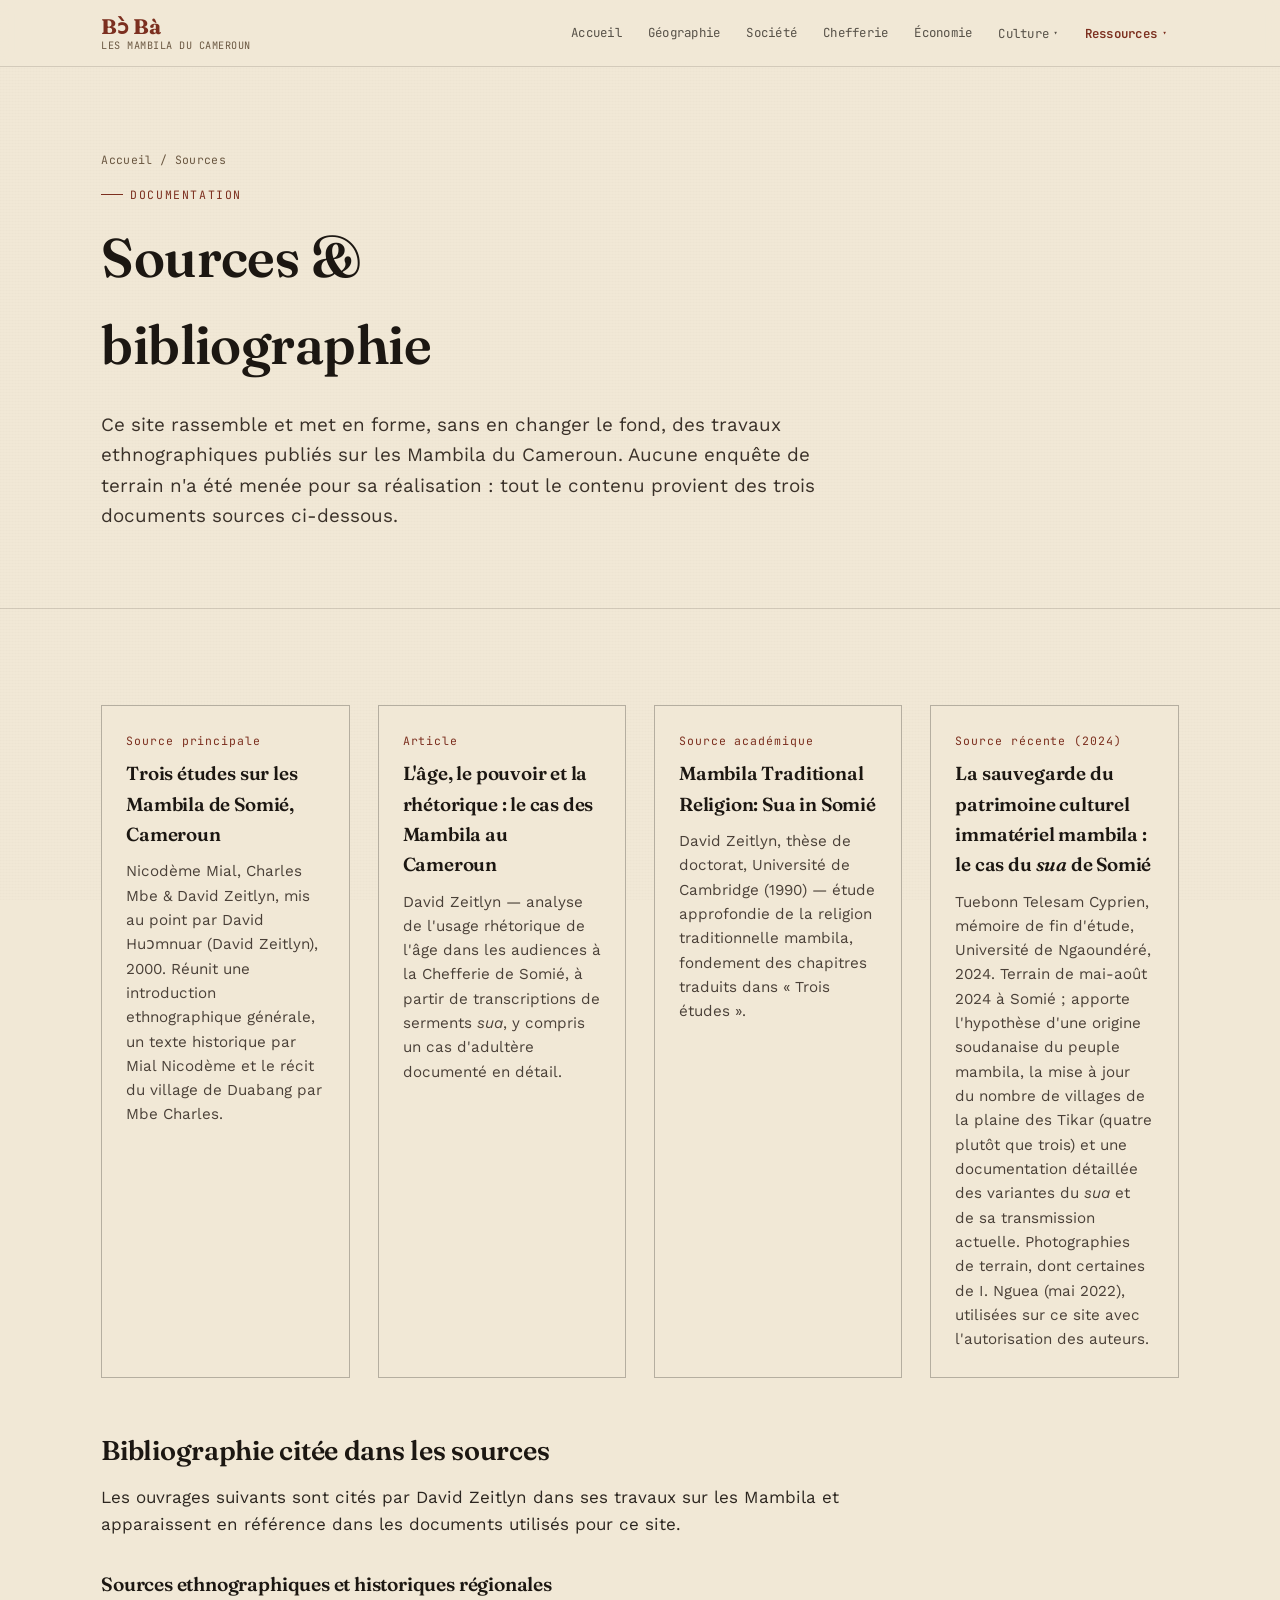
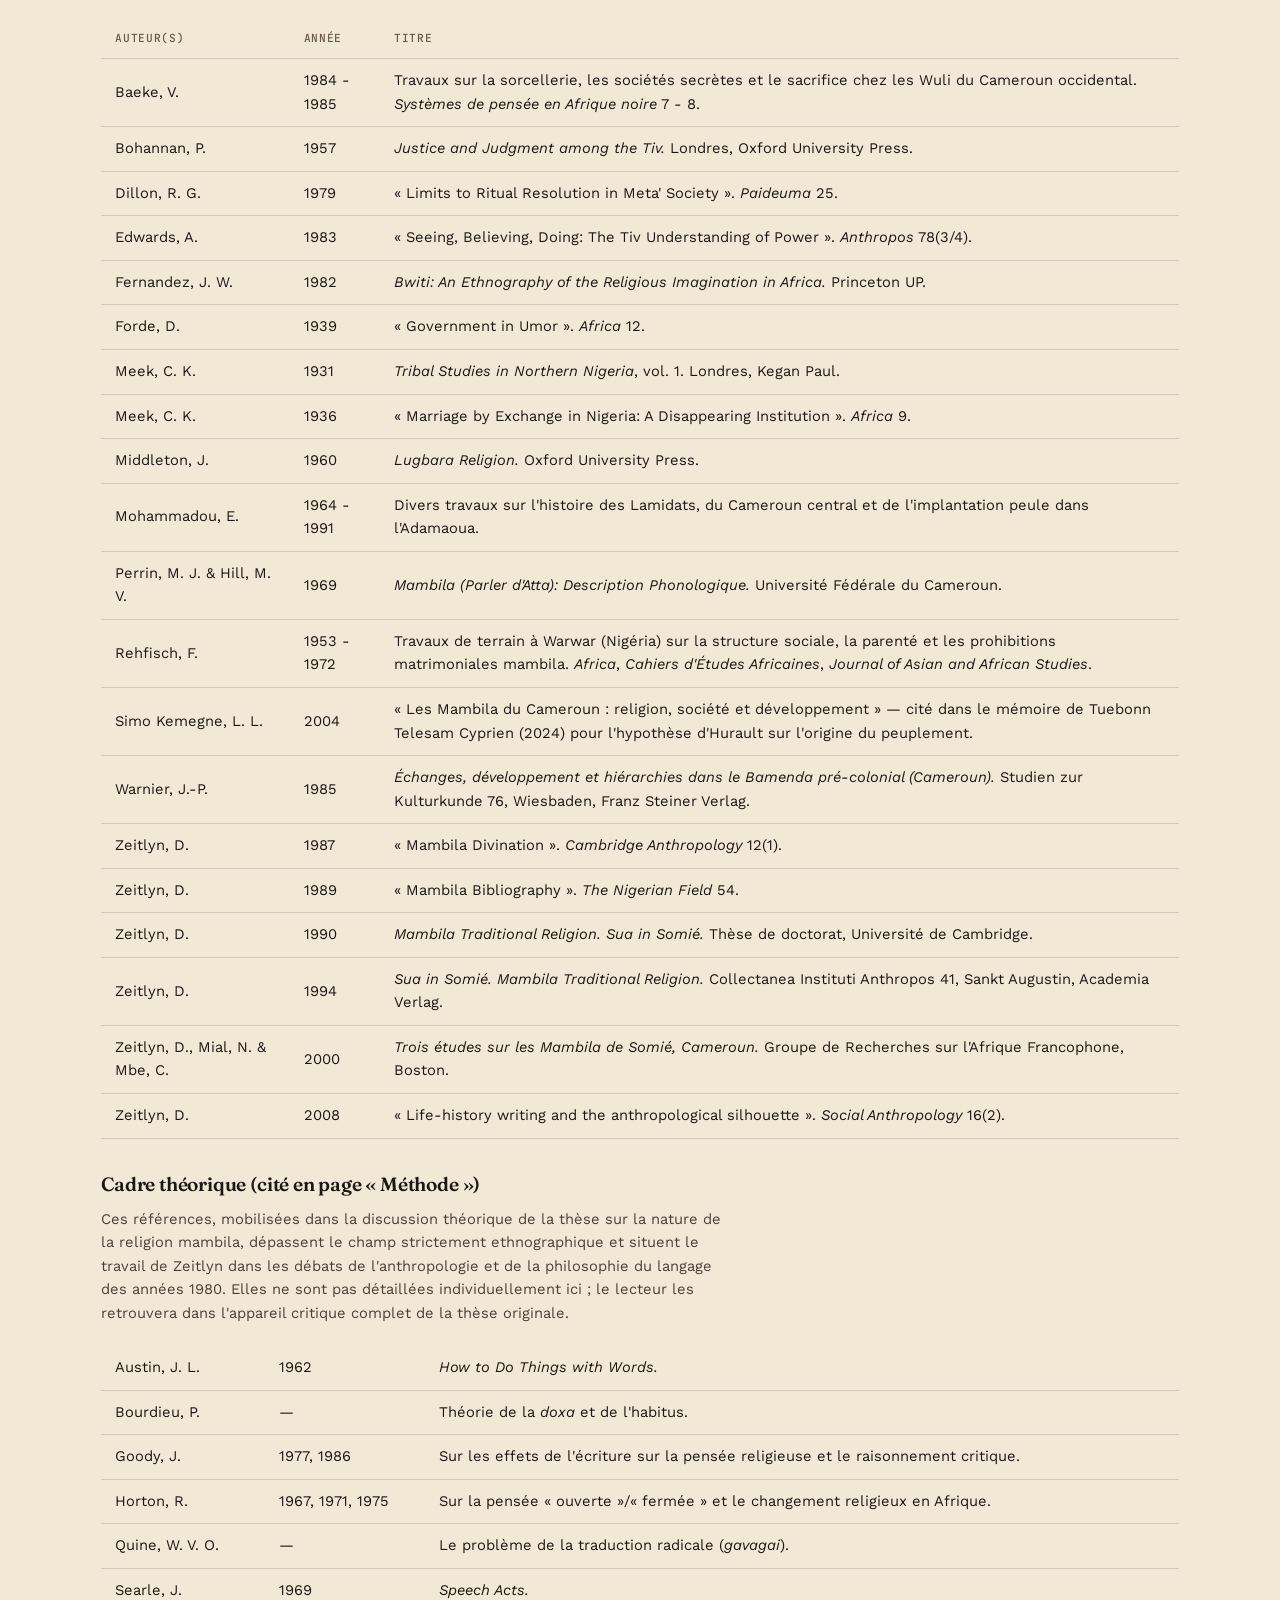
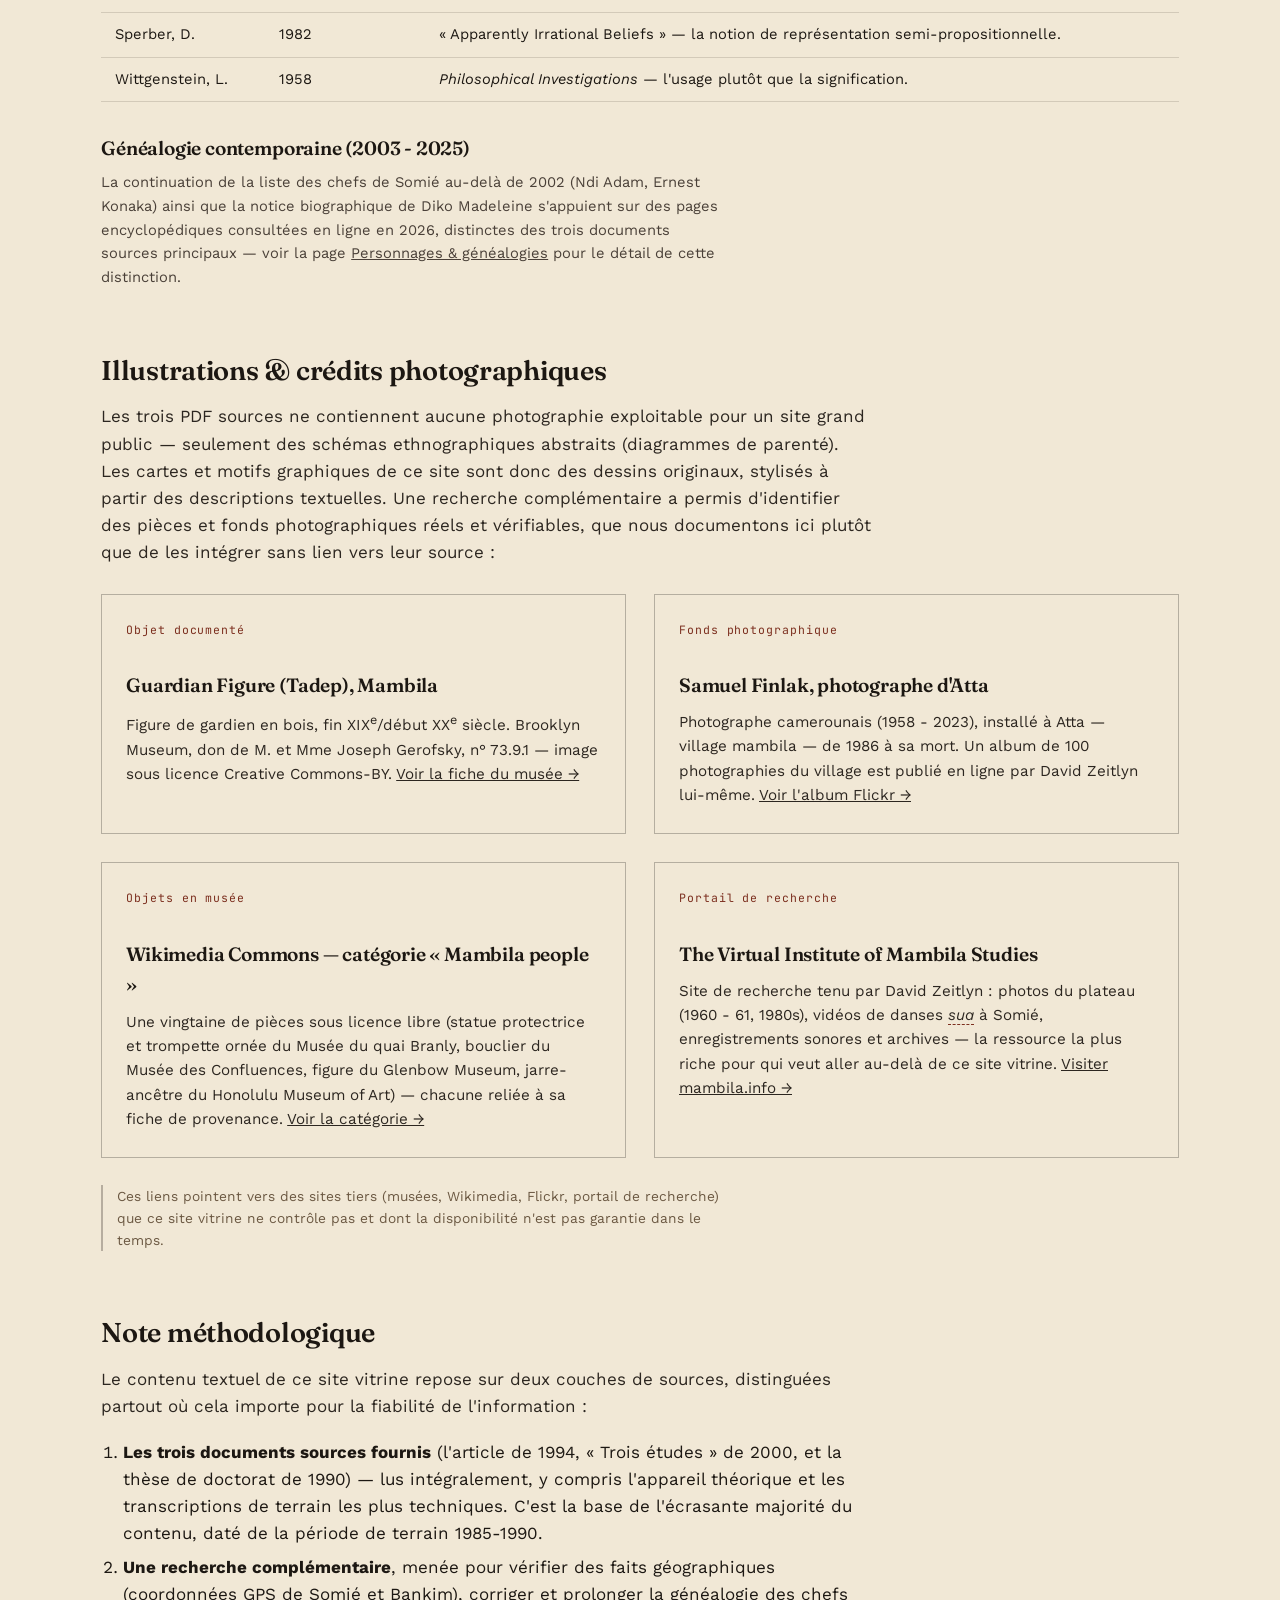
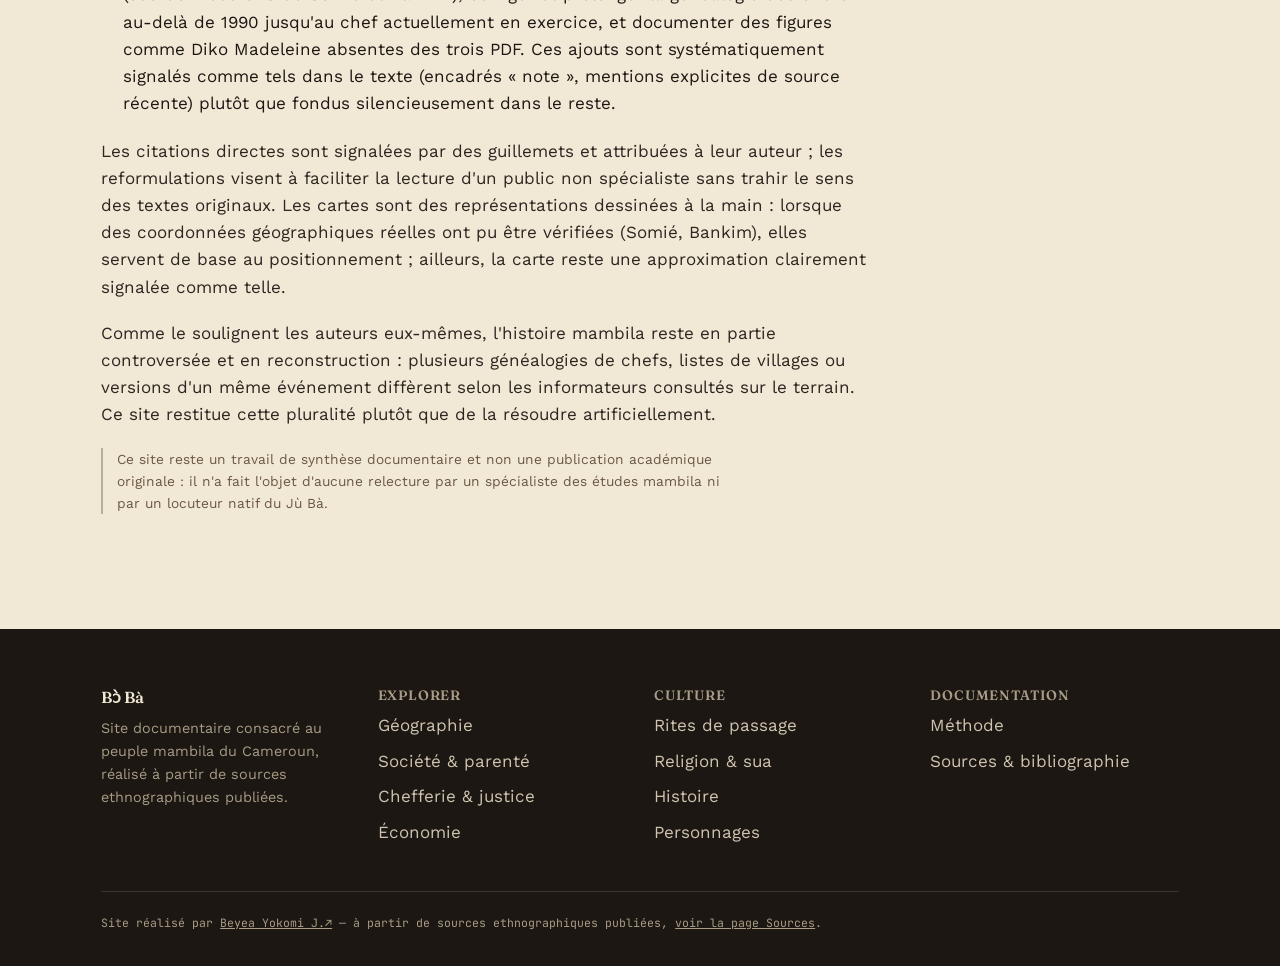
<file: sources.html>
<!doctype html>
<html lang="fr">
<head>
<meta charset="UTF-8">
<meta name="viewport" content="width=device-width, initial-scale=1">
<title>Sources &amp; bibliographie — Bɔ̀ Bà</title>
<meta name="description" content="Sources ethnographiques utilisées pour ce site consacré au peuple mambila du Cameroun : Zeitlyn, Mial Nicodème, Mbe Charles, Rehfisch et autres auteurs.">
<link rel="stylesheet" href="css/style.css">
</head>
<body>

<header class="site-header">
  <div class="nav-row">
    <a href="index.html" class="brand">
      <span class="mark">Bɔ̀ Bà</span>
      <span class="sub">Les Mambila du Cameroun</span>
    </a>
    <button class="nav-toggle" aria-label="Ouvrir le menu" aria-expanded="false">☰ Menu</button>
    <nav class="main">
      <a href="index.html">Accueil</a>
      <a href="geographie.html">Géographie</a>
      <a href="societe.html">Société</a>
      <a href="chefferie.html">Chefferie</a>
      <a href="economie.html">Économie</a>
      <div class="nav-group">
        <button type="button" class="nav-group__toggle" aria-expanded="false">Culture <span class="nav-group__chevron">▾</span></button>
        <div class="nav-group__menu">
          <a href="rites.html">Rites de passage</a>
          <a href="religion.html">Religion &amp; sua</a>
          <a href="histoire.html">Histoire</a>
          <a href="personnages.html">Personnages</a>
        </div>
      </div>
      <div class="nav-group">
        <button type="button" class="nav-group__toggle is-current" aria-expanded="false">Ressources <span class="nav-group__chevron">▾</span></button>
        <div class="nav-group__menu">
          <a href="methode.html">Méthode</a>
          <a href="sources.html" class="active">Sources</a>
        </div>
      </div>
    </nav>
  </div>
</header>

<section class="page-hero">
  <div class="wrap">
    <div class="breadcrumb"><a href="index.html">Accueil</a> / Sources</div>
    <div class="eyebrow">Documentation</div>
    <h1>Sources &amp; bibliographie</h1>
    <p class="lede">Ce site rassemble et met en forme, sans en changer le fond, des travaux
    ethnographiques publiés sur les Mambila du Cameroun. Aucune enquête de terrain n'a été
    menée pour sa réalisation : tout le contenu provient des trois documents sources
    ci-dessous.</p>
  </div>
</section>

<section>
  <div class="wrap">
    <div class="grid cols-4 mb-lg">
      <div class="card">
        <span class="num">Source principale</span>
        <h3>Trois études sur les Mambila de Somié, Cameroun</h3>
        <p>Nicodème Mial, Charles Mbe &amp; David Zeitlyn, mis au point par David Huɔmnuar
        (David Zeitlyn), 2000. Réunit une introduction ethnographique générale, un texte
        historique par Mial Nicodème et le récit du village de Duabang par Mbe Charles.</p>
      </div>
      <div class="card">
        <span class="num">Article</span>
        <h3>L'âge, le pouvoir et la rhétorique : le cas des Mambila au Cameroun</h3>
        <p>David Zeitlyn — analyse de l'usage rhétorique de l'âge dans les audiences à la
        Chefferie de Somié, à partir de transcriptions de serments <em>sua</em>, y compris un
        cas d'adultère documenté en détail.</p>
      </div>
      <div class="card">
        <span class="num">Source académique</span>
        <h3>Mambila Traditional Religion: Sua in Somié</h3>
        <p>David Zeitlyn, thèse de doctorat, Université de Cambridge (1990) — étude approfondie
        de la religion traditionnelle mambila, fondement des chapitres traduits dans « Trois
        études ».</p>
      </div>
      <div class="card">
        <span class="num">Source récente (2024)</span>
        <h3>La sauvegarde du patrimoine culturel immatériel mambila : le cas du <em>sua</em> de Somié</h3>
        <p>Tuebonn Telesam Cyprien, mémoire de fin d'étude, Université de Ngaoundéré, 2024.
        Terrain de mai-août 2024 à Somié ; apporte l'hypothèse d'une origine soudanaise du
        peuple mambila, la mise à jour du nombre de villages de la plaine des Tikar (quatre
        plutôt que trois) et une documentation détaillée des variantes du <em>sua</em> et de sa
        transmission actuelle. Photographies de terrain, dont certaines de I. Nguea (mai 2022),
        utilisées sur ce site avec l'autorisation des auteurs.</p>
      </div>
    </div>

    <div class="prose">
      <h2>Bibliographie citée dans les sources</h2>
      <p>Les ouvrages suivants sont cités par David Zeitlyn dans ses travaux sur les Mambila et
      apparaissent en référence dans les documents utilisés pour ce site.</p>

      <h3>Sources ethnographiques et historiques régionales</h3>
      <table class="data">
        <thead><tr><th>Auteur(s)</th><th>Année</th><th>Titre</th></tr></thead>
        <tbody>
          <tr><td>Baeke, V.</td><td>1984 - 1985</td><td>Travaux sur la sorcellerie, les sociétés secrètes et le sacrifice chez les Wuli du Cameroun occidental. <em>Systèmes de pensée en Afrique noire</em> 7 - 8.</td></tr>
          <tr><td>Bohannan, P.</td><td>1957</td><td><em>Justice and Judgment among the Tiv.</em> Londres, Oxford University Press.</td></tr>
          <tr><td>Dillon, R. G.</td><td>1979</td><td>« Limits to Ritual Resolution in Meta' Society ». <em>Paideuma</em> 25.</td></tr>
          <tr><td>Edwards, A.</td><td>1983</td><td>« Seeing, Believing, Doing: The Tiv Understanding of Power ». <em>Anthropos</em> 78(3/4).</td></tr>
          <tr><td>Fernandez, J. W.</td><td>1982</td><td><em>Bwiti: An Ethnography of the Religious Imagination in Africa.</em> Princeton UP.</td></tr>
          <tr><td>Forde, D.</td><td>1939</td><td>« Government in Umor ». <em>Africa</em> 12.</td></tr>
          <tr><td>Meek, C. K.</td><td>1931</td><td><em>Tribal Studies in Northern Nigeria</em>, vol. 1. Londres, Kegan Paul.</td></tr>
          <tr><td>Meek, C. K.</td><td>1936</td><td>« Marriage by Exchange in Nigeria: A Disappearing Institution ». <em>Africa</em> 9.</td></tr>
          <tr><td>Middleton, J.</td><td>1960</td><td><em>Lugbara Religion.</em> Oxford University Press.</td></tr>
          <tr><td>Mohammadou, E.</td><td>1964 - 1991</td><td>Divers travaux sur l'histoire des Lamidats, du Cameroun central et de l'implantation peule dans l'Adamaoua.</td></tr>
          <tr><td>Perrin, M. J. &amp; Hill, M. V.</td><td>1969</td><td><em>Mambila (Parler d'Atta): Description Phonologique.</em> Université Fédérale du Cameroun.</td></tr>
          <tr><td>Rehfisch, F.</td><td>1953 - 1972</td><td>Travaux de terrain à Warwar (Nigéria) sur la structure sociale, la parenté et les prohibitions matrimoniales mambila. <em>Africa</em>, <em>Cahiers d'Études Africaines</em>, <em>Journal of Asian and African Studies</em>.</td></tr>
          <tr><td>Simo Kemegne, L. L.</td><td>2004</td><td>« Les Mambila du Cameroun : religion, société et développement » — cité dans le mémoire de Tuebonn Telesam Cyprien (2024) pour l'hypothèse d'Hurault sur l'origine du peuplement.</td></tr>
          <tr><td>Warnier, J.-P.</td><td>1985</td><td><em>Échanges, développement et hiérarchies dans le Bamenda pré-colonial (Cameroun).</em> Studien zur Kulturkunde 76, Wiesbaden, Franz Steiner Verlag.</td></tr>
          <tr><td>Zeitlyn, D.</td><td>1987</td><td>« Mambila Divination ». <em>Cambridge Anthropology</em> 12(1).</td></tr>
          <tr><td>Zeitlyn, D.</td><td>1989</td><td>« Mambila Bibliography ». <em>The Nigerian Field</em> 54.</td></tr>
          <tr><td>Zeitlyn, D.</td><td>1990</td><td><em>Mambila Traditional Religion. Sua in Somié.</em> Thèse de doctorat, Université de Cambridge.</td></tr>
          <tr><td>Zeitlyn, D.</td><td>1994</td><td><em>Sua in Somié. Mambila Traditional Religion.</em> Collectanea Instituti Anthropos 41, Sankt Augustin, Academia Verlag.</td></tr>
          <tr><td>Zeitlyn, D., Mial, N. &amp; Mbe, C.</td><td>2000</td><td><em>Trois études sur les Mambila de Somié, Cameroun.</em> Groupe de Recherches sur l'Afrique Francophone, Boston.</td></tr>
          <tr><td>Zeitlyn, D.</td><td>2008</td><td>« Life-history writing and the anthropological silhouette ». <em>Social Anthropology</em> 16(2).</td></tr>
        </tbody>
      </table>

      <h3>Cadre théorique (cité en page « Méthode »)</h3>
      <p class="text-note">Ces références, mobilisées dans la discussion
      théorique de la thèse sur la nature de la religion mambila, dépassent le champ strictement
      ethnographique et situent le travail de Zeitlyn dans les débats de l'anthropologie et de
      la philosophie du langage des années 1980. Elles ne sont pas détaillées individuellement
      ici ; le lecteur les retrouvera dans l'appareil critique complet de la thèse originale.</p>
      <table class="data">
        <tbody>
          <tr><td>Austin, J. L.</td><td>1962</td><td><em>How to Do Things with Words.</em></td></tr>
          <tr><td>Bourdieu, P.</td><td>—</td><td>Théorie de la <em>doxa</em> et de l'habitus.</td></tr>
          <tr><td>Goody, J.</td><td>1977, 1986</td><td>Sur les effets de l'écriture sur la pensée religieuse et le raisonnement critique.</td></tr>
          <tr><td>Horton, R.</td><td>1967, 1971, 1975</td><td>Sur la pensée « ouverte »/« fermée » et le changement religieux en Afrique.</td></tr>
          <tr><td>Quine, W. V. O.</td><td>—</td><td>Le problème de la traduction radicale (<em>gavagai</em>).</td></tr>
          <tr><td>Searle, J.</td><td>1969</td><td><em>Speech Acts.</em></td></tr>
          <tr><td>Sperber, D.</td><td>1982</td><td>« Apparently Irrational Beliefs » — la notion de représentation semi-propositionnelle.</td></tr>
          <tr><td>Wittgenstein, L.</td><td>1958</td><td><em>Philosophical Investigations</em> — l'usage plutôt que la signification.</td></tr>
        </tbody>
      </table>

      <h3>Généalogie contemporaine (2003 - 2025)</h3>
      <p class="text-note">La continuation de la liste des chefs de Somié
      au-delà de 2002 (Ndi Adam, Ernest Konaka) ainsi que la notice biographique de Diko
      Madeleine s'appuient sur des pages encyclopédiques consultées en ligne en 2026, distinctes
      des trois documents sources principaux — voir la page <a href="personnages.html">Personnages
      &amp; généalogies</a> pour le détail de cette distinction.</p>

      <h2>Illustrations &amp; crédits photographiques</h2>
      <p>Les trois PDF sources ne contiennent aucune photographie exploitable pour un site
      grand public — seulement des schémas ethnographiques abstraits (diagrammes de parenté). Les
      cartes et motifs graphiques de ce site sont donc des dessins originaux, stylisés à partir
      des descriptions textuelles. Une recherche complémentaire a permis d'identifier des
      pièces et fonds photographiques réels et vérifiables, que nous documentons ici plutôt que
      de les intégrer sans lien vers leur source :</p>

      <div class="grid cols-2 my-block">
        <div class="card">
          <span class="num">Objet documenté</span>
          <h3>Guardian Figure (Tadep), Mambila</h3>
          <p>Figure de gardien en bois, fin XIX<sup>e</sup>/début XX<sup>e</sup> siècle. Brooklyn
          Museum, don de M. et Mme Joseph Gerofsky, n° 73.9.1 — image sous licence Creative
          Commons-BY. <a href="https://www.brooklynmuseum.org/opencollection/objects/4824" target="_blank" rel="noopener">Voir la fiche du musée →</a></p>
        </div>
        <div class="card">
          <span class="num">Fonds photographique</span>
          <h3>Samuel Finlak, photographe d'Atta</h3>
          <p>Photographe camerounais (1958 - 2023), installé à Atta — village mambila — de 1986 à
          sa mort. Un album de 100 photographies du village est publié en ligne par David
          Zeitlyn lui-même. <a href="https://www.flickr.com/photos/85703746@N00/albums/72157629188437233" target="_blank" rel="noopener">Voir l'album Flickr →</a></p>
        </div>
        <div class="card">
          <span class="num">Objets en musée</span>
          <h3>Wikimedia Commons — catégorie « Mambila people »</h3>
          <p>Une vingtaine de pièces sous licence libre (statue protectrice et trompette ornée
          du Musée du quai Branly, bouclier du Musée des Confluences, figure du Glenbow Museum,
          jarre-ancêtre du Honolulu Museum of Art) — chacune reliée à sa fiche de provenance.
          <a href="https://commons.wikimedia.org/wiki/Category:Mambila_people" target="_blank" rel="noopener">Voir la catégorie →</a></p>
        </div>
        <div class="card">
          <span class="num">Portail de recherche</span>
          <h3>The Virtual Institute of Mambila Studies</h3>
          <p>Site de recherche tenu par David Zeitlyn : photos du plateau (1960 - 61, 1980s),
          vidéos de danses <em>sua</em> à Somié, enregistrements sonores et archives — la
          ressource la plus riche pour qui veut aller au-delà de ce site vitrine.
          <a href="https://mambila.info/" target="_blank" rel="noopener">Visiter mambila.info →</a></p>
        </div>
      </div>
      <p class="note">Ces liens pointent vers des sites tiers (musées, Wikimedia, Flickr,
      portail de recherche) que ce site vitrine ne contrôle pas et dont la disponibilité n'est
      pas garantie dans le temps.</p>

      <h2>Note méthodologique</h2>
      <p>Le contenu textuel de ce site vitrine repose sur deux couches de sources, distinguées
      partout où cela importe pour la fiabilité de l'information :</p>
      <ol class="max-w-prose">
        <li><strong>Les trois documents sources fournis</strong> (l'article de 1994, « Trois
        études » de 2000, et la thèse de doctorat de 1990) — lus intégralement, y compris
        l'appareil théorique et les transcriptions de terrain les plus techniques. C'est la
        base de l'écrasante majorité du contenu, daté de la période de terrain 1985-1990.</li>
        <li><strong>Une recherche complémentaire</strong>, menée pour vérifier des faits
        géographiques (coordonnées GPS de Somié et Bankim), corriger et prolonger la généalogie
        des chefs au-delà de 1990 jusqu'au chef actuellement en exercice, et documenter des
        figures comme Diko Madeleine absentes des trois PDF. Ces ajouts sont systématiquement
        signalés comme tels dans le texte (encadrés « note », mentions explicites de source
        récente) plutôt que fondus silencieusement dans le reste.</li>
      </ol>
      <p>Les citations directes sont signalées par des guillemets et attribuées à leur auteur ;
      les reformulations visent à faciliter la lecture d'un public non spécialiste sans trahir
      le sens des textes originaux. Les cartes sont des représentations dessinées à la main :
      lorsque des coordonnées géographiques réelles ont pu être vérifiées (Somié, Bankim), elles
      servent de base au positionnement ; ailleurs, la carte reste une approximation clairement
      signalée comme telle.</p>
      <p>Comme le soulignent les auteurs eux-mêmes, l'histoire mambila reste en partie
      controversée et en reconstruction : plusieurs généalogies de chefs, listes de villages ou
      versions d'un même événement diffèrent selon les informateurs consultés sur le terrain.
      Ce site restitue cette pluralité plutôt que de la résoudre artificiellement.</p>
      <p class="note">Ce site reste un travail de synthèse documentaire et non une publication
      académique originale : il n'a fait l'objet d'aucune relecture par un spécialiste des
      études mambila ni par un locuteur natif du Jù Bà.</p>
    </div>
  </div>
</section>

<footer>
  <div class="wrap">
    <div class="grid cols-4">
      <div>
        <h4>Bɔ̀ Bà</h4>
        <p class="brand-desc">Site documentaire consacré au peuple mambila
        du Cameroun, réalisé à partir de sources ethnographiques publiées.</p>
      </div>
      <div>
        <h4 class="col-label">Explorer</h4>
        <ul class="linklist">
          <li><a href="geographie.html">Géographie</a></li>
          <li><a href="societe.html">Société &amp; parenté</a></li>
          <li><a href="chefferie.html">Chefferie &amp; justice</a></li>
          <li><a href="economie.html">Économie</a></li>
        </ul>
      </div>
      <div>
        <h4 class="col-label">Culture</h4>
        <ul class="linklist">
          <li><a href="rites.html">Rites de passage</a></li>
          <li><a href="religion.html">Religion &amp; sua</a></li>
          <li><a href="histoire.html">Histoire</a></li>
          <li><a href="personnages.html">Personnages</a></li>
        </ul>
      </div>
      <div>
        <h4 class="col-label">Documentation</h4>
        <ul class="linklist">
          <li><a href="methode.html">Méthode</a></li>
          <li><a href="sources.html">Sources &amp; bibliographie</a></li>
        </ul>
      </div>
    </div>
    <div class="foot-note">
      <span>Site réalisé par <a href="https://yokomi-potofolio.onrender.com/" target="_blank" rel="noopener">Beyea Yokomi J.↗</a> — à partir de sources ethnographiques publiées, <a href="sources.html">voir la page Sources</a>.</span>
      
    </div>
  </div>
</footer>

<script src="js/lexicon-data.js"></script>
<script src="js/main.js"></script>
<script src="js/lexicon.js"></script>
</body>
</html>
</file>
<file: css/style.css>
/* ===========================================================
   Bɔ̀ Bà — site vitrine sur le peuple Mambila du Cameroun
   =========================================================== */

@import url('https://fonts.googleapis.com/css2?family=Fraunces:ital,opsz,wght@0,9..144,400;0,9..144,500;0,9..144,600;0,9..144,700;1,9..144,500&family=Work+Sans:wght@400;500;600&family=JetBrains+Mono:wght@400;500&display=swap');

:root{
  --ink:        #1c1712;
  --paper:      #f1e8d6;
  --paper-2:    #e7dabf;
  --terre:      #a4402a;
  --terre-dk:   #7c2f1f;
  --plaine:     #3b5a41;
  --plaine-dk:  #294435;
  --safran:     #c98a2e;
  --bois:       #6b5842;
  --line:       rgba(28,23,18,.14);
  --line-strong:rgba(28,23,18,.28);

  /* Tons clairs utilisés sur fond sombre (footer, section.dark) — promus
     depuis des couleurs auparavant codées en dur en style inline. */
  --paper-dim:  #cfc4b0;
  --paper-dim-2:#a89c86;
  /* Tons de texte secondaire sur fond clair, également promus depuis du
     style inline répété (cartes, notes, paragraphes courants). */
  --ink-soft:   #4a4038;
  --ink-strong: #2c2620;
  --ink-strong-2: #3a3129;

  --serif: 'Fraunces', ui-serif, Georgia, serif;
  --sans:  'Work Sans', ui-sans-serif, system-ui, sans-serif;
  --mono:  'JetBrains Mono', ui-monospace, monospace;

  --maxw: 1180px;
}

*{ box-sizing:border-box; }
html{ scroll-behavior:smooth; }
body{
  margin:0;
  background:var(--paper);
  color:var(--ink);
  font-family:var(--sans);
  font-size:17px;
  line-height:1.6;
  -webkit-font-smoothing:antialiased;
}

/* subtle woven-paper texture */
body::before{
  content:"";
  position:fixed; inset:0;
  pointer-events:none;
  opacity:.5;
  background-image:
    repeating-linear-gradient(0deg, rgba(28,23,18,.018) 0 1px, transparent 1px 3px),
    repeating-linear-gradient(90deg, rgba(28,23,18,.012) 0 1px, transparent 1px 3px);
  z-index:0;
}

a{ color:inherit; }
img{ max-width:100%; display:block; }

h1,h2,h3,h4{
  font-family:var(--serif);
  font-weight:600;
  margin:0 0 .4em;
  letter-spacing:-.01em;
  color:var(--ink);
}

.eyebrow{
  font-family:var(--mono);
  font-size:.72rem;
  letter-spacing:.14em;
  text-transform:uppercase;
  color:var(--terre-dk);
  display:flex;
  align-items:center;
  gap:.6em;
  margin-bottom:.9em;
}
.eyebrow::before{
  content:"";
  width:22px; height:1px;
  background:var(--terre-dk);
  display:inline-block;
}

p{ margin:0 0 1.1em; max-width:64ch; }
.lede{ font-size:1.18rem; color:#3a3129; }

.wrap{
  max-width:var(--maxw);
  margin:0 auto;
  padding:0 clamp(20px, 4vw, 56px);
  position:relative;
  z-index:1;
}

/* ---------------- Header / nav ---------------- */
.site-header{
  position:sticky; top:0; z-index:50;
  background:rgba(241,232,214,.94);
  backdrop-filter:blur(6px);
  border-bottom:1px solid var(--line);
}
.nav-row{
  display:flex; align-items:center; justify-content:space-between;
  padding:14px clamp(20px,4vw,56px);
  max-width:var(--maxw); margin:0 auto;
  gap:28px;
}
.brand{
  display:flex; flex-direction:column; gap:2px;
  text-decoration:none;
  line-height:1.15;
  flex-shrink:0;
}
.brand .mark{
  font-family:var(--serif); font-weight:700; font-size:1.32rem;
  color:var(--terre-dk);
}
.brand .sub{
  font-family:var(--mono); font-size:.64rem; letter-spacing:.05em;
  color:var(--bois); text-transform:uppercase;
  white-space:nowrap;
}

nav.main{
  display:flex; align-items:center; gap:2px;
  font-family:var(--mono);
  font-size:.78rem;
  letter-spacing:.02em;
}
nav.main > a{
  text-decoration:none;
  padding:8px 12px;
  border-radius:3px;
  color:var(--ink);
  opacity:.72;
  transition:opacity .15s, background .15s;
  white-space:nowrap;
}
nav.main > a:hover{ opacity:1; background:rgba(164,64,42,.1); }
nav.main > a.active{ opacity:1; color:var(--terre-dk); font-weight:600; }

/* Sous-menus regroupés ("Culture", "Ressources") : allègent la barre en
   évitant d'afficher les 11 pages à plat, qui débordait et se repliait
   maladroitement sur deux lignes sur les résolutions de bureau moyennes. */
.nav-group{ position:relative; }
.nav-group__toggle{
  display:flex; align-items:center; gap:.35em;
  font-family:var(--mono); font-size:.78rem; letter-spacing:.02em;
  background:none; border:none; padding:8px 12px; border-radius:3px;
  color:var(--ink); opacity:.72; cursor:pointer;
  transition:opacity .15s, background .15s;
}
.nav-group__toggle:hover, .nav-group__toggle[aria-expanded="true"]{
  opacity:1; background:rgba(164,64,42,.1);
}
.nav-group__toggle.is-current{ opacity:1; color:var(--terre-dk); font-weight:600; }
.nav-group__chevron{ font-size:.7em; transition:transform .15s ease; }
.nav-group__toggle[aria-expanded="true"] .nav-group__chevron{ transform:rotate(180deg); }

.nav-group__menu{
  display:none;
  position:absolute; top:calc(100% + 6px); left:0;
  background:var(--paper); border:1px solid var(--line-strong);
  box-shadow:0 8px 20px rgba(28,23,18,.12);
  padding:6px; min-width:180px;
  flex-direction:column; gap:1px;
}
.nav-group__menu.is-open{ display:flex; }
.nav-group__menu a{
  text-decoration:none; color:var(--ink); font-size:.78rem;
  padding:9px 12px; border-radius:3px; opacity:.85;
  white-space:nowrap;
}
.nav-group__menu a:hover, .nav-group__menu a.active{
  opacity:1; background:rgba(164,64,42,.1); color:var(--terre-dk);
}

.nav-toggle{ display:none; }

@media (max-width: 900px){
  nav.main{ display:none; }
  .nav-toggle{
    display:inline-flex; align-items:center; gap:.4em;
    font-family:var(--mono); font-size:.75rem;
    background:none; border:1px solid var(--line-strong);
    padding:8px 12px; border-radius:4px; cursor:pointer; color:var(--ink);
  }
  nav.main.open{
    display:flex; flex-direction:column; align-items:stretch;
    position:absolute; top:100%; left:0; right:0;
    background:var(--paper); border-bottom:1px solid var(--line);
    padding:8px clamp(20px,4vw,56px) 16px;
    gap:1px;
  }
  /* En menu mobile déplié, les sous-groupes deviennent eux aussi de
     simples sections empilées plutôt que des menus déroulants flottants
     (qui n'ont pas de sens dans une colonne déjà pleine largeur). */
  nav.main.open .nav-group{ display:flex; flex-direction:column; }
  nav.main.open .nav-group__toggle{ justify-content:space-between; width:100%; }
  nav.main.open .nav-group__menu{
    display:none; position:static; box-shadow:none; border:none;
    padding:0 0 0 14px; margin-top:2px;
  }
  nav.main.open .nav-group__menu.is-open{ display:flex; }
}

/* ---------------- Hero ---------------- */
.hero{
  position:relative;
  padding:clamp(60px,10vw,120px) 0 clamp(50px,7vw,90px);
  overflow:hidden;
  border-bottom:1px solid var(--line);
}
.hero .wrap{ display:grid; grid-template-columns:1.15fr .85fr; gap:56px; align-items:end; }
@media (max-width:880px){ .hero .wrap{ grid-template-columns:1fr; } }

.hero h1{
  font-size:clamp(2.6rem, 6vw, 4.6rem);
  line-height:.98;
  margin-bottom:.28em;
}
.hero h1 em{
  font-style:italic;
  color:var(--terre-dk);
}
.hero .lede{ max-width:46ch; }

.hero-fig{
  border:1px solid var(--line-strong);
  background:var(--paper-2);
  aspect-ratio:4/5;
  position:relative;
  overflow:hidden;
}
.hero-fig svg{ width:100%; height:100%; }
.hero-fig .cap{
  position:absolute; left:0; right:0; bottom:0;
  font-family:var(--mono); font-size:.68rem;
  padding:10px 14px; background:rgba(28,23,18,.82); color:var(--paper);
  letter-spacing:.02em;
}

/* decorative band of parallel lines echoing "strates" of plaine/plateau */
.strata{
  height:64px;
  background:
    linear-gradient(180deg, transparent 0 46%, var(--terre) 46% 50%, transparent 50%),
    linear-gradient(180deg, transparent 0 60%, var(--plaine) 60% 64%, transparent 64%),
    linear-gradient(180deg, transparent 0 76%, var(--safran) 76% 79%, transparent 79%);
  opacity:.9;
}

/* ---------------- Sections generic ---------------- */
section{ padding:clamp(52px,8vw,96px) 0; position:relative; }
section.alt{ background:var(--paper-2); border-top:1px solid var(--line); border-bottom:1px solid var(--line); }
section.dark{ background:var(--ink); color:var(--paper); }
section.dark h1,section.dark h2,section.dark h3{ color:var(--paper); }
section.dark .eyebrow{ color:var(--safran); }
section.dark .eyebrow::before{ background:var(--safran); }
section.dark p{ color:#cfc4b0; }

.section-head{ max-width:70ch; margin-bottom:2.6em; }
.section-head h2{ font-size:clamp(1.8rem, 3.4vw, 2.6rem); }

/* ---------------- Cards / grids ---------------- */
.grid{ display:grid; gap:28px; }
.grid.cols-2{ grid-template-columns:repeat(2,1fr); }
.grid.cols-3{ grid-template-columns:repeat(3,1fr); }
.grid.cols-4{ grid-template-columns:repeat(4,1fr); }
@media (max-width:880px){ .grid.cols-2,.grid.cols-3,.grid.cols-4{ grid-template-columns:1fr; } }
@media (max-width:1080px){ .grid.cols-4{ grid-template-columns:repeat(2,1fr); } }

.card{
  border:1px solid var(--line-strong);
  background:var(--paper);
  padding:26px 24px;
  position:relative;
}
section.alt .card{ background:var(--paper); }
.card .num{
  font-family:var(--mono); font-size:.72rem; color:var(--terre-dk);
  letter-spacing:.08em; margin-bottom:.8em; display:block;
}
.card h3{ font-size:1.18rem; margin-bottom:.5em; }
.card p{ font-size:.95rem; color:var(--ink-soft); margin-bottom:0; }

/* Carte cliquable (page d'accueil) : retire le soulignement de lien par
   défaut et ajoute un signal de survol discret. */
.card.card-link{
  text-decoration:none;
  transition:border-color .18s ease, transform .18s ease;
}
.card.card-link:hover, .card.card-link:focus-visible{
  border-color:var(--terre);
  transform:translateY(-2px);
}
.card.card-link--block{ display:block; }
@media (prefers-reduced-motion: reduce){
  .card.card-link{ transition:none; }
  .card.card-link:hover, .card.card-link:focus-visible{ transform:none; }
}

.stat{
  border-left:2px solid var(--terre);
  padding-left:18px;
}
.stat .n{
  font-family:var(--serif); font-weight:700;
  font-size:clamp(2.1rem,4vw,3.1rem);
  line-height:1; color:var(--terre-dk);
  display:block; margin-bottom:.15em;
}
.stat .lab{ font-family:var(--mono); font-size:.75rem; color:var(--bois); letter-spacing:.02em; }

/* ---------------- Timeline (histoire) ---------------- */
.timeline{ position:relative; margin-top:2.5em; }
.timeline::before{
  content:""; position:absolute; left:9px; top:6px; bottom:6px; width:1px;
  background:var(--line-strong);
}
.tl-item{ position:relative; padding-left:38px; margin-bottom:2.4em; }
.tl-item::before{
  content:""; position:absolute; left:0; top:5px;
  width:20px; height:20px; border-radius:50%;
  background:var(--paper); border:2px solid var(--terre);
}
.tl-item .when{ font-family:var(--mono); font-size:.78rem; color:var(--terre-dk); letter-spacing:.04em; margin-bottom:.3em; display:block; }
.tl-item h3{ font-size:1.3rem; margin-bottom:.4em; }

/* ---------------- Pull quote / temoignage ---------------- */
blockquote.field{
  margin:2.2em 0;
  padding:1.6em 1.8em;
  background:var(--paper-2);
  border-left:3px solid var(--terre);
  font-family:var(--serif);
  font-style:italic;
  font-size:1.2rem;
  line-height:1.5;
  color:var(--terre-dk);
}
blockquote.field cite{
  display:block; font-style:normal; font-family:var(--mono);
  font-size:.72rem; letter-spacing:.05em; color:var(--bois); margin-top:.8em;
}
/* Variante utilisée sur fond sombre (section.dark) : fond transparent,
   bordure et texte réadaptés au contraste de la section. */
blockquote.field.field--dark{
  background:none; border-color:var(--safran); color:var(--paper); font-size:1.5rem; max-width:52ch;
}
blockquote.field.field--dark cite{ color:var(--paper-dim); }

/* ---------------- Definition list / lexique ---------------- */
.lexicon{ display:grid; gap:0; border-top:1px solid var(--line-strong); margin-top:1.6em; }
.lex-row{
  display:grid; grid-template-columns:180px 1fr;
  gap:24px; padding:18px 0; border-bottom:1px solid var(--line);
}
@media (max-width:680px){ .lex-row{ grid-template-columns:1fr; gap:6px; } }
.lex-term{ font-family:var(--serif); font-weight:600; font-style:italic; color:var(--terre-dk); font-size:1.05rem; }
.lex-def{ color:var(--ink-strong-2); font-size:.96rem; }

/* ---------------- Table of villages / chefs ---------------- */
table.data{
  width:100%; border-collapse:collapse; margin-top:1.4em; font-size:.92rem;
}
table.data th, table.data td{
  text-align:left; padding:10px 14px; border-bottom:1px solid var(--line);
}
table.data th{
  font-family:var(--mono); font-size:.7rem; letter-spacing:.06em; text-transform:uppercase;
  color:var(--bois); font-weight:500;
}
table.data tr:hover td{ background:rgba(164,64,42,.05); }

/* ---------------- Map (svg) ---------------- */
.map-box{
  border:1px solid var(--line-strong); background:var(--paper-2);
  padding:20px;
}
/* Variante utilisée quand le schéma SVG doit occuper tout le cadre, sans
   marge intérieure ni légende (ex. schéma de la véranda du palais). */
.map-box.map-box--flush{ padding:0; overflow:hidden; }
.map-legend{ display:flex; flex-wrap:wrap; gap:16px; margin-top:16px; font-family:var(--mono); font-size:.72rem; }
.map-legend span{ display:inline-flex; align-items:center; gap:6px; }
.map-legend i{ width:11px; height:11px; display:inline-block; border-radius:50%; }
.map-legend i.dot-terre{ background:var(--terre); }
.map-legend i.dot-safran{ background:var(--safran); }
.map-legend i.dot-bois{ background:var(--bois); }

/* ---------------- Footer ---------------- */
footer{
  background:var(--ink); color:var(--paper);
  padding:56px 0 34px;
}
footer h4{ color:var(--paper); font-size:1rem; }
footer a{ color:var(--paper-dim); text-decoration:none; }
footer a:hover{ color:var(--safran); }
footer .grid{ margin-bottom:36px; }
.foot-note{
  border-top:1px solid rgba(241,232,214,.15);
  padding-top:22px;
  font-family:var(--mono); font-size:.72rem;
  color:var(--paper-dim-2);
  display:flex; justify-content:space-between; flex-wrap:wrap; gap:10px;
}
.foot-note a{ color:var(--paper-dim-2); text-decoration:underline; }
.foot-note a:hover{ color:var(--safran); }

/* Uniformisées depuis des styles inline auparavant dupliqués sur chaque
   page (jusqu'à 6 fois identiques) : libellé de colonne du footer, et
   paragraphe de présentation de la marque. */
footer h4.col-label{
  font-size:.85rem; text-transform:uppercase; letter-spacing:.06em; color:var(--paper-dim-2);
}
footer .brand-desc{
  color:var(--paper-dim-2); font-size:.9rem; max-width:26ch;
}

/* ---------------- Buttons / links ---------------- */
.btn{
  display:inline-flex; align-items:center; gap:.5em;
  font-family:var(--mono); font-size:.8rem; letter-spacing:.03em;
  padding:12px 20px;
  border:1px solid var(--ink);
  text-decoration:none; color:var(--ink);
  transition:background .15s,color .15s;
}
.btn:hover{ background:var(--ink); color:var(--paper); }
.btn.primary{ background:var(--terre); border-color:var(--terre); color:var(--paper); }
.btn.primary:hover{ background:var(--terre-dk); border-color:var(--terre-dk); }
/* Variante utilisée sur fond sombre (section.dark) */
.btn.btn--on-dark{ border-color:var(--paper); color:var(--paper); margin-top:1.4em; }
.btn.btn--on-dark:hover{ background:var(--paper); color:var(--ink); }

.linklist{ list-style:none; margin:0; padding:0; }
.linklist li{ margin-bottom:.5em; }
.linklist a{ text-decoration:none; }
.linklist a:hover{ text-decoration:underline; }

/* ---------------- Page hero (sous-pages) ---------------- */
.page-hero{
  padding:clamp(50px,8vw,84px) 0 clamp(36px,5vw,56px);
  border-bottom:1px solid var(--line);
}
.page-hero h1{ font-size:clamp(2.2rem,5vw,3.4rem); max-width:16ch; }
.breadcrumb{
  font-family:var(--mono); font-size:.72rem; color:var(--bois); letter-spacing:.03em;
  margin-bottom:1.4em;
}
.breadcrumb a{ text-decoration:none; color:var(--bois); }
.breadcrumb a:hover{ color:var(--terre-dk); }

/* ---------------- Two column article ---------------- */
.article-grid{
  display:grid; grid-template-columns:220px 1fr; gap:56px;
  align-items:start;
}
@media (max-width:880px){ .article-grid{ grid-template-columns:1fr; } }
.article-nav{
  position:sticky; top:90px;
  font-family:var(--mono); font-size:.76rem;
}
.article-nav .lab{ text-transform:uppercase; letter-spacing:.08em; color:var(--bois); margin-bottom:.9em; display:block; }
.article-nav ul{ list-style:none; margin:0; padding:0; border-left:1px solid var(--line-strong); }
.article-nav li a{
  display:block; padding:7px 0 7px 14px; text-decoration:none; color:var(--ink); opacity:.7;
  border-left:2px solid transparent; margin-left:-1px;
}
.article-nav li a:hover{ opacity:1; }
.article-nav li a.active{ opacity:1; border-left-color:var(--terre); color:var(--terre-dk); font-weight:600; }

@media (max-width:880px){
  /* En une seule colonne, le sommaire n'a plus de place latérale dédiée :
     le sticky le faisait flotter par-dessus le texte pendant le scroll.
     Il redevient un bloc normal, à sa place dans le flux, replié par
     défaut pour ne pas allonger la page avant le texte de l'article. */
  .article-nav{ position:static; top:auto; margin-bottom:2em; }

  .article-nav__toggle{
    display:flex; align-items:center; gap:.5em; width:100%;
    background:var(--paper-2); border:1px solid var(--line-strong);
    padding:12px 16px; text-align:left;
    font-family:var(--mono); font-size:.76rem; text-transform:uppercase;
    letter-spacing:.08em; color:var(--bois);
  }
  .article-nav__chevron{ margin-left:auto; transition:transform .18s ease; }
  .article-nav.is-collapsed .article-nav__chevron{ transform:rotate(-90deg); }
  .article-nav.is-collapsed ul{ display:none; }
  .article-nav:not(.is-collapsed) ul{
    border-left:none; border:1px solid var(--line-strong); border-top:none;
    padding:6px 10px;
  }
}
@media (min-width:881px){
  /* Le bouton n'existe que pour le comportement mobile : au-delà du
     point de rupture, on le masque et on force la liste visible même si
     le JS l'avait marquée repliée avant un redimensionnement de fenêtre. */
  .article-nav__toggle{ display:none; }
  .article-nav ul{ display:block !important; }
}

.prose h2{ font-size:1.7rem; margin-top:2.2em; scroll-margin-top:100px; }
.prose h2:first-child{ margin-top:0; }
.prose h3{ font-size:1.2rem; margin-top:1.6em; scroll-margin-top:100px; }
.prose p{ max-width:70ch; color:var(--ink-strong); }
.prose ul, .prose ol{ max-width:70ch; padding-left:1.3em; margin-bottom:1.2em; }
.prose li{ margin-bottom:.4em; }
.prose .note{
  font-size:.86rem; color:var(--bois); border-left:2px solid var(--line-strong);
  padding-left:14px; margin:1.4em 0;
}
/* Paragraphe secondaire, plus discret que le corps de texte principal
   (ex. notes bibliographiques annexes en page Sources). */
.prose .text-note{ font-size:.92rem; color:var(--ink-soft); }

/* small figure caption style */
.figure{ margin:1.8em 0; }
.figure .cap{ font-family:var(--mono); font-size:.72rem; color:var(--bois); margin-top:.6em; }

/* pill tags */
.tag{
  display:inline-block; font-family:var(--mono); font-size:.68rem; letter-spacing:.04em;
  padding:4px 9px; border:1px solid var(--line-strong); color:var(--bois); text-transform:uppercase;
  margin-right:6px; margin-bottom:6px;
}

/* reveal-on-scroll */
.reveal{ opacity:0; transform:translateY(14px); transition:opacity .6s ease, transform .6s ease; }
.reveal.in{ opacity:1; transform:none; }

@media (prefers-reduced-motion: reduce){
  html{ scroll-behavior:auto; }
  .reveal{ opacity:1; transform:none; transition:none; }
}

/* Bloc de boutons du hero d'accueil */
.hero-actions{ display:flex; gap:14px; flex-wrap:wrap; margin-top:1.8em; }

/* Espacement systématique du chapeau (lede) sous un titre de page —
   remplace un style inline identique répété sur 10 pages sur 11. */
.page-hero .lede{ margin-top:.6em; }

/* ---------------- Bloc de transition en fin de page ----------------
   Remplace un motif de styles inline identiques (text-align:center,
   justify-content:center, margin:0 auto...) auparavant répété sur 9
   pages sur 11. */
.cta-block{ text-align:center; }
.cta-block .eyebrow{ justify-content:center; }
.cta-block p{ margin:0 auto 1.6em; }

/* Utilitaires de marge / largeur — remplacent les derniers cas isolés de
   style inline (ajustements ponctuels, pas des motifs répétés). */
.mt-lg{ margin-top:56px; }
.mt-md{ margin-top:28px; }
.mt-sm{ margin-top:1.6em; }
.max-w-none{ max-width:none; }
.max-w-prose{ max-width:70ch; }
.mb-lg{ margin-bottom:3em; }
/* Grilles/statistiques intégrées au texte courant (.prose) — quatre
   variantes d'espacement vertical, auparavant en style inline identique
   sur plusieurs pages. */
.my-block{ margin:1.6em 0; }
.my-block--lg{ margin:1.8em 0; }
.my-block--xl{ margin:2em 0; }
.mx-auto-tight{ margin:0 auto 1.6em; }

/* ---------------- Barre de progression de lecture ----------------
   Discrète, en haut de fenêtre, uniquement sur les pages longues
   dotées d'une zone .prose. Suit le pourcentage de défilement déjà
   effectué à travers l'article. */
.read-progress{
  position:fixed; top:0; left:0; right:0; height:3px; z-index:60;
  background:transparent;
  pointer-events:none;
}
.read-progress__bar{
  height:100%; width:0%;
  background:var(--terre);
  transition:width .1s linear;
}
@media (prefers-reduced-motion: reduce){
  .read-progress__bar{ transition:none; }
}

/* ---------------- Sua concept tree (organigramme) ---------------- */
.sua-tree{
  margin:2em 0;
  padding:28px 20px;
  background:var(--paper-2);
  border:1px solid var(--line-strong);
  overflow-x:auto;
}
.sua-tree__root{
  display:flex; justify-content:center; margin-bottom:22px;
}
.sua-tree__root span{
  font-family:var(--serif); font-weight:700; font-style:italic; font-size:1.5rem;
  color:var(--terre-dk);
  background:var(--paper); border:2px solid var(--terre);
  padding:8px 26px;
  position:relative;
}
.sua-tree__root::after{
  content:'';
  display:block; position:relative;
  width:1px; height:22px; background:var(--line-strong);
  margin:0 auto;
  order:2;
}
.sua-tree__branches{
  display:flex; justify-content:center; gap:48px; flex-wrap:wrap;
  position:relative;
  padding-top:22px;
  border-top:1px solid var(--line-strong);
}
.sua-tree__branch{ min-width:220px; flex:1 1 260px; }
.sua-tree__node{ display:flex; justify-content:center; margin-bottom:18px; }
.sua-tree__node span{
  font-family:var(--mono); font-size:.82rem; letter-spacing:.03em; text-transform:uppercase;
  background:var(--terre); color:var(--paper);
  padding:7px 16px;
}
.sua-tree__leaves{
  display:flex; flex-direction:column; gap:10px;
  border-left:2px solid var(--line-strong);
  padding-left:16px;
}
.sua-tree__leaf{
  display:flex; flex-direction:column; gap:2px;
  background:var(--paper); border:1px solid var(--line);
  padding:9px 12px;
}
.sua-tree__leaf span{
  font-family:var(--serif); font-style:italic; font-weight:600; color:var(--ink-strong); font-size:.96rem;
}
.sua-tree__leaf small{ font-family:var(--mono); font-size:.7rem; color:var(--bois); }

/* ---------------- Lexique interactif ---------------- */
.lex-hit{
  border-bottom:1px dashed var(--terre-dk);
  cursor:help;
  text-decoration:none;
}
.lex-hit:hover, .lex-hit:focus-visible{
  background:rgba(164,64,42,.1);
  outline:none;
}
.lex-tooltip{
  position:absolute;
  z-index:200;
  max-width:280px;
  background:var(--ink);
  color:var(--paper);
  padding:14px 16px;
  font-size:.86rem;
  line-height:1.5;
  box-shadow:0 8px 24px rgba(28,23,18,.28);
  display:flex;
  flex-direction:column;
  gap:.4em;
}
.lex-tooltip[hidden]{ display:none; }
.lex-tooltip-term{
  font-family:var(--serif); font-style:italic; font-weight:600;
  color:var(--safran); font-size:1.02rem;
}
.lex-tooltip-def{ color:var(--paper-dim); }
.lex-tooltip-link{
  font-family:var(--mono); font-size:.72rem; letter-spacing:.03em;
  color:var(--paper); text-decoration:none; margin-top:.3em;
  border-top:1px solid rgba(241,232,214,.15); padding-top:.5em;
}
.lex-tooltip-link:hover{ color:var(--safran); }
</file>
